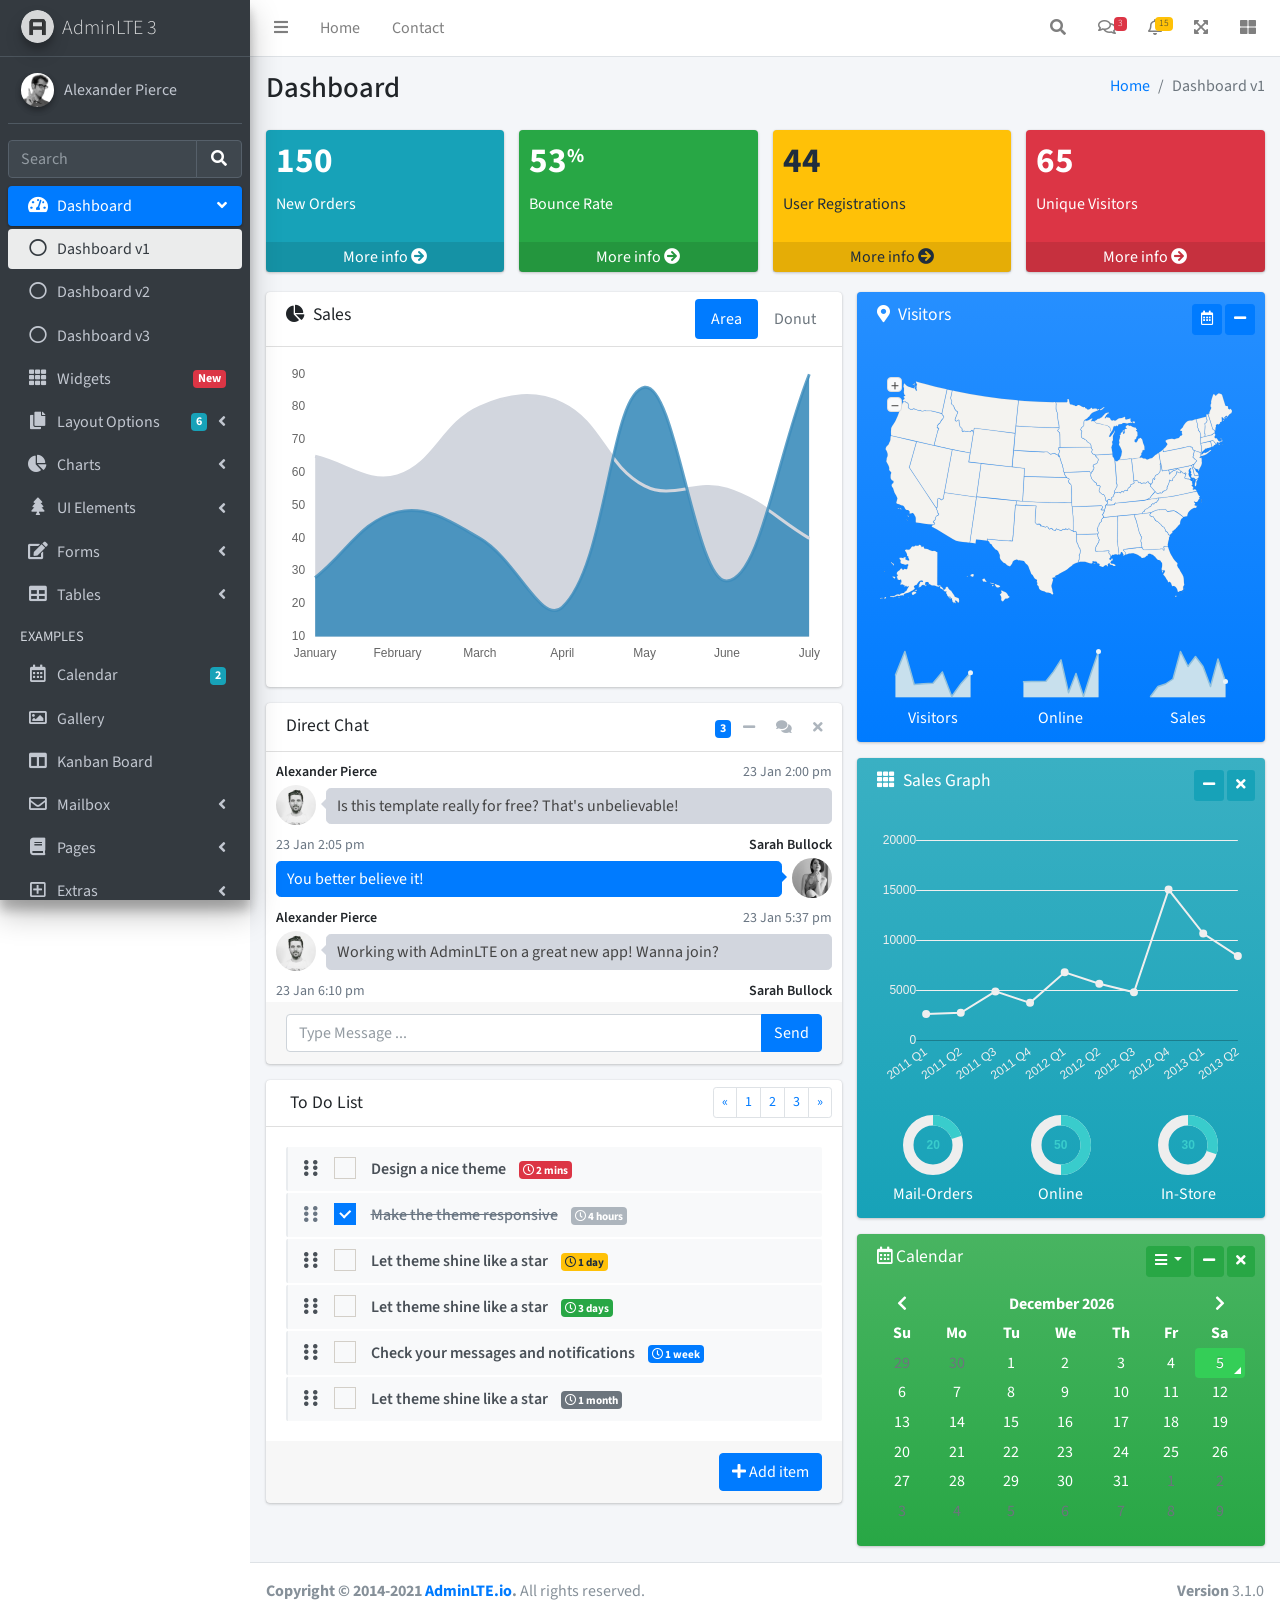
<file: frontend/Content/AdminLTE-3.1.0/index.html>
<!DOCTYPE html>
<html lang="en">
<head>
  <meta charset="utf-8">
  <meta name="viewport" content="width=device-width, initial-scale=1">
  <title>AdminLTE 3 | Dashboard</title>

  <!-- Google Font: Source Sans Pro -->
  <link rel="stylesheet" href="https://fonts.googleapis.com/css?family=Source+Sans+Pro:300,400,400i,700&display=fallback">
  <!-- Font Awesome -->
  <link rel="stylesheet" href="plugins/fontawesome-free/css/all.min.css">
  <!-- Ionicons -->
  <link rel="stylesheet" href="https://code.ionicframework.com/ionicons/2.0.1/css/ionicons.min.css">
  <!-- Tempusdominus Bootstrap 4 -->
  <link rel="stylesheet" href="plugins/tempusdominus-bootstrap-4/css/tempusdominus-bootstrap-4.min.css">
  <!-- iCheck -->
  <link rel="stylesheet" href="plugins/icheck-bootstrap/icheck-bootstrap.min.css">
  <!-- JQVMap -->
  <link rel="stylesheet" href="plugins/jqvmap/jqvmap.min.css">
  <!-- Theme style -->
  <link rel="stylesheet" href="dist/css/adminlte.min.css">
  <!-- overlayScrollbars -->
  <link rel="stylesheet" href="plugins/overlayScrollbars/css/OverlayScrollbars.min.css">
  <!-- Daterange picker -->
  <link rel="stylesheet" href="plugins/daterangepicker/daterangepicker.css">
  <!-- summernote -->
  <link rel="stylesheet" href="plugins/summernote/summernote-bs4.min.css">
</head>
<body class="hold-transition sidebar-mini layout-fixed">
<div class="wrapper">

  <!-- Preloader -->
  <div class="preloader flex-column justify-content-center align-items-center">
    <img class="animation__shake" src="dist/img/AdminLTELogo.png" alt="AdminLTELogo" height="60" width="60">
  </div>

  <!-- Navbar -->
  <nav class="main-header navbar navbar-expand navbar-white navbar-light">
    <!-- Left navbar links -->
    <ul class="navbar-nav">
      <li class="nav-item">
        <a class="nav-link" data-widget="pushmenu" href="#" role="button"><i class="fas fa-bars"></i></a>
      </li>
      <li class="nav-item d-none d-sm-inline-block">
        <a href="index3.html" class="nav-link">Home</a>
      </li>
      <li class="nav-item d-none d-sm-inline-block">
        <a href="#" class="nav-link">Contact</a>
      </li>
    </ul>

    <!-- Right navbar links -->
    <ul class="navbar-nav ml-auto">
      <!-- Navbar Search -->
      <li class="nav-item">
        <a class="nav-link" data-widget="navbar-search" href="#" role="button">
          <i class="fas fa-search"></i>
        </a>
        <div class="navbar-search-block">
          <form class="form-inline">
            <div class="input-group input-group-sm">
              <input class="form-control form-control-navbar" type="search" placeholder="Search" aria-label="Search">
              <div class="input-group-append">
                <button class="btn btn-navbar" type="submit">
                  <i class="fas fa-search"></i>
                </button>
                <button class="btn btn-navbar" type="button" data-widget="navbar-search">
                  <i class="fas fa-times"></i>
                </button>
              </div>
            </div>
          </form>
        </div>
      </li>

      <!-- Messages Dropdown Menu -->
      <li class="nav-item dropdown">
        <a class="nav-link" data-toggle="dropdown" href="#">
          <i class="far fa-comments"></i>
          <span class="badge badge-danger navbar-badge">3</span>
        </a>
        <div class="dropdown-menu dropdown-menu-lg dropdown-menu-right">
          <a href="#" class="dropdown-item">
            <!-- Message Start -->
            <div class="media">
              <img src="dist/img/user1-128x128.jpg" alt="User Avatar" class="img-size-50 mr-3 img-circle">
              <div class="media-body">
                <h3 class="dropdown-item-title">
                  Brad Diesel
                  <span class="float-right text-sm text-danger"><i class="fas fa-star"></i></span>
                </h3>
                <p class="text-sm">Call me whenever you can...</p>
                <p class="text-sm text-muted"><i class="far fa-clock mr-1"></i> 4 Hours Ago</p>
              </div>
            </div>
            <!-- Message End -->
          </a>
          <div class="dropdown-divider"></div>
          <a href="#" class="dropdown-item">
            <!-- Message Start -->
            <div class="media">
              <img src="dist/img/user8-128x128.jpg" alt="User Avatar" class="img-size-50 img-circle mr-3">
              <div class="media-body">
                <h3 class="dropdown-item-title">
                  John Pierce
                  <span class="float-right text-sm text-muted"><i class="fas fa-star"></i></span>
                </h3>
                <p class="text-sm">I got your message bro</p>
                <p class="text-sm text-muted"><i class="far fa-clock mr-1"></i> 4 Hours Ago</p>
              </div>
            </div>
            <!-- Message End -->
          </a>
          <div class="dropdown-divider"></div>
          <a href="#" class="dropdown-item">
            <!-- Message Start -->
            <div class="media">
              <img src="dist/img/user3-128x128.jpg" alt="User Avatar" class="img-size-50 img-circle mr-3">
              <div class="media-body">
                <h3 class="dropdown-item-title">
                  Nora Silvester
                  <span class="float-right text-sm text-warning"><i class="fas fa-star"></i></span>
                </h3>
                <p class="text-sm">The subject goes here</p>
                <p class="text-sm text-muted"><i class="far fa-clock mr-1"></i> 4 Hours Ago</p>
              </div>
            </div>
            <!-- Message End -->
          </a>
          <div class="dropdown-divider"></div>
          <a href="#" class="dropdown-item dropdown-footer">See All Messages</a>
        </div>
      </li>
      <!-- Notifications Dropdown Menu -->
      <li class="nav-item dropdown">
        <a class="nav-link" data-toggle="dropdown" href="#">
          <i class="far fa-bell"></i>
          <span class="badge badge-warning navbar-badge">15</span>
        </a>
        <div class="dropdown-menu dropdown-menu-lg dropdown-menu-right">
          <span class="dropdown-item dropdown-header">15 Notifications</span>
          <div class="dropdown-divider"></div>
          <a href="#" class="dropdown-item">
            <i class="fas fa-envelope mr-2"></i> 4 new messages
            <span class="float-right text-muted text-sm">3 mins</span>
          </a>
          <div class="dropdown-divider"></div>
          <a href="#" class="dropdown-item">
            <i class="fas fa-users mr-2"></i> 8 friend requests
            <span class="float-right text-muted text-sm">12 hours</span>
          </a>
          <div class="dropdown-divider"></div>
          <a href="#" class="dropdown-item">
            <i class="fas fa-file mr-2"></i> 3 new reports
            <span class="float-right text-muted text-sm">2 days</span>
          </a>
          <div class="dropdown-divider"></div>
          <a href="#" class="dropdown-item dropdown-footer">See All Notifications</a>
        </div>
      </li>
      <li class="nav-item">
        <a class="nav-link" data-widget="fullscreen" href="#" role="button">
          <i class="fas fa-expand-arrows-alt"></i>
        </a>
      </li>
      <li class="nav-item">
        <a class="nav-link" data-widget="control-sidebar" data-slide="true" href="#" role="button">
          <i class="fas fa-th-large"></i>
        </a>
      </li>
    </ul>
  </nav>
  <!-- /.navbar -->

  <!-- Main Sidebar Container -->
  <aside class="main-sidebar sidebar-dark-primary elevation-4">
    <!-- Brand Logo -->
    <a href="index3.html" class="brand-link">
      <img src="dist/img/AdminLTELogo.png" alt="AdminLTE Logo" class="brand-image img-circle elevation-3" style="opacity: .8">
      <span class="brand-text font-weight-light">AdminLTE 3</span>
    </a>

    <!-- Sidebar -->
    <div class="sidebar">
      <!-- Sidebar user panel (optional) -->
      <div class="user-panel mt-3 pb-3 mb-3 d-flex">
        <div class="image">
          <img src="dist/img/user2-160x160.jpg" class="img-circle elevation-2" alt="User Image">
        </div>
        <div class="info">
          <a href="#" class="d-block">Alexander Pierce</a>
        </div>
      </div>

      <!-- SidebarSearch Form -->
      <div class="form-inline">
        <div class="input-group" data-widget="sidebar-search">
          <input class="form-control form-control-sidebar" type="search" placeholder="Search" aria-label="Search">
          <div class="input-group-append">
            <button class="btn btn-sidebar">
              <i class="fas fa-search fa-fw"></i>
            </button>
          </div>
        </div>
      </div>

      <!-- Sidebar Menu -->
      <nav class="mt-2">
        <ul class="nav nav-pills nav-sidebar flex-column" data-widget="treeview" role="menu" data-accordion="false">
          <!-- Add icons to the links using the .nav-icon class
               with font-awesome or any other icon font library -->
          <li class="nav-item menu-open">
            <a href="#" class="nav-link active">
              <i class="nav-icon fas fa-tachometer-alt"></i>
              <p>
                Dashboard
                <i class="right fas fa-angle-left"></i>
              </p>
            </a>
            <ul class="nav nav-treeview">
              <li class="nav-item">
                <a href="./index.html" class="nav-link active">
                  <i class="far fa-circle nav-icon"></i>
                  <p>Dashboard v1</p>
                </a>
              </li>
              <li class="nav-item">
                <a href="./index2.html" class="nav-link">
                  <i class="far fa-circle nav-icon"></i>
                  <p>Dashboard v2</p>
                </a>
              </li>
              <li class="nav-item">
                <a href="./index3.html" class="nav-link">
                  <i class="far fa-circle nav-icon"></i>
                  <p>Dashboard v3</p>
                </a>
              </li>
            </ul>
          </li>
          <li class="nav-item">
            <a href="pages/widgets.html" class="nav-link">
              <i class="nav-icon fas fa-th"></i>
              <p>
                Widgets
                <span class="right badge badge-danger">New</span>
              </p>
            </a>
          </li>
          <li class="nav-item">
            <a href="#" class="nav-link">
              <i class="nav-icon fas fa-copy"></i>
              <p>
                Layout Options
                <i class="fas fa-angle-left right"></i>
                <span class="badge badge-info right">6</span>
              </p>
            </a>
            <ul class="nav nav-treeview">
              <li class="nav-item">
                <a href="pages/layout/top-nav.html" class="nav-link">
                  <i class="far fa-circle nav-icon"></i>
                  <p>Top Navigation</p>
                </a>
              </li>
              <li class="nav-item">
                <a href="pages/layout/top-nav-sidebar.html" class="nav-link">
                  <i class="far fa-circle nav-icon"></i>
                  <p>Top Navigation + Sidebar</p>
                </a>
              </li>
              <li class="nav-item">
                <a href="pages/layout/boxed.html" class="nav-link">
                  <i class="far fa-circle nav-icon"></i>
                  <p>Boxed</p>
                </a>
              </li>
              <li class="nav-item">
                <a href="pages/layout/fixed-sidebar.html" class="nav-link">
                  <i class="far fa-circle nav-icon"></i>
                  <p>Fixed Sidebar</p>
                </a>
              </li>
              <li class="nav-item">
                <a href="pages/layout/fixed-sidebar-custom.html" class="nav-link">
                  <i class="far fa-circle nav-icon"></i>
                  <p>Fixed Sidebar <small>+ Custom Area</small></p>
                </a>
              </li>
              <li class="nav-item">
                <a href="pages/layout/fixed-topnav.html" class="nav-link">
                  <i class="far fa-circle nav-icon"></i>
                  <p>Fixed Navbar</p>
                </a>
              </li>
              <li class="nav-item">
                <a href="pages/layout/fixed-footer.html" class="nav-link">
                  <i class="far fa-circle nav-icon"></i>
                  <p>Fixed Footer</p>
                </a>
              </li>
              <li class="nav-item">
                <a href="pages/layout/collapsed-sidebar.html" class="nav-link">
                  <i class="far fa-circle nav-icon"></i>
                  <p>Collapsed Sidebar</p>
                </a>
              </li>
            </ul>
          </li>
          <li class="nav-item">
            <a href="#" class="nav-link">
              <i class="nav-icon fas fa-chart-pie"></i>
              <p>
                Charts
                <i class="right fas fa-angle-left"></i>
              </p>
            </a>
            <ul class="nav nav-treeview">
              <li class="nav-item">
                <a href="pages/charts/chartjs.html" class="nav-link">
                  <i class="far fa-circle nav-icon"></i>
                  <p>ChartJS</p>
                </a>
              </li>
              <li class="nav-item">
                <a href="pages/charts/flot.html" class="nav-link">
                  <i class="far fa-circle nav-icon"></i>
                  <p>Flot</p>
                </a>
              </li>
              <li class="nav-item">
                <a href="pages/charts/inline.html" class="nav-link">
                  <i class="far fa-circle nav-icon"></i>
                  <p>Inline</p>
                </a>
              </li>
              <li class="nav-item">
                <a href="pages/charts/uplot.html" class="nav-link">
                  <i class="far fa-circle nav-icon"></i>
                  <p>uPlot</p>
                </a>
              </li>
            </ul>
          </li>
          <li class="nav-item">
            <a href="#" class="nav-link">
              <i class="nav-icon fas fa-tree"></i>
              <p>
                UI Elements
                <i class="fas fa-angle-left right"></i>
              </p>
            </a>
            <ul class="nav nav-treeview">
              <li class="nav-item">
                <a href="pages/UI/general.html" class="nav-link">
                  <i class="far fa-circle nav-icon"></i>
                  <p>General</p>
                </a>
              </li>
              <li class="nav-item">
                <a href="pages/UI/icons.html" class="nav-link">
                  <i class="far fa-circle nav-icon"></i>
                  <p>Icons</p>
                </a>
              </li>
              <li class="nav-item">
                <a href="pages/UI/buttons.html" class="nav-link">
                  <i class="far fa-circle nav-icon"></i>
                  <p>Buttons</p>
                </a>
              </li>
              <li class="nav-item">
                <a href="pages/UI/sliders.html" class="nav-link">
                  <i class="far fa-circle nav-icon"></i>
                  <p>Sliders</p>
                </a>
              </li>
              <li class="nav-item">
                <a href="pages/UI/modals.html" class="nav-link">
                  <i class="far fa-circle nav-icon"></i>
                  <p>Modals & Alerts</p>
                </a>
              </li>
              <li class="nav-item">
                <a href="pages/UI/navbar.html" class="nav-link">
                  <i class="far fa-circle nav-icon"></i>
                  <p>Navbar & Tabs</p>
                </a>
              </li>
              <li class="nav-item">
                <a href="pages/UI/timeline.html" class="nav-link">
                  <i class="far fa-circle nav-icon"></i>
                  <p>Timeline</p>
                </a>
              </li>
              <li class="nav-item">
                <a href="pages/UI/ribbons.html" class="nav-link">
                  <i class="far fa-circle nav-icon"></i>
                  <p>Ribbons</p>
                </a>
              </li>
            </ul>
          </li>
          <li class="nav-item">
            <a href="#" class="nav-link">
              <i class="nav-icon fas fa-edit"></i>
              <p>
                Forms
                <i class="fas fa-angle-left right"></i>
              </p>
            </a>
            <ul class="nav nav-treeview">
              <li class="nav-item">
                <a href="pages/forms/general.html" class="nav-link">
                  <i class="far fa-circle nav-icon"></i>
                  <p>General Elements</p>
                </a>
              </li>
              <li class="nav-item">
                <a href="pages/forms/advanced.html" class="nav-link">
                  <i class="far fa-circle nav-icon"></i>
                  <p>Advanced Elements</p>
                </a>
              </li>
              <li class="nav-item">
                <a href="pages/forms/editors.html" class="nav-link">
                  <i class="far fa-circle nav-icon"></i>
                  <p>Editors</p>
                </a>
              </li>
              <li class="nav-item">
                <a href="pages/forms/validation.html" class="nav-link">
                  <i class="far fa-circle nav-icon"></i>
                  <p>Validation</p>
                </a>
              </li>
            </ul>
          </li>
          <li class="nav-item">
            <a href="#" class="nav-link">
              <i class="nav-icon fas fa-table"></i>
              <p>
                Tables
                <i class="fas fa-angle-left right"></i>
              </p>
            </a>
            <ul class="nav nav-treeview">
              <li class="nav-item">
                <a href="pages/tables/simple.html" class="nav-link">
                  <i class="far fa-circle nav-icon"></i>
                  <p>Simple Tables</p>
                </a>
              </li>
              <li class="nav-item">
                <a href="pages/tables/data.html" class="nav-link">
                  <i class="far fa-circle nav-icon"></i>
                  <p>DataTables</p>
                </a>
              </li>
              <li class="nav-item">
                <a href="pages/tables/jsgrid.html" class="nav-link">
                  <i class="far fa-circle nav-icon"></i>
                  <p>jsGrid</p>
                </a>
              </li>
            </ul>
          </li>
          <li class="nav-header">EXAMPLES</li>
          <li class="nav-item">
            <a href="pages/calendar.html" class="nav-link">
              <i class="nav-icon far fa-calendar-alt"></i>
              <p>
                Calendar
                <span class="badge badge-info right">2</span>
              </p>
            </a>
          </li>
          <li class="nav-item">
            <a href="pages/gallery.html" class="nav-link">
              <i class="nav-icon far fa-image"></i>
              <p>
                Gallery
              </p>
            </a>
          </li>
          <li class="nav-item">
            <a href="pages/kanban.html" class="nav-link">
              <i class="nav-icon fas fa-columns"></i>
              <p>
                Kanban Board
              </p>
            </a>
          </li>
          <li class="nav-item">
            <a href="#" class="nav-link">
              <i class="nav-icon far fa-envelope"></i>
              <p>
                Mailbox
                <i class="fas fa-angle-left right"></i>
              </p>
            </a>
            <ul class="nav nav-treeview">
              <li class="nav-item">
                <a href="pages/mailbox/mailbox.html" class="nav-link">
                  <i class="far fa-circle nav-icon"></i>
                  <p>Inbox</p>
                </a>
              </li>
              <li class="nav-item">
                <a href="pages/mailbox/compose.html" class="nav-link">
                  <i class="far fa-circle nav-icon"></i>
                  <p>Compose</p>
                </a>
              </li>
              <li class="nav-item">
                <a href="pages/mailbox/read-mail.html" class="nav-link">
                  <i class="far fa-circle nav-icon"></i>
                  <p>Read</p>
                </a>
              </li>
            </ul>
          </li>
          <li class="nav-item">
            <a href="#" class="nav-link">
              <i class="nav-icon fas fa-book"></i>
              <p>
                Pages
                <i class="fas fa-angle-left right"></i>
              </p>
            </a>
            <ul class="nav nav-treeview">
              <li class="nav-item">
                <a href="pages/examples/invoice.html" class="nav-link">
                  <i class="far fa-circle nav-icon"></i>
                  <p>Invoice</p>
                </a>
              </li>
              <li class="nav-item">
                <a href="pages/examples/profile.html" class="nav-link">
                  <i class="far fa-circle nav-icon"></i>
                  <p>Profile</p>
                </a>
              </li>
              <li class="nav-item">
                <a href="pages/examples/e-commerce.html" class="nav-link">
                  <i class="far fa-circle nav-icon"></i>
                  <p>E-commerce</p>
                </a>
              </li>
              <li class="nav-item">
                <a href="pages/examples/projects.html" class="nav-link">
                  <i class="far fa-circle nav-icon"></i>
                  <p>Projects</p>
                </a>
              </li>
              <li class="nav-item">
                <a href="pages/examples/project-add.html" class="nav-link">
                  <i class="far fa-circle nav-icon"></i>
                  <p>Project Add</p>
                </a>
              </li>
              <li class="nav-item">
                <a href="pages/examples/project-edit.html" class="nav-link">
                  <i class="far fa-circle nav-icon"></i>
                  <p>Project Edit</p>
                </a>
              </li>
              <li class="nav-item">
                <a href="pages/examples/project-detail.html" class="nav-link">
                  <i class="far fa-circle nav-icon"></i>
                  <p>Project Detail</p>
                </a>
              </li>
              <li class="nav-item">
                <a href="pages/examples/contacts.html" class="nav-link">
                  <i class="far fa-circle nav-icon"></i>
                  <p>Contacts</p>
                </a>
              </li>
              <li class="nav-item">
                <a href="pages/examples/faq.html" class="nav-link">
                  <i class="far fa-circle nav-icon"></i>
                  <p>FAQ</p>
                </a>
              </li>
              <li class="nav-item">
                <a href="pages/examples/contact-us.html" class="nav-link">
                  <i class="far fa-circle nav-icon"></i>
                  <p>Contact us</p>
                </a>
              </li>
            </ul>
          </li>
          <li class="nav-item">
            <a href="#" class="nav-link">
              <i class="nav-icon far fa-plus-square"></i>
              <p>
                Extras
                <i class="fas fa-angle-left right"></i>
              </p>
            </a>
            <ul class="nav nav-treeview">
              <li class="nav-item">
                <a href="#" class="nav-link">
                  <i class="far fa-circle nav-icon"></i>
                  <p>
                    Login & Register v1
                    <i class="fas fa-angle-left right"></i>
                  </p>
                </a>
                <ul class="nav nav-treeview">
                  <li class="nav-item">
                    <a href="pages/examples/login.html" class="nav-link">
                      <i class="far fa-circle nav-icon"></i>
                      <p>Login v1</p>
                    </a>
                  </li>
                  <li class="nav-item">
                    <a href="pages/examples/register.html" class="nav-link">
                      <i class="far fa-circle nav-icon"></i>
                      <p>Register v1</p>
                    </a>
                  </li>
                  <li class="nav-item">
                    <a href="pages/examples/forgot-password.html" class="nav-link">
                      <i class="far fa-circle nav-icon"></i>
                      <p>Forgot Password v1</p>
                    </a>
                  </li>
                  <li class="nav-item">
                    <a href="pages/examples/recover-password.html" class="nav-link">
                      <i class="far fa-circle nav-icon"></i>
                      <p>Recover Password v1</p>
                    </a>
                  </li>
                </ul>
              </li>
              <li class="nav-item">
                <a href="#" class="nav-link">
                  <i class="far fa-circle nav-icon"></i>
                  <p>
                    Login & Register v2
                    <i class="fas fa-angle-left right"></i>
                  </p>
                </a>
                <ul class="nav nav-treeview">
                  <li class="nav-item">
                    <a href="pages/examples/login-v2.html" class="nav-link">
                      <i class="far fa-circle nav-icon"></i>
                      <p>Login v2</p>
                    </a>
                  </li>
                  <li class="nav-item">
                    <a href="pages/examples/register-v2.html" class="nav-link">
                      <i class="far fa-circle nav-icon"></i>
                      <p>Register v2</p>
                    </a>
                  </li>
                  <li class="nav-item">
                    <a href="pages/examples/forgot-password-v2.html" class="nav-link">
                      <i class="far fa-circle nav-icon"></i>
                      <p>Forgot Password v2</p>
                    </a>
                  </li>
                  <li class="nav-item">
                    <a href="pages/examples/recover-password-v2.html" class="nav-link">
                      <i class="far fa-circle nav-icon"></i>
                      <p>Recover Password v2</p>
                    </a>
                  </li>
                </ul>
              </li>
              <li class="nav-item">
                <a href="pages/examples/lockscreen.html" class="nav-link">
                  <i class="far fa-circle nav-icon"></i>
                  <p>Lockscreen</p>
                </a>
              </li>
              <li class="nav-item">
                <a href="pages/examples/legacy-user-menu.html" class="nav-link">
                  <i class="far fa-circle nav-icon"></i>
                  <p>Legacy User Menu</p>
                </a>
              </li>
              <li class="nav-item">
                <a href="pages/examples/language-menu.html" class="nav-link">
                  <i class="far fa-circle nav-icon"></i>
                  <p>Language Menu</p>
                </a>
              </li>
              <li class="nav-item">
                <a href="pages/examples/404.html" class="nav-link">
                  <i class="far fa-circle nav-icon"></i>
                  <p>Error 404</p>
                </a>
              </li>
              <li class="nav-item">
                <a href="pages/examples/500.html" class="nav-link">
                  <i class="far fa-circle nav-icon"></i>
                  <p>Error 500</p>
                </a>
              </li>
              <li class="nav-item">
                <a href="pages/examples/pace.html" class="nav-link">
                  <i class="far fa-circle nav-icon"></i>
                  <p>Pace</p>
                </a>
              </li>
              <li class="nav-item">
                <a href="pages/examples/blank.html" class="nav-link">
                  <i class="far fa-circle nav-icon"></i>
                  <p>Blank Page</p>
                </a>
              </li>
              <li class="nav-item">
                <a href="starter.html" class="nav-link">
                  <i class="far fa-circle nav-icon"></i>
                  <p>Starter Page</p>
                </a>
              </li>
            </ul>
          </li>
          <li class="nav-item">
            <a href="#" class="nav-link">
              <i class="nav-icon fas fa-search"></i>
              <p>
                Search
                <i class="fas fa-angle-left right"></i>
              </p>
            </a>
            <ul class="nav nav-treeview">
              <li class="nav-item">
                <a href="pages/search/simple.html" class="nav-link">
                  <i class="far fa-circle nav-icon"></i>
                  <p>Simple Search</p>
                </a>
              </li>
              <li class="nav-item">
                <a href="pages/search/enhanced.html" class="nav-link">
                  <i class="far fa-circle nav-icon"></i>
                  <p>Enhanced</p>
                </a>
              </li>
            </ul>
          </li>
          <li class="nav-header">MISCELLANEOUS</li>
          <li class="nav-item">
            <a href="iframe.html" class="nav-link">
              <i class="nav-icon fas fa-ellipsis-h"></i>
              <p>Tabbed IFrame Plugin</p>
            </a>
          </li>
          <li class="nav-item">
            <a href="https://adminlte.io/docs/3.1/" class="nav-link">
              <i class="nav-icon fas fa-file"></i>
              <p>Documentation</p>
            </a>
          </li>
          <li class="nav-header">MULTI LEVEL EXAMPLE</li>
          <li class="nav-item">
            <a href="#" class="nav-link">
              <i class="fas fa-circle nav-icon"></i>
              <p>Level 1</p>
            </a>
          </li>
          <li class="nav-item">
            <a href="#" class="nav-link">
              <i class="nav-icon fas fa-circle"></i>
              <p>
                Level 1
                <i class="right fas fa-angle-left"></i>
              </p>
            </a>
            <ul class="nav nav-treeview">
              <li class="nav-item">
                <a href="#" class="nav-link">
                  <i class="far fa-circle nav-icon"></i>
                  <p>Level 2</p>
                </a>
              </li>
              <li class="nav-item">
                <a href="#" class="nav-link">
                  <i class="far fa-circle nav-icon"></i>
                  <p>
                    Level 2
                    <i class="right fas fa-angle-left"></i>
                  </p>
                </a>
                <ul class="nav nav-treeview">
                  <li class="nav-item">
                    <a href="#" class="nav-link">
                      <i class="far fa-dot-circle nav-icon"></i>
                      <p>Level 3</p>
                    </a>
                  </li>
                  <li class="nav-item">
                    <a href="#" class="nav-link">
                      <i class="far fa-dot-circle nav-icon"></i>
                      <p>Level 3</p>
                    </a>
                  </li>
                  <li class="nav-item">
                    <a href="#" class="nav-link">
                      <i class="far fa-dot-circle nav-icon"></i>
                      <p>Level 3</p>
                    </a>
                  </li>
                </ul>
              </li>
              <li class="nav-item">
                <a href="#" class="nav-link">
                  <i class="far fa-circle nav-icon"></i>
                  <p>Level 2</p>
                </a>
              </li>
            </ul>
          </li>
          <li class="nav-item">
            <a href="#" class="nav-link">
              <i class="fas fa-circle nav-icon"></i>
              <p>Level 1</p>
            </a>
          </li>
          <li class="nav-header">LABELS</li>
          <li class="nav-item">
            <a href="#" class="nav-link">
              <i class="nav-icon far fa-circle text-danger"></i>
              <p class="text">Important</p>
            </a>
          </li>
          <li class="nav-item">
            <a href="#" class="nav-link">
              <i class="nav-icon far fa-circle text-warning"></i>
              <p>Warning</p>
            </a>
          </li>
          <li class="nav-item">
            <a href="#" class="nav-link">
              <i class="nav-icon far fa-circle text-info"></i>
              <p>Informational</p>
            </a>
          </li>
        </ul>
      </nav>
      <!-- /.sidebar-menu -->
    </div>
    <!-- /.sidebar -->
  </aside>

  <!-- Content Wrapper. Contains page content -->
  <div class="content-wrapper">
    <!-- Content Header (Page header) -->
    <div class="content-header">
      <div class="container-fluid">
        <div class="row mb-2">
          <div class="col-sm-6">
            <h1 class="m-0">Dashboard</h1>
          </div><!-- /.col -->
          <div class="col-sm-6">
            <ol class="breadcrumb float-sm-right">
              <li class="breadcrumb-item"><a href="#">Home</a></li>
              <li class="breadcrumb-item active">Dashboard v1</li>
            </ol>
          </div><!-- /.col -->
        </div><!-- /.row -->
      </div><!-- /.container-fluid -->
    </div>
    <!-- /.content-header -->

    <!-- Main content -->
    <section class="content">
      <div class="container-fluid">
        <!-- Small boxes (Stat box) -->
        <div class="row">
          <div class="col-lg-3 col-6">
            <!-- small box -->
            <div class="small-box bg-info">
              <div class="inner">
                <h3>150</h3>

                <p>New Orders</p>
              </div>
              <div class="icon">
                <i class="ion ion-bag"></i>
              </div>
              <a href="#" class="small-box-footer">More info <i class="fas fa-arrow-circle-right"></i></a>
            </div>
          </div>
          <!-- ./col -->
          <div class="col-lg-3 col-6">
            <!-- small box -->
            <div class="small-box bg-success">
              <div class="inner">
                <h3>53<sup style="font-size: 20px">%</sup></h3>

                <p>Bounce Rate</p>
              </div>
              <div class="icon">
                <i class="ion ion-stats-bars"></i>
              </div>
              <a href="#" class="small-box-footer">More info <i class="fas fa-arrow-circle-right"></i></a>
            </div>
          </div>
          <!-- ./col -->
          <div class="col-lg-3 col-6">
            <!-- small box -->
            <div class="small-box bg-warning">
              <div class="inner">
                <h3>44</h3>

                <p>User Registrations</p>
              </div>
              <div class="icon">
                <i class="ion ion-person-add"></i>
              </div>
              <a href="#" class="small-box-footer">More info <i class="fas fa-arrow-circle-right"></i></a>
            </div>
          </div>
          <!-- ./col -->
          <div class="col-lg-3 col-6">
            <!-- small box -->
            <div class="small-box bg-danger">
              <div class="inner">
                <h3>65</h3>

                <p>Unique Visitors</p>
              </div>
              <div class="icon">
                <i class="ion ion-pie-graph"></i>
              </div>
              <a href="#" class="small-box-footer">More info <i class="fas fa-arrow-circle-right"></i></a>
            </div>
          </div>
          <!-- ./col -->
        </div>
        <!-- /.row -->
        <!-- Main row -->
        <div class="row">
          <!-- Left col -->
          <section class="col-lg-7 connectedSortable">
            <!-- Custom tabs (Charts with tabs)-->
            <div class="card">
              <div class="card-header">
                <h3 class="card-title">
                  <i class="fas fa-chart-pie mr-1"></i>
                  Sales
                </h3>
                <div class="card-tools">
                  <ul class="nav nav-pills ml-auto">
                    <li class="nav-item">
                      <a class="nav-link active" href="#revenue-chart" data-toggle="tab">Area</a>
                    </li>
                    <li class="nav-item">
                      <a class="nav-link" href="#sales-chart" data-toggle="tab">Donut</a>
                    </li>
                  </ul>
                </div>
              </div><!-- /.card-header -->
              <div class="card-body">
                <div class="tab-content p-0">
                  <!-- Morris chart - Sales -->
                  <div class="chart tab-pane active" id="revenue-chart"
                       style="position: relative; height: 300px;">
                      <canvas id="revenue-chart-canvas" height="300" style="height: 300px;"></canvas>
                   </div>
                  <div class="chart tab-pane" id="sales-chart" style="position: relative; height: 300px;">
                    <canvas id="sales-chart-canvas" height="300" style="height: 300px;"></canvas>
                  </div>
                </div>
              </div><!-- /.card-body -->
            </div>
            <!-- /.card -->

            <!-- DIRECT CHAT -->
            <div class="card direct-chat direct-chat-primary">
              <div class="card-header">
                <h3 class="card-title">Direct Chat</h3>

                <div class="card-tools">
                  <span title="3 New Messages" class="badge badge-primary">3</span>
                  <button type="button" class="btn btn-tool" data-card-widget="collapse">
                    <i class="fas fa-minus"></i>
                  </button>
                  <button type="button" class="btn btn-tool" title="Contacts" data-widget="chat-pane-toggle">
                    <i class="fas fa-comments"></i>
                  </button>
                  <button type="button" class="btn btn-tool" data-card-widget="remove">
                    <i class="fas fa-times"></i>
                  </button>
                </div>
              </div>
              <!-- /.card-header -->
              <div class="card-body">
                <!-- Conversations are loaded here -->
                <div class="direct-chat-messages">
                  <!-- Message. Default to the left -->
                  <div class="direct-chat-msg">
                    <div class="direct-chat-infos clearfix">
                      <span class="direct-chat-name float-left">Alexander Pierce</span>
                      <span class="direct-chat-timestamp float-right">23 Jan 2:00 pm</span>
                    </div>
                    <!-- /.direct-chat-infos -->
                    <img class="direct-chat-img" src="dist/img/user1-128x128.jpg" alt="message user image">
                    <!-- /.direct-chat-img -->
                    <div class="direct-chat-text">
                      Is this template really for free? That's unbelievable!
                    </div>
                    <!-- /.direct-chat-text -->
                  </div>
                  <!-- /.direct-chat-msg -->

                  <!-- Message to the right -->
                  <div class="direct-chat-msg right">
                    <div class="direct-chat-infos clearfix">
                      <span class="direct-chat-name float-right">Sarah Bullock</span>
                      <span class="direct-chat-timestamp float-left">23 Jan 2:05 pm</span>
                    </div>
                    <!-- /.direct-chat-infos -->
                    <img class="direct-chat-img" src="dist/img/user3-128x128.jpg" alt="message user image">
                    <!-- /.direct-chat-img -->
                    <div class="direct-chat-text">
                      You better believe it!
                    </div>
                    <!-- /.direct-chat-text -->
                  </div>
                  <!-- /.direct-chat-msg -->

                  <!-- Message. Default to the left -->
                  <div class="direct-chat-msg">
                    <div class="direct-chat-infos clearfix">
                      <span class="direct-chat-name float-left">Alexander Pierce</span>
                      <span class="direct-chat-timestamp float-right">23 Jan 5:37 pm</span>
                    </div>
                    <!-- /.direct-chat-infos -->
                    <img class="direct-chat-img" src="dist/img/user1-128x128.jpg" alt="message user image">
                    <!-- /.direct-chat-img -->
                    <div class="direct-chat-text">
                      Working with AdminLTE on a great new app! Wanna join?
                    </div>
                    <!-- /.direct-chat-text -->
                  </div>
                  <!-- /.direct-chat-msg -->

                  <!-- Message to the right -->
                  <div class="direct-chat-msg right">
                    <div class="direct-chat-infos clearfix">
                      <span class="direct-chat-name float-right">Sarah Bullock</span>
                      <span class="direct-chat-timestamp float-left">23 Jan 6:10 pm</span>
                    </div>
                    <!-- /.direct-chat-infos -->
                    <img class="direct-chat-img" src="dist/img/user3-128x128.jpg" alt="message user image">
                    <!-- /.direct-chat-img -->
                    <div class="direct-chat-text">
                      I would love to.
                    </div>
                    <!-- /.direct-chat-text -->
                  </div>
                  <!-- /.direct-chat-msg -->

                </div>
                <!--/.direct-chat-messages-->

                <!-- Contacts are loaded here -->
                <div class="direct-chat-contacts">
                  <ul class="contacts-list">
                    <li>
                      <a href="#">
                        <img class="contacts-list-img" src="dist/img/user1-128x128.jpg" alt="User Avatar">

                        <div class="contacts-list-info">
                          <span class="contacts-list-name">
                            Count Dracula
                            <small class="contacts-list-date float-right">2/28/2015</small>
                          </span>
                          <span class="contacts-list-msg">How have you been? I was...</span>
                        </div>
                        <!-- /.contacts-list-info -->
                      </a>
                    </li>
                    <!-- End Contact Item -->
                    <li>
                      <a href="#">
                        <img class="contacts-list-img" src="dist/img/user7-128x128.jpg" alt="User Avatar">

                        <div class="contacts-list-info">
                          <span class="contacts-list-name">
                            Sarah Doe
                            <small class="contacts-list-date float-right">2/23/2015</small>
                          </span>
                          <span class="contacts-list-msg">I will be waiting for...</span>
                        </div>
                        <!-- /.contacts-list-info -->
                      </a>
                    </li>
                    <!-- End Contact Item -->
                    <li>
                      <a href="#">
                        <img class="contacts-list-img" src="dist/img/user3-128x128.jpg" alt="User Avatar">

                        <div class="contacts-list-info">
                          <span class="contacts-list-name">
                            Nadia Jolie
                            <small class="contacts-list-date float-right">2/20/2015</small>
                          </span>
                          <span class="contacts-list-msg">I'll call you back at...</span>
                        </div>
                        <!-- /.contacts-list-info -->
                      </a>
                    </li>
                    <!-- End Contact Item -->
                    <li>
                      <a href="#">
                        <img class="contacts-list-img" src="dist/img/user5-128x128.jpg" alt="User Avatar">

                        <div class="contacts-list-info">
                          <span class="contacts-list-name">
                            Nora S. Vans
                            <small class="contacts-list-date float-right">2/10/2015</small>
                          </span>
                          <span class="contacts-list-msg">Where is your new...</span>
                        </div>
                        <!-- /.contacts-list-info -->
                      </a>
                    </li>
                    <!-- End Contact Item -->
                    <li>
                      <a href="#">
                        <img class="contacts-list-img" src="dist/img/user6-128x128.jpg" alt="User Avatar">

                        <div class="contacts-list-info">
                          <span class="contacts-list-name">
                            John K.
                            <small class="contacts-list-date float-right">1/27/2015</small>
                          </span>
                          <span class="contacts-list-msg">Can I take a look at...</span>
                        </div>
                        <!-- /.contacts-list-info -->
                      </a>
                    </li>
                    <!-- End Contact Item -->
                    <li>
                      <a href="#">
                        <img class="contacts-list-img" src="dist/img/user8-128x128.jpg" alt="User Avatar">

                        <div class="contacts-list-info">
                          <span class="contacts-list-name">
                            Kenneth M.
                            <small class="contacts-list-date float-right">1/4/2015</small>
                          </span>
                          <span class="contacts-list-msg">Never mind I found...</span>
                        </div>
                        <!-- /.contacts-list-info -->
                      </a>
                    </li>
                    <!-- End Contact Item -->
                  </ul>
                  <!-- /.contacts-list -->
                </div>
                <!-- /.direct-chat-pane -->
              </div>
              <!-- /.card-body -->
              <div class="card-footer">
                <form action="#" method="post">
                  <div class="input-group">
                    <input type="text" name="message" placeholder="Type Message ..." class="form-control">
                    <span class="input-group-append">
                      <button type="button" class="btn btn-primary">Send</button>
                    </span>
                  </div>
                </form>
              </div>
              <!-- /.card-footer-->
            </div>
            <!--/.direct-chat -->

            <!-- TO DO List -->
            <div class="card">
              <div class="card-header">
                <h3 class="card-title">
                  <i class="ion ion-clipboard mr-1"></i>
                  To Do List
                </h3>

                <div class="card-tools">
                  <ul class="pagination pagination-sm">
                    <li class="page-item"><a href="#" class="page-link">&laquo;</a></li>
                    <li class="page-item"><a href="#" class="page-link">1</a></li>
                    <li class="page-item"><a href="#" class="page-link">2</a></li>
                    <li class="page-item"><a href="#" class="page-link">3</a></li>
                    <li class="page-item"><a href="#" class="page-link">&raquo;</a></li>
                  </ul>
                </div>
              </div>
              <!-- /.card-header -->
              <div class="card-body">
                <ul class="todo-list" data-widget="todo-list">
                  <li>
                    <!-- drag handle -->
                    <span class="handle">
                      <i class="fas fa-ellipsis-v"></i>
                      <i class="fas fa-ellipsis-v"></i>
                    </span>
                    <!-- checkbox -->
                    <div  class="icheck-primary d-inline ml-2">
                      <input type="checkbox" value="" name="todo1" id="todoCheck1">
                      <label for="todoCheck1"></label>
                    </div>
                    <!-- todo text -->
                    <span class="text">Design a nice theme</span>
                    <!-- Emphasis label -->
                    <small class="badge badge-danger"><i class="far fa-clock"></i> 2 mins</small>
                    <!-- General tools such as edit or delete-->
                    <div class="tools">
                      <i class="fas fa-edit"></i>
                      <i class="fas fa-trash-o"></i>
                    </div>
                  </li>
                  <li>
                    <span class="handle">
                      <i class="fas fa-ellipsis-v"></i>
                      <i class="fas fa-ellipsis-v"></i>
                    </span>
                    <div  class="icheck-primary d-inline ml-2">
                      <input type="checkbox" value="" name="todo2" id="todoCheck2" checked>
                      <label for="todoCheck2"></label>
                    </div>
                    <span class="text">Make the theme responsive</span>
                    <small class="badge badge-info"><i class="far fa-clock"></i> 4 hours</small>
                    <div class="tools">
                      <i class="fas fa-edit"></i>
                      <i class="fas fa-trash-o"></i>
                    </div>
                  </li>
                  <li>
                    <span class="handle">
                      <i class="fas fa-ellipsis-v"></i>
                      <i class="fas fa-ellipsis-v"></i>
                    </span>
                    <div  class="icheck-primary d-inline ml-2">
                      <input type="checkbox" value="" name="todo3" id="todoCheck3">
                      <label for="todoCheck3"></label>
                    </div>
                    <span class="text">Let theme shine like a star</span>
                    <small class="badge badge-warning"><i class="far fa-clock"></i> 1 day</small>
                    <div class="tools">
                      <i class="fas fa-edit"></i>
                      <i class="fas fa-trash-o"></i>
                    </div>
                  </li>
                  <li>
                    <span class="handle">
                      <i class="fas fa-ellipsis-v"></i>
                      <i class="fas fa-ellipsis-v"></i>
                    </span>
                    <div  class="icheck-primary d-inline ml-2">
                      <input type="checkbox" value="" name="todo4" id="todoCheck4">
                      <label for="todoCheck4"></label>
                    </div>
                    <span class="text">Let theme shine like a star</span>
                    <small class="badge badge-success"><i class="far fa-clock"></i> 3 days</small>
                    <div class="tools">
                      <i class="fas fa-edit"></i>
                      <i class="fas fa-trash-o"></i>
                    </div>
                  </li>
                  <li>
                    <span class="handle">
                      <i class="fas fa-ellipsis-v"></i>
                      <i class="fas fa-ellipsis-v"></i>
                    </span>
                    <div  class="icheck-primary d-inline ml-2">
                      <input type="checkbox" value="" name="todo5" id="todoCheck5">
                      <label for="todoCheck5"></label>
                    </div>
                    <span class="text">Check your messages and notifications</span>
                    <small class="badge badge-primary"><i class="far fa-clock"></i> 1 week</small>
                    <div class="tools">
                      <i class="fas fa-edit"></i>
                      <i class="fas fa-trash-o"></i>
                    </div>
                  </li>
                  <li>
                    <span class="handle">
                      <i class="fas fa-ellipsis-v"></i>
                      <i class="fas fa-ellipsis-v"></i>
                    </span>
                    <div  class="icheck-primary d-inline ml-2">
                      <input type="checkbox" value="" name="todo6" id="todoCheck6">
                      <label for="todoCheck6"></label>
                    </div>
                    <span class="text">Let theme shine like a star</span>
                    <small class="badge badge-secondary"><i class="far fa-clock"></i> 1 month</small>
                    <div class="tools">
                      <i class="fas fa-edit"></i>
                      <i class="fas fa-trash-o"></i>
                    </div>
                  </li>
                </ul>
              </div>
              <!-- /.card-body -->
              <div class="card-footer clearfix">
                <button type="button" class="btn btn-primary float-right"><i class="fas fa-plus"></i> Add item</button>
              </div>
            </div>
            <!-- /.card -->
          </section>
          <!-- /.Left col -->
          <!-- right col (We are only adding the ID to make the widgets sortable)-->
          <section class="col-lg-5 connectedSortable">

            <!-- Map card -->
            <div class="card bg-gradient-primary">
              <div class="card-header border-0">
                <h3 class="card-title">
                  <i class="fas fa-map-marker-alt mr-1"></i>
                  Visitors
                </h3>
                <!-- card tools -->
                <div class="card-tools">
                  <button type="button" class="btn btn-primary btn-sm daterange" title="Date range">
                    <i class="far fa-calendar-alt"></i>
                  </button>
                  <button type="button" class="btn btn-primary btn-sm" data-card-widget="collapse" title="Collapse">
                    <i class="fas fa-minus"></i>
                  </button>
                </div>
                <!-- /.card-tools -->
              </div>
              <div class="card-body">
                <div id="world-map" style="height: 250px; width: 100%;"></div>
              </div>
              <!-- /.card-body-->
              <div class="card-footer bg-transparent">
                <div class="row">
                  <div class="col-4 text-center">
                    <div id="sparkline-1"></div>
                    <div class="text-white">Visitors</div>
                  </div>
                  <!-- ./col -->
                  <div class="col-4 text-center">
                    <div id="sparkline-2"></div>
                    <div class="text-white">Online</div>
                  </div>
                  <!-- ./col -->
                  <div class="col-4 text-center">
                    <div id="sparkline-3"></div>
                    <div class="text-white">Sales</div>
                  </div>
                  <!-- ./col -->
                </div>
                <!-- /.row -->
              </div>
            </div>
            <!-- /.card -->

            <!-- solid sales graph -->
            <div class="card bg-gradient-info">
              <div class="card-header border-0">
                <h3 class="card-title">
                  <i class="fas fa-th mr-1"></i>
                  Sales Graph
                </h3>

                <div class="card-tools">
                  <button type="button" class="btn bg-info btn-sm" data-card-widget="collapse">
                    <i class="fas fa-minus"></i>
                  </button>
                  <button type="button" class="btn bg-info btn-sm" data-card-widget="remove">
                    <i class="fas fa-times"></i>
                  </button>
                </div>
              </div>
              <div class="card-body">
                <canvas class="chart" id="line-chart" style="min-height: 250px; height: 250px; max-height: 250px; max-width: 100%;"></canvas>
              </div>
              <!-- /.card-body -->
              <div class="card-footer bg-transparent">
                <div class="row">
                  <div class="col-4 text-center">
                    <input type="text" class="knob" data-readonly="true" value="20" data-width="60" data-height="60"
                           data-fgColor="#39CCCC">

                    <div class="text-white">Mail-Orders</div>
                  </div>
                  <!-- ./col -->
                  <div class="col-4 text-center">
                    <input type="text" class="knob" data-readonly="true" value="50" data-width="60" data-height="60"
                           data-fgColor="#39CCCC">

                    <div class="text-white">Online</div>
                  </div>
                  <!-- ./col -->
                  <div class="col-4 text-center">
                    <input type="text" class="knob" data-readonly="true" value="30" data-width="60" data-height="60"
                           data-fgColor="#39CCCC">

                    <div class="text-white">In-Store</div>
                  </div>
                  <!-- ./col -->
                </div>
                <!-- /.row -->
              </div>
              <!-- /.card-footer -->
            </div>
            <!-- /.card -->

            <!-- Calendar -->
            <div class="card bg-gradient-success">
              <div class="card-header border-0">

                <h3 class="card-title">
                  <i class="far fa-calendar-alt"></i>
                  Calendar
                </h3>
                <!-- tools card -->
                <div class="card-tools">
                  <!-- button with a dropdown -->
                  <div class="btn-group">
                    <button type="button" class="btn btn-success btn-sm dropdown-toggle" data-toggle="dropdown" data-offset="-52">
                      <i class="fas fa-bars"></i>
                    </button>
                    <div class="dropdown-menu" role="menu">
                      <a href="#" class="dropdown-item">Add new event</a>
                      <a href="#" class="dropdown-item">Clear events</a>
                      <div class="dropdown-divider"></div>
                      <a href="#" class="dropdown-item">View calendar</a>
                    </div>
                  </div>
                  <button type="button" class="btn btn-success btn-sm" data-card-widget="collapse">
                    <i class="fas fa-minus"></i>
                  </button>
                  <button type="button" class="btn btn-success btn-sm" data-card-widget="remove">
                    <i class="fas fa-times"></i>
                  </button>
                </div>
                <!-- /. tools -->
              </div>
              <!-- /.card-header -->
              <div class="card-body pt-0">
                <!--The calendar -->
                <div id="calendar" style="width: 100%"></div>
              </div>
              <!-- /.card-body -->
            </div>
            <!-- /.card -->
          </section>
          <!-- right col -->
        </div>
        <!-- /.row (main row) -->
      </div><!-- /.container-fluid -->
    </section>
    <!-- /.content -->
  </div>
  <!-- /.content-wrapper -->
  <footer class="main-footer">
    <strong>Copyright &copy; 2014-2021 <a href="https://adminlte.io">AdminLTE.io</a>.</strong>
    All rights reserved.
    <div class="float-right d-none d-sm-inline-block">
      <b>Version</b> 3.1.0
    </div>
  </footer>

  <!-- Control Sidebar -->
  <aside class="control-sidebar control-sidebar-dark">
    <!-- Control sidebar content goes here -->
  </aside>
  <!-- /.control-sidebar -->
</div>
<!-- ./wrapper -->

<!-- jQuery -->
<script src="plugins/jquery/jquery.min.js"></script>
<!-- jQuery UI 1.11.4 -->
<script src="plugins/jquery-ui/jquery-ui.min.js"></script>
<!-- Resolve conflict in jQuery UI tooltip with Bootstrap tooltip -->
<script>
  $.widget.bridge('uibutton', $.ui.button)
</script>
<!-- Bootstrap 4 -->
<script src="plugins/bootstrap/js/bootstrap.bundle.min.js"></script>
<!-- ChartJS -->
<script src="plugins/chart.js/Chart.min.js"></script>
<!-- Sparkline -->
<script src="plugins/sparklines/sparkline.js"></script>
<!-- JQVMap -->
<script src="plugins/jqvmap/jquery.vmap.min.js"></script>
<script src="plugins/jqvmap/maps/jquery.vmap.usa.js"></script>
<!-- jQuery Knob Chart -->
<script src="plugins/jquery-knob/jquery.knob.min.js"></script>
<!-- daterangepicker -->
<script src="plugins/moment/moment.min.js"></script>
<script src="plugins/daterangepicker/daterangepicker.js"></script>
<!-- Tempusdominus Bootstrap 4 -->
<script src="plugins/tempusdominus-bootstrap-4/js/tempusdominus-bootstrap-4.min.js"></script>
<!-- Summernote -->
<script src="plugins/summernote/summernote-bs4.min.js"></script>
<!-- overlayScrollbars -->
<script src="plugins/overlayScrollbars/js/jquery.overlayScrollbars.min.js"></script>
<!-- AdminLTE App -->
<script src="dist/js/adminlte.js"></script>
<!-- AdminLTE for demo purposes -->
<script src="dist/js/demo.js"></script>
<!-- AdminLTE dashboard demo (This is only for demo purposes) -->
<script src="dist/js/pages/dashboard.js"></script>
</body>
</html>
</file>
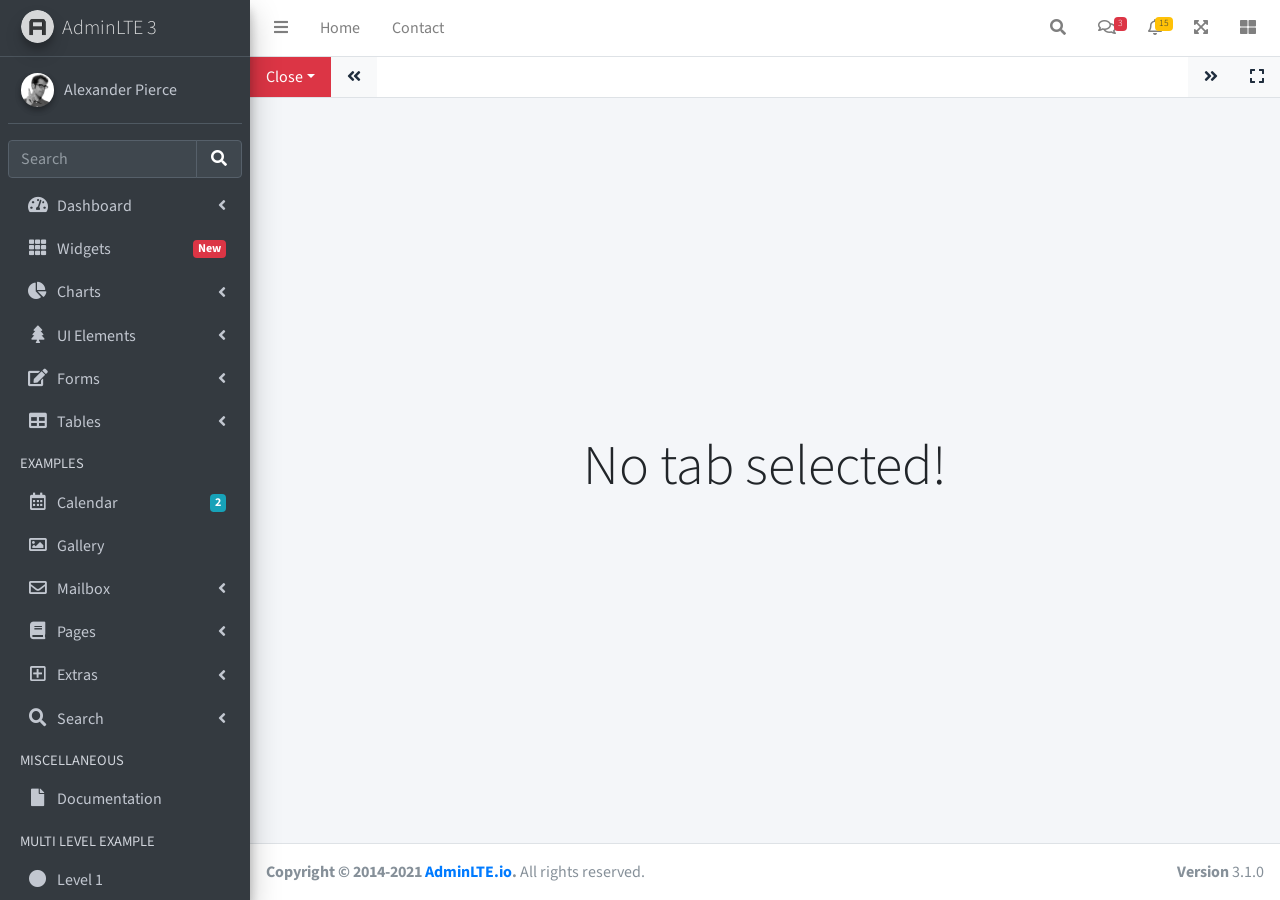
<file: frontend/Content/AdminLTE-3.1.0/iframe.html>
<!DOCTYPE html>
<html lang="en">
<head>
  <meta charset="utf-8">
  <meta name="viewport" content="width=device-width, initial-scale=1">
  <title>AdminLTE 3 | Tabbed IFrames</title>

  <!-- Google Font: Source Sans Pro -->
  <link rel="stylesheet" href="https://fonts.googleapis.com/css?family=Source+Sans+Pro:300,400,400i,700&display=fallback">
  <!-- Font Awesome -->
  <link rel="stylesheet" href="plugins/fontawesome-free/css/all.min.css">
  <!-- Theme style -->
  <link rel="stylesheet" href="dist/css/adminlte.min.css">
  <!-- overlayScrollbars -->
  <link rel="stylesheet" href="plugins/overlayScrollbars/css/OverlayScrollbars.min.css">
</head>
<body class="hold-transition sidebar-mini layout-fixed" data-panel-auto-height-mode="height">
<div class="wrapper">

  <!-- Navbar -->
  <nav class="main-header navbar navbar-expand navbar-white navbar-light">
    <!-- Left navbar links -->
    <ul class="navbar-nav">
      <li class="nav-item">
        <a class="nav-link" data-widget="pushmenu" href="#" role="button"><i class="fas fa-bars"></i></a>
      </li>
      <li class="nav-item d-none d-sm-inline-block">
        <a href="index3.html" class="nav-link">Home</a>
      </li>
      <li class="nav-item d-none d-sm-inline-block">
        <a href="#" class="nav-link">Contact</a>
      </li>
    </ul>

    <!-- Right navbar links -->
    <ul class="navbar-nav ml-auto">
      <!-- Navbar Search -->
      <li class="nav-item">
        <a class="nav-link" data-widget="navbar-search" href="#" role="button">
          <i class="fas fa-search"></i>
        </a>
        <div class="navbar-search-block">
          <form class="form-inline">
            <div class="input-group input-group-sm">
              <input class="form-control form-control-navbar" type="search" placeholder="Search" aria-label="Search">
              <div class="input-group-append">
                <button class="btn btn-navbar" type="submit">
                  <i class="fas fa-search"></i>
                </button>
                <button class="btn btn-navbar" type="button" data-widget="navbar-search">
                  <i class="fas fa-times"></i>
                </button>
              </div>
            </div>
          </form>
        </div>
      </li>

      <!-- Messages Dropdown Menu -->
      <li class="nav-item dropdown">
        <a class="nav-link" data-toggle="dropdown" href="#">
          <i class="far fa-comments"></i>
          <span class="badge badge-danger navbar-badge">3</span>
        </a>
        <div class="dropdown-menu dropdown-menu-lg dropdown-menu-right">
          <a href="#" class="dropdown-item">
            <!-- Message Start -->
            <div class="media">
              <img src="dist/img/user1-128x128.jpg" alt="User Avatar" class="img-size-50 mr-3 img-circle">
              <div class="media-body">
                <h3 class="dropdown-item-title">
                  Brad Diesel
                  <span class="float-right text-sm text-danger"><i class="fas fa-star"></i></span>
                </h3>
                <p class="text-sm">Call me whenever you can...</p>
                <p class="text-sm text-muted"><i class="far fa-clock mr-1"></i> 4 Hours Ago</p>
              </div>
            </div>
            <!-- Message End -->
          </a>
          <div class="dropdown-divider"></div>
          <a href="#" class="dropdown-item">
            <!-- Message Start -->
            <div class="media">
              <img src="dist/img/user8-128x128.jpg" alt="User Avatar" class="img-size-50 img-circle mr-3">
              <div class="media-body">
                <h3 class="dropdown-item-title">
                  John Pierce
                  <span class="float-right text-sm text-muted"><i class="fas fa-star"></i></span>
                </h3>
                <p class="text-sm">I got your message bro</p>
                <p class="text-sm text-muted"><i class="far fa-clock mr-1"></i> 4 Hours Ago</p>
              </div>
            </div>
            <!-- Message End -->
          </a>
          <div class="dropdown-divider"></div>
          <a href="#" class="dropdown-item">
            <!-- Message Start -->
            <div class="media">
              <img src="dist/img/user3-128x128.jpg" alt="User Avatar" class="img-size-50 img-circle mr-3">
              <div class="media-body">
                <h3 class="dropdown-item-title">
                  Nora Silvester
                  <span class="float-right text-sm text-warning"><i class="fas fa-star"></i></span>
                </h3>
                <p class="text-sm">The subject goes here</p>
                <p class="text-sm text-muted"><i class="far fa-clock mr-1"></i> 4 Hours Ago</p>
              </div>
            </div>
            <!-- Message End -->
          </a>
          <div class="dropdown-divider"></div>
          <a href="#" class="dropdown-item dropdown-footer">See All Messages</a>
        </div>
      </li>
      <!-- Notifications Dropdown Menu -->
      <li class="nav-item dropdown">
        <a class="nav-link" data-toggle="dropdown" href="#">
          <i class="far fa-bell"></i>
          <span class="badge badge-warning navbar-badge">15</span>
        </a>
        <div class="dropdown-menu dropdown-menu-lg dropdown-menu-right">
          <span class="dropdown-item dropdown-header">15 Notifications</span>
          <div class="dropdown-divider"></div>
          <a href="#" class="dropdown-item">
            <i class="fas fa-envelope mr-2"></i> 4 new messages
            <span class="float-right text-muted text-sm">3 mins</span>
          </a>
          <div class="dropdown-divider"></div>
          <a href="#" class="dropdown-item">
            <i class="fas fa-users mr-2"></i> 8 friend requests
            <span class="float-right text-muted text-sm">12 hours</span>
          </a>
          <div class="dropdown-divider"></div>
          <a href="#" class="dropdown-item">
            <i class="fas fa-file mr-2"></i> 3 new reports
            <span class="float-right text-muted text-sm">2 days</span>
          </a>
          <div class="dropdown-divider"></div>
          <a href="#" class="dropdown-item dropdown-footer">See All Notifications</a>
        </div>
      </li>
      <li class="nav-item">
        <a class="nav-link" data-widget="fullscreen" href="#" role="button">
          <i class="fas fa-expand-arrows-alt"></i>
        </a>
      </li>
      <li class="nav-item">
        <a class="nav-link" data-widget="control-sidebar" data-slide="true" href="#" role="button">
          <i class="fas fa-th-large"></i>
        </a>
      </li>
    </ul>
  </nav>
  <!-- /.navbar -->

  <!-- Main Sidebar Container -->
  <aside class="main-sidebar sidebar-dark-primary elevation-4">
    <!-- Brand Logo -->
    <a href="index3.html" class="brand-link">
      <img src="dist/img/AdminLTELogo.png" alt="AdminLTE Logo" class="brand-image img-circle elevation-3" style="opacity: .8">
      <span class="brand-text font-weight-light">AdminLTE 3</span>
    </a>

    <!-- Sidebar -->
    <div class="sidebar">
      <!-- Sidebar user panel (optional) -->
      <div class="user-panel mt-3 pb-3 mb-3 d-flex">
        <div class="image">
          <img src="dist/img/user2-160x160.jpg" class="img-circle elevation-2" alt="User Image">
        </div>
        <div class="info">
          <a href="#" class="d-block">Alexander Pierce</a>
        </div>
      </div>

      <!-- SidebarSearch Form -->
      <div class="form-inline">
        <div class="input-group" data-widget="sidebar-search">
          <input class="form-control form-control-sidebar" type="search" placeholder="Search" aria-label="Search">
          <div class="input-group-append">
            <button class="btn btn-sidebar">
              <i class="fas fa-search fa-fw"></i>
            </button>
          </div>
        </div>
      </div>

      <!-- Sidebar Menu -->
      <nav class="mt-2">
        <ul class="nav nav-pills nav-sidebar flex-column" data-widget="treeview" role="menu" data-accordion="false">
          <!-- Add icons to the links using the .nav-icon class
               with font-awesome or any other icon font library -->
          <li class="nav-item">
            <a href="#" class="nav-link">
              <i class="nav-icon fas fa-tachometer-alt"></i>
              <p>
                Dashboard
                <i class="right fas fa-angle-left"></i>
              </p>
            </a>
            <ul class="nav nav-treeview">
              <li class="nav-item">
                <a href="./index.html" class="nav-link">
                  <i class="far fa-circle nav-icon"></i>
                  <p>Dashboard v1</p>
                </a>
              </li>
              <li class="nav-item">
                <a href="./index2.html" class="nav-link">
                  <i class="far fa-circle nav-icon"></i>
                  <p>Dashboard v2</p>
                </a>
              </li>
              <li class="nav-item">
                <a href="./index3.html" class="nav-link">
                  <i class="far fa-circle nav-icon"></i>
                  <p>Dashboard v3</p>
                </a>
              </li>
            </ul>
          </li>
          <li class="nav-item">
            <a href="pages/widgets.html" class="nav-link">
              <i class="nav-icon fas fa-th"></i>
              <p>
                Widgets
                <span class="right badge badge-danger">New</span>
              </p>
            </a>
          </li>
          <li class="nav-item">
            <a href="#" class="nav-link">
              <i class="nav-icon fas fa-chart-pie"></i>
              <p>
                Charts
                <i class="right fas fa-angle-left"></i>
              </p>
            </a>
            <ul class="nav nav-treeview">
              <li class="nav-item">
                <a href="pages/charts/chartjs.html" class="nav-link">
                  <i class="far fa-circle nav-icon"></i>
                  <p>ChartJS</p>
                </a>
              </li>
              <li class="nav-item">
                <a href="pages/charts/flot.html" class="nav-link">
                  <i class="far fa-circle nav-icon"></i>
                  <p>Flot</p>
                </a>
              </li>
              <li class="nav-item">
                <a href="pages/charts/inline.html" class="nav-link">
                  <i class="far fa-circle nav-icon"></i>
                  <p>Inline</p>
                </a>
              </li>
            </ul>
          </li>
          <li class="nav-item">
            <a href="#" class="nav-link">
              <i class="nav-icon fas fa-tree"></i>
              <p>
                UI Elements
                <i class="fas fa-angle-left right"></i>
              </p>
            </a>
            <ul class="nav nav-treeview">
              <li class="nav-item">
                <a href="pages/UI/general.html" class="nav-link">
                  <i class="far fa-circle nav-icon"></i>
                  <p>General</p>
                </a>
              </li>
              <li class="nav-item">
                <a href="pages/UI/icons.html" class="nav-link">
                  <i class="far fa-circle nav-icon"></i>
                  <p>Icons</p>
                </a>
              </li>
              <li class="nav-item">
                <a href="pages/UI/buttons.html" class="nav-link">
                  <i class="far fa-circle nav-icon"></i>
                  <p>Buttons</p>
                </a>
              </li>
              <li class="nav-item">
                <a href="pages/UI/sliders.html" class="nav-link">
                  <i class="far fa-circle nav-icon"></i>
                  <p>Sliders</p>
                </a>
              </li>
              <li class="nav-item">
                <a href="pages/UI/modals.html" class="nav-link">
                  <i class="far fa-circle nav-icon"></i>
                  <p>Modals & Alerts</p>
                </a>
              </li>
              <li class="nav-item">
                <a href="pages/UI/navbar.html" class="nav-link">
                  <i class="far fa-circle nav-icon"></i>
                  <p>Navbar & Tabs</p>
                </a>
              </li>
              <li class="nav-item">
                <a href="pages/UI/timeline.html" class="nav-link">
                  <i class="far fa-circle nav-icon"></i>
                  <p>Timeline</p>
                </a>
              </li>
              <li class="nav-item">
                <a href="pages/UI/ribbons.html" class="nav-link">
                  <i class="far fa-circle nav-icon"></i>
                  <p>Ribbons</p>
                </a>
              </li>
            </ul>
          </li>
          <li class="nav-item">
            <a href="#" class="nav-link">
              <i class="nav-icon fas fa-edit"></i>
              <p>
                Forms
                <i class="fas fa-angle-left right"></i>
              </p>
            </a>
            <ul class="nav nav-treeview">
              <li class="nav-item">
                <a href="pages/forms/general.html" class="nav-link">
                  <i class="far fa-circle nav-icon"></i>
                  <p>General Elements</p>
                </a>
              </li>
              <li class="nav-item">
                <a href="pages/forms/advanced.html" class="nav-link">
                  <i class="far fa-circle nav-icon"></i>
                  <p>Advanced Elements</p>
                </a>
              </li>
              <li class="nav-item">
                <a href="pages/forms/editors.html" class="nav-link">
                  <i class="far fa-circle nav-icon"></i>
                  <p>Editors</p>
                </a>
              </li>
              <li class="nav-item">
                <a href="pages/forms/validation.html" class="nav-link">
                  <i class="far fa-circle nav-icon"></i>
                  <p>Validation</p>
                </a>
              </li>
            </ul>
          </li>
          <li class="nav-item">
            <a href="#" class="nav-link">
              <i class="nav-icon fas fa-table"></i>
              <p>
                Tables
                <i class="fas fa-angle-left right"></i>
              </p>
            </a>
            <ul class="nav nav-treeview">
              <li class="nav-item">
                <a href="pages/tables/simple.html" class="nav-link">
                  <i class="far fa-circle nav-icon"></i>
                  <p>Simple Tables</p>
                </a>
              </li>
              <li class="nav-item">
                <a href="pages/tables/data.html" class="nav-link">
                  <i class="far fa-circle nav-icon"></i>
                  <p>DataTables</p>
                </a>
              </li>
              <li class="nav-item">
                <a href="pages/tables/jsgrid.html" class="nav-link">
                  <i class="far fa-circle nav-icon"></i>
                  <p>jsGrid</p>
                </a>
              </li>
            </ul>
          </li>
          <li class="nav-header">EXAMPLES</li>
          <li class="nav-item">
            <a href="pages/calendar.html" class="nav-link">
              <i class="nav-icon far fa-calendar-alt"></i>
              <p>
                Calendar
                <span class="badge badge-info right">2</span>
              </p>
            </a>
          </li>
          <li class="nav-item">
            <a href="pages/gallery.html" class="nav-link">
              <i class="nav-icon far fa-image"></i>
              <p>
                Gallery
              </p>
            </a>
          </li>
          <li class="nav-item">
            <a href="#" class="nav-link">
              <i class="nav-icon far fa-envelope"></i>
              <p>
                Mailbox
                <i class="fas fa-angle-left right"></i>
              </p>
            </a>
            <ul class="nav nav-treeview">
              <li class="nav-item">
                <a href="pages/mailbox/mailbox.html" class="nav-link">
                  <i class="far fa-circle nav-icon"></i>
                  <p>Inbox</p>
                </a>
              </li>
              <li class="nav-item">
                <a href="pages/mailbox/compose.html" class="nav-link">
                  <i class="far fa-circle nav-icon"></i>
                  <p>Compose</p>
                </a>
              </li>
              <li class="nav-item">
                <a href="pages/mailbox/read-mail.html" class="nav-link">
                  <i class="far fa-circle nav-icon"></i>
                  <p>Read</p>
                </a>
              </li>
            </ul>
          </li>
          <li class="nav-item">
            <a href="#" class="nav-link">
              <i class="nav-icon fas fa-book"></i>
              <p>
                Pages
                <i class="fas fa-angle-left right"></i>
              </p>
            </a>
            <ul class="nav nav-treeview">
              <li class="nav-item">
                <a href="pages/examples/invoice.html" class="nav-link">
                  <i class="far fa-circle nav-icon"></i>
                  <p>Invoice</p>
                </a>
              </li>
              <li class="nav-item">
                <a href="pages/examples/profile.html" class="nav-link">
                  <i class="far fa-circle nav-icon"></i>
                  <p>Profile</p>
                </a>
              </li>
              <li class="nav-item">
                <a href="pages/examples/e-commerce.html" class="nav-link">
                  <i class="far fa-circle nav-icon"></i>
                  <p>E-commerce</p>
                </a>
              </li>
              <li class="nav-item">
                <a href="pages/examples/projects.html" class="nav-link">
                  <i class="far fa-circle nav-icon"></i>
                  <p>Projects</p>
                </a>
              </li>
              <li class="nav-item">
                <a href="pages/examples/project-add.html" class="nav-link">
                  <i class="far fa-circle nav-icon"></i>
                  <p>Project Add</p>
                </a>
              </li>
              <li class="nav-item">
                <a href="pages/examples/project-edit.html" class="nav-link">
                  <i class="far fa-circle nav-icon"></i>
                  <p>Project Edit</p>
                </a>
              </li>
              <li class="nav-item">
                <a href="pages/examples/project-detail.html" class="nav-link">
                  <i class="far fa-circle nav-icon"></i>
                  <p>Project Detail</p>
                </a>
              </li>
              <li class="nav-item">
                <a href="pages/examples/contacts.html" class="nav-link">
                  <i class="far fa-circle nav-icon"></i>
                  <p>Contacts</p>
                </a>
              </li>
              <li class="nav-item">
                <a href="pages/examples/faq.html" class="nav-link">
                  <i class="far fa-circle nav-icon"></i>
                  <p>FAQ</p>
                </a>
              </li>
              <li class="nav-item">
                <a href="pages/examples/contact-us.html" class="nav-link">
                  <i class="far fa-circle nav-icon"></i>
                  <p>Contact us</p>
                </a>
              </li>
            </ul>
          </li>
          <li class="nav-item">
            <a href="#" class="nav-link">
              <i class="nav-icon far fa-plus-square"></i>
              <p>
                Extras
                <i class="fas fa-angle-left right"></i>
              </p>
            </a>
            <ul class="nav nav-treeview">
              <li class="nav-item">
                <a href="#" class="nav-link">
                  <i class="far fa-circle nav-icon"></i>
                  <p>
                    Login & Register v1
                    <i class="fas fa-angle-left right"></i>
                  </p>
                </a>
                <ul class="nav nav-treeview">
                  <li class="nav-item">
                    <a href="pages/examples/login.html" class="nav-link">
                      <i class="far fa-circle nav-icon"></i>
                      <p>Login v1</p>
                    </a>
                  </li>
                  <li class="nav-item">
                    <a href="pages/examples/register.html" class="nav-link">
                      <i class="far fa-circle nav-icon"></i>
                      <p>Register v1</p>
                    </a>
                  </li>
                  <li class="nav-item">
                    <a href="pages/examples/forgot-password.html" class="nav-link">
                      <i class="far fa-circle nav-icon"></i>
                      <p>Forgot Password v1</p>
                    </a>
                  </li>
                  <li class="nav-item">
                    <a href="pages/examples/recover-password.html" class="nav-link">
                      <i class="far fa-circle nav-icon"></i>
                      <p>Recover Password v1</p>
                    </a>
                  </li>
                </ul>
              </li>
              <li class="nav-item">
                <a href="#" class="nav-link">
                  <i class="far fa-circle nav-icon"></i>
                  <p>
                    Login & Register v2
                    <i class="fas fa-angle-left right"></i>
                  </p>
                </a>
                <ul class="nav nav-treeview">
                  <li class="nav-item">
                    <a href="pages/examples/login-v2.html" class="nav-link">
                      <i class="far fa-circle nav-icon"></i>
                      <p>Login v2</p>
                    </a>
                  </li>
                  <li class="nav-item">
                    <a href="pages/examples/register-v2.html" class="nav-link">
                      <i class="far fa-circle nav-icon"></i>
                      <p>Register v2</p>
                    </a>
                  </li>
                  <li class="nav-item">
                    <a href="pages/examples/forgot-password-v2.html" class="nav-link">
                      <i class="far fa-circle nav-icon"></i>
                      <p>Forgot Password v2</p>
                    </a>
                  </li>
                  <li class="nav-item">
                    <a href="pages/examples/recover-password-v2.html" class="nav-link">
                      <i class="far fa-circle nav-icon"></i>
                      <p>Recover Password v2</p>
                    </a>
                  </li>
                </ul>
              </li>
              <li class="nav-item">
                <a href="pages/examples/lockscreen.html" class="nav-link">
                  <i class="far fa-circle nav-icon"></i>
                  <p>Lockscreen</p>
                </a>
              </li>
              <li class="nav-item">
                <a href="pages/examples/legacy-user-menu.html" class="nav-link">
                  <i class="far fa-circle nav-icon"></i>
                  <p>Legacy User Menu</p>
                </a>
              </li>
              <li class="nav-item">
                <a href="pages/examples/language-menu.html" class="nav-link">
                  <i class="far fa-circle nav-icon"></i>
                  <p>Language Menu</p>
                </a>
              </li>
              <li class="nav-item">
                <a href="pages/examples/404.html" class="nav-link">
                  <i class="far fa-circle nav-icon"></i>
                  <p>Error 404</p>
                </a>
              </li>
              <li class="nav-item">
                <a href="pages/examples/500.html" class="nav-link">
                  <i class="far fa-circle nav-icon"></i>
                  <p>Error 500</p>
                </a>
              </li>
              <li class="nav-item">
                <a href="pages/examples/pace.html" class="nav-link">
                  <i class="far fa-circle nav-icon"></i>
                  <p>Pace</p>
                </a>
              </li>
              <li class="nav-item">
                <a href="pages/examples/blank.html" class="nav-link">
                  <i class="far fa-circle nav-icon"></i>
                  <p>Blank Page</p>
                </a>
              </li>
              <li class="nav-item">
                <a href="starter.html" class="nav-link">
                  <i class="far fa-circle nav-icon"></i>
                  <p>Starter Page</p>
                </a>
              </li>
            </ul>
          </li>
          <li class="nav-item">
            <a href="#" class="nav-link">
              <i class="nav-icon fas fa-search"></i>
              <p>
                Search
                <i class="fas fa-angle-left right"></i>
              </p>
            </a>
            <ul class="nav nav-treeview">
              <li class="nav-item">
                <a href="pages/search/simple.html" class="nav-link">
                  <i class="far fa-circle nav-icon"></i>
                  <p>Simple Search</p>
                </a>
              </li>
              <li class="nav-item">
                <a href="pages/search/enhanced.html" class="nav-link">
                  <i class="far fa-circle nav-icon"></i>
                  <p>Enhanced</p>
                </a>
              </li>
            </ul>
          </li>
          <li class="nav-header">MISCELLANEOUS</li>
          <li class="nav-item">
            <a href="https://adminlte.io/docs/3.1/" class="nav-link">
              <i class="nav-icon fas fa-file"></i>
              <p>Documentation</p>
            </a>
          </li>
          <li class="nav-header">MULTI LEVEL EXAMPLE</li>
          <li class="nav-item">
            <a href="#" class="nav-link">
              <i class="fas fa-circle nav-icon"></i>
              <p>Level 1</p>
            </a>
          </li>
          <li class="nav-item">
            <a href="#" class="nav-link">
              <i class="nav-icon fas fa-circle"></i>
              <p>
                Level 1
                <i class="right fas fa-angle-left"></i>
              </p>
            </a>
            <ul class="nav nav-treeview">
              <li class="nav-item">
                <a href="#" class="nav-link">
                  <i class="far fa-circle nav-icon"></i>
                  <p>Level 2</p>
                </a>
              </li>
              <li class="nav-item">
                <a href="#" class="nav-link">
                  <i class="far fa-circle nav-icon"></i>
                  <p>
                    Level 2
                    <i class="right fas fa-angle-left"></i>
                  </p>
                </a>
                <ul class="nav nav-treeview">
                  <li class="nav-item">
                    <a href="#" class="nav-link">
                      <i class="far fa-dot-circle nav-icon"></i>
                      <p>Level 3</p>
                    </a>
                  </li>
                  <li class="nav-item">
                    <a href="#" class="nav-link">
                      <i class="far fa-dot-circle nav-icon"></i>
                      <p>Level 3</p>
                    </a>
                  </li>
                  <li class="nav-item">
                    <a href="#" class="nav-link">
                      <i class="far fa-dot-circle nav-icon"></i>
                      <p>Level 3</p>
                    </a>
                  </li>
                </ul>
              </li>
              <li class="nav-item">
                <a href="#" class="nav-link">
                  <i class="far fa-circle nav-icon"></i>
                  <p>Level 2</p>
                </a>
              </li>
            </ul>
          </li>
          <li class="nav-item">
            <a href="#" class="nav-link">
              <i class="fas fa-circle nav-icon"></i>
              <p>Level 1</p>
            </a>
          </li>
          <li class="nav-header">LABELS</li>
          <li class="nav-item">
            <a href="#" class="nav-link">
              <i class="nav-icon far fa-circle text-danger"></i>
              <p class="text">Important</p>
            </a>
          </li>
          <li class="nav-item">
            <a href="#" class="nav-link">
              <i class="nav-icon far fa-circle text-warning"></i>
              <p>Warning</p>
            </a>
          </li>
          <li class="nav-item">
            <a href="#" class="nav-link">
              <i class="nav-icon far fa-circle text-info"></i>
              <p>Informational</p>
            </a>
          </li>
        </ul>
      </nav>
      <!-- /.sidebar-menu -->
    </div>
    <!-- /.sidebar -->
  </aside>

  <!-- Content Wrapper. Contains page content -->
  <div class="content-wrapper iframe-mode" data-widget="iframe" data-loading-screen="750">
    <div class="nav navbar navbar-expand navbar-white navbar-light border-bottom p-0">
      <div class="nav-item dropdown">
        <a class="nav-link bg-danger dropdown-toggle" data-toggle="dropdown" href="#" role="button" aria-haspopup="true" aria-expanded="false">Close</a>
        <div class="dropdown-menu mt-0">
          <a class="dropdown-item" href="#" data-widget="iframe-close" data-type="all">Close All</a>
          <a class="dropdown-item" href="#" data-widget="iframe-close" data-type="all-other">Close All Other</a>
        </div>
      </div>
      <a class="nav-link bg-light" href="#" data-widget="iframe-scrollleft"><i class="fas fa-angle-double-left"></i></a>
      <ul class="navbar-nav overflow-hidden" role="tablist"></ul>
      <a class="nav-link bg-light" href="#" data-widget="iframe-scrollright"><i class="fas fa-angle-double-right"></i></a>
      <a class="nav-link bg-light" href="#" data-widget="iframe-fullscreen"><i class="fas fa-expand"></i></a>
    </div>
    <div class="tab-content">
      <div class="tab-empty">
        <h2 class="display-4">No tab selected!</h2>
      </div>
      <div class="tab-loading">
        <div>
          <h2 class="display-4">Tab is loading <i class="fa fa-sync fa-spin"></i></h2>
        </div>
      </div>
    </div>
  </div>
  <!-- /.content-wrapper -->
  <footer class="main-footer">
    <strong>Copyright &copy; 2014-2021 <a href="https://adminlte.io">AdminLTE.io</a>.</strong>
    All rights reserved.
    <div class="float-right d-none d-sm-inline-block">
      <b>Version</b> 3.1.0
    </div>
  </footer>

  <!-- Control Sidebar -->
  <aside class="control-sidebar control-sidebar-dark">
    <!-- Control sidebar content goes here -->
  </aside>
  <!-- /.control-sidebar -->
</div>
<!-- ./wrapper -->

<!-- jQuery -->
<script src="plugins/jquery/jquery.min.js"></script>
<!-- jQuery UI 1.11.4 -->
<script src="plugins/jquery-ui/jquery-ui.min.js"></script>
<!-- Resolve conflict in jQuery UI tooltip with Bootstrap tooltip -->
<script>
  $.widget.bridge('uibutton', $.ui.button)
</script>
<!-- Bootstrap 4 -->
<script src="plugins/bootstrap/js/bootstrap.bundle.min.js"></script>
<!-- overlayScrollbars -->
<script src="plugins/overlayScrollbars/js/jquery.overlayScrollbars.min.js"></script>
<!-- AdminLTE App -->
<script src="dist/js/adminlte.js"></script>
<!-- AdminLTE for demo purposes -->
<script src="dist/js/demo.js"></script>
</body>
</html>
</file>
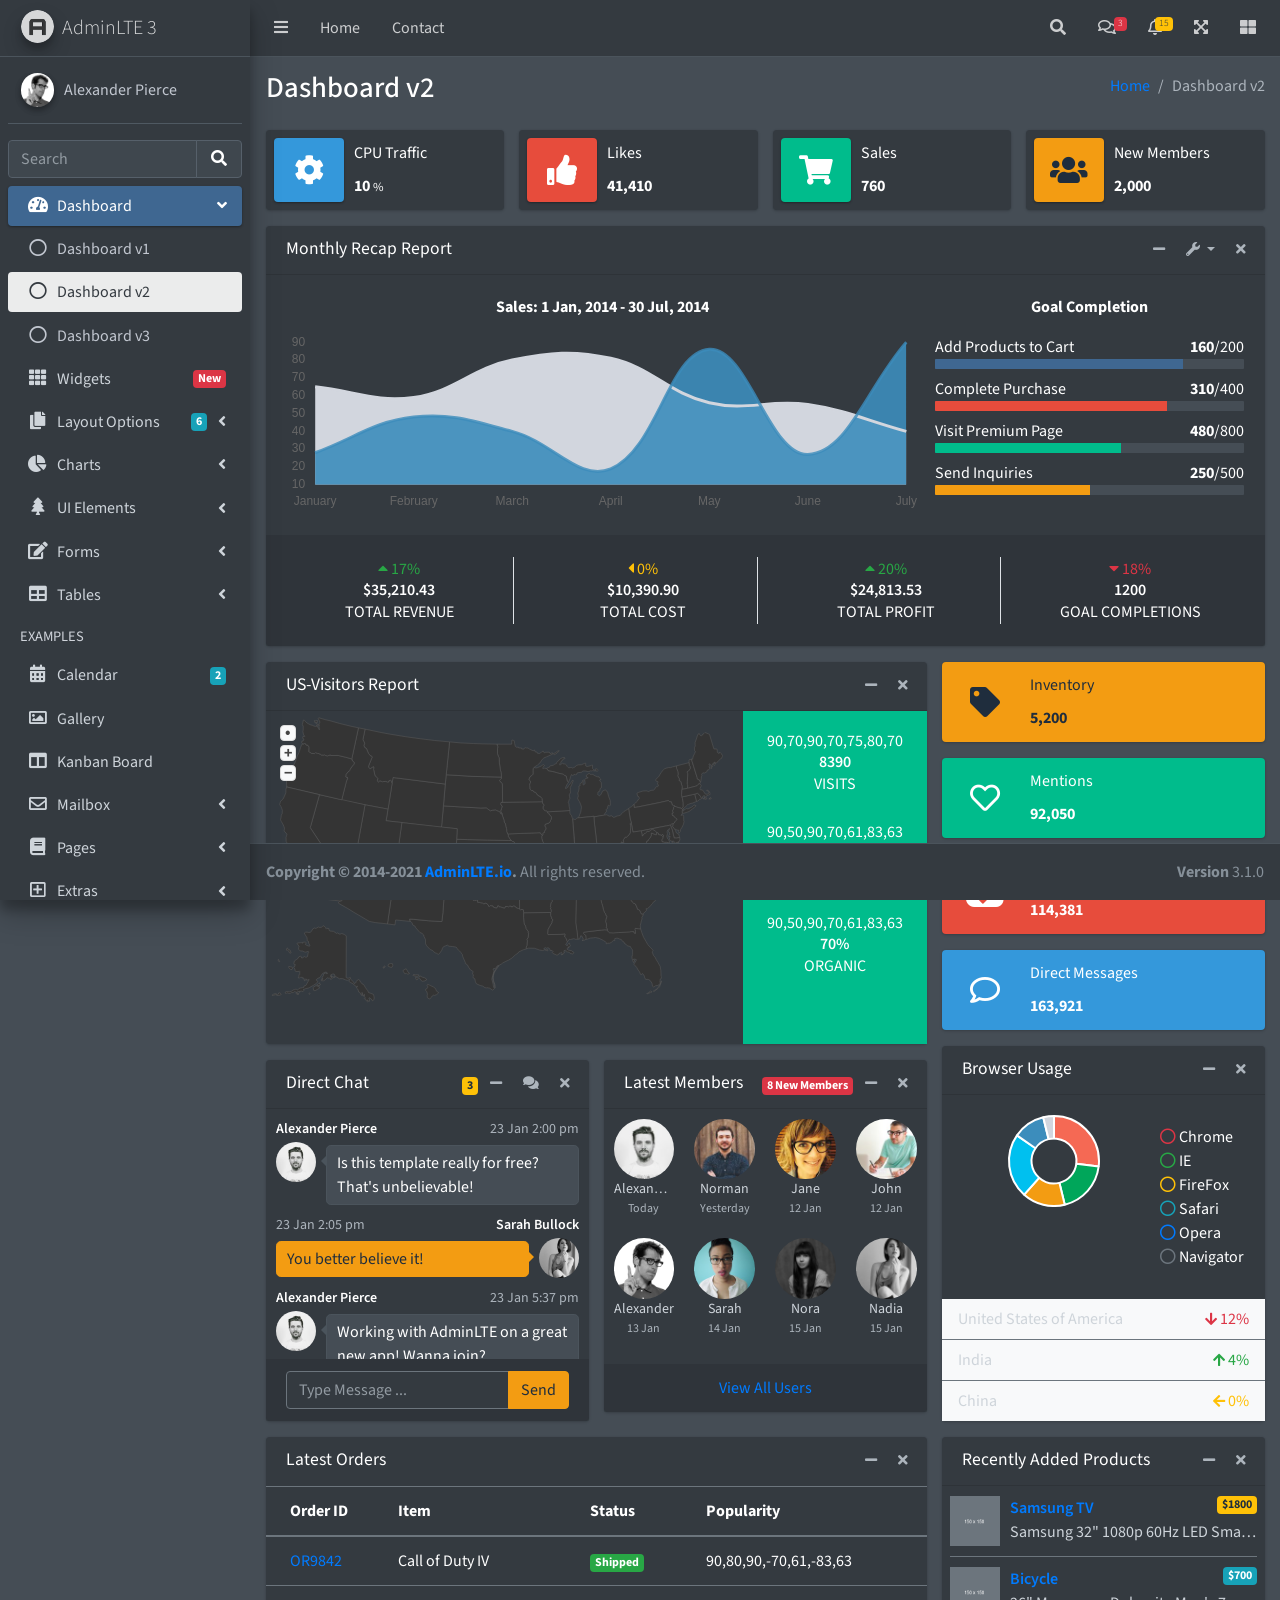
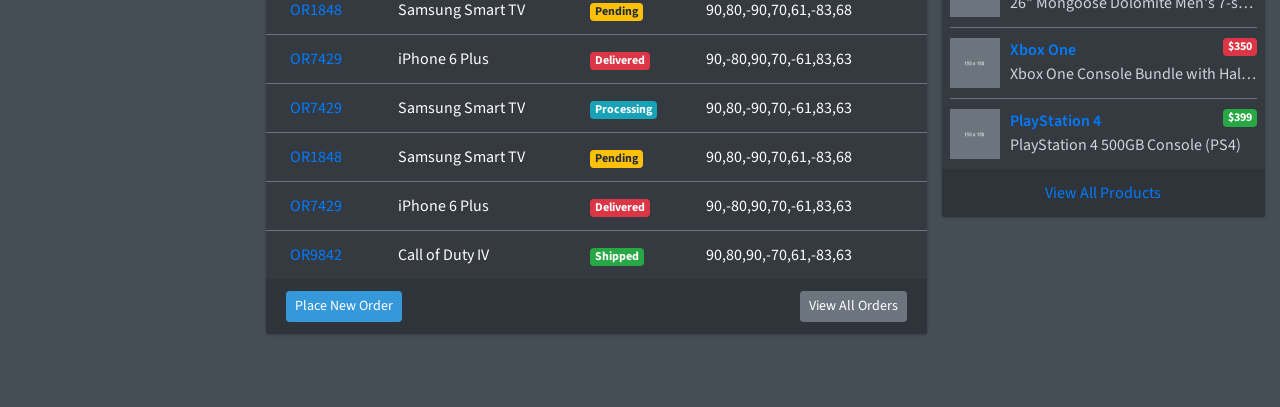
<file: frontend/Content/AdminLTE-3.1.0/index2.html>
<!DOCTYPE html>
<html lang="en">
<head>
  <meta charset="utf-8">
  <meta name="viewport" content="width=device-width, initial-scale=1">
  <title>AdminLTE 3 | Dashboard 2</title>

  <!-- Google Font: Source Sans Pro -->
  <link rel="stylesheet" href="https://fonts.googleapis.com/css?family=Source+Sans+Pro:300,400,400i,700&display=fallback">
  <!-- Font Awesome Icons -->
  <link rel="stylesheet" href="plugins/fontawesome-free/css/all.min.css">
  <!-- overlayScrollbars -->
  <link rel="stylesheet" href="plugins/overlayScrollbars/css/OverlayScrollbars.min.css">
  <!-- Theme style -->
  <link rel="stylesheet" href="dist/css/adminlte.min.css">
</head>
<body class="hold-transition dark-mode sidebar-mini layout-fixed layout-navbar-fixed layout-footer-fixed">
<div class="wrapper">

  <!-- Preloader -->
  <div class="preloader flex-column justify-content-center align-items-center">
    <img class="animation__wobble" src="dist/img/AdminLTELogo.png" alt="AdminLTELogo" height="60" width="60">
  </div>

  <!-- Navbar -->
  <nav class="main-header navbar navbar-expand navbar-dark">
    <!-- Left navbar links -->
    <ul class="navbar-nav">
      <li class="nav-item">
        <a class="nav-link" data-widget="pushmenu" href="#" role="button"><i class="fas fa-bars"></i></a>
      </li>
      <li class="nav-item d-none d-sm-inline-block">
        <a href="index3.html" class="nav-link">Home</a>
      </li>
      <li class="nav-item d-none d-sm-inline-block">
        <a href="#" class="nav-link">Contact</a>
      </li>
    </ul>

    <!-- Right navbar links -->
    <ul class="navbar-nav ml-auto">
      <!-- Navbar Search -->
      <li class="nav-item">
        <a class="nav-link" data-widget="navbar-search" href="#" role="button">
          <i class="fas fa-search"></i>
        </a>
        <div class="navbar-search-block">
          <form class="form-inline">
            <div class="input-group input-group-sm">
              <input class="form-control form-control-navbar" type="search" placeholder="Search" aria-label="Search">
              <div class="input-group-append">
                <button class="btn btn-navbar" type="submit">
                  <i class="fas fa-search"></i>
                </button>
                <button class="btn btn-navbar" type="button" data-widget="navbar-search">
                  <i class="fas fa-times"></i>
                </button>
              </div>
            </div>
          </form>
        </div>
      </li>

      <!-- Messages Dropdown Menu -->
      <li class="nav-item dropdown">
        <a class="nav-link" data-toggle="dropdown" href="#">
          <i class="far fa-comments"></i>
          <span class="badge badge-danger navbar-badge">3</span>
        </a>
        <div class="dropdown-menu dropdown-menu-lg dropdown-menu-right">
          <a href="#" class="dropdown-item">
            <!-- Message Start -->
            <div class="media">
              <img src="dist/img/user1-128x128.jpg" alt="User Avatar" class="img-size-50 mr-3 img-circle">
              <div class="media-body">
                <h3 class="dropdown-item-title">
                  Brad Diesel
                  <span class="float-right text-sm text-danger"><i class="fas fa-star"></i></span>
                </h3>
                <p class="text-sm">Call me whenever you can...</p>
                <p class="text-sm text-muted"><i class="far fa-clock mr-1"></i> 4 Hours Ago</p>
              </div>
            </div>
            <!-- Message End -->
          </a>
          <div class="dropdown-divider"></div>
          <a href="#" class="dropdown-item">
            <!-- Message Start -->
            <div class="media">
              <img src="dist/img/user8-128x128.jpg" alt="User Avatar" class="img-size-50 img-circle mr-3">
              <div class="media-body">
                <h3 class="dropdown-item-title">
                  John Pierce
                  <span class="float-right text-sm text-muted"><i class="fas fa-star"></i></span>
                </h3>
                <p class="text-sm">I got your message bro</p>
                <p class="text-sm text-muted"><i class="far fa-clock mr-1"></i> 4 Hours Ago</p>
              </div>
            </div>
            <!-- Message End -->
          </a>
          <div class="dropdown-divider"></div>
          <a href="#" class="dropdown-item">
            <!-- Message Start -->
            <div class="media">
              <img src="dist/img/user3-128x128.jpg" alt="User Avatar" class="img-size-50 img-circle mr-3">
              <div class="media-body">
                <h3 class="dropdown-item-title">
                  Nora Silvester
                  <span class="float-right text-sm text-warning"><i class="fas fa-star"></i></span>
                </h3>
                <p class="text-sm">The subject goes here</p>
                <p class="text-sm text-muted"><i class="far fa-clock mr-1"></i> 4 Hours Ago</p>
              </div>
            </div>
            <!-- Message End -->
          </a>
          <div class="dropdown-divider"></div>
          <a href="#" class="dropdown-item dropdown-footer">See All Messages</a>
        </div>
      </li>
      <!-- Notifications Dropdown Menu -->
      <li class="nav-item dropdown">
        <a class="nav-link" data-toggle="dropdown" href="#">
          <i class="far fa-bell"></i>
          <span class="badge badge-warning navbar-badge">15</span>
        </a>
        <div class="dropdown-menu dropdown-menu-lg dropdown-menu-right">
          <span class="dropdown-item dropdown-header">15 Notifications</span>
          <div class="dropdown-divider"></div>
          <a href="#" class="dropdown-item">
            <i class="fas fa-envelope mr-2"></i> 4 new messages
            <span class="float-right text-muted text-sm">3 mins</span>
          </a>
          <div class="dropdown-divider"></div>
          <a href="#" class="dropdown-item">
            <i class="fas fa-users mr-2"></i> 8 friend requests
            <span class="float-right text-muted text-sm">12 hours</span>
          </a>
          <div class="dropdown-divider"></div>
          <a href="#" class="dropdown-item">
            <i class="fas fa-file mr-2"></i> 3 new reports
            <span class="float-right text-muted text-sm">2 days</span>
          </a>
          <div class="dropdown-divider"></div>
          <a href="#" class="dropdown-item dropdown-footer">See All Notifications</a>
        </div>
      </li>
      <li class="nav-item">
        <a class="nav-link" data-widget="fullscreen" href="#" role="button">
          <i class="fas fa-expand-arrows-alt"></i>
        </a>
      </li>
      <li class="nav-item">
        <a class="nav-link" data-widget="control-sidebar" data-slide="true" href="#" role="button">
          <i class="fas fa-th-large"></i>
        </a>
      </li>
    </ul>
  </nav>
  <!-- /.navbar -->

  <!-- Main Sidebar Container -->
  <aside class="main-sidebar sidebar-dark-primary elevation-4">
    <!-- Brand Logo -->
    <a href="index3.html" class="brand-link">
      <img src="dist/img/AdminLTELogo.png" alt="AdminLTE Logo" class="brand-image img-circle elevation-3" style="opacity: .8">
      <span class="brand-text font-weight-light">AdminLTE 3</span>
    </a>

    <!-- Sidebar -->
    <div class="sidebar">
      <!-- Sidebar user panel (optional) -->
      <div class="user-panel mt-3 pb-3 mb-3 d-flex">
        <div class="image">
          <img src="dist/img/user2-160x160.jpg" class="img-circle elevation-2" alt="User Image">
        </div>
        <div class="info">
          <a href="#" class="d-block">Alexander Pierce</a>
        </div>
      </div>

      <!-- SidebarSearch Form -->
      <div class="form-inline">
        <div class="input-group" data-widget="sidebar-search">
          <input class="form-control form-control-sidebar" type="search" placeholder="Search" aria-label="Search">
          <div class="input-group-append">
            <button class="btn btn-sidebar">
              <i class="fas fa-search fa-fw"></i>
            </button>
          </div>
        </div>
      </div>

      <!-- Sidebar Menu -->
      <nav class="mt-2">
        <ul class="nav nav-pills nav-sidebar flex-column" data-widget="treeview" role="menu" data-accordion="false">
          <!-- Add icons to the links using the .nav-icon class
               with font-awesome or any other icon font library -->
          <li class="nav-item menu-open">
            <a href="#" class="nav-link active">
              <i class="nav-icon fas fa-tachometer-alt"></i>
              <p>
                Dashboard
                <i class="right fas fa-angle-left"></i>
              </p>
            </a>
            <ul class="nav nav-treeview">
              <li class="nav-item">
                <a href="./index.html" class="nav-link">
                  <i class="far fa-circle nav-icon"></i>
                  <p>Dashboard v1</p>
                </a>
              </li>
              <li class="nav-item">
                <a href="./index2.html" class="nav-link active">
                  <i class="far fa-circle nav-icon"></i>
                  <p>Dashboard v2</p>
                </a>
              </li>
              <li class="nav-item">
                <a href="./index3.html" class="nav-link">
                  <i class="far fa-circle nav-icon"></i>
                  <p>Dashboard v3</p>
                </a>
              </li>
            </ul>
          </li>
          <li class="nav-item">
            <a href="pages/widgets.html" class="nav-link">
              <i class="nav-icon fas fa-th"></i>
              <p>
                Widgets
                <span class="right badge badge-danger">New</span>
              </p>
            </a>
          </li>
          <li class="nav-item">
            <a href="#" class="nav-link">
              <i class="nav-icon fas fa-copy"></i>
              <p>
                Layout Options
                <i class="fas fa-angle-left right"></i>
                <span class="badge badge-info right">6</span>
              </p>
            </a>
            <ul class="nav nav-treeview">
              <li class="nav-item">
                <a href="pages/layout/top-nav.html" class="nav-link">
                  <i class="far fa-circle nav-icon"></i>
                  <p>Top Navigation</p>
                </a>
              </li>
              <li class="nav-item">
                <a href="pages/layout/top-nav-sidebar.html" class="nav-link">
                  <i class="far fa-circle nav-icon"></i>
                  <p>Top Navigation + Sidebar</p>
                </a>
              </li>
              <li class="nav-item">
                <a href="pages/layout/boxed.html" class="nav-link">
                  <i class="far fa-circle nav-icon"></i>
                  <p>Boxed</p>
                </a>
              </li>
              <li class="nav-item">
                <a href="pages/layout/fixed-sidebar.html" class="nav-link">
                  <i class="far fa-circle nav-icon"></i>
                  <p>Fixed Sidebar</p>
                </a>
              </li>
              <li class="nav-item">
                <a href="pages/layout/fixed-sidebar-custom.html" class="nav-link">
                  <i class="far fa-circle nav-icon"></i>
                  <p>Fixed Sidebar <small>+ Custom Area</small></p>
                </a>
              </li>
              <li class="nav-item">
                <a href="pages/layout/fixed-topnav.html" class="nav-link">
                  <i class="far fa-circle nav-icon"></i>
                  <p>Fixed Navbar</p>
                </a>
              </li>
              <li class="nav-item">
                <a href="pages/layout/fixed-footer.html" class="nav-link">
                  <i class="far fa-circle nav-icon"></i>
                  <p>Fixed Footer</p>
                </a>
              </li>
              <li class="nav-item">
                <a href="pages/layout/collapsed-sidebar.html" class="nav-link">
                  <i class="far fa-circle nav-icon"></i>
                  <p>Collapsed Sidebar</p>
                </a>
              </li>
            </ul>
          </li>
          <li class="nav-item">
            <a href="#" class="nav-link">
              <i class="nav-icon fas fa-chart-pie"></i>
              <p>
                Charts
                <i class="right fas fa-angle-left"></i>
              </p>
            </a>
            <ul class="nav nav-treeview">
              <li class="nav-item">
                <a href="pages/charts/chartjs.html" class="nav-link">
                  <i class="far fa-circle nav-icon"></i>
                  <p>ChartJS</p>
                </a>
              </li>
              <li class="nav-item">
                <a href="pages/charts/flot.html" class="nav-link">
                  <i class="far fa-circle nav-icon"></i>
                  <p>Flot</p>
                </a>
              </li>
              <li class="nav-item">
                <a href="pages/charts/inline.html" class="nav-link">
                  <i class="far fa-circle nav-icon"></i>
                  <p>Inline</p>
                </a>
              </li>
              <li class="nav-item">
                <a href="pages/charts/uplot.html" class="nav-link">
                  <i class="far fa-circle nav-icon"></i>
                  <p>uPlot</p>
                </a>
              </li>
            </ul>
          </li>
          <li class="nav-item">
            <a href="#" class="nav-link">
              <i class="nav-icon fas fa-tree"></i>
              <p>
                UI Elements
                <i class="fas fa-angle-left right"></i>
              </p>
            </a>
            <ul class="nav nav-treeview">
              <li class="nav-item">
                <a href="pages/UI/general.html" class="nav-link">
                  <i class="far fa-circle nav-icon"></i>
                  <p>General</p>
                </a>
              </li>
              <li class="nav-item">
                <a href="pages/UI/icons.html" class="nav-link">
                  <i class="far fa-circle nav-icon"></i>
                  <p>Icons</p>
                </a>
              </li>
              <li class="nav-item">
                <a href="pages/UI/buttons.html" class="nav-link">
                  <i class="far fa-circle nav-icon"></i>
                  <p>Buttons</p>
                </a>
              </li>
              <li class="nav-item">
                <a href="pages/UI/sliders.html" class="nav-link">
                  <i class="far fa-circle nav-icon"></i>
                  <p>Sliders</p>
                </a>
              </li>
              <li class="nav-item">
                <a href="pages/UI/modals.html" class="nav-link">
                  <i class="far fa-circle nav-icon"></i>
                  <p>Modals & Alerts</p>
                </a>
              </li>
              <li class="nav-item">
                <a href="pages/UI/navbar.html" class="nav-link">
                  <i class="far fa-circle nav-icon"></i>
                  <p>Navbar & Tabs</p>
                </a>
              </li>
              <li class="nav-item">
                <a href="pages/UI/timeline.html" class="nav-link">
                  <i class="far fa-circle nav-icon"></i>
                  <p>Timeline</p>
                </a>
              </li>
              <li class="nav-item">
                <a href="pages/UI/ribbons.html" class="nav-link">
                  <i class="far fa-circle nav-icon"></i>
                  <p>Ribbons</p>
                </a>
              </li>
            </ul>
          </li>
          <li class="nav-item">
            <a href="#" class="nav-link">
              <i class="nav-icon fas fa-edit"></i>
              <p>
                Forms
                <i class="fas fa-angle-left right"></i>
              </p>
            </a>
            <ul class="nav nav-treeview">
              <li class="nav-item">
                <a href="pages/forms/general.html" class="nav-link">
                  <i class="far fa-circle nav-icon"></i>
                  <p>General Elements</p>
                </a>
              </li>
              <li class="nav-item">
                <a href="pages/forms/advanced.html" class="nav-link">
                  <i class="far fa-circle nav-icon"></i>
                  <p>Advanced Elements</p>
                </a>
              </li>
              <li class="nav-item">
                <a href="pages/forms/editors.html" class="nav-link">
                  <i class="far fa-circle nav-icon"></i>
                  <p>Editors</p>
                </a>
              </li>
              <li class="nav-item">
                <a href="pages/forms/validation.html" class="nav-link">
                  <i class="far fa-circle nav-icon"></i>
                  <p>Validation</p>
                </a>
              </li>
            </ul>
          </li>
          <li class="nav-item">
            <a href="#" class="nav-link">
              <i class="nav-icon fas fa-table"></i>
              <p>
                Tables
                <i class="fas fa-angle-left right"></i>
              </p>
            </a>
            <ul class="nav nav-treeview">
              <li class="nav-item">
                <a href="pages/tables/simple.html" class="nav-link">
                  <i class="far fa-circle nav-icon"></i>
                  <p>Simple Tables</p>
                </a>
              </li>
              <li class="nav-item">
                <a href="pages/tables/data.html" class="nav-link">
                  <i class="far fa-circle nav-icon"></i>
                  <p>DataTables</p>
                </a>
              </li>
              <li class="nav-item">
                <a href="pages/tables/jsgrid.html" class="nav-link">
                  <i class="far fa-circle nav-icon"></i>
                  <p>jsGrid</p>
                </a>
              </li>
            </ul>
          </li>
          <li class="nav-header">EXAMPLES</li>
          <li class="nav-item">
            <a href="pages/calendar.html" class="nav-link">
              <i class="nav-icon fas fa-calendar-alt"></i>
              <p>
                Calendar
                <span class="badge badge-info right">2</span>
              </p>
            </a>
          </li>
          <li class="nav-item">
            <a href="pages/gallery.html" class="nav-link">
              <i class="nav-icon far fa-image"></i>
              <p>
                Gallery
              </p>
            </a>
          </li>
          <li class="nav-item">
            <a href="pages/kanban.html" class="nav-link">
              <i class="nav-icon fas fa-columns"></i>
              <p>
                Kanban Board
              </p>
            </a>
          </li>
          <li class="nav-item">
            <a href="#" class="nav-link">
              <i class="nav-icon far fa-envelope"></i>
              <p>
                Mailbox
                <i class="fas fa-angle-left right"></i>
              </p>
            </a>
            <ul class="nav nav-treeview">
              <li class="nav-item">
                <a href="pages/mailbox/mailbox.html" class="nav-link">
                  <i class="far fa-circle nav-icon"></i>
                  <p>Inbox</p>
                </a>
              </li>
              <li class="nav-item">
                <a href="pages/mailbox/compose.html" class="nav-link">
                  <i class="far fa-circle nav-icon"></i>
                  <p>Compose</p>
                </a>
              </li>
              <li class="nav-item">
                <a href="pages/mailbox/read-mail.html" class="nav-link">
                  <i class="far fa-circle nav-icon"></i>
                  <p>Read</p>
                </a>
              </li>
            </ul>
          </li>
          <li class="nav-item">
            <a href="#" class="nav-link">
              <i class="nav-icon fas fa-book"></i>
              <p>
                Pages
                <i class="fas fa-angle-left right"></i>
              </p>
            </a>
            <ul class="nav nav-treeview">
              <li class="nav-item">
                <a href="pages/examples/invoice.html" class="nav-link">
                  <i class="far fa-circle nav-icon"></i>
                  <p>Invoice</p>
                </a>
              </li>
              <li class="nav-item">
                <a href="pages/examples/profile.html" class="nav-link">
                  <i class="far fa-circle nav-icon"></i>
                  <p>Profile</p>
                </a>
              </li>
              <li class="nav-item">
                <a href="pages/examples/e-commerce.html" class="nav-link">
                  <i class="far fa-circle nav-icon"></i>
                  <p>E-commerce</p>
                </a>
              </li>
              <li class="nav-item">
                <a href="pages/examples/projects.html" class="nav-link">
                  <i class="far fa-circle nav-icon"></i>
                  <p>Projects</p>
                </a>
              </li>
              <li class="nav-item">
                <a href="pages/examples/project-add.html" class="nav-link">
                  <i class="far fa-circle nav-icon"></i>
                  <p>Project Add</p>
                </a>
              </li>
              <li class="nav-item">
                <a href="pages/examples/project-edit.html" class="nav-link">
                  <i class="far fa-circle nav-icon"></i>
                  <p>Project Edit</p>
                </a>
              </li>
              <li class="nav-item">
                <a href="pages/examples/project-detail.html" class="nav-link">
                  <i class="far fa-circle nav-icon"></i>
                  <p>Project Detail</p>
                </a>
              </li>
              <li class="nav-item">
                <a href="pages/examples/contacts.html" class="nav-link">
                  <i class="far fa-circle nav-icon"></i>
                  <p>Contacts</p>
                </a>
              </li>
              <li class="nav-item">
                <a href="pages/examples/faq.html" class="nav-link">
                  <i class="far fa-circle nav-icon"></i>
                  <p>FAQ</p>
                </a>
              </li>
              <li class="nav-item">
                <a href="pages/examples/contact-us.html" class="nav-link">
                  <i class="far fa-circle nav-icon"></i>
                  <p>Contact us</p>
                </a>
              </li>
            </ul>
          </li>
          <li class="nav-item">
            <a href="#" class="nav-link">
              <i class="nav-icon far fa-plus-square"></i>
              <p>
                Extras
                <i class="fas fa-angle-left right"></i>
              </p>
            </a>
            <ul class="nav nav-treeview">
              <li class="nav-item">
                <a href="#" class="nav-link">
                  <i class="far fa-circle nav-icon"></i>
                  <p>
                    Login & Register v1
                    <i class="fas fa-angle-left right"></i>
                  </p>
                </a>
                <ul class="nav nav-treeview">
                  <li class="nav-item">
                    <a href="pages/examples/login.html" class="nav-link">
                      <i class="far fa-circle nav-icon"></i>
                      <p>Login v1</p>
                    </a>
                  </li>
                  <li class="nav-item">
                    <a href="pages/examples/register.html" class="nav-link">
                      <i class="far fa-circle nav-icon"></i>
                      <p>Register v1</p>
                    </a>
                  </li>
                  <li class="nav-item">
                    <a href="pages/examples/forgot-password.html" class="nav-link">
                      <i class="far fa-circle nav-icon"></i>
                      <p>Forgot Password v1</p>
                    </a>
                  </li>
                  <li class="nav-item">
                    <a href="pages/examples/recover-password.html" class="nav-link">
                      <i class="far fa-circle nav-icon"></i>
                      <p>Recover Password v1</p>
                    </a>
                  </li>
                </ul>
              </li>
              <li class="nav-item">
                <a href="#" class="nav-link">
                  <i class="far fa-circle nav-icon"></i>
                  <p>
                    Login & Register v2
                    <i class="fas fa-angle-left right"></i>
                  </p>
                </a>
                <ul class="nav nav-treeview">
                  <li class="nav-item">
                    <a href="pages/examples/login-v2.html" class="nav-link">
                      <i class="far fa-circle nav-icon"></i>
                      <p>Login v2</p>
                    </a>
                  </li>
                  <li class="nav-item">
                    <a href="pages/examples/register-v2.html" class="nav-link">
                      <i class="far fa-circle nav-icon"></i>
                      <p>Register v2</p>
                    </a>
                  </li>
                  <li class="nav-item">
                    <a href="pages/examples/forgot-password-v2.html" class="nav-link">
                      <i class="far fa-circle nav-icon"></i>
                      <p>Forgot Password v2</p>
                    </a>
                  </li>
                  <li class="nav-item">
                    <a href="pages/examples/recover-password-v2.html" class="nav-link">
                      <i class="far fa-circle nav-icon"></i>
                      <p>Recover Password v2</p>
                    </a>
                  </li>
                </ul>
              </li>
              <li class="nav-item">
                <a href="pages/examples/lockscreen.html" class="nav-link">
                  <i class="far fa-circle nav-icon"></i>
                  <p>Lockscreen</p>
                </a>
              </li>
              <li class="nav-item">
                <a href="pages/examples/legacy-user-menu.html" class="nav-link">
                  <i class="far fa-circle nav-icon"></i>
                  <p>Legacy User Menu</p>
                </a>
              </li>
              <li class="nav-item">
                <a href="pages/examples/language-menu.html" class="nav-link">
                  <i class="far fa-circle nav-icon"></i>
                  <p>Language Menu</p>
                </a>
              </li>
              <li class="nav-item">
                <a href="pages/examples/404.html" class="nav-link">
                  <i class="far fa-circle nav-icon"></i>
                  <p>Error 404</p>
                </a>
              </li>
              <li class="nav-item">
                <a href="pages/examples/500.html" class="nav-link">
                  <i class="far fa-circle nav-icon"></i>
                  <p>Error 500</p>
                </a>
              </li>
              <li class="nav-item">
                <a href="pages/examples/pace.html" class="nav-link">
                  <i class="far fa-circle nav-icon"></i>
                  <p>Pace</p>
                </a>
              </li>
              <li class="nav-item">
                <a href="pages/examples/blank.html" class="nav-link">
                  <i class="far fa-circle nav-icon"></i>
                  <p>Blank Page</p>
                </a>
              </li>
              <li class="nav-item">
                <a href="starter.html" class="nav-link">
                  <i class="far fa-circle nav-icon"></i>
                  <p>Starter Page</p>
                </a>
              </li>
            </ul>
          </li>
          <li class="nav-item">
            <a href="#" class="nav-link">
              <i class="nav-icon fas fa-search"></i>
              <p>
                Search
                <i class="fas fa-angle-left right"></i>
              </p>
            </a>
            <ul class="nav nav-treeview">
              <li class="nav-item">
                <a href="pages/search/simple.html" class="nav-link">
                  <i class="far fa-circle nav-icon"></i>
                  <p>Simple Search</p>
                </a>
              </li>
              <li class="nav-item">
                <a href="pages/search/enhanced.html" class="nav-link">
                  <i class="far fa-circle nav-icon"></i>
                  <p>Enhanced</p>
                </a>
              </li>
            </ul>
          </li>
          <li class="nav-header">MISCELLANEOUS</li>
          <li class="nav-item">
            <a href="iframe.html" class="nav-link">
              <i class="nav-icon fas fa-ellipsis-h"></i>
              <p>Tabbed IFrame Plugin</p>
            </a>
          </li>
          <li class="nav-item">
            <a href="https://adminlte.io/docs/3.1/" class="nav-link">
              <i class="nav-icon fas fa-file"></i>
              <p>Documentation</p>
            </a>
          </li>
          <li class="nav-header">MULTI LEVEL EXAMPLE</li>
          <li class="nav-item">
            <a href="#" class="nav-link">
              <i class="fas fa-circle nav-icon"></i>
              <p>Level 1</p>
            </a>
          </li>
          <li class="nav-item">
            <a href="#" class="nav-link">
              <i class="nav-icon fas fa-circle"></i>
              <p>
                Level 1
                <i class="right fas fa-angle-left"></i>
              </p>
            </a>
            <ul class="nav nav-treeview">
              <li class="nav-item">
                <a href="#" class="nav-link">
                  <i class="far fa-circle nav-icon"></i>
                  <p>Level 2</p>
                </a>
              </li>
              <li class="nav-item">
                <a href="#" class="nav-link">
                  <i class="far fa-circle nav-icon"></i>
                  <p>
                    Level 2
                    <i class="right fas fa-angle-left"></i>
                  </p>
                </a>
                <ul class="nav nav-treeview">
                  <li class="nav-item">
                    <a href="#" class="nav-link">
                      <i class="far fa-dot-circle nav-icon"></i>
                      <p>Level 3</p>
                    </a>
                  </li>
                  <li class="nav-item">
                    <a href="#" class="nav-link">
                      <i class="far fa-dot-circle nav-icon"></i>
                      <p>Level 3</p>
                    </a>
                  </li>
                  <li class="nav-item">
                    <a href="#" class="nav-link">
                      <i class="far fa-dot-circle nav-icon"></i>
                      <p>Level 3</p>
                    </a>
                  </li>
                </ul>
              </li>
              <li class="nav-item">
                <a href="#" class="nav-link">
                  <i class="far fa-circle nav-icon"></i>
                  <p>Level 2</p>
                </a>
              </li>
            </ul>
          </li>
          <li class="nav-item">
            <a href="#" class="nav-link">
              <i class="fas fa-circle nav-icon"></i>
              <p>Level 1</p>
            </a>
          </li>
          <li class="nav-header">LABELS</li>
          <li class="nav-item">
            <a href="#" class="nav-link">
              <i class="nav-icon far fa-circle text-danger"></i>
              <p class="text">Important</p>
            </a>
          </li>
          <li class="nav-item">
            <a href="#" class="nav-link">
              <i class="nav-icon far fa-circle text-warning"></i>
              <p>Warning</p>
            </a>
          </li>
          <li class="nav-item">
            <a href="#" class="nav-link">
              <i class="nav-icon far fa-circle text-info"></i>
              <p>Informational</p>
            </a>
          </li>
        </ul>
      </nav>
      <!-- /.sidebar-menu -->
    </div>
    <!-- /.sidebar -->
  </aside>

  <!-- Content Wrapper. Contains page content -->
  <div class="content-wrapper">
    <!-- Content Header (Page header) -->
    <div class="content-header">
      <div class="container-fluid">
        <div class="row mb-2">
          <div class="col-sm-6">
            <h1 class="m-0">Dashboard v2</h1>
          </div><!-- /.col -->
          <div class="col-sm-6">
            <ol class="breadcrumb float-sm-right">
              <li class="breadcrumb-item"><a href="#">Home</a></li>
              <li class="breadcrumb-item active">Dashboard v2</li>
            </ol>
          </div><!-- /.col -->
        </div><!-- /.row -->
      </div><!-- /.container-fluid -->
    </div>
    <!-- /.content-header -->

    <!-- Main content -->
    <section class="content">
      <div class="container-fluid">
        <!-- Info boxes -->
        <div class="row">
          <div class="col-12 col-sm-6 col-md-3">
            <div class="info-box">
              <span class="info-box-icon bg-info elevation-1"><i class="fas fa-cog"></i></span>

              <div class="info-box-content">
                <span class="info-box-text">CPU Traffic</span>
                <span class="info-box-number">
                  10
                  <small>%</small>
                </span>
              </div>
              <!-- /.info-box-content -->
            </div>
            <!-- /.info-box -->
          </div>
          <!-- /.col -->
          <div class="col-12 col-sm-6 col-md-3">
            <div class="info-box mb-3">
              <span class="info-box-icon bg-danger elevation-1"><i class="fas fa-thumbs-up"></i></span>

              <div class="info-box-content">
                <span class="info-box-text">Likes</span>
                <span class="info-box-number">41,410</span>
              </div>
              <!-- /.info-box-content -->
            </div>
            <!-- /.info-box -->
          </div>
          <!-- /.col -->

          <!-- fix for small devices only -->
          <div class="clearfix hidden-md-up"></div>

          <div class="col-12 col-sm-6 col-md-3">
            <div class="info-box mb-3">
              <span class="info-box-icon bg-success elevation-1"><i class="fas fa-shopping-cart"></i></span>

              <div class="info-box-content">
                <span class="info-box-text">Sales</span>
                <span class="info-box-number">760</span>
              </div>
              <!-- /.info-box-content -->
            </div>
            <!-- /.info-box -->
          </div>
          <!-- /.col -->
          <div class="col-12 col-sm-6 col-md-3">
            <div class="info-box mb-3">
              <span class="info-box-icon bg-warning elevation-1"><i class="fas fa-users"></i></span>

              <div class="info-box-content">
                <span class="info-box-text">New Members</span>
                <span class="info-box-number">2,000</span>
              </div>
              <!-- /.info-box-content -->
            </div>
            <!-- /.info-box -->
          </div>
          <!-- /.col -->
        </div>
        <!-- /.row -->

        <div class="row">
          <div class="col-md-12">
            <div class="card">
              <div class="card-header">
                <h5 class="card-title">Monthly Recap Report</h5>

                <div class="card-tools">
                  <button type="button" class="btn btn-tool" data-card-widget="collapse">
                    <i class="fas fa-minus"></i>
                  </button>
                  <div class="btn-group">
                    <button type="button" class="btn btn-tool dropdown-toggle" data-toggle="dropdown">
                      <i class="fas fa-wrench"></i>
                    </button>
                    <div class="dropdown-menu dropdown-menu-right" role="menu">
                      <a href="#" class="dropdown-item">Action</a>
                      <a href="#" class="dropdown-item">Another action</a>
                      <a href="#" class="dropdown-item">Something else here</a>
                      <a class="dropdown-divider"></a>
                      <a href="#" class="dropdown-item">Separated link</a>
                    </div>
                  </div>
                  <button type="button" class="btn btn-tool" data-card-widget="remove">
                    <i class="fas fa-times"></i>
                  </button>
                </div>
              </div>
              <!-- /.card-header -->
              <div class="card-body">
                <div class="row">
                  <div class="col-md-8">
                    <p class="text-center">
                      <strong>Sales: 1 Jan, 2014 - 30 Jul, 2014</strong>
                    </p>

                    <div class="chart">
                      <!-- Sales Chart Canvas -->
                      <canvas id="salesChart" height="180" style="height: 180px;"></canvas>
                    </div>
                    <!-- /.chart-responsive -->
                  </div>
                  <!-- /.col -->
                  <div class="col-md-4">
                    <p class="text-center">
                      <strong>Goal Completion</strong>
                    </p>

                    <div class="progress-group">
                      Add Products to Cart
                      <span class="float-right"><b>160</b>/200</span>
                      <div class="progress progress-sm">
                        <div class="progress-bar bg-primary" style="width: 80%"></div>
                      </div>
                    </div>
                    <!-- /.progress-group -->

                    <div class="progress-group">
                      Complete Purchase
                      <span class="float-right"><b>310</b>/400</span>
                      <div class="progress progress-sm">
                        <div class="progress-bar bg-danger" style="width: 75%"></div>
                      </div>
                    </div>

                    <!-- /.progress-group -->
                    <div class="progress-group">
                      <span class="progress-text">Visit Premium Page</span>
                      <span class="float-right"><b>480</b>/800</span>
                      <div class="progress progress-sm">
                        <div class="progress-bar bg-success" style="width: 60%"></div>
                      </div>
                    </div>

                    <!-- /.progress-group -->
                    <div class="progress-group">
                      Send Inquiries
                      <span class="float-right"><b>250</b>/500</span>
                      <div class="progress progress-sm">
                        <div class="progress-bar bg-warning" style="width: 50%"></div>
                      </div>
                    </div>
                    <!-- /.progress-group -->
                  </div>
                  <!-- /.col -->
                </div>
                <!-- /.row -->
              </div>
              <!-- ./card-body -->
              <div class="card-footer">
                <div class="row">
                  <div class="col-sm-3 col-6">
                    <div class="description-block border-right">
                      <span class="description-percentage text-success"><i class="fas fa-caret-up"></i> 17%</span>
                      <h5 class="description-header">$35,210.43</h5>
                      <span class="description-text">TOTAL REVENUE</span>
                    </div>
                    <!-- /.description-block -->
                  </div>
                  <!-- /.col -->
                  <div class="col-sm-3 col-6">
                    <div class="description-block border-right">
                      <span class="description-percentage text-warning"><i class="fas fa-caret-left"></i> 0%</span>
                      <h5 class="description-header">$10,390.90</h5>
                      <span class="description-text">TOTAL COST</span>
                    </div>
                    <!-- /.description-block -->
                  </div>
                  <!-- /.col -->
                  <div class="col-sm-3 col-6">
                    <div class="description-block border-right">
                      <span class="description-percentage text-success"><i class="fas fa-caret-up"></i> 20%</span>
                      <h5 class="description-header">$24,813.53</h5>
                      <span class="description-text">TOTAL PROFIT</span>
                    </div>
                    <!-- /.description-block -->
                  </div>
                  <!-- /.col -->
                  <div class="col-sm-3 col-6">
                    <div class="description-block">
                      <span class="description-percentage text-danger"><i class="fas fa-caret-down"></i> 18%</span>
                      <h5 class="description-header">1200</h5>
                      <span class="description-text">GOAL COMPLETIONS</span>
                    </div>
                    <!-- /.description-block -->
                  </div>
                </div>
                <!-- /.row -->
              </div>
              <!-- /.card-footer -->
            </div>
            <!-- /.card -->
          </div>
          <!-- /.col -->
        </div>
        <!-- /.row -->

        <!-- Main row -->
        <div class="row">
          <!-- Left col -->
          <div class="col-md-8">
            <!-- MAP & BOX PANE -->
            <div class="card">
              <div class="card-header">
                <h3 class="card-title">US-Visitors Report</h3>

                <div class="card-tools">
                  <button type="button" class="btn btn-tool" data-card-widget="collapse">
                    <i class="fas fa-minus"></i>
                  </button>
                  <button type="button" class="btn btn-tool" data-card-widget="remove">
                    <i class="fas fa-times"></i>
                  </button>
                </div>
              </div>
              <!-- /.card-header -->
              <div class="card-body p-0">
                <div class="d-md-flex">
                  <div class="p-1 flex-fill" style="overflow: hidden">
                    <!-- Map will be created here -->
                    <div id="world-map-markers" style="height: 325px; overflow: hidden">
                      <div class="map"></div>
                    </div>
                  </div>
                  <div class="card-pane-right bg-success pt-2 pb-2 pl-4 pr-4">
                    <div class="description-block mb-4">
                      <div class="sparkbar pad" data-color="#fff">90,70,90,70,75,80,70</div>
                      <h5 class="description-header">8390</h5>
                      <span class="description-text">Visits</span>
                    </div>
                    <!-- /.description-block -->
                    <div class="description-block mb-4">
                      <div class="sparkbar pad" data-color="#fff">90,50,90,70,61,83,63</div>
                      <h5 class="description-header">30%</h5>
                      <span class="description-text">Referrals</span>
                    </div>
                    <!-- /.description-block -->
                    <div class="description-block">
                      <div class="sparkbar pad" data-color="#fff">90,50,90,70,61,83,63</div>
                      <h5 class="description-header">70%</h5>
                      <span class="description-text">Organic</span>
                    </div>
                    <!-- /.description-block -->
                  </div><!-- /.card-pane-right -->
                </div><!-- /.d-md-flex -->
              </div>
              <!-- /.card-body -->
            </div>
            <!-- /.card -->
            <div class="row">
              <div class="col-md-6">
                <!-- DIRECT CHAT -->
                <div class="card direct-chat direct-chat-warning">
                  <div class="card-header">
                    <h3 class="card-title">Direct Chat</h3>

                    <div class="card-tools">
                      <span title="3 New Messages" class="badge badge-warning">3</span>
                      <button type="button" class="btn btn-tool" data-card-widget="collapse">
                        <i class="fas fa-minus"></i>
                      </button>
                      <button type="button" class="btn btn-tool" title="Contacts" data-widget="chat-pane-toggle">
                        <i class="fas fa-comments"></i>
                      </button>
                      <button type="button" class="btn btn-tool" data-card-widget="remove">
                        <i class="fas fa-times"></i>
                      </button>
                    </div>
                  </div>
                  <!-- /.card-header -->
                  <div class="card-body">
                    <!-- Conversations are loaded here -->
                    <div class="direct-chat-messages">
                      <!-- Message. Default to the left -->
                      <div class="direct-chat-msg">
                        <div class="direct-chat-infos clearfix">
                          <span class="direct-chat-name float-left">Alexander Pierce</span>
                          <span class="direct-chat-timestamp float-right">23 Jan 2:00 pm</span>
                        </div>
                        <!-- /.direct-chat-infos -->
                        <img class="direct-chat-img" src="dist/img/user1-128x128.jpg" alt="message user image">
                        <!-- /.direct-chat-img -->
                        <div class="direct-chat-text">
                          Is this template really for free? That's unbelievable!
                        </div>
                        <!-- /.direct-chat-text -->
                      </div>
                      <!-- /.direct-chat-msg -->

                      <!-- Message to the right -->
                      <div class="direct-chat-msg right">
                        <div class="direct-chat-infos clearfix">
                          <span class="direct-chat-name float-right">Sarah Bullock</span>
                          <span class="direct-chat-timestamp float-left">23 Jan 2:05 pm</span>
                        </div>
                        <!-- /.direct-chat-infos -->
                        <img class="direct-chat-img" src="dist/img/user3-128x128.jpg" alt="message user image">
                        <!-- /.direct-chat-img -->
                        <div class="direct-chat-text">
                          You better believe it!
                        </div>
                        <!-- /.direct-chat-text -->
                      </div>
                      <!-- /.direct-chat-msg -->

                      <!-- Message. Default to the left -->
                      <div class="direct-chat-msg">
                        <div class="direct-chat-infos clearfix">
                          <span class="direct-chat-name float-left">Alexander Pierce</span>
                          <span class="direct-chat-timestamp float-right">23 Jan 5:37 pm</span>
                        </div>
                        <!-- /.direct-chat-infos -->
                        <img class="direct-chat-img" src="dist/img/user1-128x128.jpg" alt="message user image">
                        <!-- /.direct-chat-img -->
                        <div class="direct-chat-text">
                          Working with AdminLTE on a great new app! Wanna join?
                        </div>
                        <!-- /.direct-chat-text -->
                      </div>
                      <!-- /.direct-chat-msg -->

                      <!-- Message to the right -->
                      <div class="direct-chat-msg right">
                        <div class="direct-chat-infos clearfix">
                          <span class="direct-chat-name float-right">Sarah Bullock</span>
                          <span class="direct-chat-timestamp float-left">23 Jan 6:10 pm</span>
                        </div>
                        <!-- /.direct-chat-infos -->
                        <img class="direct-chat-img" src="dist/img/user3-128x128.jpg" alt="message user image">
                        <!-- /.direct-chat-img -->
                        <div class="direct-chat-text">
                          I would love to.
                        </div>
                        <!-- /.direct-chat-text -->
                      </div>
                      <!-- /.direct-chat-msg -->

                    </div>
                    <!--/.direct-chat-messages-->

                    <!-- Contacts are loaded here -->
                    <div class="direct-chat-contacts">
                      <ul class="contacts-list">
                        <li>
                          <a href="#">
                            <img class="contacts-list-img" src="dist/img/user1-128x128.jpg" alt="User Avatar">

                            <div class="contacts-list-info">
                              <span class="contacts-list-name">
                                Count Dracula
                                <small class="contacts-list-date float-right">2/28/2015</small>
                              </span>
                              <span class="contacts-list-msg">How have you been? I was...</span>
                            </div>
                            <!-- /.contacts-list-info -->
                          </a>
                        </li>
                        <!-- End Contact Item -->
                        <li>
                          <a href="#">
                            <img class="contacts-list-img" src="dist/img/user7-128x128.jpg" alt="User Avatar">

                            <div class="contacts-list-info">
                              <span class="contacts-list-name">
                                Sarah Doe
                                <small class="contacts-list-date float-right">2/23/2015</small>
                              </span>
                              <span class="contacts-list-msg">I will be waiting for...</span>
                            </div>
                            <!-- /.contacts-list-info -->
                          </a>
                        </li>
                        <!-- End Contact Item -->
                        <li>
                          <a href="#">
                            <img class="contacts-list-img" src="dist/img/user3-128x128.jpg" alt="User Avatar">

                            <div class="contacts-list-info">
                              <span class="contacts-list-name">
                                Nadia Jolie
                                <small class="contacts-list-date float-right">2/20/2015</small>
                              </span>
                              <span class="contacts-list-msg">I'll call you back at...</span>
                            </div>
                            <!-- /.contacts-list-info -->
                          </a>
                        </li>
                        <!-- End Contact Item -->
                        <li>
                          <a href="#">
                            <img class="contacts-list-img" src="dist/img/user5-128x128.jpg" alt="User Avatar">

                            <div class="contacts-list-info">
                              <span class="contacts-list-name">
                                Nora S. Vans
                                <small class="contacts-list-date float-right">2/10/2015</small>
                              </span>
                              <span class="contacts-list-msg">Where is your new...</span>
                            </div>
                            <!-- /.contacts-list-info -->
                          </a>
                        </li>
                        <!-- End Contact Item -->
                        <li>
                          <a href="#">
                            <img class="contacts-list-img" src="dist/img/user6-128x128.jpg" alt="User Avatar">

                            <div class="contacts-list-info">
                              <span class="contacts-list-name">
                                John K.
                                <small class="contacts-list-date float-right">1/27/2015</small>
                              </span>
                              <span class="contacts-list-msg">Can I take a look at...</span>
                            </div>
                            <!-- /.contacts-list-info -->
                          </a>
                        </li>
                        <!-- End Contact Item -->
                        <li>
                          <a href="#">
                            <img class="contacts-list-img" src="dist/img/user8-128x128.jpg" alt="User Avatar">

                            <div class="contacts-list-info">
                              <span class="contacts-list-name">
                                Kenneth M.
                                <small class="contacts-list-date float-right">1/4/2015</small>
                              </span>
                              <span class="contacts-list-msg">Never mind I found...</span>
                            </div>
                            <!-- /.contacts-list-info -->
                          </a>
                        </li>
                        <!-- End Contact Item -->
                      </ul>
                      <!-- /.contacts-list -->
                    </div>
                    <!-- /.direct-chat-pane -->
                  </div>
                  <!-- /.card-body -->
                  <div class="card-footer">
                    <form action="#" method="post">
                      <div class="input-group">
                        <input type="text" name="message" placeholder="Type Message ..." class="form-control">
                        <span class="input-group-append">
                          <button type="button" class="btn btn-warning">Send</button>
                        </span>
                      </div>
                    </form>
                  </div>
                  <!-- /.card-footer-->
                </div>
                <!--/.direct-chat -->
              </div>
              <!-- /.col -->

              <div class="col-md-6">
                <!-- USERS LIST -->
                <div class="card">
                  <div class="card-header">
                    <h3 class="card-title">Latest Members</h3>

                    <div class="card-tools">
                      <span class="badge badge-danger">8 New Members</span>
                      <button type="button" class="btn btn-tool" data-card-widget="collapse">
                        <i class="fas fa-minus"></i>
                      </button>
                      <button type="button" class="btn btn-tool" data-card-widget="remove">
                        <i class="fas fa-times"></i>
                      </button>
                    </div>
                  </div>
                  <!-- /.card-header -->
                  <div class="card-body p-0">
                    <ul class="users-list clearfix">
                      <li>
                        <img src="dist/img/user1-128x128.jpg" alt="User Image">
                        <a class="users-list-name" href="#">Alexander Pierce</a>
                        <span class="users-list-date">Today</span>
                      </li>
                      <li>
                        <img src="dist/img/user8-128x128.jpg" alt="User Image">
                        <a class="users-list-name" href="#">Norman</a>
                        <span class="users-list-date">Yesterday</span>
                      </li>
                      <li>
                        <img src="dist/img/user7-128x128.jpg" alt="User Image">
                        <a class="users-list-name" href="#">Jane</a>
                        <span class="users-list-date">12 Jan</span>
                      </li>
                      <li>
                        <img src="dist/img/user6-128x128.jpg" alt="User Image">
                        <a class="users-list-name" href="#">John</a>
                        <span class="users-list-date">12 Jan</span>
                      </li>
                      <li>
                        <img src="dist/img/user2-160x160.jpg" alt="User Image">
                        <a class="users-list-name" href="#">Alexander</a>
                        <span class="users-list-date">13 Jan</span>
                      </li>
                      <li>
                        <img src="dist/img/user5-128x128.jpg" alt="User Image">
                        <a class="users-list-name" href="#">Sarah</a>
                        <span class="users-list-date">14 Jan</span>
                      </li>
                      <li>
                        <img src="dist/img/user4-128x128.jpg" alt="User Image">
                        <a class="users-list-name" href="#">Nora</a>
                        <span class="users-list-date">15 Jan</span>
                      </li>
                      <li>
                        <img src="dist/img/user3-128x128.jpg" alt="User Image">
                        <a class="users-list-name" href="#">Nadia</a>
                        <span class="users-list-date">15 Jan</span>
                      </li>
                    </ul>
                    <!-- /.users-list -->
                  </div>
                  <!-- /.card-body -->
                  <div class="card-footer text-center">
                    <a href="javascript:">View All Users</a>
                  </div>
                  <!-- /.card-footer -->
                </div>
                <!--/.card -->
              </div>
              <!-- /.col -->
            </div>
            <!-- /.row -->

            <!-- TABLE: LATEST ORDERS -->
            <div class="card">
              <div class="card-header border-transparent">
                <h3 class="card-title">Latest Orders</h3>

                <div class="card-tools">
                  <button type="button" class="btn btn-tool" data-card-widget="collapse">
                    <i class="fas fa-minus"></i>
                  </button>
                  <button type="button" class="btn btn-tool" data-card-widget="remove">
                    <i class="fas fa-times"></i>
                  </button>
                </div>
              </div>
              <!-- /.card-header -->
              <div class="card-body p-0">
                <div class="table-responsive">
                  <table class="table m-0">
                    <thead>
                    <tr>
                      <th>Order ID</th>
                      <th>Item</th>
                      <th>Status</th>
                      <th>Popularity</th>
                    </tr>
                    </thead>
                    <tbody>
                    <tr>
                      <td><a href="pages/examples/invoice.html">OR9842</a></td>
                      <td>Call of Duty IV</td>
                      <td><span class="badge badge-success">Shipped</span></td>
                      <td>
                        <div class="sparkbar" data-color="#00a65a" data-height="20">90,80,90,-70,61,-83,63</div>
                      </td>
                    </tr>
                    <tr>
                      <td><a href="pages/examples/invoice.html">OR1848</a></td>
                      <td>Samsung Smart TV</td>
                      <td><span class="badge badge-warning">Pending</span></td>
                      <td>
                        <div class="sparkbar" data-color="#f39c12" data-height="20">90,80,-90,70,61,-83,68</div>
                      </td>
                    </tr>
                    <tr>
                      <td><a href="pages/examples/invoice.html">OR7429</a></td>
                      <td>iPhone 6 Plus</td>
                      <td><span class="badge badge-danger">Delivered</span></td>
                      <td>
                        <div class="sparkbar" data-color="#f56954" data-height="20">90,-80,90,70,-61,83,63</div>
                      </td>
                    </tr>
                    <tr>
                      <td><a href="pages/examples/invoice.html">OR7429</a></td>
                      <td>Samsung Smart TV</td>
                      <td><span class="badge badge-info">Processing</span></td>
                      <td>
                        <div class="sparkbar" data-color="#00c0ef" data-height="20">90,80,-90,70,-61,83,63</div>
                      </td>
                    </tr>
                    <tr>
                      <td><a href="pages/examples/invoice.html">OR1848</a></td>
                      <td>Samsung Smart TV</td>
                      <td><span class="badge badge-warning">Pending</span></td>
                      <td>
                        <div class="sparkbar" data-color="#f39c12" data-height="20">90,80,-90,70,61,-83,68</div>
                      </td>
                    </tr>
                    <tr>
                      <td><a href="pages/examples/invoice.html">OR7429</a></td>
                      <td>iPhone 6 Plus</td>
                      <td><span class="badge badge-danger">Delivered</span></td>
                      <td>
                        <div class="sparkbar" data-color="#f56954" data-height="20">90,-80,90,70,-61,83,63</div>
                      </td>
                    </tr>
                    <tr>
                      <td><a href="pages/examples/invoice.html">OR9842</a></td>
                      <td>Call of Duty IV</td>
                      <td><span class="badge badge-success">Shipped</span></td>
                      <td>
                        <div class="sparkbar" data-color="#00a65a" data-height="20">90,80,90,-70,61,-83,63</div>
                      </td>
                    </tr>
                    </tbody>
                  </table>
                </div>
                <!-- /.table-responsive -->
              </div>
              <!-- /.card-body -->
              <div class="card-footer clearfix">
                <a href="javascript:void(0)" class="btn btn-sm btn-info float-left">Place New Order</a>
                <a href="javascript:void(0)" class="btn btn-sm btn-secondary float-right">View All Orders</a>
              </div>
              <!-- /.card-footer -->
            </div>
            <!-- /.card -->
          </div>
          <!-- /.col -->

          <div class="col-md-4">
            <!-- Info Boxes Style 2 -->
            <div class="info-box mb-3 bg-warning">
              <span class="info-box-icon"><i class="fas fa-tag"></i></span>

              <div class="info-box-content">
                <span class="info-box-text">Inventory</span>
                <span class="info-box-number">5,200</span>
              </div>
              <!-- /.info-box-content -->
            </div>
            <!-- /.info-box -->
            <div class="info-box mb-3 bg-success">
              <span class="info-box-icon"><i class="far fa-heart"></i></span>

              <div class="info-box-content">
                <span class="info-box-text">Mentions</span>
                <span class="info-box-number">92,050</span>
              </div>
              <!-- /.info-box-content -->
            </div>
            <!-- /.info-box -->
            <div class="info-box mb-3 bg-danger">
              <span class="info-box-icon"><i class="fas fa-cloud-download-alt"></i></span>

              <div class="info-box-content">
                <span class="info-box-text">Downloads</span>
                <span class="info-box-number">114,381</span>
              </div>
              <!-- /.info-box-content -->
            </div>
            <!-- /.info-box -->
            <div class="info-box mb-3 bg-info">
              <span class="info-box-icon"><i class="far fa-comment"></i></span>

              <div class="info-box-content">
                <span class="info-box-text">Direct Messages</span>
                <span class="info-box-number">163,921</span>
              </div>
              <!-- /.info-box-content -->
            </div>
            <!-- /.info-box -->

            <div class="card">
              <div class="card-header">
                <h3 class="card-title">Browser Usage</h3>

                <div class="card-tools">
                  <button type="button" class="btn btn-tool" data-card-widget="collapse">
                    <i class="fas fa-minus"></i>
                  </button>
                  <button type="button" class="btn btn-tool" data-card-widget="remove">
                    <i class="fas fa-times"></i>
                  </button>
                </div>
              </div>
              <!-- /.card-header -->
              <div class="card-body">
                <div class="row">
                  <div class="col-md-8">
                    <div class="chart-responsive">
                      <canvas id="pieChart" height="150"></canvas>
                    </div>
                    <!-- ./chart-responsive -->
                  </div>
                  <!-- /.col -->
                  <div class="col-md-4">
                    <ul class="chart-legend clearfix">
                      <li><i class="far fa-circle text-danger"></i> Chrome</li>
                      <li><i class="far fa-circle text-success"></i> IE</li>
                      <li><i class="far fa-circle text-warning"></i> FireFox</li>
                      <li><i class="far fa-circle text-info"></i> Safari</li>
                      <li><i class="far fa-circle text-primary"></i> Opera</li>
                      <li><i class="far fa-circle text-secondary"></i> Navigator</li>
                    </ul>
                  </div>
                  <!-- /.col -->
                </div>
                <!-- /.row -->
              </div>
              <!-- /.card-body -->
              <div class="card-footer bg-light p-0">
                <ul class="nav nav-pills flex-column">
                  <li class="nav-item">
                    <a href="#" class="nav-link">
                      United States of America
                      <span class="float-right text-danger">
                        <i class="fas fa-arrow-down text-sm"></i>
                        12%</span>
                    </a>
                  </li>
                  <li class="nav-item">
                    <a href="#" class="nav-link">
                      India
                      <span class="float-right text-success">
                        <i class="fas fa-arrow-up text-sm"></i> 4%
                      </span>
                    </a>
                  </li>
                  <li class="nav-item">
                    <a href="#" class="nav-link">
                      China
                      <span class="float-right text-warning">
                        <i class="fas fa-arrow-left text-sm"></i> 0%
                      </span>
                    </a>
                  </li>
                </ul>
              </div>
              <!-- /.footer -->
            </div>
            <!-- /.card -->

            <!-- PRODUCT LIST -->
            <div class="card">
              <div class="card-header">
                <h3 class="card-title">Recently Added Products</h3>

                <div class="card-tools">
                  <button type="button" class="btn btn-tool" data-card-widget="collapse">
                    <i class="fas fa-minus"></i>
                  </button>
                  <button type="button" class="btn btn-tool" data-card-widget="remove">
                    <i class="fas fa-times"></i>
                  </button>
                </div>
              </div>
              <!-- /.card-header -->
              <div class="card-body p-0">
                <ul class="products-list product-list-in-card pl-2 pr-2">
                  <li class="item">
                    <div class="product-img">
                      <img src="dist/img/default-150x150.png" alt="Product Image" class="img-size-50">
                    </div>
                    <div class="product-info">
                      <a href="javascript:void(0)" class="product-title">Samsung TV
                        <span class="badge badge-warning float-right">$1800</span></a>
                      <span class="product-description">
                        Samsung 32" 1080p 60Hz LED Smart HDTV.
                      </span>
                    </div>
                  </li>
                  <!-- /.item -->
                  <li class="item">
                    <div class="product-img">
                      <img src="dist/img/default-150x150.png" alt="Product Image" class="img-size-50">
                    </div>
                    <div class="product-info">
                      <a href="javascript:void(0)" class="product-title">Bicycle
                        <span class="badge badge-info float-right">$700</span></a>
                      <span class="product-description">
                        26" Mongoose Dolomite Men's 7-speed, Navy Blue.
                      </span>
                    </div>
                  </li>
                  <!-- /.item -->
                  <li class="item">
                    <div class="product-img">
                      <img src="dist/img/default-150x150.png" alt="Product Image" class="img-size-50">
                    </div>
                    <div class="product-info">
                      <a href="javascript:void(0)" class="product-title">
                        Xbox One <span class="badge badge-danger float-right">
                        $350
                      </span>
                      </a>
                      <span class="product-description">
                        Xbox One Console Bundle with Halo Master Chief Collection.
                      </span>
                    </div>
                  </li>
                  <!-- /.item -->
                  <li class="item">
                    <div class="product-img">
                      <img src="dist/img/default-150x150.png" alt="Product Image" class="img-size-50">
                    </div>
                    <div class="product-info">
                      <a href="javascript:void(0)" class="product-title">PlayStation 4
                        <span class="badge badge-success float-right">$399</span></a>
                      <span class="product-description">
                        PlayStation 4 500GB Console (PS4)
                      </span>
                    </div>
                  </li>
                  <!-- /.item -->
                </ul>
              </div>
              <!-- /.card-body -->
              <div class="card-footer text-center">
                <a href="javascript:void(0)" class="uppercase">View All Products</a>
              </div>
              <!-- /.card-footer -->
            </div>
            <!-- /.card -->
          </div>
          <!-- /.col -->
        </div>
        <!-- /.row -->
      </div><!--/. container-fluid -->
    </section>
    <!-- /.content -->
  </div>
  <!-- /.content-wrapper -->

  <!-- Control Sidebar -->
  <aside class="control-sidebar control-sidebar-dark">
    <!-- Control sidebar content goes here -->
  </aside>
  <!-- /.control-sidebar -->

  <!-- Main Footer -->
  <footer class="main-footer">
    <strong>Copyright &copy; 2014-2021 <a href="https://adminlte.io">AdminLTE.io</a>.</strong>
    All rights reserved.
    <div class="float-right d-none d-sm-inline-block">
      <b>Version</b> 3.1.0
    </div>
  </footer>
</div>
<!-- ./wrapper -->

<!-- REQUIRED SCRIPTS -->
<!-- jQuery -->
<script src="plugins/jquery/jquery.min.js"></script>
<!-- Bootstrap -->
<script src="plugins/bootstrap/js/bootstrap.bundle.min.js"></script>
<!-- overlayScrollbars -->
<script src="plugins/overlayScrollbars/js/jquery.overlayScrollbars.min.js"></script>
<!-- AdminLTE App -->
<script src="dist/js/adminlte.js"></script>

<!-- PAGE PLUGINS -->
<!-- jQuery Mapael -->
<script src="plugins/jquery-mousewheel/jquery.mousewheel.js"></script>
<script src="plugins/raphael/raphael.min.js"></script>
<script src="plugins/jquery-mapael/jquery.mapael.min.js"></script>
<script src="plugins/jquery-mapael/maps/usa_states.min.js"></script>
<!-- ChartJS -->
<script src="plugins/chart.js/Chart.min.js"></script>

<!-- AdminLTE for demo purposes -->
<script src="dist/js/demo.js"></script>
<!-- AdminLTE dashboard demo (This is only for demo purposes) -->
<script src="dist/js/pages/dashboard2.js"></script>
</body>
</html>
</file>
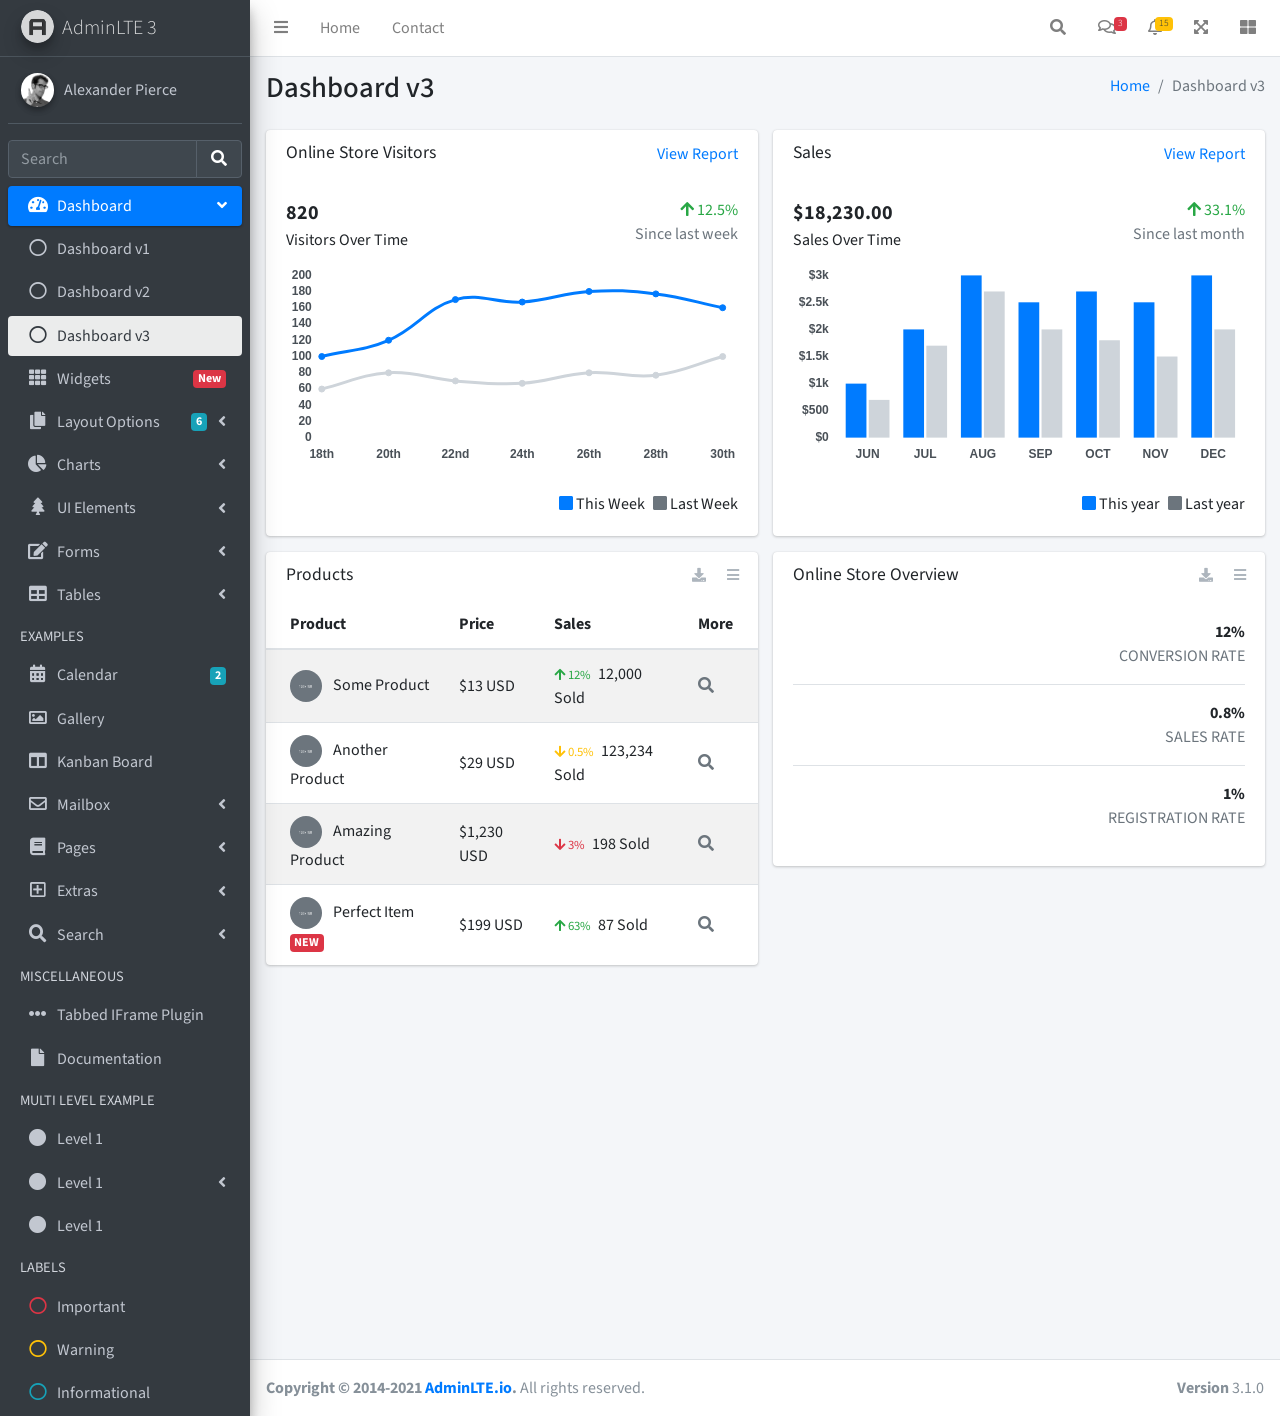
<file: frontend/Content/AdminLTE-3.1.0/index3.html>
<!DOCTYPE html>
<html lang="en">
<head>
  <meta charset="utf-8">
  <meta name="viewport" content="width=device-width, initial-scale=1">
  <title>AdminLTE 3 | Dashboard 3</title>

  <!-- Google Font: Source Sans Pro -->
  <link rel="stylesheet" href="https://fonts.googleapis.com/css?family=Source+Sans+Pro:300,400,400i,700&display=fallback">
  <!-- Font Awesome Icons -->
  <link rel="stylesheet" href="plugins/fontawesome-free/css/all.min.css">
  <!-- IonIcons -->
  <link rel="stylesheet" href="https://code.ionicframework.com/ionicons/2.0.1/css/ionicons.min.css">
  <!-- Theme style -->
  <link rel="stylesheet" href="dist/css/adminlte.min.css">
</head>
<!--
`body` tag options:

  Apply one or more of the following classes to to the body tag
  to get the desired effect

  * sidebar-collapse
  * sidebar-mini
-->
<body class="hold-transition sidebar-mini">
<div class="wrapper">
  <!-- Navbar -->
  <nav class="main-header navbar navbar-expand navbar-white navbar-light">
    <!-- Left navbar links -->
    <ul class="navbar-nav">
      <li class="nav-item">
        <a class="nav-link" data-widget="pushmenu" href="#" role="button"><i class="fas fa-bars"></i></a>
      </li>
      <li class="nav-item d-none d-sm-inline-block">
        <a href="index3.html" class="nav-link">Home</a>
      </li>
      <li class="nav-item d-none d-sm-inline-block">
        <a href="#" class="nav-link">Contact</a>
      </li>
    </ul>

    <!-- Right navbar links -->
    <ul class="navbar-nav ml-auto">
      <!-- Navbar Search -->
      <li class="nav-item">
        <a class="nav-link" data-widget="navbar-search" href="#" role="button">
          <i class="fas fa-search"></i>
        </a>
        <div class="navbar-search-block">
          <form class="form-inline">
            <div class="input-group input-group-sm">
              <input class="form-control form-control-navbar" type="search" placeholder="Search" aria-label="Search">
              <div class="input-group-append">
                <button class="btn btn-navbar" type="submit">
                  <i class="fas fa-search"></i>
                </button>
                <button class="btn btn-navbar" type="button" data-widget="navbar-search">
                  <i class="fas fa-times"></i>
                </button>
              </div>
            </div>
          </form>
        </div>
      </li>

      <!-- Messages Dropdown Menu -->
      <li class="nav-item dropdown">
        <a class="nav-link" data-toggle="dropdown" href="#">
          <i class="far fa-comments"></i>
          <span class="badge badge-danger navbar-badge">3</span>
        </a>
        <div class="dropdown-menu dropdown-menu-lg dropdown-menu-right">
          <a href="#" class="dropdown-item">
            <!-- Message Start -->
            <div class="media">
              <img src="dist/img/user1-128x128.jpg" alt="User Avatar" class="img-size-50 mr-3 img-circle">
              <div class="media-body">
                <h3 class="dropdown-item-title">
                  Brad Diesel
                  <span class="float-right text-sm text-danger"><i class="fas fa-star"></i></span>
                </h3>
                <p class="text-sm">Call me whenever you can...</p>
                <p class="text-sm text-muted"><i class="far fa-clock mr-1"></i> 4 Hours Ago</p>
              </div>
            </div>
            <!-- Message End -->
          </a>
          <div class="dropdown-divider"></div>
          <a href="#" class="dropdown-item">
            <!-- Message Start -->
            <div class="media">
              <img src="dist/img/user8-128x128.jpg" alt="User Avatar" class="img-size-50 img-circle mr-3">
              <div class="media-body">
                <h3 class="dropdown-item-title">
                  John Pierce
                  <span class="float-right text-sm text-muted"><i class="fas fa-star"></i></span>
                </h3>
                <p class="text-sm">I got your message bro</p>
                <p class="text-sm text-muted"><i class="far fa-clock mr-1"></i> 4 Hours Ago</p>
              </div>
            </div>
            <!-- Message End -->
          </a>
          <div class="dropdown-divider"></div>
          <a href="#" class="dropdown-item">
            <!-- Message Start -->
            <div class="media">
              <img src="dist/img/user3-128x128.jpg" alt="User Avatar" class="img-size-50 img-circle mr-3">
              <div class="media-body">
                <h3 class="dropdown-item-title">
                  Nora Silvester
                  <span class="float-right text-sm text-warning"><i class="fas fa-star"></i></span>
                </h3>
                <p class="text-sm">The subject goes here</p>
                <p class="text-sm text-muted"><i class="far fa-clock mr-1"></i> 4 Hours Ago</p>
              </div>
            </div>
            <!-- Message End -->
          </a>
          <div class="dropdown-divider"></div>
          <a href="#" class="dropdown-item dropdown-footer">See All Messages</a>
        </div>
      </li>
      <!-- Notifications Dropdown Menu -->
      <li class="nav-item dropdown">
        <a class="nav-link" data-toggle="dropdown" href="#">
          <i class="far fa-bell"></i>
          <span class="badge badge-warning navbar-badge">15</span>
        </a>
        <div class="dropdown-menu dropdown-menu-lg dropdown-menu-right">
          <span class="dropdown-item dropdown-header">15 Notifications</span>
          <div class="dropdown-divider"></div>
          <a href="#" class="dropdown-item">
            <i class="fas fa-envelope mr-2"></i> 4 new messages
            <span class="float-right text-muted text-sm">3 mins</span>
          </a>
          <div class="dropdown-divider"></div>
          <a href="#" class="dropdown-item">
            <i class="fas fa-users mr-2"></i> 8 friend requests
            <span class="float-right text-muted text-sm">12 hours</span>
          </a>
          <div class="dropdown-divider"></div>
          <a href="#" class="dropdown-item">
            <i class="fas fa-file mr-2"></i> 3 new reports
            <span class="float-right text-muted text-sm">2 days</span>
          </a>
          <div class="dropdown-divider"></div>
          <a href="#" class="dropdown-item dropdown-footer">See All Notifications</a>
        </div>
      </li>
      <li class="nav-item">
        <a class="nav-link" data-widget="fullscreen" href="#" role="button">
          <i class="fas fa-expand-arrows-alt"></i>
        </a>
      </li>
      <li class="nav-item">
        <a class="nav-link" data-widget="control-sidebar" data-slide="true" href="#" role="button">
          <i class="fas fa-th-large"></i>
        </a>
      </li>
    </ul>
  </nav>
  <!-- /.navbar -->

  <!-- Main Sidebar Container -->
  <aside class="main-sidebar sidebar-dark-primary elevation-4">
    <!-- Brand Logo -->
    <a href="index3.html" class="brand-link">
      <img src="dist/img/AdminLTELogo.png" alt="AdminLTE Logo" class="brand-image img-circle elevation-3" style="opacity: .8">
      <span class="brand-text font-weight-light">AdminLTE 3</span>
    </a>

    <!-- Sidebar -->
    <div class="sidebar">
      <!-- Sidebar user panel (optional) -->
      <div class="user-panel mt-3 pb-3 mb-3 d-flex">
        <div class="image">
          <img src="dist/img/user2-160x160.jpg" class="img-circle elevation-2" alt="User Image">
        </div>
        <div class="info">
          <a href="#" class="d-block">Alexander Pierce</a>
        </div>
      </div>

      <!-- SidebarSearch Form -->
      <div class="form-inline">
        <div class="input-group" data-widget="sidebar-search">
          <input class="form-control form-control-sidebar" type="search" placeholder="Search" aria-label="Search">
          <div class="input-group-append">
            <button class="btn btn-sidebar">
              <i class="fas fa-search fa-fw"></i>
            </button>
          </div>
        </div>
      </div>

      <!-- Sidebar Menu -->
      <nav class="mt-2">
        <ul class="nav nav-pills nav-sidebar flex-column" data-widget="treeview" role="menu" data-accordion="false">
          <!-- Add icons to the links using the .nav-icon class
               with font-awesome or any other icon font library -->
          <li class="nav-item menu-open">
            <a href="#" class="nav-link active">
              <i class="nav-icon fas fa-tachometer-alt"></i>
              <p>
                Dashboard
                <i class="right fas fa-angle-left"></i>
              </p>
            </a>
            <ul class="nav nav-treeview">
              <li class="nav-item">
                <a href="./index.html" class="nav-link">
                  <i class="far fa-circle nav-icon"></i>
                  <p>Dashboard v1</p>
                </a>
              </li>
              <li class="nav-item">
                <a href="./index2.html" class="nav-link">
                  <i class="far fa-circle nav-icon"></i>
                  <p>Dashboard v2</p>
                </a>
              </li>
              <li class="nav-item">
                <a href="./index3.html" class="nav-link active">
                  <i class="far fa-circle nav-icon"></i>
                  <p>Dashboard v3</p>
                </a>
              </li>
            </ul>
          </li>
          <li class="nav-item">
            <a href="pages/widgets.html" class="nav-link">
              <i class="nav-icon fas fa-th"></i>
              <p>
                Widgets
                <span class="right badge badge-danger">New</span>
              </p>
            </a>
          </li>
          <li class="nav-item">
            <a href="#" class="nav-link">
              <i class="nav-icon fas fa-copy"></i>
              <p>
                Layout Options
                <i class="fas fa-angle-left right"></i>
                <span class="badge badge-info right">6</span>
              </p>
            </a>
            <ul class="nav nav-treeview">
              <li class="nav-item">
                <a href="pages/layout/top-nav.html" class="nav-link">
                  <i class="far fa-circle nav-icon"></i>
                  <p>Top Navigation</p>
                </a>
              </li>
              <li class="nav-item">
                <a href="pages/layout/top-nav-sidebar.html" class="nav-link">
                  <i class="far fa-circle nav-icon"></i>
                  <p>Top Navigation + Sidebar</p>
                </a>
              </li>
              <li class="nav-item">
                <a href="pages/layout/boxed.html" class="nav-link">
                  <i class="far fa-circle nav-icon"></i>
                  <p>Boxed</p>
                </a>
              </li>
              <li class="nav-item">
                <a href="pages/layout/fixed-sidebar.html" class="nav-link">
                  <i class="far fa-circle nav-icon"></i>
                  <p>Fixed Sidebar</p>
                </a>
              </li>
              <li class="nav-item">
                <a href="pages/layout/fixed-sidebar-custom.html" class="nav-link">
                  <i class="far fa-circle nav-icon"></i>
                  <p>Fixed Sidebar <small>+ Custom Area</small></p>
                </a>
              </li>
              <li class="nav-item">
                <a href="pages/layout/fixed-topnav.html" class="nav-link">
                  <i class="far fa-circle nav-icon"></i>
                  <p>Fixed Navbar</p>
                </a>
              </li>
              <li class="nav-item">
                <a href="pages/layout/fixed-footer.html" class="nav-link">
                  <i class="far fa-circle nav-icon"></i>
                  <p>Fixed Footer</p>
                </a>
              </li>
              <li class="nav-item">
                <a href="pages/layout/collapsed-sidebar.html" class="nav-link">
                  <i class="far fa-circle nav-icon"></i>
                  <p>Collapsed Sidebar</p>
                </a>
              </li>
            </ul>
          </li>
          <li class="nav-item">
            <a href="#" class="nav-link">
              <i class="nav-icon fas fa-chart-pie"></i>
              <p>
                Charts
                <i class="right fas fa-angle-left"></i>
              </p>
            </a>
            <ul class="nav nav-treeview">
              <li class="nav-item">
                <a href="pages/charts/chartjs.html" class="nav-link">
                  <i class="far fa-circle nav-icon"></i>
                  <p>ChartJS</p>
                </a>
              </li>
              <li class="nav-item">
                <a href="pages/charts/flot.html" class="nav-link">
                  <i class="far fa-circle nav-icon"></i>
                  <p>Flot</p>
                </a>
              </li>
              <li class="nav-item">
                <a href="pages/charts/inline.html" class="nav-link">
                  <i class="far fa-circle nav-icon"></i>
                  <p>Inline</p>
                </a>
              </li>
              <li class="nav-item">
                <a href="pages/charts/uplot.html" class="nav-link">
                  <i class="far fa-circle nav-icon"></i>
                  <p>uPlot</p>
                </a>
              </li>
            </ul>
          </li>
          <li class="nav-item">
            <a href="#" class="nav-link">
              <i class="nav-icon fas fa-tree"></i>
              <p>
                UI Elements
                <i class="fas fa-angle-left right"></i>
              </p>
            </a>
            <ul class="nav nav-treeview">
              <li class="nav-item">
                <a href="pages/UI/general.html" class="nav-link">
                  <i class="far fa-circle nav-icon"></i>
                  <p>General</p>
                </a>
              </li>
              <li class="nav-item">
                <a href="pages/UI/icons.html" class="nav-link">
                  <i class="far fa-circle nav-icon"></i>
                  <p>Icons</p>
                </a>
              </li>
              <li class="nav-item">
                <a href="pages/UI/buttons.html" class="nav-link">
                  <i class="far fa-circle nav-icon"></i>
                  <p>Buttons</p>
                </a>
              </li>
              <li class="nav-item">
                <a href="pages/UI/sliders.html" class="nav-link">
                  <i class="far fa-circle nav-icon"></i>
                  <p>Sliders</p>
                </a>
              </li>
              <li class="nav-item">
                <a href="pages/UI/modals.html" class="nav-link">
                  <i class="far fa-circle nav-icon"></i>
                  <p>Modals & Alerts</p>
                </a>
              </li>
              <li class="nav-item">
                <a href="pages/UI/navbar.html" class="nav-link">
                  <i class="far fa-circle nav-icon"></i>
                  <p>Navbar & Tabs</p>
                </a>
              </li>
              <li class="nav-item">
                <a href="pages/UI/timeline.html" class="nav-link">
                  <i class="far fa-circle nav-icon"></i>
                  <p>Timeline</p>
                </a>
              </li>
              <li class="nav-item">
                <a href="pages/UI/ribbons.html" class="nav-link">
                  <i class="far fa-circle nav-icon"></i>
                  <p>Ribbons</p>
                </a>
              </li>
            </ul>
          </li>
          <li class="nav-item">
            <a href="#" class="nav-link">
              <i class="nav-icon fas fa-edit"></i>
              <p>
                Forms
                <i class="fas fa-angle-left right"></i>
              </p>
            </a>
            <ul class="nav nav-treeview">
              <li class="nav-item">
                <a href="pages/forms/general.html" class="nav-link">
                  <i class="far fa-circle nav-icon"></i>
                  <p>General Elements</p>
                </a>
              </li>
              <li class="nav-item">
                <a href="pages/forms/advanced.html" class="nav-link">
                  <i class="far fa-circle nav-icon"></i>
                  <p>Advanced Elements</p>
                </a>
              </li>
              <li class="nav-item">
                <a href="pages/forms/editors.html" class="nav-link">
                  <i class="far fa-circle nav-icon"></i>
                  <p>Editors</p>
                </a>
              </li>
              <li class="nav-item">
                <a href="pages/forms/validation.html" class="nav-link">
                  <i class="far fa-circle nav-icon"></i>
                  <p>Validation</p>
                </a>
              </li>
            </ul>
          </li>
          <li class="nav-item">
            <a href="#" class="nav-link">
              <i class="nav-icon fas fa-table"></i>
              <p>
                Tables
                <i class="fas fa-angle-left right"></i>
              </p>
            </a>
            <ul class="nav nav-treeview">
              <li class="nav-item">
                <a href="pages/tables/simple.html" class="nav-link">
                  <i class="far fa-circle nav-icon"></i>
                  <p>Simple Tables</p>
                </a>
              </li>
              <li class="nav-item">
                <a href="pages/tables/data.html" class="nav-link">
                  <i class="far fa-circle nav-icon"></i>
                  <p>DataTables</p>
                </a>
              </li>
              <li class="nav-item">
                <a href="pages/tables/jsgrid.html" class="nav-link">
                  <i class="far fa-circle nav-icon"></i>
                  <p>jsGrid</p>
                </a>
              </li>
            </ul>
          </li>
          <li class="nav-header">EXAMPLES</li>
          <li class="nav-item">
            <a href="pages/calendar.html" class="nav-link">
              <i class="nav-icon fas fa-calendar-alt"></i>
              <p>
                Calendar
                <span class="badge badge-info right">2</span>
              </p>
            </a>
          </li>
          <li class="nav-item">
            <a href="pages/gallery.html" class="nav-link">
              <i class="nav-icon far fa-image"></i>
              <p>
                Gallery
              </p>
            </a>
          </li>
          <li class="nav-item">
            <a href="pages/kanban.html" class="nav-link">
              <i class="nav-icon fas fa-columns"></i>
              <p>
                Kanban Board
              </p>
            </a>
          </li>
          <li class="nav-item">
            <a href="#" class="nav-link">
              <i class="nav-icon far fa-envelope"></i>
              <p>
                Mailbox
                <i class="fas fa-angle-left right"></i>
              </p>
            </a>
            <ul class="nav nav-treeview">
              <li class="nav-item">
                <a href="pages/mailbox/mailbox.html" class="nav-link">
                  <i class="far fa-circle nav-icon"></i>
                  <p>Inbox</p>
                </a>
              </li>
              <li class="nav-item">
                <a href="pages/mailbox/compose.html" class="nav-link">
                  <i class="far fa-circle nav-icon"></i>
                  <p>Compose</p>
                </a>
              </li>
              <li class="nav-item">
                <a href="pages/mailbox/read-mail.html" class="nav-link">
                  <i class="far fa-circle nav-icon"></i>
                  <p>Read</p>
                </a>
              </li>
            </ul>
          </li>
          <li class="nav-item">
            <a href="#" class="nav-link">
              <i class="nav-icon fas fa-book"></i>
              <p>
                Pages
                <i class="fas fa-angle-left right"></i>
              </p>
            </a>
            <ul class="nav nav-treeview">
              <li class="nav-item">
                <a href="pages/examples/invoice.html" class="nav-link">
                  <i class="far fa-circle nav-icon"></i>
                  <p>Invoice</p>
                </a>
              </li>
              <li class="nav-item">
                <a href="pages/examples/profile.html" class="nav-link">
                  <i class="far fa-circle nav-icon"></i>
                  <p>Profile</p>
                </a>
              </li>
              <li class="nav-item">
                <a href="pages/examples/e-commerce.html" class="nav-link">
                  <i class="far fa-circle nav-icon"></i>
                  <p>E-commerce</p>
                </a>
              </li>
              <li class="nav-item">
                <a href="pages/examples/projects.html" class="nav-link">
                  <i class="far fa-circle nav-icon"></i>
                  <p>Projects</p>
                </a>
              </li>
              <li class="nav-item">
                <a href="pages/examples/project-add.html" class="nav-link">
                  <i class="far fa-circle nav-icon"></i>
                  <p>Project Add</p>
                </a>
              </li>
              <li class="nav-item">
                <a href="pages/examples/project-edit.html" class="nav-link">
                  <i class="far fa-circle nav-icon"></i>
                  <p>Project Edit</p>
                </a>
              </li>
              <li class="nav-item">
                <a href="pages/examples/project-detail.html" class="nav-link">
                  <i class="far fa-circle nav-icon"></i>
                  <p>Project Detail</p>
                </a>
              </li>
              <li class="nav-item">
                <a href="pages/examples/contacts.html" class="nav-link">
                  <i class="far fa-circle nav-icon"></i>
                  <p>Contacts</p>
                </a>
              </li>
              <li class="nav-item">
                <a href="pages/examples/faq.html" class="nav-link">
                  <i class="far fa-circle nav-icon"></i>
                  <p>FAQ</p>
                </a>
              </li>
              <li class="nav-item">
                <a href="pages/examples/contact-us.html" class="nav-link">
                  <i class="far fa-circle nav-icon"></i>
                  <p>Contact us</p>
                </a>
              </li>
            </ul>
          </li>
          <li class="nav-item">
            <a href="#" class="nav-link">
              <i class="nav-icon far fa-plus-square"></i>
              <p>
                Extras
                <i class="fas fa-angle-left right"></i>
              </p>
            </a>
            <ul class="nav nav-treeview">
              <li class="nav-item">
                <a href="#" class="nav-link">
                  <i class="far fa-circle nav-icon"></i>
                  <p>
                    Login & Register v1
                    <i class="fas fa-angle-left right"></i>
                  </p>
                </a>
                <ul class="nav nav-treeview">
                  <li class="nav-item">
                    <a href="pages/examples/login.html" class="nav-link">
                      <i class="far fa-circle nav-icon"></i>
                      <p>Login v1</p>
                    </a>
                  </li>
                  <li class="nav-item">
                    <a href="pages/examples/register.html" class="nav-link">
                      <i class="far fa-circle nav-icon"></i>
                      <p>Register v1</p>
                    </a>
                  </li>
                  <li class="nav-item">
                    <a href="pages/examples/forgot-password.html" class="nav-link">
                      <i class="far fa-circle nav-icon"></i>
                      <p>Forgot Password v1</p>
                    </a>
                  </li>
                  <li class="nav-item">
                    <a href="pages/examples/recover-password.html" class="nav-link">
                      <i class="far fa-circle nav-icon"></i>
                      <p>Recover Password v1</p>
                    </a>
                  </li>
                </ul>
              </li>
              <li class="nav-item">
                <a href="#" class="nav-link">
                  <i class="far fa-circle nav-icon"></i>
                  <p>
                    Login & Register v2
                    <i class="fas fa-angle-left right"></i>
                  </p>
                </a>
                <ul class="nav nav-treeview">
                  <li class="nav-item">
                    <a href="pages/examples/login-v2.html" class="nav-link">
                      <i class="far fa-circle nav-icon"></i>
                      <p>Login v2</p>
                    </a>
                  </li>
                  <li class="nav-item">
                    <a href="pages/examples/register-v2.html" class="nav-link">
                      <i class="far fa-circle nav-icon"></i>
                      <p>Register v2</p>
                    </a>
                  </li>
                  <li class="nav-item">
                    <a href="pages/examples/forgot-password-v2.html" class="nav-link">
                      <i class="far fa-circle nav-icon"></i>
                      <p>Forgot Password v2</p>
                    </a>
                  </li>
                  <li class="nav-item">
                    <a href="pages/examples/recover-password-v2.html" class="nav-link">
                      <i class="far fa-circle nav-icon"></i>
                      <p>Recover Password v2</p>
                    </a>
                  </li>
                </ul>
              </li>
              <li class="nav-item">
                <a href="pages/examples/lockscreen.html" class="nav-link">
                  <i class="far fa-circle nav-icon"></i>
                  <p>Lockscreen</p>
                </a>
              </li>
              <li class="nav-item">
                <a href="pages/examples/legacy-user-menu.html" class="nav-link">
                  <i class="far fa-circle nav-icon"></i>
                  <p>Legacy User Menu</p>
                </a>
              </li>
              <li class="nav-item">
                <a href="pages/examples/language-menu.html" class="nav-link">
                  <i class="far fa-circle nav-icon"></i>
                  <p>Language Menu</p>
                </a>
              </li>
              <li class="nav-item">
                <a href="pages/examples/404.html" class="nav-link">
                  <i class="far fa-circle nav-icon"></i>
                  <p>Error 404</p>
                </a>
              </li>
              <li class="nav-item">
                <a href="pages/examples/500.html" class="nav-link">
                  <i class="far fa-circle nav-icon"></i>
                  <p>Error 500</p>
                </a>
              </li>
              <li class="nav-item">
                <a href="pages/examples/pace.html" class="nav-link">
                  <i class="far fa-circle nav-icon"></i>
                  <p>Pace</p>
                </a>
              </li>
              <li class="nav-item">
                <a href="pages/examples/blank.html" class="nav-link">
                  <i class="far fa-circle nav-icon"></i>
                  <p>Blank Page</p>
                </a>
              </li>
              <li class="nav-item">
                <a href="starter.html" class="nav-link">
                  <i class="far fa-circle nav-icon"></i>
                  <p>Starter Page</p>
                </a>
              </li>
            </ul>
          </li>
          <li class="nav-item">
            <a href="#" class="nav-link">
              <i class="nav-icon fas fa-search"></i>
              <p>
                Search
                <i class="fas fa-angle-left right"></i>
              </p>
            </a>
            <ul class="nav nav-treeview">
              <li class="nav-item">
                <a href="pages/search/simple.html" class="nav-link">
                  <i class="far fa-circle nav-icon"></i>
                  <p>Simple Search</p>
                </a>
              </li>
              <li class="nav-item">
                <a href="pages/search/enhanced.html" class="nav-link">
                  <i class="far fa-circle nav-icon"></i>
                  <p>Enhanced</p>
                </a>
              </li>
            </ul>
          </li>
          <li class="nav-header">MISCELLANEOUS</li>
          <li class="nav-item">
            <a href="iframe.html" class="nav-link">
              <i class="nav-icon fas fa-ellipsis-h"></i>
              <p>Tabbed IFrame Plugin</p>
            </a>
          </li>
          <li class="nav-item">
            <a href="https://adminlte.io/docs/3.1/" class="nav-link">
              <i class="nav-icon fas fa-file"></i>
              <p>Documentation</p>
            </a>
          </li>
          <li class="nav-header">MULTI LEVEL EXAMPLE</li>
          <li class="nav-item">
            <a href="#" class="nav-link">
              <i class="fas fa-circle nav-icon"></i>
              <p>Level 1</p>
            </a>
          </li>
          <li class="nav-item">
            <a href="#" class="nav-link">
              <i class="nav-icon fas fa-circle"></i>
              <p>
                Level 1
                <i class="right fas fa-angle-left"></i>
              </p>
            </a>
            <ul class="nav nav-treeview">
              <li class="nav-item">
                <a href="#" class="nav-link">
                  <i class="far fa-circle nav-icon"></i>
                  <p>Level 2</p>
                </a>
              </li>
              <li class="nav-item">
                <a href="#" class="nav-link">
                  <i class="far fa-circle nav-icon"></i>
                  <p>
                    Level 2
                    <i class="right fas fa-angle-left"></i>
                  </p>
                </a>
                <ul class="nav nav-treeview">
                  <li class="nav-item">
                    <a href="#" class="nav-link">
                      <i class="far fa-dot-circle nav-icon"></i>
                      <p>Level 3</p>
                    </a>
                  </li>
                  <li class="nav-item">
                    <a href="#" class="nav-link">
                      <i class="far fa-dot-circle nav-icon"></i>
                      <p>Level 3</p>
                    </a>
                  </li>
                  <li class="nav-item">
                    <a href="#" class="nav-link">
                      <i class="far fa-dot-circle nav-icon"></i>
                      <p>Level 3</p>
                    </a>
                  </li>
                </ul>
              </li>
              <li class="nav-item">
                <a href="#" class="nav-link">
                  <i class="far fa-circle nav-icon"></i>
                  <p>Level 2</p>
                </a>
              </li>
            </ul>
          </li>
          <li class="nav-item">
            <a href="#" class="nav-link">
              <i class="fas fa-circle nav-icon"></i>
              <p>Level 1</p>
            </a>
          </li>
          <li class="nav-header">LABELS</li>
          <li class="nav-item">
            <a href="#" class="nav-link">
              <i class="nav-icon far fa-circle text-danger"></i>
              <p class="text">Important</p>
            </a>
          </li>
          <li class="nav-item">
            <a href="#" class="nav-link">
              <i class="nav-icon far fa-circle text-warning"></i>
              <p>Warning</p>
            </a>
          </li>
          <li class="nav-item">
            <a href="#" class="nav-link">
              <i class="nav-icon far fa-circle text-info"></i>
              <p>Informational</p>
            </a>
          </li>
        </ul>
      </nav>
      <!-- /.sidebar-menu -->
    </div>
    <!-- /.sidebar -->
  </aside>

  <!-- Content Wrapper. Contains page content -->
  <div class="content-wrapper">
    <!-- Content Header (Page header) -->
    <div class="content-header">
      <div class="container-fluid">
        <div class="row mb-2">
          <div class="col-sm-6">
            <h1 class="m-0">Dashboard v3</h1>
          </div><!-- /.col -->
          <div class="col-sm-6">
            <ol class="breadcrumb float-sm-right">
              <li class="breadcrumb-item"><a href="#">Home</a></li>
              <li class="breadcrumb-item active">Dashboard v3</li>
            </ol>
          </div><!-- /.col -->
        </div><!-- /.row -->
      </div><!-- /.container-fluid -->
    </div>
    <!-- /.content-header -->

    <!-- Main content -->
    <div class="content">
      <div class="container-fluid">
        <div class="row">
          <div class="col-lg-6">
            <div class="card">
              <div class="card-header border-0">
                <div class="d-flex justify-content-between">
                  <h3 class="card-title">Online Store Visitors</h3>
                  <a href="javascript:void(0);">View Report</a>
                </div>
              </div>
              <div class="card-body">
                <div class="d-flex">
                  <p class="d-flex flex-column">
                    <span class="text-bold text-lg">820</span>
                    <span>Visitors Over Time</span>
                  </p>
                  <p class="ml-auto d-flex flex-column text-right">
                    <span class="text-success">
                      <i class="fas fa-arrow-up"></i> 12.5%
                    </span>
                    <span class="text-muted">Since last week</span>
                  </p>
                </div>
                <!-- /.d-flex -->

                <div class="position-relative mb-4">
                  <canvas id="visitors-chart" height="200"></canvas>
                </div>

                <div class="d-flex flex-row justify-content-end">
                  <span class="mr-2">
                    <i class="fas fa-square text-primary"></i> This Week
                  </span>

                  <span>
                    <i class="fas fa-square text-gray"></i> Last Week
                  </span>
                </div>
              </div>
            </div>
            <!-- /.card -->

            <div class="card">
              <div class="card-header border-0">
                <h3 class="card-title">Products</h3>
                <div class="card-tools">
                  <a href="#" class="btn btn-tool btn-sm">
                    <i class="fas fa-download"></i>
                  </a>
                  <a href="#" class="btn btn-tool btn-sm">
                    <i class="fas fa-bars"></i>
                  </a>
                </div>
              </div>
              <div class="card-body table-responsive p-0">
                <table class="table table-striped table-valign-middle">
                  <thead>
                  <tr>
                    <th>Product</th>
                    <th>Price</th>
                    <th>Sales</th>
                    <th>More</th>
                  </tr>
                  </thead>
                  <tbody>
                  <tr>
                    <td>
                      <img src="dist/img/default-150x150.png" alt="Product 1" class="img-circle img-size-32 mr-2">
                      Some Product
                    </td>
                    <td>$13 USD</td>
                    <td>
                      <small class="text-success mr-1">
                        <i class="fas fa-arrow-up"></i>
                        12%
                      </small>
                      12,000 Sold
                    </td>
                    <td>
                      <a href="#" class="text-muted">
                        <i class="fas fa-search"></i>
                      </a>
                    </td>
                  </tr>
                  <tr>
                    <td>
                      <img src="dist/img/default-150x150.png" alt="Product 1" class="img-circle img-size-32 mr-2">
                      Another Product
                    </td>
                    <td>$29 USD</td>
                    <td>
                      <small class="text-warning mr-1">
                        <i class="fas fa-arrow-down"></i>
                        0.5%
                      </small>
                      123,234 Sold
                    </td>
                    <td>
                      <a href="#" class="text-muted">
                        <i class="fas fa-search"></i>
                      </a>
                    </td>
                  </tr>
                  <tr>
                    <td>
                      <img src="dist/img/default-150x150.png" alt="Product 1" class="img-circle img-size-32 mr-2">
                      Amazing Product
                    </td>
                    <td>$1,230 USD</td>
                    <td>
                      <small class="text-danger mr-1">
                        <i class="fas fa-arrow-down"></i>
                        3%
                      </small>
                      198 Sold
                    </td>
                    <td>
                      <a href="#" class="text-muted">
                        <i class="fas fa-search"></i>
                      </a>
                    </td>
                  </tr>
                  <tr>
                    <td>
                      <img src="dist/img/default-150x150.png" alt="Product 1" class="img-circle img-size-32 mr-2">
                      Perfect Item
                      <span class="badge bg-danger">NEW</span>
                    </td>
                    <td>$199 USD</td>
                    <td>
                      <small class="text-success mr-1">
                        <i class="fas fa-arrow-up"></i>
                        63%
                      </small>
                      87 Sold
                    </td>
                    <td>
                      <a href="#" class="text-muted">
                        <i class="fas fa-search"></i>
                      </a>
                    </td>
                  </tr>
                  </tbody>
                </table>
              </div>
            </div>
            <!-- /.card -->
          </div>
          <!-- /.col-md-6 -->
          <div class="col-lg-6">
            <div class="card">
              <div class="card-header border-0">
                <div class="d-flex justify-content-between">
                  <h3 class="card-title">Sales</h3>
                  <a href="javascript:void(0);">View Report</a>
                </div>
              </div>
              <div class="card-body">
                <div class="d-flex">
                  <p class="d-flex flex-column">
                    <span class="text-bold text-lg">$18,230.00</span>
                    <span>Sales Over Time</span>
                  </p>
                  <p class="ml-auto d-flex flex-column text-right">
                    <span class="text-success">
                      <i class="fas fa-arrow-up"></i> 33.1%
                    </span>
                    <span class="text-muted">Since last month</span>
                  </p>
                </div>
                <!-- /.d-flex -->

                <div class="position-relative mb-4">
                  <canvas id="sales-chart" height="200"></canvas>
                </div>

                <div class="d-flex flex-row justify-content-end">
                  <span class="mr-2">
                    <i class="fas fa-square text-primary"></i> This year
                  </span>

                  <span>
                    <i class="fas fa-square text-gray"></i> Last year
                  </span>
                </div>
              </div>
            </div>
            <!-- /.card -->

            <div class="card">
              <div class="card-header border-0">
                <h3 class="card-title">Online Store Overview</h3>
                <div class="card-tools">
                  <a href="#" class="btn btn-sm btn-tool">
                    <i class="fas fa-download"></i>
                  </a>
                  <a href="#" class="btn btn-sm btn-tool">
                    <i class="fas fa-bars"></i>
                  </a>
                </div>
              </div>
              <div class="card-body">
                <div class="d-flex justify-content-between align-items-center border-bottom mb-3">
                  <p class="text-success text-xl">
                    <i class="ion ion-ios-refresh-empty"></i>
                  </p>
                  <p class="d-flex flex-column text-right">
                    <span class="font-weight-bold">
                      <i class="ion ion-android-arrow-up text-success"></i> 12%
                    </span>
                    <span class="text-muted">CONVERSION RATE</span>
                  </p>
                </div>
                <!-- /.d-flex -->
                <div class="d-flex justify-content-between align-items-center border-bottom mb-3">
                  <p class="text-warning text-xl">
                    <i class="ion ion-ios-cart-outline"></i>
                  </p>
                  <p class="d-flex flex-column text-right">
                    <span class="font-weight-bold">
                      <i class="ion ion-android-arrow-up text-warning"></i> 0.8%
                    </span>
                    <span class="text-muted">SALES RATE</span>
                  </p>
                </div>
                <!-- /.d-flex -->
                <div class="d-flex justify-content-between align-items-center mb-0">
                  <p class="text-danger text-xl">
                    <i class="ion ion-ios-people-outline"></i>
                  </p>
                  <p class="d-flex flex-column text-right">
                    <span class="font-weight-bold">
                      <i class="ion ion-android-arrow-down text-danger"></i> 1%
                    </span>
                    <span class="text-muted">REGISTRATION RATE</span>
                  </p>
                </div>
                <!-- /.d-flex -->
              </div>
            </div>
          </div>
          <!-- /.col-md-6 -->
        </div>
        <!-- /.row -->
      </div>
      <!-- /.container-fluid -->
    </div>
    <!-- /.content -->
  </div>
  <!-- /.content-wrapper -->

  <!-- Control Sidebar -->
  <aside class="control-sidebar control-sidebar-dark">
    <!-- Control sidebar content goes here -->
  </aside>
  <!-- /.control-sidebar -->

  <!-- Main Footer -->
  <footer class="main-footer">
    <strong>Copyright &copy; 2014-2021 <a href="https://adminlte.io">AdminLTE.io</a>.</strong>
    All rights reserved.
    <div class="float-right d-none d-sm-inline-block">
      <b>Version</b> 3.1.0
    </div>
  </footer>
</div>
<!-- ./wrapper -->

<!-- REQUIRED SCRIPTS -->

<!-- jQuery -->
<script src="plugins/jquery/jquery.min.js"></script>
<!-- Bootstrap -->
<script src="plugins/bootstrap/js/bootstrap.bundle.min.js"></script>
<!-- AdminLTE -->
<script src="dist/js/adminlte.js"></script>

<!-- OPTIONAL SCRIPTS -->
<script src="plugins/chart.js/Chart.min.js"></script>
<!-- AdminLTE for demo purposes -->
<script src="dist/js/demo.js"></script>
<!-- AdminLTE dashboard demo (This is only for demo purposes) -->
<script src="dist/js/pages/dashboard3.js"></script>
</body>
</html>
</file>
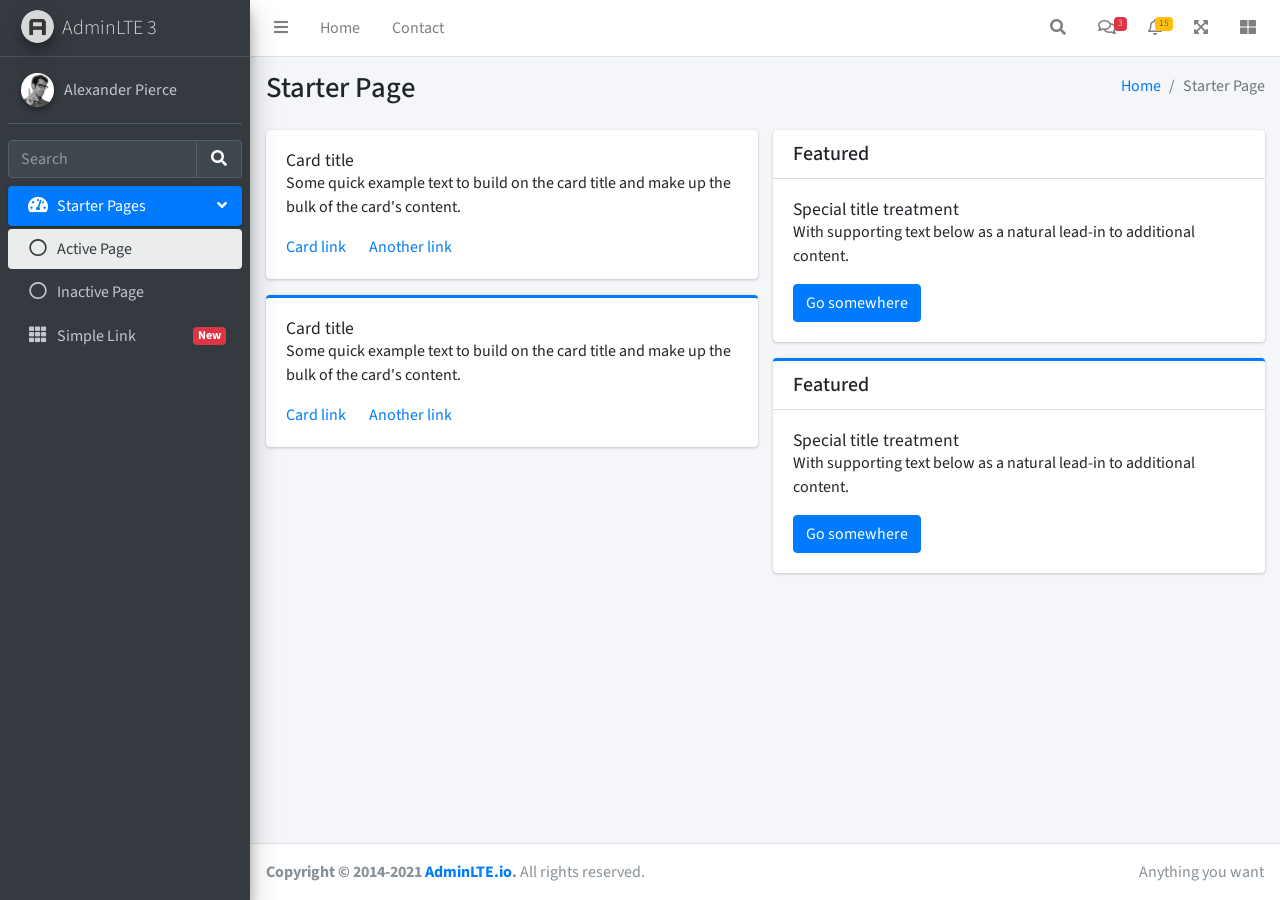
<file: frontend/Content/AdminLTE-3.1.0/starter.html>
<!DOCTYPE html>
<!--
This is a starter template page. Use this page to start your new project from
scratch. This page gets rid of all links and provides the needed markup only.
-->
<html lang="en">
<head>
  <meta charset="utf-8">
  <meta name="viewport" content="width=device-width, initial-scale=1">
  <title>AdminLTE 3 | Starter</title>

  <!-- Google Font: Source Sans Pro -->
  <link rel="stylesheet" href="https://fonts.googleapis.com/css?family=Source+Sans+Pro:300,400,400i,700&display=fallback">
  <!-- Font Awesome Icons -->
  <link rel="stylesheet" href="plugins/fontawesome-free/css/all.min.css">
  <!-- Theme style -->
  <link rel="stylesheet" href="dist/css/adminlte.min.css">
</head>
<body class="hold-transition sidebar-mini">
<div class="wrapper">

  <!-- Navbar -->
  <nav class="main-header navbar navbar-expand navbar-white navbar-light">
    <!-- Left navbar links -->
    <ul class="navbar-nav">
      <li class="nav-item">
        <a class="nav-link" data-widget="pushmenu" href="#" role="button"><i class="fas fa-bars"></i></a>
      </li>
      <li class="nav-item d-none d-sm-inline-block">
        <a href="index3.html" class="nav-link">Home</a>
      </li>
      <li class="nav-item d-none d-sm-inline-block">
        <a href="#" class="nav-link">Contact</a>
      </li>
    </ul>

    <!-- Right navbar links -->
    <ul class="navbar-nav ml-auto">
      <!-- Navbar Search -->
      <li class="nav-item">
        <a class="nav-link" data-widget="navbar-search" href="#" role="button">
          <i class="fas fa-search"></i>
        </a>
        <div class="navbar-search-block">
          <form class="form-inline">
            <div class="input-group input-group-sm">
              <input class="form-control form-control-navbar" type="search" placeholder="Search" aria-label="Search">
              <div class="input-group-append">
                <button class="btn btn-navbar" type="submit">
                  <i class="fas fa-search"></i>
                </button>
                <button class="btn btn-navbar" type="button" data-widget="navbar-search">
                  <i class="fas fa-times"></i>
                </button>
              </div>
            </div>
          </form>
        </div>
      </li>

      <!-- Messages Dropdown Menu -->
      <li class="nav-item dropdown">
        <a class="nav-link" data-toggle="dropdown" href="#">
          <i class="far fa-comments"></i>
          <span class="badge badge-danger navbar-badge">3</span>
        </a>
        <div class="dropdown-menu dropdown-menu-lg dropdown-menu-right">
          <a href="#" class="dropdown-item">
            <!-- Message Start -->
            <div class="media">
              <img src="dist/img/user1-128x128.jpg" alt="User Avatar" class="img-size-50 mr-3 img-circle">
              <div class="media-body">
                <h3 class="dropdown-item-title">
                  Brad Diesel
                  <span class="float-right text-sm text-danger"><i class="fas fa-star"></i></span>
                </h3>
                <p class="text-sm">Call me whenever you can...</p>
                <p class="text-sm text-muted"><i class="far fa-clock mr-1"></i> 4 Hours Ago</p>
              </div>
            </div>
            <!-- Message End -->
          </a>
          <div class="dropdown-divider"></div>
          <a href="#" class="dropdown-item">
            <!-- Message Start -->
            <div class="media">
              <img src="dist/img/user8-128x128.jpg" alt="User Avatar" class="img-size-50 img-circle mr-3">
              <div class="media-body">
                <h3 class="dropdown-item-title">
                  John Pierce
                  <span class="float-right text-sm text-muted"><i class="fas fa-star"></i></span>
                </h3>
                <p class="text-sm">I got your message bro</p>
                <p class="text-sm text-muted"><i class="far fa-clock mr-1"></i> 4 Hours Ago</p>
              </div>
            </div>
            <!-- Message End -->
          </a>
          <div class="dropdown-divider"></div>
          <a href="#" class="dropdown-item">
            <!-- Message Start -->
            <div class="media">
              <img src="dist/img/user3-128x128.jpg" alt="User Avatar" class="img-size-50 img-circle mr-3">
              <div class="media-body">
                <h3 class="dropdown-item-title">
                  Nora Silvester
                  <span class="float-right text-sm text-warning"><i class="fas fa-star"></i></span>
                </h3>
                <p class="text-sm">The subject goes here</p>
                <p class="text-sm text-muted"><i class="far fa-clock mr-1"></i> 4 Hours Ago</p>
              </div>
            </div>
            <!-- Message End -->
          </a>
          <div class="dropdown-divider"></div>
          <a href="#" class="dropdown-item dropdown-footer">See All Messages</a>
        </div>
      </li>
      <!-- Notifications Dropdown Menu -->
      <li class="nav-item dropdown">
        <a class="nav-link" data-toggle="dropdown" href="#">
          <i class="far fa-bell"></i>
          <span class="badge badge-warning navbar-badge">15</span>
        </a>
        <div class="dropdown-menu dropdown-menu-lg dropdown-menu-right">
          <span class="dropdown-header">15 Notifications</span>
          <div class="dropdown-divider"></div>
          <a href="#" class="dropdown-item">
            <i class="fas fa-envelope mr-2"></i> 4 new messages
            <span class="float-right text-muted text-sm">3 mins</span>
          </a>
          <div class="dropdown-divider"></div>
          <a href="#" class="dropdown-item">
            <i class="fas fa-users mr-2"></i> 8 friend requests
            <span class="float-right text-muted text-sm">12 hours</span>
          </a>
          <div class="dropdown-divider"></div>
          <a href="#" class="dropdown-item">
            <i class="fas fa-file mr-2"></i> 3 new reports
            <span class="float-right text-muted text-sm">2 days</span>
          </a>
          <div class="dropdown-divider"></div>
          <a href="#" class="dropdown-item dropdown-footer">See All Notifications</a>
        </div>
      </li>
      <li class="nav-item">
        <a class="nav-link" data-widget="fullscreen" href="#" role="button">
          <i class="fas fa-expand-arrows-alt"></i>
        </a>
      </li>
      <li class="nav-item">
        <a class="nav-link" data-widget="control-sidebar" data-slide="true" href="#" role="button">
          <i class="fas fa-th-large"></i>
        </a>
      </li>
    </ul>
  </nav>
  <!-- /.navbar -->

  <!-- Main Sidebar Container -->
  <aside class="main-sidebar sidebar-dark-primary elevation-4">
    <!-- Brand Logo -->
    <a href="index3.html" class="brand-link">
      <img src="dist/img/AdminLTELogo.png" alt="AdminLTE Logo" class="brand-image img-circle elevation-3" style="opacity: .8">
      <span class="brand-text font-weight-light">AdminLTE 3</span>
    </a>

    <!-- Sidebar -->
    <div class="sidebar">
      <!-- Sidebar user panel (optional) -->
      <div class="user-panel mt-3 pb-3 mb-3 d-flex">
        <div class="image">
          <img src="dist/img/user2-160x160.jpg" class="img-circle elevation-2" alt="User Image">
        </div>
        <div class="info">
          <a href="#" class="d-block">Alexander Pierce</a>
        </div>
      </div>

      <!-- SidebarSearch Form -->
      <div class="form-inline">
        <div class="input-group" data-widget="sidebar-search">
          <input class="form-control form-control-sidebar" type="search" placeholder="Search" aria-label="Search">
          <div class="input-group-append">
            <button class="btn btn-sidebar">
              <i class="fas fa-search fa-fw"></i>
            </button>
          </div>
        </div>
      </div>

      <!-- Sidebar Menu -->
      <nav class="mt-2">
        <ul class="nav nav-pills nav-sidebar flex-column" data-widget="treeview" role="menu" data-accordion="false">
          <!-- Add icons to the links using the .nav-icon class
               with font-awesome or any other icon font library -->
          <li class="nav-item menu-open">
            <a href="#" class="nav-link active">
              <i class="nav-icon fas fa-tachometer-alt"></i>
              <p>
                Starter Pages
                <i class="right fas fa-angle-left"></i>
              </p>
            </a>
            <ul class="nav nav-treeview">
              <li class="nav-item">
                <a href="#" class="nav-link active">
                  <i class="far fa-circle nav-icon"></i>
                  <p>Active Page</p>
                </a>
              </li>
              <li class="nav-item">
                <a href="#" class="nav-link">
                  <i class="far fa-circle nav-icon"></i>
                  <p>Inactive Page</p>
                </a>
              </li>
            </ul>
          </li>
          <li class="nav-item">
            <a href="#" class="nav-link">
              <i class="nav-icon fas fa-th"></i>
              <p>
                Simple Link
                <span class="right badge badge-danger">New</span>
              </p>
            </a>
          </li>
        </ul>
      </nav>
      <!-- /.sidebar-menu -->
    </div>
    <!-- /.sidebar -->
  </aside>

  <!-- Content Wrapper. Contains page content -->
  <div class="content-wrapper">
    <!-- Content Header (Page header) -->
    <div class="content-header">
      <div class="container-fluid">
        <div class="row mb-2">
          <div class="col-sm-6">
            <h1 class="m-0">Starter Page</h1>
          </div><!-- /.col -->
          <div class="col-sm-6">
            <ol class="breadcrumb float-sm-right">
              <li class="breadcrumb-item"><a href="#">Home</a></li>
              <li class="breadcrumb-item active">Starter Page</li>
            </ol>
          </div><!-- /.col -->
        </div><!-- /.row -->
      </div><!-- /.container-fluid -->
    </div>
    <!-- /.content-header -->

    <!-- Main content -->
    <div class="content">
      <div class="container-fluid">
        <div class="row">
          <div class="col-lg-6">
            <div class="card">
              <div class="card-body">
                <h5 class="card-title">Card title</h5>

                <p class="card-text">
                  Some quick example text to build on the card title and make up the bulk of the card's
                  content.
                </p>

                <a href="#" class="card-link">Card link</a>
                <a href="#" class="card-link">Another link</a>
              </div>
            </div>

            <div class="card card-primary card-outline">
              <div class="card-body">
                <h5 class="card-title">Card title</h5>

                <p class="card-text">
                  Some quick example text to build on the card title and make up the bulk of the card's
                  content.
                </p>
                <a href="#" class="card-link">Card link</a>
                <a href="#" class="card-link">Another link</a>
              </div>
            </div><!-- /.card -->
          </div>
          <!-- /.col-md-6 -->
          <div class="col-lg-6">
            <div class="card">
              <div class="card-header">
                <h5 class="m-0">Featured</h5>
              </div>
              <div class="card-body">
                <h6 class="card-title">Special title treatment</h6>

                <p class="card-text">With supporting text below as a natural lead-in to additional content.</p>
                <a href="#" class="btn btn-primary">Go somewhere</a>
              </div>
            </div>

            <div class="card card-primary card-outline">
              <div class="card-header">
                <h5 class="m-0">Featured</h5>
              </div>
              <div class="card-body">
                <h6 class="card-title">Special title treatment</h6>

                <p class="card-text">With supporting text below as a natural lead-in to additional content.</p>
                <a href="#" class="btn btn-primary">Go somewhere</a>
              </div>
            </div>
          </div>
          <!-- /.col-md-6 -->
        </div>
        <!-- /.row -->
      </div><!-- /.container-fluid -->
    </div>
    <!-- /.content -->
  </div>
  <!-- /.content-wrapper -->

  <!-- Control Sidebar -->
  <aside class="control-sidebar control-sidebar-dark">
    <!-- Control sidebar content goes here -->
    <div class="p-3">
      <h5>Title</h5>
      <p>Sidebar content</p>
    </div>
  </aside>
  <!-- /.control-sidebar -->

  <!-- Main Footer -->
  <footer class="main-footer">
    <!-- To the right -->
    <div class="float-right d-none d-sm-inline">
      Anything you want
    </div>
    <!-- Default to the left -->
    <strong>Copyright &copy; 2014-2021 <a href="https://adminlte.io">AdminLTE.io</a>.</strong> All rights reserved.
  </footer>
</div>
<!-- ./wrapper -->

<!-- REQUIRED SCRIPTS -->

<!-- jQuery -->
<script src="plugins/jquery/jquery.min.js"></script>
<!-- Bootstrap 4 -->
<script src="plugins/bootstrap/js/bootstrap.bundle.min.js"></script>
<!-- AdminLTE App -->
<script src="dist/js/adminlte.min.js"></script>
</body>
</html>
</file>
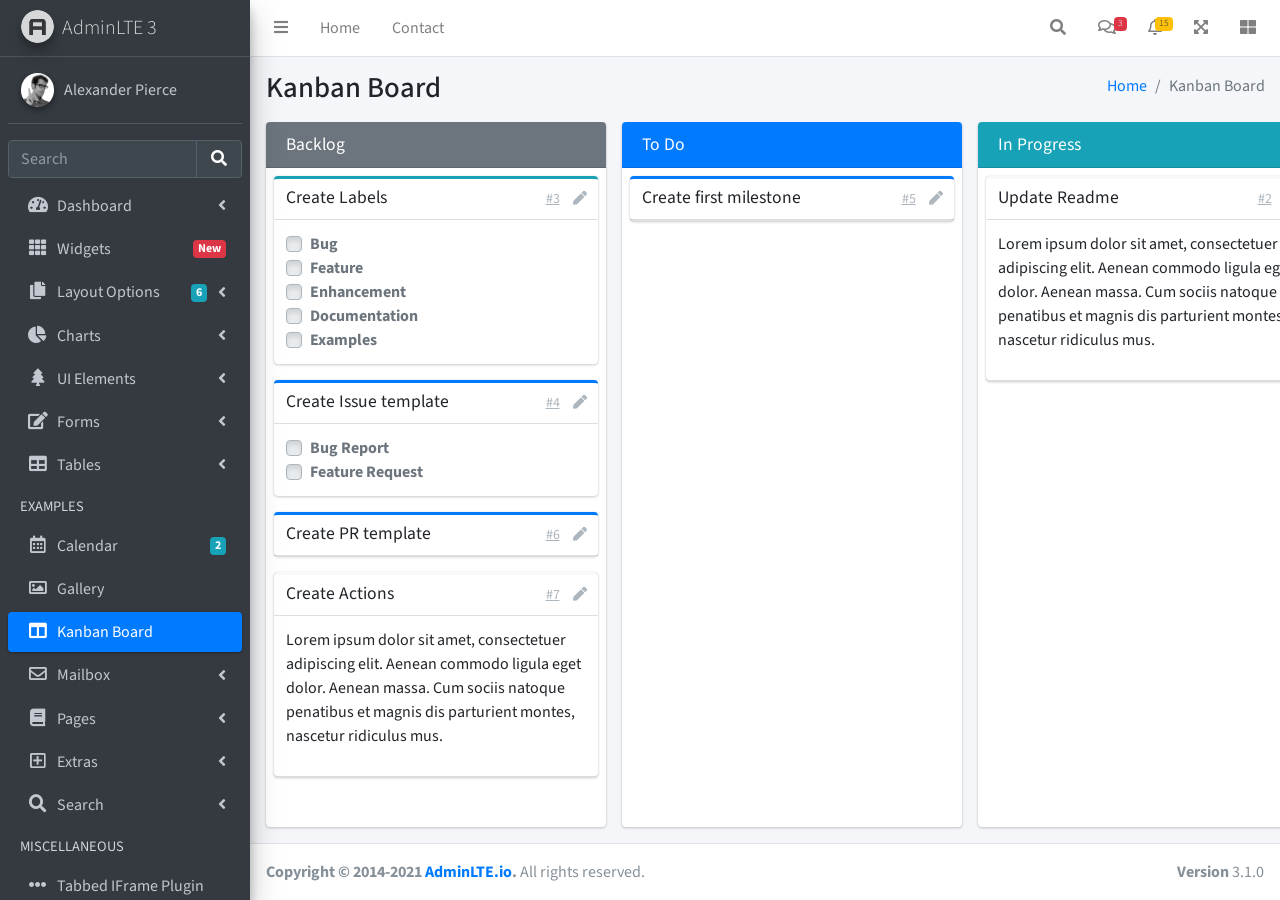
<file: frontend/Content/AdminLTE-3.1.0/pages/kanban.html>
<!DOCTYPE html>
<html lang="en">
<head>
  <meta charset="utf-8">
  <meta name="viewport" content="width=device-width, initial-scale=1">
  <title>AdminLTE 3 | Kanban Board</title>

  <!-- Google Font: Source Sans Pro -->
  <link rel="stylesheet" href="https://fonts.googleapis.com/css?family=Source+Sans+Pro:300,400,400i,700&display=fallback">
  <!-- Font Awesome -->
  <link rel="stylesheet" href="../plugins/fontawesome-free/css/all.min.css">
  <!-- Ekko Lightbox -->
  <link rel="stylesheet" href="../plugins/ekko-lightbox/ekko-lightbox.css">
  <!-- Theme style -->
  <link rel="stylesheet" href="../dist/css/adminlte.min.css">
  <!-- overlayScrollbars -->
  <link rel="stylesheet" href="../plugins/overlayScrollbars/css/OverlayScrollbars.min.css">
</head>
<body class="hold-transition sidebar-mini layout-fixed">
<div class="wrapper">
  <!-- Navbar -->
  <nav class="main-header navbar navbar-expand navbar-white navbar-light">
    <!-- Left navbar links -->
    <ul class="navbar-nav">
      <li class="nav-item">
        <a class="nav-link" data-widget="pushmenu" href="#" role="button"><i class="fas fa-bars"></i></a>
      </li>
      <li class="nav-item d-none d-sm-inline-block">
        <a href="../index3.html" class="nav-link">Home</a>
      </li>
      <li class="nav-item d-none d-sm-inline-block">
        <a href="#" class="nav-link">Contact</a>
      </li>
    </ul>

    <!-- Right navbar links -->
    <ul class="navbar-nav ml-auto">
      <!-- Navbar Search -->
      <li class="nav-item">
        <a class="nav-link" data-widget="navbar-search" href="#" role="button">
          <i class="fas fa-search"></i>
        </a>
        <div class="navbar-search-block">
          <form class="form-inline">
            <div class="input-group input-group-sm">
              <input class="form-control form-control-navbar" type="search" placeholder="Search" aria-label="Search">
              <div class="input-group-append">
                <button class="btn btn-navbar" type="submit">
                  <i class="fas fa-search"></i>
                </button>
                <button class="btn btn-navbar" type="button" data-widget="navbar-search">
                  <i class="fas fa-times"></i>
                </button>
              </div>
            </div>
          </form>
        </div>
      </li>

      <!-- Messages Dropdown Menu -->
      <li class="nav-item dropdown">
        <a class="nav-link" data-toggle="dropdown" href="#">
          <i class="far fa-comments"></i>
          <span class="badge badge-danger navbar-badge">3</span>
        </a>
        <div class="dropdown-menu dropdown-menu-lg dropdown-menu-right">
          <a href="#" class="dropdown-item">
            <!-- Message Start -->
            <div class="media">
              <img src="../dist/img/user1-128x128.jpg" alt="User Avatar" class="img-size-50 mr-3 img-circle">
              <div class="media-body">
                <h3 class="dropdown-item-title">
                  Brad Diesel
                  <span class="float-right text-sm text-danger"><i class="fas fa-star"></i></span>
                </h3>
                <p class="text-sm">Call me whenever you can...</p>
                <p class="text-sm text-muted"><i class="far fa-clock mr-1"></i> 4 Hours Ago</p>
              </div>
            </div>
            <!-- Message End -->
          </a>
          <div class="dropdown-divider"></div>
          <a href="#" class="dropdown-item">
            <!-- Message Start -->
            <div class="media">
              <img src="../dist/img/user8-128x128.jpg" alt="User Avatar" class="img-size-50 img-circle mr-3">
              <div class="media-body">
                <h3 class="dropdown-item-title">
                  John Pierce
                  <span class="float-right text-sm text-muted"><i class="fas fa-star"></i></span>
                </h3>
                <p class="text-sm">I got your message bro</p>
                <p class="text-sm text-muted"><i class="far fa-clock mr-1"></i> 4 Hours Ago</p>
              </div>
            </div>
            <!-- Message End -->
          </a>
          <div class="dropdown-divider"></div>
          <a href="#" class="dropdown-item">
            <!-- Message Start -->
            <div class="media">
              <img src="../dist/img/user3-128x128.jpg" alt="User Avatar" class="img-size-50 img-circle mr-3">
              <div class="media-body">
                <h3 class="dropdown-item-title">
                  Nora Silvester
                  <span class="float-right text-sm text-warning"><i class="fas fa-star"></i></span>
                </h3>
                <p class="text-sm">The subject goes here</p>
                <p class="text-sm text-muted"><i class="far fa-clock mr-1"></i> 4 Hours Ago</p>
              </div>
            </div>
            <!-- Message End -->
          </a>
          <div class="dropdown-divider"></div>
          <a href="#" class="dropdown-item dropdown-footer">See All Messages</a>
        </div>
      </li>
      <!-- Notifications Dropdown Menu -->
      <li class="nav-item dropdown">
        <a class="nav-link" data-toggle="dropdown" href="#">
          <i class="far fa-bell"></i>
          <span class="badge badge-warning navbar-badge">15</span>
        </a>
        <div class="dropdown-menu dropdown-menu-lg dropdown-menu-right">
          <span class="dropdown-item dropdown-header">15 Notifications</span>
          <div class="dropdown-divider"></div>
          <a href="#" class="dropdown-item">
            <i class="fas fa-envelope mr-2"></i> 4 new messages
            <span class="float-right text-muted text-sm">3 mins</span>
          </a>
          <div class="dropdown-divider"></div>
          <a href="#" class="dropdown-item">
            <i class="fas fa-users mr-2"></i> 8 friend requests
            <span class="float-right text-muted text-sm">12 hours</span>
          </a>
          <div class="dropdown-divider"></div>
          <a href="#" class="dropdown-item">
            <i class="fas fa-file mr-2"></i> 3 new reports
            <span class="float-right text-muted text-sm">2 days</span>
          </a>
          <div class="dropdown-divider"></div>
          <a href="#" class="dropdown-item dropdown-footer">See All Notifications</a>
        </div>
      </li>
      <li class="nav-item">
        <a class="nav-link" data-widget="fullscreen" href="#" role="button">
          <i class="fas fa-expand-arrows-alt"></i>
        </a>
      </li>
      <li class="nav-item">
        <a class="nav-link" data-widget="control-sidebar" data-slide="true" href="#" role="button">
          <i class="fas fa-th-large"></i>
        </a>
      </li>
    </ul>
  </nav>
  <!-- /.navbar -->

  <!-- Main Sidebar Container -->
  <aside class="main-sidebar sidebar-dark-primary elevation-4">
    <!-- Brand Logo -->
    <a href="../index3.html" class="brand-link">
      <img src="../dist/img/AdminLTELogo.png" alt="AdminLTE Logo" class="brand-image img-circle elevation-3" style="opacity: .8">
      <span class="brand-text font-weight-light">AdminLTE 3</span>
    </a>

    <!-- Sidebar -->
    <div class="sidebar">
      <!-- Sidebar user panel (optional) -->
      <div class="user-panel mt-3 pb-3 mb-3 d-flex">
        <div class="image">
          <img src="../dist/img/user2-160x160.jpg" class="img-circle elevation-2" alt="User Image">
        </div>
        <div class="info">
          <a href="#" class="d-block">Alexander Pierce</a>
        </div>
      </div>

      <!-- SidebarSearch Form -->
      <div class="form-inline">
        <div class="input-group" data-widget="sidebar-search">
          <input class="form-control form-control-sidebar" type="search" placeholder="Search" aria-label="Search">
          <div class="input-group-append">
            <button class="btn btn-sidebar">
              <i class="fas fa-search fa-fw"></i>
            </button>
          </div>
        </div>
      </div>

      <!-- Sidebar Menu -->
      <nav class="mt-2">
        <ul class="nav nav-pills nav-sidebar flex-column" data-widget="treeview" role="menu" data-accordion="false">
          <!-- Add icons to the links using the .nav-icon class
               with font-awesome or any other icon font library -->
          <li class="nav-item">
            <a href="#" class="nav-link">
              <i class="nav-icon fas fa-tachometer-alt"></i>
              <p>
                Dashboard
                <i class="right fas fa-angle-left"></i>
              </p>
            </a>
            <ul class="nav nav-treeview">
              <li class="nav-item">
                <a href="../index.html" class="nav-link">
                  <i class="far fa-circle nav-icon"></i>
                  <p>Dashboard v1</p>
                </a>
              </li>
              <li class="nav-item">
                <a href="../index2.html" class="nav-link">
                  <i class="far fa-circle nav-icon"></i>
                  <p>Dashboard v2</p>
                </a>
              </li>
              <li class="nav-item">
                <a href="../index3.html" class="nav-link">
                  <i class="far fa-circle nav-icon"></i>
                  <p>Dashboard v3</p>
                </a>
              </li>
            </ul>
          </li>
          <li class="nav-item">
            <a href="widgets.html" class="nav-link">
              <i class="nav-icon fas fa-th"></i>
              <p>
                Widgets
                <span class="right badge badge-danger">New</span>
              </p>
            </a>
          </li>
          <li class="nav-item">
            <a href="#" class="nav-link">
              <i class="nav-icon fas fa-copy"></i>
              <p>
                Layout Options
                <i class="fas fa-angle-left right"></i>
                <span class="badge badge-info right">6</span>
              </p>
            </a>
            <ul class="nav nav-treeview">
              <li class="nav-item">
                <a href="layout/top-nav.html" class="nav-link">
                  <i class="far fa-circle nav-icon"></i>
                  <p>Top Navigation</p>
                </a>
              </li>
              <li class="nav-item">
                <a href="layout/top-nav-sidebar.html" class="nav-link">
                  <i class="far fa-circle nav-icon"></i>
                  <p>Top Navigation + Sidebar</p>
                </a>
              </li>
              <li class="nav-item">
                <a href="layout/boxed.html" class="nav-link">
                  <i class="far fa-circle nav-icon"></i>
                  <p>Boxed</p>
                </a>
              </li>
              <li class="nav-item">
                <a href="layout/fixed-sidebar.html" class="nav-link">
                  <i class="far fa-circle nav-icon"></i>
                  <p>Fixed Sidebar</p>
                </a>
              </li>
              <li class="nav-item">
                <a href="layout/fixed-sidebar-custom.html" class="nav-link">
                  <i class="far fa-circle nav-icon"></i>
                  <p>Fixed Sidebar <small>+ Custom Area</small></p>
                </a>
              </li>
              <li class="nav-item">
                <a href="layout/fixed-topnav.html" class="nav-link">
                  <i class="far fa-circle nav-icon"></i>
                  <p>Fixed Navbar</p>
                </a>
              </li>
              <li class="nav-item">
                <a href="layout/fixed-footer.html" class="nav-link">
                  <i class="far fa-circle nav-icon"></i>
                  <p>Fixed Footer</p>
                </a>
              </li>
              <li class="nav-item">
                <a href="layout/collapsed-sidebar.html" class="nav-link">
                  <i class="far fa-circle nav-icon"></i>
                  <p>Collapsed Sidebar</p>
                </a>
              </li>
            </ul>
          </li>
          <li class="nav-item">
            <a href="#" class="nav-link">
              <i class="nav-icon fas fa-chart-pie"></i>
              <p>
                Charts
                <i class="right fas fa-angle-left"></i>
              </p>
            </a>
            <ul class="nav nav-treeview">
              <li class="nav-item">
                <a href="charts/chartjs.html" class="nav-link">
                  <i class="far fa-circle nav-icon"></i>
                  <p>ChartJS</p>
                </a>
              </li>
              <li class="nav-item">
                <a href="charts/flot.html" class="nav-link">
                  <i class="far fa-circle nav-icon"></i>
                  <p>Flot</p>
                </a>
              </li>
              <li class="nav-item">
                <a href="charts/inline.html" class="nav-link">
                  <i class="far fa-circle nav-icon"></i>
                  <p>Inline</p>
                </a>
              </li>
              <li class="nav-item">
                <a href="charts/uplot.html" class="nav-link">
                  <i class="far fa-circle nav-icon"></i>
                  <p>uPlot</p>
                </a>
              </li>
            </ul>
          </li>
          <li class="nav-item">
            <a href="#" class="nav-link">
              <i class="nav-icon fas fa-tree"></i>
              <p>
                UI Elements
                <i class="fas fa-angle-left right"></i>
              </p>
            </a>
            <ul class="nav nav-treeview">
              <li class="nav-item">
                <a href="UI/general.html" class="nav-link">
                  <i class="far fa-circle nav-icon"></i>
                  <p>General</p>
                </a>
              </li>
              <li class="nav-item">
                <a href="UI/icons.html" class="nav-link">
                  <i class="far fa-circle nav-icon"></i>
                  <p>Icons</p>
                </a>
              </li>
              <li class="nav-item">
                <a href="UI/buttons.html" class="nav-link">
                  <i class="far fa-circle nav-icon"></i>
                  <p>Buttons</p>
                </a>
              </li>
              <li class="nav-item">
                <a href="UI/sliders.html" class="nav-link">
                  <i class="far fa-circle nav-icon"></i>
                  <p>Sliders</p>
                </a>
              </li>
              <li class="nav-item">
                <a href="UI/modals.html" class="nav-link">
                  <i class="far fa-circle nav-icon"></i>
                  <p>Modals & Alerts</p>
                </a>
              </li>
              <li class="nav-item">
                <a href="UI/navbar.html" class="nav-link">
                  <i class="far fa-circle nav-icon"></i>
                  <p>Navbar & Tabs</p>
                </a>
              </li>
              <li class="nav-item">
                <a href="UI/timeline.html" class="nav-link">
                  <i class="far fa-circle nav-icon"></i>
                  <p>Timeline</p>
                </a>
              </li>
              <li class="nav-item">
                <a href="UI/ribbons.html" class="nav-link">
                  <i class="far fa-circle nav-icon"></i>
                  <p>Ribbons</p>
                </a>
              </li>
            </ul>
          </li>
          <li class="nav-item">
            <a href="#" class="nav-link">
              <i class="nav-icon fas fa-edit"></i>
              <p>
                Forms
                <i class="fas fa-angle-left right"></i>
              </p>
            </a>
            <ul class="nav nav-treeview">
              <li class="nav-item">
                <a href="forms/general.html" class="nav-link">
                  <i class="far fa-circle nav-icon"></i>
                  <p>General Elements</p>
                </a>
              </li>
              <li class="nav-item">
                <a href="forms/advanced.html" class="nav-link">
                  <i class="far fa-circle nav-icon"></i>
                  <p>Advanced Elements</p>
                </a>
              </li>
              <li class="nav-item">
                <a href="forms/editors.html" class="nav-link">
                  <i class="far fa-circle nav-icon"></i>
                  <p>Editors</p>
                </a>
              </li>
              <li class="nav-item">
                <a href="forms/validation.html" class="nav-link">
                  <i class="far fa-circle nav-icon"></i>
                  <p>Validation</p>
                </a>
              </li>
            </ul>
          </li>
          <li class="nav-item">
            <a href="#" class="nav-link">
              <i class="nav-icon fas fa-table"></i>
              <p>
                Tables
                <i class="fas fa-angle-left right"></i>
              </p>
            </a>
            <ul class="nav nav-treeview">
              <li class="nav-item">
                <a href="tables/simple.html" class="nav-link">
                  <i class="far fa-circle nav-icon"></i>
                  <p>Simple Tables</p>
                </a>
              </li>
              <li class="nav-item">
                <a href="tables/data.html" class="nav-link">
                  <i class="far fa-circle nav-icon"></i>
                  <p>DataTables</p>
                </a>
              </li>
              <li class="nav-item">
                <a href="tables/jsgrid.html" class="nav-link">
                  <i class="far fa-circle nav-icon"></i>
                  <p>jsGrid</p>
                </a>
              </li>
            </ul>
          </li>
          <li class="nav-header">EXAMPLES</li>
          <li class="nav-item">
            <a href="calendar.html" class="nav-link">
              <i class="nav-icon far fa-calendar-alt"></i>
              <p>
                Calendar
                <span class="badge badge-info right">2</span>
              </p>
            </a>
          </li>
          <li class="nav-item">
            <a href="gallery.html" class="nav-link">
              <i class="nav-icon far fa-image"></i>
              <p>
                Gallery
              </p>
            </a>
          </li>
          <li class="nav-item">
            <a href="kanban.html" class="nav-link active">
              <i class="nav-icon fas fa-columns"></i>
              <p>
                Kanban Board
              </p>
            </a>
          </li>
          <li class="nav-item">
            <a href="#" class="nav-link">
              <i class="nav-icon far fa-envelope"></i>
              <p>
                Mailbox
                <i class="fas fa-angle-left right"></i>
              </p>
            </a>
            <ul class="nav nav-treeview">
              <li class="nav-item">
                <a href="mailbox/mailbox.html" class="nav-link">
                  <i class="far fa-circle nav-icon"></i>
                  <p>Inbox</p>
                </a>
              </li>
              <li class="nav-item">
                <a href="mailbox/compose.html" class="nav-link">
                  <i class="far fa-circle nav-icon"></i>
                  <p>Compose</p>
                </a>
              </li>
              <li class="nav-item">
                <a href="mailbox/read-mail.html" class="nav-link">
                  <i class="far fa-circle nav-icon"></i>
                  <p>Read</p>
                </a>
              </li>
            </ul>
          </li>
          <li class="nav-item">
            <a href="#" class="nav-link">
              <i class="nav-icon fas fa-book"></i>
              <p>
                Pages
                <i class="fas fa-angle-left right"></i>
              </p>
            </a>
            <ul class="nav nav-treeview">
              <li class="nav-item">
                <a href="examples/invoice.html" class="nav-link">
                  <i class="far fa-circle nav-icon"></i>
                  <p>Invoice</p>
                </a>
              </li>
              <li class="nav-item">
                <a href="examples/profile.html" class="nav-link">
                  <i class="far fa-circle nav-icon"></i>
                  <p>Profile</p>
                </a>
              </li>
              <li class="nav-item">
                <a href="examples/e-commerce.html" class="nav-link">
                  <i class="far fa-circle nav-icon"></i>
                  <p>E-commerce</p>
                </a>
              </li>
              <li class="nav-item">
                <a href="examples/projects.html" class="nav-link">
                  <i class="far fa-circle nav-icon"></i>
                  <p>Projects</p>
                </a>
              </li>
              <li class="nav-item">
                <a href="examples/project-add.html" class="nav-link">
                  <i class="far fa-circle nav-icon"></i>
                  <p>Project Add</p>
                </a>
              </li>
              <li class="nav-item">
                <a href="examples/project-edit.html" class="nav-link">
                  <i class="far fa-circle nav-icon"></i>
                  <p>Project Edit</p>
                </a>
              </li>
              <li class="nav-item">
                <a href="examples/project-detail.html" class="nav-link">
                  <i class="far fa-circle nav-icon"></i>
                  <p>Project Detail</p>
                </a>
              </li>
              <li class="nav-item">
                <a href="examples/contacts.html" class="nav-link">
                  <i class="far fa-circle nav-icon"></i>
                  <p>Contacts</p>
                </a>
              </li>
              <li class="nav-item">
                <a href="examples/faq.html" class="nav-link">
                  <i class="far fa-circle nav-icon"></i>
                  <p>FAQ</p>
                </a>
              </li>
              <li class="nav-item">
                <a href="examples/contact-us.html" class="nav-link">
                  <i class="far fa-circle nav-icon"></i>
                  <p>Contact us</p>
                </a>
              </li>
            </ul>
          </li>
          <li class="nav-item">
            <a href="#" class="nav-link">
              <i class="nav-icon far fa-plus-square"></i>
              <p>
                Extras
                <i class="fas fa-angle-left right"></i>
              </p>
            </a>
            <ul class="nav nav-treeview">
              <li class="nav-item">
                <a href="#" class="nav-link">
                  <i class="far fa-circle nav-icon"></i>
                  <p>
                    Login & Register v1
                    <i class="fas fa-angle-left right"></i>
                  </p>
                </a>
                <ul class="nav nav-treeview">
                  <li class="nav-item">
                    <a href="examples/login.html" class="nav-link">
                      <i class="far fa-circle nav-icon"></i>
                      <p>Login v1</p>
                    </a>
                  </li>
                  <li class="nav-item">
                    <a href="examples/register.html" class="nav-link">
                      <i class="far fa-circle nav-icon"></i>
                      <p>Register v1</p>
                    </a>
                  </li>
                  <li class="nav-item">
                    <a href="examples/forgot-password.html" class="nav-link">
                      <i class="far fa-circle nav-icon"></i>
                      <p>Forgot Password v1</p>
                    </a>
                  </li>
                  <li class="nav-item">
                    <a href="examples/recover-password.html" class="nav-link">
                      <i class="far fa-circle nav-icon"></i>
                      <p>Recover Password v1</p>
                    </a>
                  </li>
                </ul>
              </li>
              <li class="nav-item">
                <a href="#" class="nav-link">
                  <i class="far fa-circle nav-icon"></i>
                  <p>
                    Login & Register v2
                    <i class="fas fa-angle-left right"></i>
                  </p>
                </a>
                <ul class="nav nav-treeview">
                  <li class="nav-item">
                    <a href="examples/login-v2.html" class="nav-link">
                      <i class="far fa-circle nav-icon"></i>
                      <p>Login v2</p>
                    </a>
                  </li>
                  <li class="nav-item">
                    <a href="examples/register-v2.html" class="nav-link">
                      <i class="far fa-circle nav-icon"></i>
                      <p>Register v2</p>
                    </a>
                  </li>
                  <li class="nav-item">
                    <a href="examples/forgot-password-v2.html" class="nav-link">
                      <i class="far fa-circle nav-icon"></i>
                      <p>Forgot Password v2</p>
                    </a>
                  </li>
                  <li class="nav-item">
                    <a href="examples/recover-password-v2.html" class="nav-link">
                      <i class="far fa-circle nav-icon"></i>
                      <p>Recover Password v2</p>
                    </a>
                  </li>
                </ul>
              </li>
              <li class="nav-item">
                <a href="examples/lockscreen.html" class="nav-link">
                  <i class="far fa-circle nav-icon"></i>
                  <p>Lockscreen</p>
                </a>
              </li>
              <li class="nav-item">
                <a href="examples/legacy-user-menu.html" class="nav-link">
                  <i class="far fa-circle nav-icon"></i>
                  <p>Legacy User Menu</p>
                </a>
              </li>
              <li class="nav-item">
                <a href="examples/language-menu.html" class="nav-link">
                  <i class="far fa-circle nav-icon"></i>
                  <p>Language Menu</p>
                </a>
              </li>
              <li class="nav-item">
                <a href="examples/404.html" class="nav-link">
                  <i class="far fa-circle nav-icon"></i>
                  <p>Error 404</p>
                </a>
              </li>
              <li class="nav-item">
                <a href="examples/500.html" class="nav-link">
                  <i class="far fa-circle nav-icon"></i>
                  <p>Error 500</p>
                </a>
              </li>
              <li class="nav-item">
                <a href="examples/pace.html" class="nav-link">
                  <i class="far fa-circle nav-icon"></i>
                  <p>Pace</p>
                </a>
              </li>
              <li class="nav-item">
                <a href="examples/blank.html" class="nav-link">
                  <i class="far fa-circle nav-icon"></i>
                  <p>Blank Page</p>
                </a>
              </li>
              <li class="nav-item">
                <a href="../starter.html" class="nav-link">
                  <i class="far fa-circle nav-icon"></i>
                  <p>Starter Page</p>
                </a>
              </li>
            </ul>
          </li>
          <li class="nav-item">
            <a href="#" class="nav-link">
              <i class="nav-icon fas fa-search"></i>
              <p>
                Search
                <i class="fas fa-angle-left right"></i>
              </p>
            </a>
            <ul class="nav nav-treeview">
              <li class="nav-item">
                <a href="search/simple.html" class="nav-link">
                  <i class="far fa-circle nav-icon"></i>
                  <p>Simple Search</p>
                </a>
              </li>
              <li class="nav-item">
                <a href="search/enhanced.html" class="nav-link">
                  <i class="far fa-circle nav-icon"></i>
                  <p>Enhanced</p>
                </a>
              </li>
            </ul>
          </li>
          <li class="nav-header">MISCELLANEOUS</li>
          <li class="nav-item">
            <a href="../iframe.html" class="nav-link">
              <i class="nav-icon fas fa-ellipsis-h"></i>
              <p>Tabbed IFrame Plugin</p>
            </a>
          </li>
          <li class="nav-item">
            <a href="https://adminlte.io/docs/3.1/" class="nav-link">
              <i class="nav-icon fas fa-file"></i>
              <p>Documentation</p>
            </a>
          </li>
          <li class="nav-header">MULTI LEVEL EXAMPLE</li>
          <li class="nav-item">
            <a href="#" class="nav-link">
              <i class="fas fa-circle nav-icon"></i>
              <p>Level 1</p>
            </a>
          </li>
          <li class="nav-item">
            <a href="#" class="nav-link">
              <i class="nav-icon fas fa-circle"></i>
              <p>
                Level 1
                <i class="right fas fa-angle-left"></i>
              </p>
            </a>
            <ul class="nav nav-treeview">
              <li class="nav-item">
                <a href="#" class="nav-link">
                  <i class="far fa-circle nav-icon"></i>
                  <p>Level 2</p>
                </a>
              </li>
              <li class="nav-item">
                <a href="#" class="nav-link">
                  <i class="far fa-circle nav-icon"></i>
                  <p>
                    Level 2
                    <i class="right fas fa-angle-left"></i>
                  </p>
                </a>
                <ul class="nav nav-treeview">
                  <li class="nav-item">
                    <a href="#" class="nav-link">
                      <i class="far fa-dot-circle nav-icon"></i>
                      <p>Level 3</p>
                    </a>
                  </li>
                  <li class="nav-item">
                    <a href="#" class="nav-link">
                      <i class="far fa-dot-circle nav-icon"></i>
                      <p>Level 3</p>
                    </a>
                  </li>
                  <li class="nav-item">
                    <a href="#" class="nav-link">
                      <i class="far fa-dot-circle nav-icon"></i>
                      <p>Level 3</p>
                    </a>
                  </li>
                </ul>
              </li>
              <li class="nav-item">
                <a href="#" class="nav-link">
                  <i class="far fa-circle nav-icon"></i>
                  <p>Level 2</p>
                </a>
              </li>
            </ul>
          </li>
          <li class="nav-item">
            <a href="#" class="nav-link">
              <i class="fas fa-circle nav-icon"></i>
              <p>Level 1</p>
            </a>
          </li>
          <li class="nav-header">LABELS</li>
          <li class="nav-item">
            <a href="#" class="nav-link">
              <i class="nav-icon far fa-circle text-danger"></i>
              <p class="text">Important</p>
            </a>
          </li>
          <li class="nav-item">
            <a href="#" class="nav-link">
              <i class="nav-icon far fa-circle text-warning"></i>
              <p>Warning</p>
            </a>
          </li>
          <li class="nav-item">
            <a href="#" class="nav-link">
              <i class="nav-icon far fa-circle text-info"></i>
              <p>Informational</p>
            </a>
          </li>
        </ul>
      </nav>
      <!-- /.sidebar-menu -->
    </div>
    <!-- /.sidebar -->
  </aside>

  <!-- Content Wrapper. Contains page content -->
  <div class="content-wrapper kanban">
    <section class="content-header">
      <div class="container-fluid">
        <div class="row">
          <div class="col-sm-6">
            <h1>Kanban Board</h1>
          </div>
          <div class="col-sm-6 d-none d-sm-block">
            <ol class="breadcrumb float-sm-right">
              <li class="breadcrumb-item"><a href="#">Home</a></li>
              <li class="breadcrumb-item active">Kanban Board</li>
            </ol>
          </div>
        </div>
      </div>
    </section>

    <section class="content pb-3">
      <div class="container-fluid h-100">
        <div class="card card-row card-secondary">
          <div class="card-header">
            <h3 class="card-title">
              Backlog
            </h3>
          </div>
          <div class="card-body">
            <div class="card card-info card-outline">
              <div class="card-header">
                <h5 class="card-title">Create Labels</h5>
                <div class="card-tools">
                  <a href="#" class="btn btn-tool btn-link">#3</a>
                  <a href="#" class="btn btn-tool">
                    <i class="fas fa-pen"></i>
                  </a>
                </div>
              </div>
              <div class="card-body">
                <div class="custom-control custom-checkbox">
                  <input class="custom-control-input" type="checkbox" id="customCheckbox1" disabled>
                  <label for="customCheckbox1" class="custom-control-label">Bug</label>
                </div>
                <div class="custom-control custom-checkbox">
                  <input class="custom-control-input" type="checkbox" id="customCheckbox2" disabled>
                  <label for="customCheckbox2" class="custom-control-label">Feature</label>
                </div>
                <div class="custom-control custom-checkbox">
                  <input class="custom-control-input" type="checkbox" id="customCheckbox3" disabled>
                  <label for="customCheckbox3" class="custom-control-label">Enhancement</label>
                </div>
                <div class="custom-control custom-checkbox">
                  <input class="custom-control-input" type="checkbox" id="customCheckbox4" disabled>
                  <label for="customCheckbox4" class="custom-control-label">Documentation</label>
                </div>
                <div class="custom-control custom-checkbox">
                  <input class="custom-control-input" type="checkbox" id="customCheckbox5" disabled>
                  <label for="customCheckbox5" class="custom-control-label">Examples</label>
                </div>
              </div>
            </div>
            <div class="card card-primary card-outline">
              <div class="card-header">
                <h5 class="card-title">Create Issue template</h5>
                <div class="card-tools">
                  <a href="#" class="btn btn-tool btn-link">#4</a>
                  <a href="#" class="btn btn-tool">
                    <i class="fas fa-pen"></i>
                  </a>
                </div>
              </div>
              <div class="card-body">
                <div class="custom-control custom-checkbox">
                  <input class="custom-control-input" type="checkbox" id="customCheckbox1_1" disabled>
                  <label for="customCheckbox1_1" class="custom-control-label">Bug Report</label>
                </div>
                <div class="custom-control custom-checkbox">
                  <input class="custom-control-input" type="checkbox" id="customCheckbox1_2" disabled>
                  <label for="customCheckbox1_2" class="custom-control-label">Feature Request</label>
                </div>
              </div>
            </div>
            <div class="card card-primary card-outline">
              <div class="card-header">
                <h5 class="card-title">Create PR template</h5>
                <div class="card-tools">
                  <a href="#" class="btn btn-tool btn-link">#6</a>
                  <a href="#" class="btn btn-tool">
                    <i class="fas fa-pen"></i>
                  </a>
                </div>
              </div>
            </div>
            <div class="card card-light card-outline">
              <div class="card-header">
                <h5 class="card-title">Create Actions</h5>
                <div class="card-tools">
                  <a href="#" class="btn btn-tool btn-link">#7</a>
                  <a href="#" class="btn btn-tool">
                    <i class="fas fa-pen"></i>
                  </a>
                </div>

              </div>
              <div class="card-body">
                <p>
                  Lorem ipsum dolor sit amet, consectetuer adipiscing elit.
                  Aenean commodo ligula eget dolor. Aenean massa.
                  Cum sociis natoque penatibus et magnis dis parturient montes,
                  nascetur ridiculus mus.
                </p>
              </div>
            </div>
          </div>
        </div>
        <div class="card card-row card-primary">
          <div class="card-header">
            <h3 class="card-title">
              To Do
            </h3>
          </div>
          <div class="card-body">
            <div class="card card-primary card-outline">
              <div class="card-header">
                <h5 class="card-title">Create first milestone</h5>
                <div class="card-tools">
                  <a href="#" class="btn btn-tool btn-link">#5</a>
                  <a href="#" class="btn btn-tool">
                    <i class="fas fa-pen"></i>
                  </a>
                </div>
              </div>
            </div>
          </div>
        </div>
        <div class="card card-row card-default">
          <div class="card-header bg-info">
            <h3 class="card-title">
              In Progress
            </h3>
          </div>
          <div class="card-body">
            <div class="card card-light card-outline">
              <div class="card-header">
                <h5 class="card-title">Update Readme</h5>
                <div class="card-tools">
                  <a href="#" class="btn btn-tool btn-link">#2</a>
                  <a href="#" class="btn btn-tool">
                    <i class="fas fa-pen"></i>
                  </a>
                </div>
              </div>
              <div class="card-body">
                <p>
                  Lorem ipsum dolor sit amet, consectetuer adipiscing elit.
                  Aenean commodo ligula eget dolor. Aenean massa.
                  Cum sociis natoque penatibus et magnis dis parturient montes,
                  nascetur ridiculus mus.
                </p>
              </div>
            </div>
          </div>
        </div>
        <div class="card card-row card-success">
          <div class="card-header">
            <h3 class="card-title">
              Done
            </h3>
          </div>
          <div class="card-body">
            <div class="card card-primary card-outline">
              <div class="card-header">
                <h5 class="card-title">Create repo</h5>
                <div class="card-tools">
                  <a href="#" class="btn btn-tool btn-link">#1</a>
                  <a href="#" class="btn btn-tool">
                    <i class="fas fa-pen"></i>
                  </a>
                </div>
              </div>
            </div>
          </div>
        </div>
      </div>
    </section>
  </div>

  <footer class="main-footer">
    <div class="float-right d-none d-sm-block">
      <b>Version</b> 3.1.0
    </div>
    <strong>Copyright &copy; 2014-2021 <a href="https://adminlte.io">AdminLTE.io</a>.</strong> All rights reserved.
  </footer>

  <!-- Control Sidebar -->
  <aside class="control-sidebar control-sidebar-dark">
    <!-- Control sidebar content goes here -->
  </aside>
  <!-- /.control-sidebar -->
</div>
<!-- ./wrapper -->

<!-- jQuery -->
<script src="../plugins/jquery/jquery.min.js"></script>
<!-- Bootstrap -->
<script src="../plugins/bootstrap/js/bootstrap.bundle.min.js"></script>
<!-- Ekko Lightbox -->
<script src="../plugins/ekko-lightbox/ekko-lightbox.min.js"></script>
<!-- overlayScrollbars -->
<script src="../plugins/overlayScrollbars/js/jquery.overlayScrollbars.min.js"></script>
<!-- AdminLTE App -->
<script src="../dist/js/adminlte.min.js"></script>
<!-- Filterizr-->
<script src="../plugins/filterizr/jquery.filterizr.min.js"></script>
<!-- AdminLTE for demo purposes -->
<script src="../dist/js/demo.js"></script>
<!-- Page specific script -->
<script>
  $(function () {

  })
</script>
</body>
</html>
</file>
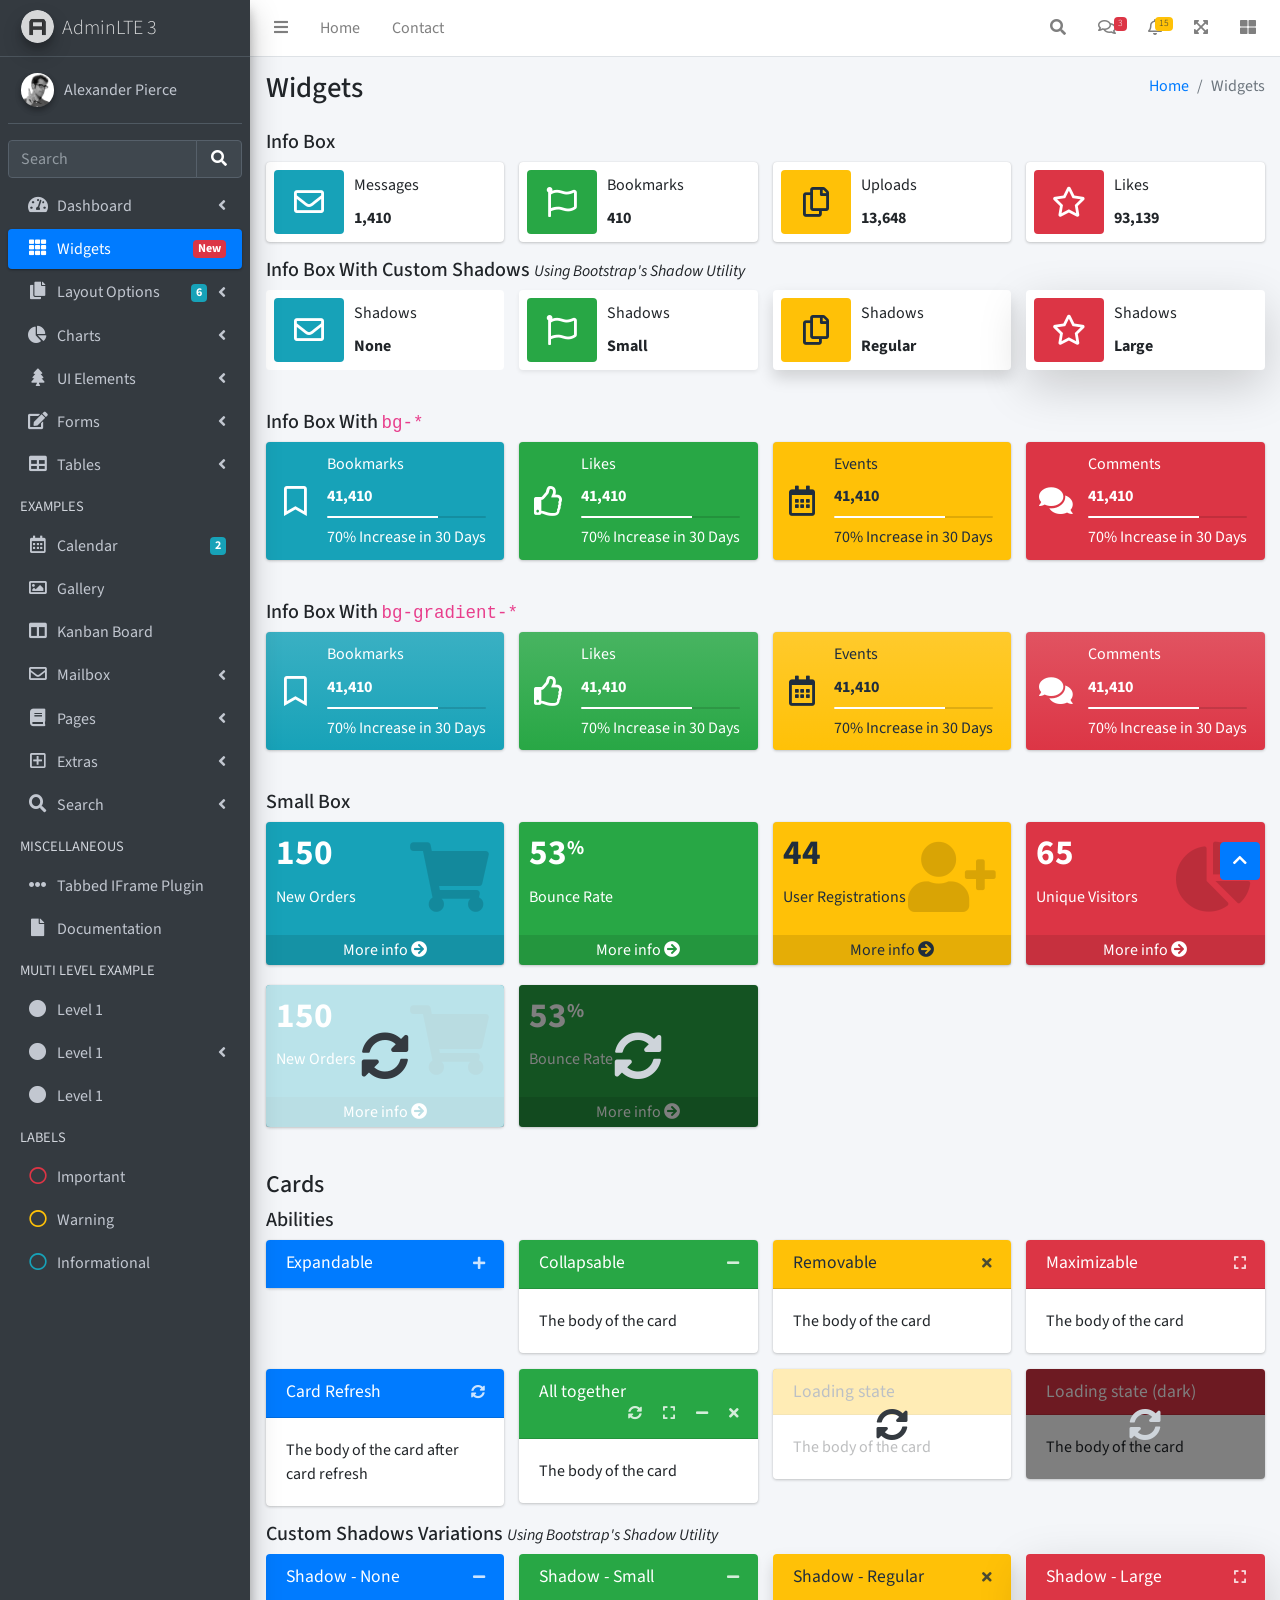
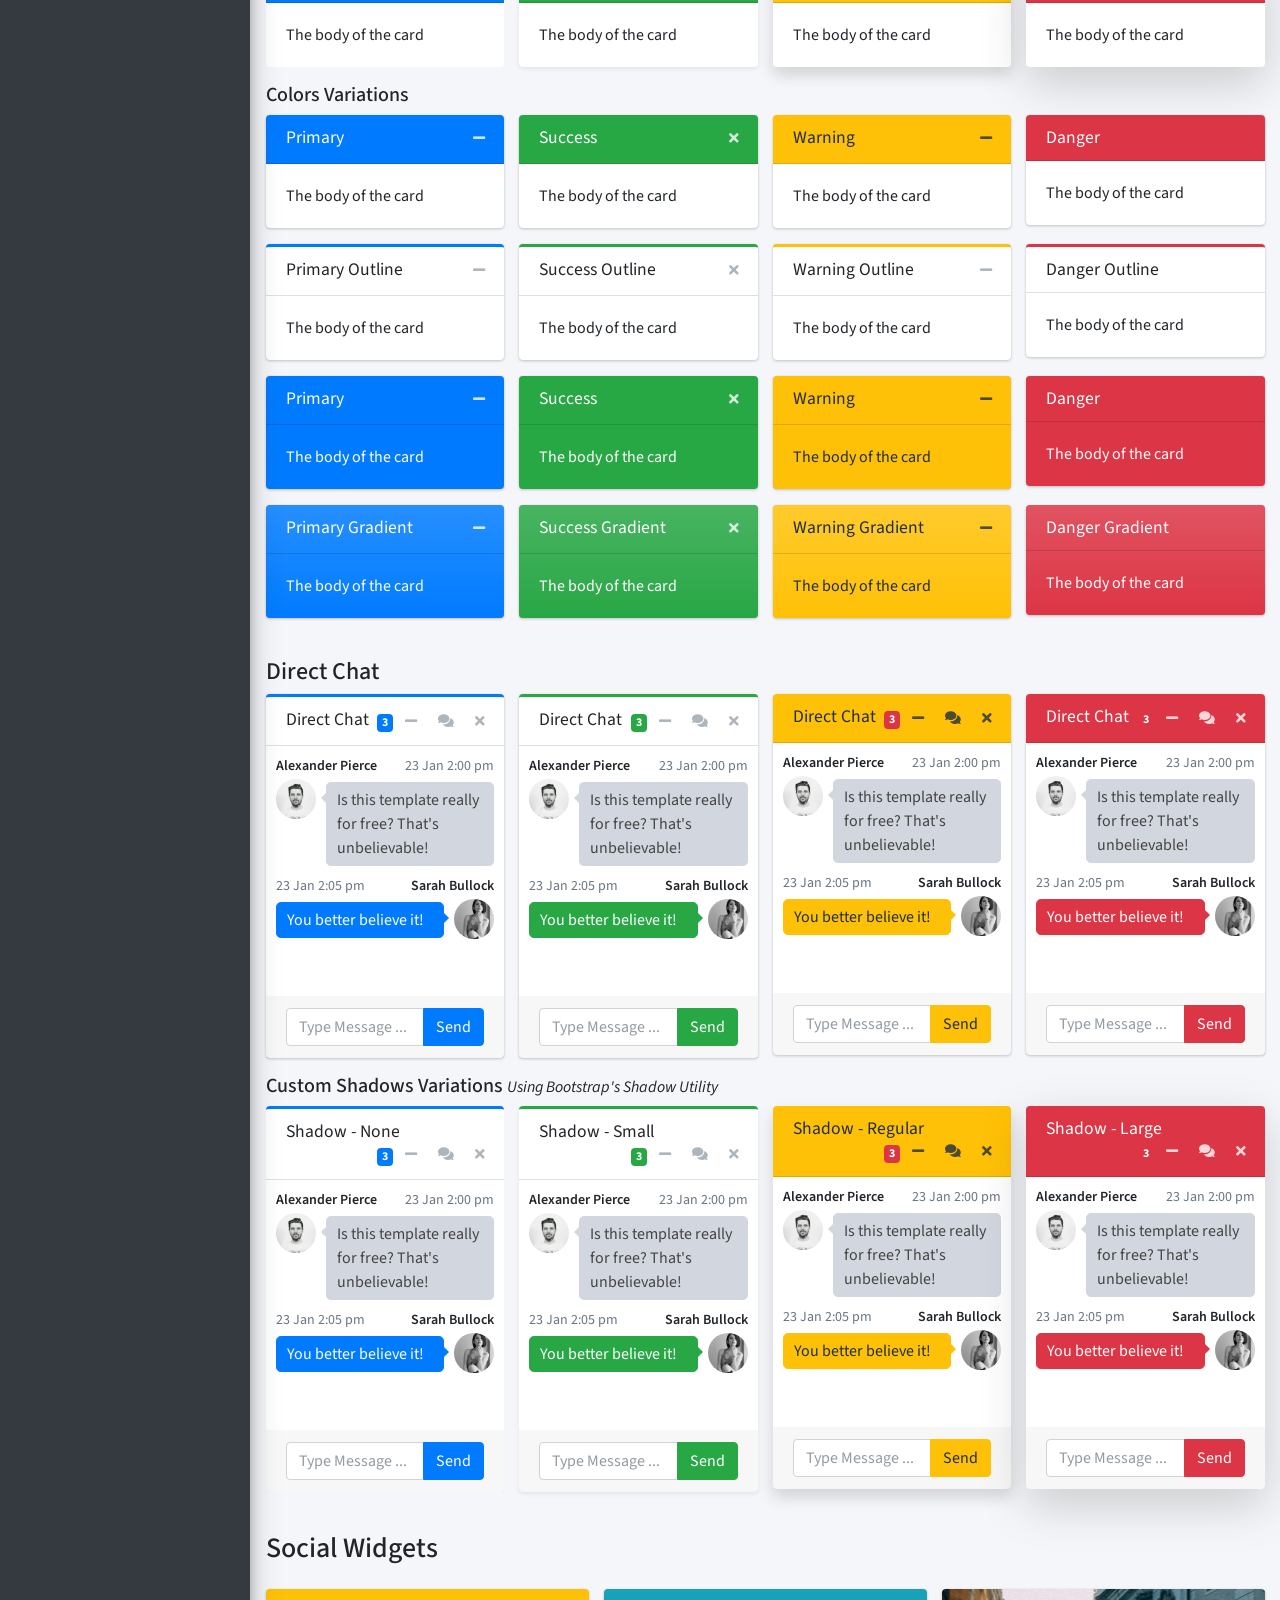
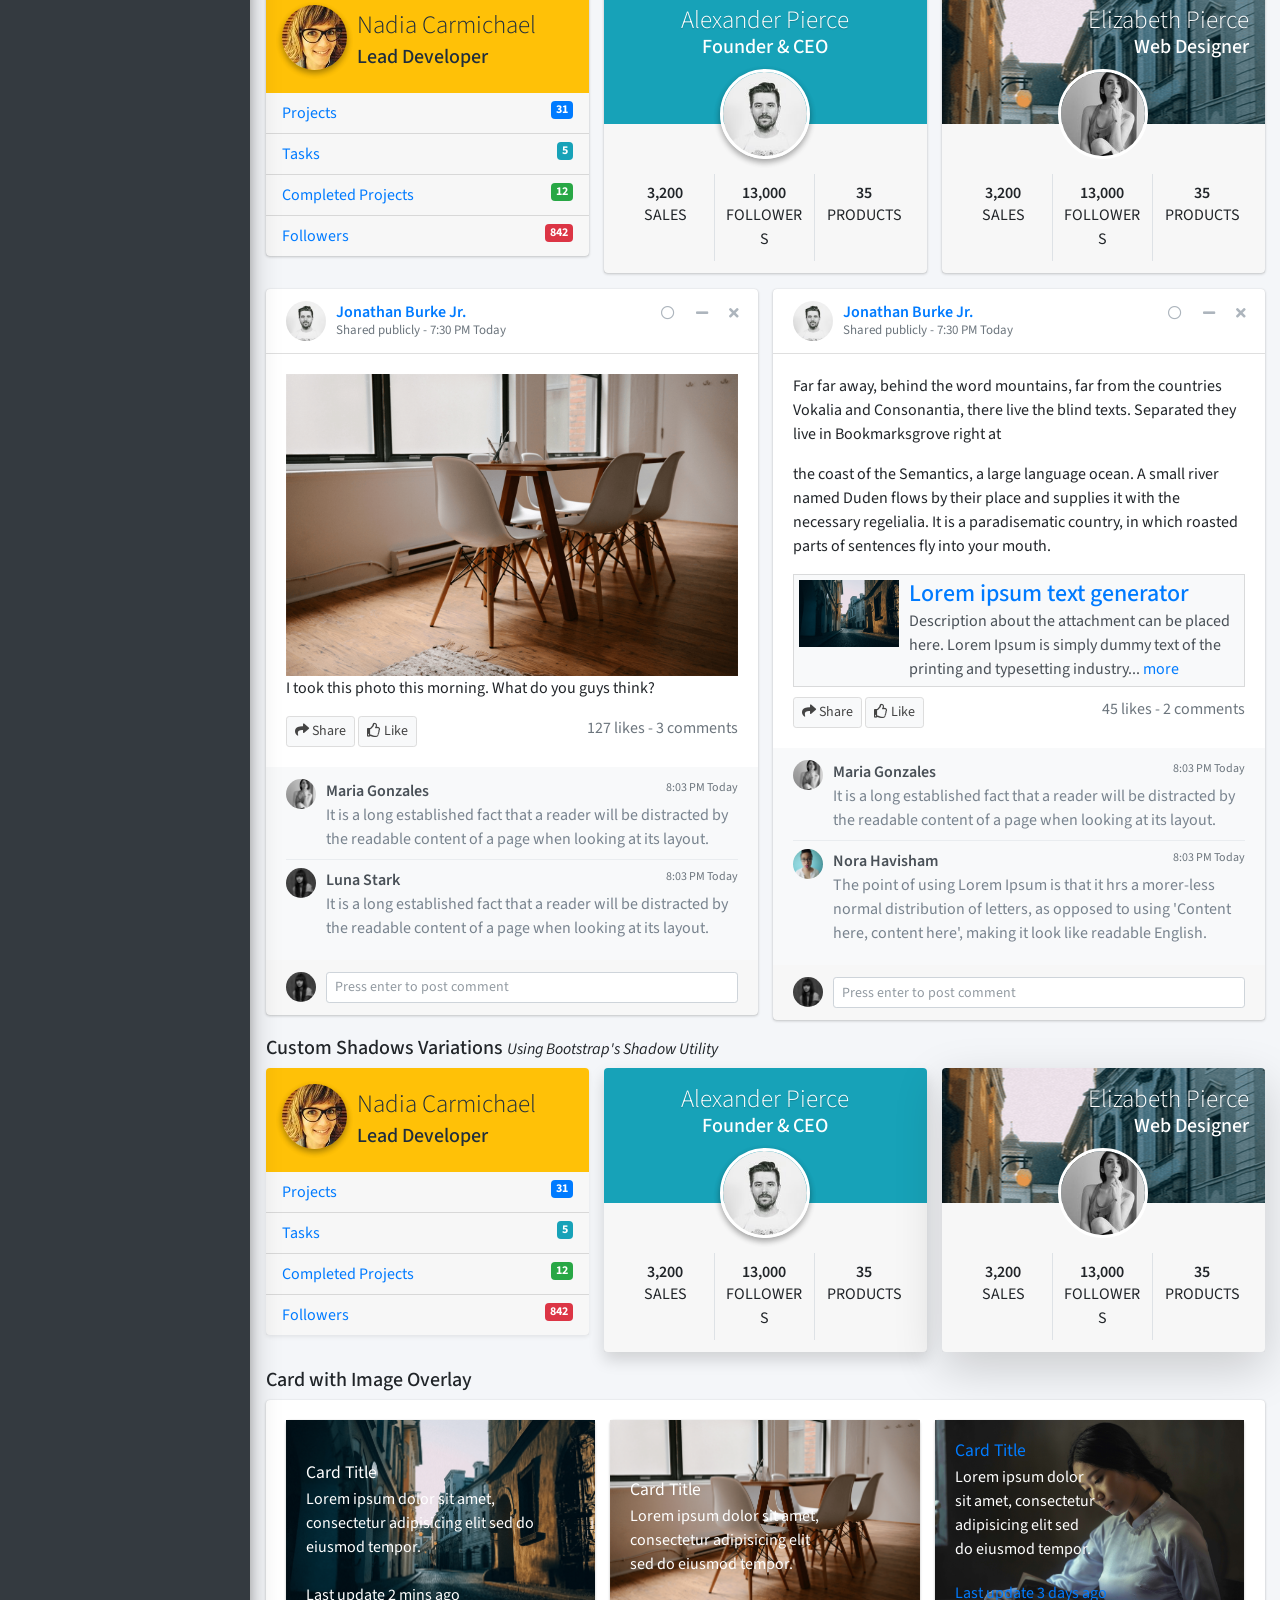
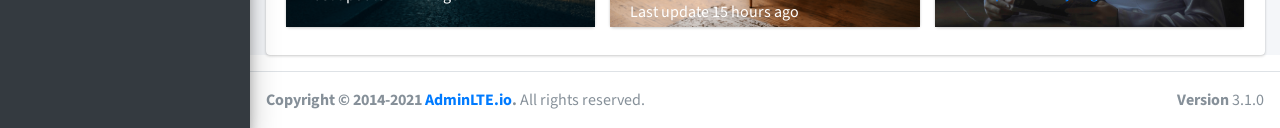
<file: frontend/Content/AdminLTE-3.1.0/pages/widgets.html>
<!DOCTYPE html>
<html lang="en">
<head>
  <meta charset="utf-8">
  <meta name="viewport" content="width=device-width, initial-scale=1">
  <title>AdminLTE 3 | Widgets</title>

  <!-- Google Font: Source Sans Pro -->
  <link rel="stylesheet" href="https://fonts.googleapis.com/css?family=Source+Sans+Pro:300,400,400i,700&display=fallback">
  <!-- Font Awesome -->
  <link rel="stylesheet" href="../plugins/fontawesome-free/css/all.min.css">
  <!-- Ionicons -->
  <link rel="stylesheet" href="https://code.ionicframework.com/ionicons/2.0.1/css/ionicons.min.css">
  <!-- Theme style -->
  <link rel="stylesheet" href="../dist/css/adminlte.min.css">
</head>
<body class="hold-transition sidebar-mini">
<div class="wrapper">
  <!-- Navbar -->
  <nav class="main-header navbar navbar-expand navbar-white navbar-light">
    <!-- Left navbar links -->
    <ul class="navbar-nav">
      <li class="nav-item">
        <a class="nav-link" data-widget="pushmenu" href="#" role="button"><i class="fas fa-bars"></i></a>
      </li>
      <li class="nav-item d-none d-sm-inline-block">
        <a href="../index3.html" class="nav-link">Home</a>
      </li>
      <li class="nav-item d-none d-sm-inline-block">
        <a href="#" class="nav-link">Contact</a>
      </li>
    </ul>

    <!-- Right navbar links -->
    <ul class="navbar-nav ml-auto">
      <!-- Navbar Search -->
      <li class="nav-item">
        <a class="nav-link" data-widget="navbar-search" href="#" role="button">
          <i class="fas fa-search"></i>
        </a>
        <div class="navbar-search-block">
          <form class="form-inline">
            <div class="input-group input-group-sm">
              <input class="form-control form-control-navbar" type="search" placeholder="Search" aria-label="Search">
              <div class="input-group-append">
                <button class="btn btn-navbar" type="submit">
                  <i class="fas fa-search"></i>
                </button>
                <button class="btn btn-navbar" type="button" data-widget="navbar-search">
                  <i class="fas fa-times"></i>
                </button>
              </div>
            </div>
          </form>
        </div>
      </li>

      <!-- Messages Dropdown Menu -->
      <li class="nav-item dropdown">
        <a class="nav-link" data-toggle="dropdown" href="#">
          <i class="far fa-comments"></i>
          <span class="badge badge-danger navbar-badge">3</span>
        </a>
        <div class="dropdown-menu dropdown-menu-lg dropdown-menu-right">
          <a href="#" class="dropdown-item">
            <!-- Message Start -->
            <div class="media">
              <img src="../dist/img/user1-128x128.jpg" alt="User Avatar" class="img-size-50 mr-3 img-circle">
              <div class="media-body">
                <h3 class="dropdown-item-title">
                  Brad Diesel
                  <span class="float-right text-sm text-danger"><i class="fas fa-star"></i></span>
                </h3>
                <p class="text-sm">Call me whenever you can...</p>
                <p class="text-sm text-muted"><i class="far fa-clock mr-1"></i> 4 Hours Ago</p>
              </div>
            </div>
            <!-- Message End -->
          </a>
          <div class="dropdown-divider"></div>
          <a href="#" class="dropdown-item">
            <!-- Message Start -->
            <div class="media">
              <img src="../dist/img/user8-128x128.jpg" alt="User Avatar" class="img-size-50 img-circle mr-3">
              <div class="media-body">
                <h3 class="dropdown-item-title">
                  John Pierce
                  <span class="float-right text-sm text-muted"><i class="fas fa-star"></i></span>
                </h3>
                <p class="text-sm">I got your message bro</p>
                <p class="text-sm text-muted"><i class="far fa-clock mr-1"></i> 4 Hours Ago</p>
              </div>
            </div>
            <!-- Message End -->
          </a>
          <div class="dropdown-divider"></div>
          <a href="#" class="dropdown-item">
            <!-- Message Start -->
            <div class="media">
              <img src="../dist/img/user3-128x128.jpg" alt="User Avatar" class="img-size-50 img-circle mr-3">
              <div class="media-body">
                <h3 class="dropdown-item-title">
                  Nora Silvester
                  <span class="float-right text-sm text-warning"><i class="fas fa-star"></i></span>
                </h3>
                <p class="text-sm">The subject goes here</p>
                <p class="text-sm text-muted"><i class="far fa-clock mr-1"></i> 4 Hours Ago</p>
              </div>
            </div>
            <!-- Message End -->
          </a>
          <div class="dropdown-divider"></div>
          <a href="#" class="dropdown-item dropdown-footer">See All Messages</a>
        </div>
      </li>
      <!-- Notifications Dropdown Menu -->
      <li class="nav-item dropdown">
        <a class="nav-link" data-toggle="dropdown" href="#">
          <i class="far fa-bell"></i>
          <span class="badge badge-warning navbar-badge">15</span>
        </a>
        <div class="dropdown-menu dropdown-menu-lg dropdown-menu-right">
          <span class="dropdown-item dropdown-header">15 Notifications</span>
          <div class="dropdown-divider"></div>
          <a href="#" class="dropdown-item">
            <i class="fas fa-envelope mr-2"></i> 4 new messages
            <span class="float-right text-muted text-sm">3 mins</span>
          </a>
          <div class="dropdown-divider"></div>
          <a href="#" class="dropdown-item">
            <i class="fas fa-users mr-2"></i> 8 friend requests
            <span class="float-right text-muted text-sm">12 hours</span>
          </a>
          <div class="dropdown-divider"></div>
          <a href="#" class="dropdown-item">
            <i class="fas fa-file mr-2"></i> 3 new reports
            <span class="float-right text-muted text-sm">2 days</span>
          </a>
          <div class="dropdown-divider"></div>
          <a href="#" class="dropdown-item dropdown-footer">See All Notifications</a>
        </div>
      </li>
      <li class="nav-item">
        <a class="nav-link" data-widget="fullscreen" href="#" role="button">
          <i class="fas fa-expand-arrows-alt"></i>
        </a>
      </li>
      <li class="nav-item">
        <a class="nav-link" data-widget="control-sidebar" data-slide="true" href="#" role="button">
          <i class="fas fa-th-large"></i>
        </a>
      </li>
    </ul>
  </nav>
  <!-- /.navbar -->

  <!-- Main Sidebar Container -->
  <aside class="main-sidebar sidebar-dark-primary elevation-4">
    <!-- Brand Logo -->
    <a href="../index3.html" class="brand-link">
      <img src="../dist/img/AdminLTELogo.png" alt="AdminLTE Logo" class="brand-image img-circle elevation-3" style="opacity: .8">
      <span class="brand-text font-weight-light">AdminLTE 3</span>
    </a>

    <!-- Sidebar -->
    <div class="sidebar">
      <!-- Sidebar user panel (optional) -->
      <div class="user-panel mt-3 pb-3 mb-3 d-flex">
        <div class="image">
          <img src="../dist/img/user2-160x160.jpg" class="img-circle elevation-2" alt="User Image">
        </div>
        <div class="info">
          <a href="#" class="d-block">Alexander Pierce</a>
        </div>
      </div>

      <!-- SidebarSearch Form -->
      <div class="form-inline">
        <div class="input-group" data-widget="sidebar-search">
          <input class="form-control form-control-sidebar" type="search" placeholder="Search" aria-label="Search">
          <div class="input-group-append">
            <button class="btn btn-sidebar">
              <i class="fas fa-search fa-fw"></i>
            </button>
          </div>
        </div>
      </div>

      <!-- Sidebar Menu -->
      <nav class="mt-2">
        <ul class="nav nav-pills nav-sidebar flex-column" data-widget="treeview" role="menu" data-accordion="false">
          <!-- Add icons to the links using the .nav-icon class
               with font-awesome or any other icon font library -->
          <li class="nav-item">
            <a href="#" class="nav-link">
              <i class="nav-icon fas fa-tachometer-alt"></i>
              <p>
                Dashboard
                <i class="right fas fa-angle-left"></i>
              </p>
            </a>
            <ul class="nav nav-treeview">
              <li class="nav-item">
                <a href="../index.html" class="nav-link">
                  <i class="far fa-circle nav-icon"></i>
                  <p>Dashboard v1</p>
                </a>
              </li>
              <li class="nav-item">
                <a href="../index2.html" class="nav-link">
                  <i class="far fa-circle nav-icon"></i>
                  <p>Dashboard v2</p>
                </a>
              </li>
              <li class="nav-item">
                <a href="../index3.html" class="nav-link">
                  <i class="far fa-circle nav-icon"></i>
                  <p>Dashboard v3</p>
                </a>
              </li>
            </ul>
          </li>
          <li class="nav-item">
            <a href="widgets.html" class="nav-link active">
              <i class="nav-icon fas fa-th"></i>
              <p>
                Widgets
                <span class="right badge badge-danger">New</span>
              </p>
            </a>
          </li>
          <li class="nav-item">
            <a href="#" class="nav-link">
              <i class="nav-icon fas fa-copy"></i>
              <p>
                Layout Options
                <i class="fas fa-angle-left right"></i>
                <span class="badge badge-info right">6</span>
              </p>
            </a>
            <ul class="nav nav-treeview">
              <li class="nav-item">
                <a href="layout/top-nav.html" class="nav-link">
                  <i class="far fa-circle nav-icon"></i>
                  <p>Top Navigation</p>
                </a>
              </li>
              <li class="nav-item">
                <a href="layout/top-nav-sidebar.html" class="nav-link">
                  <i class="far fa-circle nav-icon"></i>
                  <p>Top Navigation + Sidebar</p>
                </a>
              </li>
              <li class="nav-item">
                <a href="layout/boxed.html" class="nav-link">
                  <i class="far fa-circle nav-icon"></i>
                  <p>Boxed</p>
                </a>
              </li>
              <li class="nav-item">
                <a href="layout/fixed-sidebar.html" class="nav-link">
                  <i class="far fa-circle nav-icon"></i>
                  <p>Fixed Sidebar</p>
                </a>
              </li>
              <li class="nav-item">
                <a href="layout/fixed-sidebar-custom.html" class="nav-link">
                  <i class="far fa-circle nav-icon"></i>
                  <p>Fixed Sidebar <small>+ Custom Area</small></p>
                </a>
              </li>
              <li class="nav-item">
                <a href="layout/fixed-topnav.html" class="nav-link">
                  <i class="far fa-circle nav-icon"></i>
                  <p>Fixed Navbar</p>
                </a>
              </li>
              <li class="nav-item">
                <a href="layout/fixed-footer.html" class="nav-link">
                  <i class="far fa-circle nav-icon"></i>
                  <p>Fixed Footer</p>
                </a>
              </li>
              <li class="nav-item">
                <a href="layout/collapsed-sidebar.html" class="nav-link">
                  <i class="far fa-circle nav-icon"></i>
                  <p>Collapsed Sidebar</p>
                </a>
              </li>
            </ul>
          </li>
          <li class="nav-item">
            <a href="#" class="nav-link">
              <i class="nav-icon fas fa-chart-pie"></i>
              <p>
                Charts
                <i class="right fas fa-angle-left"></i>
              </p>
            </a>
            <ul class="nav nav-treeview">
              <li class="nav-item">
                <a href="charts/chartjs.html" class="nav-link">
                  <i class="far fa-circle nav-icon"></i>
                  <p>ChartJS</p>
                </a>
              </li>
              <li class="nav-item">
                <a href="charts/flot.html" class="nav-link">
                  <i class="far fa-circle nav-icon"></i>
                  <p>Flot</p>
                </a>
              </li>
              <li class="nav-item">
                <a href="charts/inline.html" class="nav-link">
                  <i class="far fa-circle nav-icon"></i>
                  <p>Inline</p>
                </a>
              </li>
              <li class="nav-item">
                <a href="charts/uplot.html" class="nav-link">
                  <i class="far fa-circle nav-icon"></i>
                  <p>uPlot</p>
                </a>
              </li>
            </ul>
          </li>
          <li class="nav-item">
            <a href="#" class="nav-link">
              <i class="nav-icon fas fa-tree"></i>
              <p>
                UI Elements
                <i class="fas fa-angle-left right"></i>
              </p>
            </a>
            <ul class="nav nav-treeview">
              <li class="nav-item">
                <a href="UI/general.html" class="nav-link">
                  <i class="far fa-circle nav-icon"></i>
                  <p>General</p>
                </a>
              </li>
              <li class="nav-item">
                <a href="UI/icons.html" class="nav-link">
                  <i class="far fa-circle nav-icon"></i>
                  <p>Icons</p>
                </a>
              </li>
              <li class="nav-item">
                <a href="UI/buttons.html" class="nav-link">
                  <i class="far fa-circle nav-icon"></i>
                  <p>Buttons</p>
                </a>
              </li>
              <li class="nav-item">
                <a href="UI/sliders.html" class="nav-link">
                  <i class="far fa-circle nav-icon"></i>
                  <p>Sliders</p>
                </a>
              </li>
              <li class="nav-item">
                <a href="UI/modals.html" class="nav-link">
                  <i class="far fa-circle nav-icon"></i>
                  <p>Modals & Alerts</p>
                </a>
              </li>
              <li class="nav-item">
                <a href="UI/navbar.html" class="nav-link">
                  <i class="far fa-circle nav-icon"></i>
                  <p>Navbar & Tabs</p>
                </a>
              </li>
              <li class="nav-item">
                <a href="UI/timeline.html" class="nav-link">
                  <i class="far fa-circle nav-icon"></i>
                  <p>Timeline</p>
                </a>
              </li>
              <li class="nav-item">
                <a href="UI/ribbons.html" class="nav-link">
                  <i class="far fa-circle nav-icon"></i>
                  <p>Ribbons</p>
                </a>
              </li>
            </ul>
          </li>
          <li class="nav-item">
            <a href="#" class="nav-link">
              <i class="nav-icon fas fa-edit"></i>
              <p>
                Forms
                <i class="fas fa-angle-left right"></i>
              </p>
            </a>
            <ul class="nav nav-treeview">
              <li class="nav-item">
                <a href="forms/general.html" class="nav-link">
                  <i class="far fa-circle nav-icon"></i>
                  <p>General Elements</p>
                </a>
              </li>
              <li class="nav-item">
                <a href="forms/advanced.html" class="nav-link">
                  <i class="far fa-circle nav-icon"></i>
                  <p>Advanced Elements</p>
                </a>
              </li>
              <li class="nav-item">
                <a href="forms/editors.html" class="nav-link">
                  <i class="far fa-circle nav-icon"></i>
                  <p>Editors</p>
                </a>
              </li>
              <li class="nav-item">
                <a href="forms/validation.html" class="nav-link">
                  <i class="far fa-circle nav-icon"></i>
                  <p>Validation</p>
                </a>
              </li>
            </ul>
          </li>
          <li class="nav-item">
            <a href="#" class="nav-link">
              <i class="nav-icon fas fa-table"></i>
              <p>
                Tables
                <i class="fas fa-angle-left right"></i>
              </p>
            </a>
            <ul class="nav nav-treeview">
              <li class="nav-item">
                <a href="tables/simple.html" class="nav-link">
                  <i class="far fa-circle nav-icon"></i>
                  <p>Simple Tables</p>
                </a>
              </li>
              <li class="nav-item">
                <a href="tables/data.html" class="nav-link">
                  <i class="far fa-circle nav-icon"></i>
                  <p>DataTables</p>
                </a>
              </li>
              <li class="nav-item">
                <a href="tables/jsgrid.html" class="nav-link">
                  <i class="far fa-circle nav-icon"></i>
                  <p>jsGrid</p>
                </a>
              </li>
            </ul>
          </li>
          <li class="nav-header">EXAMPLES</li>
          <li class="nav-item">
            <a href="calendar.html" class="nav-link">
              <i class="nav-icon far fa-calendar-alt"></i>
              <p>
                Calendar
                <span class="badge badge-info right">2</span>
              </p>
            </a>
          </li>
          <li class="nav-item">
            <a href="gallery.html" class="nav-link">
              <i class="nav-icon far fa-image"></i>
              <p>
                Gallery
              </p>
            </a>
          </li>
          <li class="nav-item">
            <a href="kanban.html" class="nav-link">
              <i class="nav-icon fas fa-columns"></i>
              <p>
                Kanban Board
              </p>
            </a>
          </li>
          <li class="nav-item">
            <a href="#" class="nav-link">
              <i class="nav-icon far fa-envelope"></i>
              <p>
                Mailbox
                <i class="fas fa-angle-left right"></i>
              </p>
            </a>
            <ul class="nav nav-treeview">
              <li class="nav-item">
                <a href="mailbox/mailbox.html" class="nav-link">
                  <i class="far fa-circle nav-icon"></i>
                  <p>Inbox</p>
                </a>
              </li>
              <li class="nav-item">
                <a href="mailbox/compose.html" class="nav-link">
                  <i class="far fa-circle nav-icon"></i>
                  <p>Compose</p>
                </a>
              </li>
              <li class="nav-item">
                <a href="mailbox/read-mail.html" class="nav-link">
                  <i class="far fa-circle nav-icon"></i>
                  <p>Read</p>
                </a>
              </li>
            </ul>
          </li>
          <li class="nav-item">
            <a href="#" class="nav-link">
              <i class="nav-icon fas fa-book"></i>
              <p>
                Pages
                <i class="fas fa-angle-left right"></i>
              </p>
            </a>
            <ul class="nav nav-treeview">
              <li class="nav-item">
                <a href="examples/invoice.html" class="nav-link">
                  <i class="far fa-circle nav-icon"></i>
                  <p>Invoice</p>
                </a>
              </li>
              <li class="nav-item">
                <a href="examples/profile.html" class="nav-link">
                  <i class="far fa-circle nav-icon"></i>
                  <p>Profile</p>
                </a>
              </li>
              <li class="nav-item">
                <a href="examples/e-commerce.html" class="nav-link">
                  <i class="far fa-circle nav-icon"></i>
                  <p>E-commerce</p>
                </a>
              </li>
              <li class="nav-item">
                <a href="examples/projects.html" class="nav-link">
                  <i class="far fa-circle nav-icon"></i>
                  <p>Projects</p>
                </a>
              </li>
              <li class="nav-item">
                <a href="examples/project-add.html" class="nav-link">
                  <i class="far fa-circle nav-icon"></i>
                  <p>Project Add</p>
                </a>
              </li>
              <li class="nav-item">
                <a href="examples/project-edit.html" class="nav-link">
                  <i class="far fa-circle nav-icon"></i>
                  <p>Project Edit</p>
                </a>
              </li>
              <li class="nav-item">
                <a href="examples/project-detail.html" class="nav-link">
                  <i class="far fa-circle nav-icon"></i>
                  <p>Project Detail</p>
                </a>
              </li>
              <li class="nav-item">
                <a href="examples/contacts.html" class="nav-link">
                  <i class="far fa-circle nav-icon"></i>
                  <p>Contacts</p>
                </a>
              </li>
              <li class="nav-item">
                <a href="examples/faq.html" class="nav-link">
                  <i class="far fa-circle nav-icon"></i>
                  <p>FAQ</p>
                </a>
              </li>
              <li class="nav-item">
                <a href="examples/contact-us.html" class="nav-link">
                  <i class="far fa-circle nav-icon"></i>
                  <p>Contact us</p>
                </a>
              </li>
            </ul>
          </li>
          <li class="nav-item">
            <a href="#" class="nav-link">
              <i class="nav-icon far fa-plus-square"></i>
              <p>
                Extras
                <i class="fas fa-angle-left right"></i>
              </p>
            </a>
            <ul class="nav nav-treeview">
              <li class="nav-item">
                <a href="#" class="nav-link">
                  <i class="far fa-circle nav-icon"></i>
                  <p>
                    Login & Register v1
                    <i class="fas fa-angle-left right"></i>
                  </p>
                </a>
                <ul class="nav nav-treeview">
                  <li class="nav-item">
                    <a href="examples/login.html" class="nav-link">
                      <i class="far fa-circle nav-icon"></i>
                      <p>Login v1</p>
                    </a>
                  </li>
                  <li class="nav-item">
                    <a href="examples/register.html" class="nav-link">
                      <i class="far fa-circle nav-icon"></i>
                      <p>Register v1</p>
                    </a>
                  </li>
                  <li class="nav-item">
                    <a href="examples/forgot-password.html" class="nav-link">
                      <i class="far fa-circle nav-icon"></i>
                      <p>Forgot Password v1</p>
                    </a>
                  </li>
                  <li class="nav-item">
                    <a href="examples/recover-password.html" class="nav-link">
                      <i class="far fa-circle nav-icon"></i>
                      <p>Recover Password v1</p>
                    </a>
                  </li>
                </ul>
              </li>
              <li class="nav-item">
                <a href="#" class="nav-link">
                  <i class="far fa-circle nav-icon"></i>
                  <p>
                    Login & Register v2
                    <i class="fas fa-angle-left right"></i>
                  </p>
                </a>
                <ul class="nav nav-treeview">
                  <li class="nav-item">
                    <a href="examples/login-v2.html" class="nav-link">
                      <i class="far fa-circle nav-icon"></i>
                      <p>Login v2</p>
                    </a>
                  </li>
                  <li class="nav-item">
                    <a href="examples/register-v2.html" class="nav-link">
                      <i class="far fa-circle nav-icon"></i>
                      <p>Register v2</p>
                    </a>
                  </li>
                  <li class="nav-item">
                    <a href="examples/forgot-password-v2.html" class="nav-link">
                      <i class="far fa-circle nav-icon"></i>
                      <p>Forgot Password v2</p>
                    </a>
                  </li>
                  <li class="nav-item">
                    <a href="examples/recover-password-v2.html" class="nav-link">
                      <i class="far fa-circle nav-icon"></i>
                      <p>Recover Password v2</p>
                    </a>
                  </li>
                </ul>
              </li>
              <li class="nav-item">
                <a href="examples/lockscreen.html" class="nav-link">
                  <i class="far fa-circle nav-icon"></i>
                  <p>Lockscreen</p>
                </a>
              </li>
              <li class="nav-item">
                <a href="examples/legacy-user-menu.html" class="nav-link">
                  <i class="far fa-circle nav-icon"></i>
                  <p>Legacy User Menu</p>
                </a>
              </li>
              <li class="nav-item">
                <a href="examples/language-menu.html" class="nav-link">
                  <i class="far fa-circle nav-icon"></i>
                  <p>Language Menu</p>
                </a>
              </li>
              <li class="nav-item">
                <a href="examples/404.html" class="nav-link">
                  <i class="far fa-circle nav-icon"></i>
                  <p>Error 404</p>
                </a>
              </li>
              <li class="nav-item">
                <a href="examples/500.html" class="nav-link">
                  <i class="far fa-circle nav-icon"></i>
                  <p>Error 500</p>
                </a>
              </li>
              <li class="nav-item">
                <a href="examples/pace.html" class="nav-link">
                  <i class="far fa-circle nav-icon"></i>
                  <p>Pace</p>
                </a>
              </li>
              <li class="nav-item">
                <a href="examples/blank.html" class="nav-link">
                  <i class="far fa-circle nav-icon"></i>
                  <p>Blank Page</p>
                </a>
              </li>
              <li class="nav-item">
                <a href="../starter.html" class="nav-link">
                  <i class="far fa-circle nav-icon"></i>
                  <p>Starter Page</p>
                </a>
              </li>
            </ul>
          </li>
          <li class="nav-item">
            <a href="#" class="nav-link">
              <i class="nav-icon fas fa-search"></i>
              <p>
                Search
                <i class="fas fa-angle-left right"></i>
              </p>
            </a>
            <ul class="nav nav-treeview">
              <li class="nav-item">
                <a href="search/simple.html" class="nav-link">
                  <i class="far fa-circle nav-icon"></i>
                  <p>Simple Search</p>
                </a>
              </li>
              <li class="nav-item">
                <a href="search/enhanced.html" class="nav-link">
                  <i class="far fa-circle nav-icon"></i>
                  <p>Enhanced</p>
                </a>
              </li>
            </ul>
          </li>
          <li class="nav-header">MISCELLANEOUS</li>
          <li class="nav-item">
            <a href="../iframe.html" class="nav-link">
              <i class="nav-icon fas fa-ellipsis-h"></i>
              <p>Tabbed IFrame Plugin</p>
            </a>
          </li>
          <li class="nav-item">
            <a href="https://adminlte.io/docs/3.1/" class="nav-link">
              <i class="nav-icon fas fa-file"></i>
              <p>Documentation</p>
            </a>
          </li>
          <li class="nav-header">MULTI LEVEL EXAMPLE</li>
          <li class="nav-item">
            <a href="#" class="nav-link">
              <i class="fas fa-circle nav-icon"></i>
              <p>Level 1</p>
            </a>
          </li>
          <li class="nav-item">
            <a href="#" class="nav-link">
              <i class="nav-icon fas fa-circle"></i>
              <p>
                Level 1
                <i class="right fas fa-angle-left"></i>
              </p>
            </a>
            <ul class="nav nav-treeview">
              <li class="nav-item">
                <a href="#" class="nav-link">
                  <i class="far fa-circle nav-icon"></i>
                  <p>Level 2</p>
                </a>
              </li>
              <li class="nav-item">
                <a href="#" class="nav-link">
                  <i class="far fa-circle nav-icon"></i>
                  <p>
                    Level 2
                    <i class="right fas fa-angle-left"></i>
                  </p>
                </a>
                <ul class="nav nav-treeview">
                  <li class="nav-item">
                    <a href="#" class="nav-link">
                      <i class="far fa-dot-circle nav-icon"></i>
                      <p>Level 3</p>
                    </a>
                  </li>
                  <li class="nav-item">
                    <a href="#" class="nav-link">
                      <i class="far fa-dot-circle nav-icon"></i>
                      <p>Level 3</p>
                    </a>
                  </li>
                  <li class="nav-item">
                    <a href="#" class="nav-link">
                      <i class="far fa-dot-circle nav-icon"></i>
                      <p>Level 3</p>
                    </a>
                  </li>
                </ul>
              </li>
              <li class="nav-item">
                <a href="#" class="nav-link">
                  <i class="far fa-circle nav-icon"></i>
                  <p>Level 2</p>
                </a>
              </li>
            </ul>
          </li>
          <li class="nav-item">
            <a href="#" class="nav-link">
              <i class="fas fa-circle nav-icon"></i>
              <p>Level 1</p>
            </a>
          </li>
          <li class="nav-header">LABELS</li>
          <li class="nav-item">
            <a href="#" class="nav-link">
              <i class="nav-icon far fa-circle text-danger"></i>
              <p class="text">Important</p>
            </a>
          </li>
          <li class="nav-item">
            <a href="#" class="nav-link">
              <i class="nav-icon far fa-circle text-warning"></i>
              <p>Warning</p>
            </a>
          </li>
          <li class="nav-item">
            <a href="#" class="nav-link">
              <i class="nav-icon far fa-circle text-info"></i>
              <p>Informational</p>
            </a>
          </li>
        </ul>
      </nav>
      <!-- /.sidebar-menu -->
    </div>
    <!-- /.sidebar -->
  </aside>

  <!-- Content Wrapper. Contains page content -->
  <div class="content-wrapper">
    <!-- Content Header (Page header) -->
    <section class="content-header">
      <div class="container-fluid">
        <div class="row mb-2">
          <div class="col-sm-6">
            <h1>Widgets</h1>
          </div>
          <div class="col-sm-6">
            <ol class="breadcrumb float-sm-right">
              <li class="breadcrumb-item"><a href="#">Home</a></li>
              <li class="breadcrumb-item active">Widgets</li>
            </ol>
          </div>
        </div>
      </div><!-- /.container-fluid -->
    </section>

    <!-- Main content -->
    <section class="content">
      <div class="container-fluid">
        <h5 class="mb-2">Info Box</h5>
        <div class="row">
          <div class="col-md-3 col-sm-6 col-12">
            <div class="info-box">
              <span class="info-box-icon bg-info"><i class="far fa-envelope"></i></span>

              <div class="info-box-content">
                <span class="info-box-text">Messages</span>
                <span class="info-box-number">1,410</span>
              </div>
              <!-- /.info-box-content -->
            </div>
            <!-- /.info-box -->
          </div>
          <!-- /.col -->
          <div class="col-md-3 col-sm-6 col-12">
            <div class="info-box">
              <span class="info-box-icon bg-success"><i class="far fa-flag"></i></span>

              <div class="info-box-content">
                <span class="info-box-text">Bookmarks</span>
                <span class="info-box-number">410</span>
              </div>
              <!-- /.info-box-content -->
            </div>
            <!-- /.info-box -->
          </div>
          <!-- /.col -->
          <div class="col-md-3 col-sm-6 col-12">
            <div class="info-box">
              <span class="info-box-icon bg-warning"><i class="far fa-copy"></i></span>

              <div class="info-box-content">
                <span class="info-box-text">Uploads</span>
                <span class="info-box-number">13,648</span>
              </div>
              <!-- /.info-box-content -->
            </div>
            <!-- /.info-box -->
          </div>
          <!-- /.col -->
          <div class="col-md-3 col-sm-6 col-12">
            <div class="info-box">
              <span class="info-box-icon bg-danger"><i class="far fa-star"></i></span>

              <div class="info-box-content">
                <span class="info-box-text">Likes</span>
                <span class="info-box-number">93,139</span>
              </div>
              <!-- /.info-box-content -->
            </div>
            <!-- /.info-box -->
          </div>
          <!-- /.col -->
        </div>
        <!-- /.row -->

        <!-- =========================================================== -->
        <h5 class="mb-2">Info Box With Custom Shadows <small><i>Using Bootstrap's Shadow Utility</i></small></h5>
        <div class="row">
          <div class="col-md-3 col-sm-6 col-12">
            <div class="info-box shadow-none">
              <span class="info-box-icon bg-info"><i class="far fa-envelope"></i></span>

              <div class="info-box-content">
                <span class="info-box-text">Shadows</span>
                <span class="info-box-number">None</span>
              </div>
              <!-- /.info-box-content -->
            </div>
            <!-- /.info-box -->
          </div>
          <!-- /.col -->
          <div class="col-md-3 col-sm-6 col-12">
            <div class="info-box shadow-sm">
              <span class="info-box-icon bg-success"><i class="far fa-flag"></i></span>

              <div class="info-box-content">
                <span class="info-box-text">Shadows</span>
                <span class="info-box-number">Small</span>
              </div>
              <!-- /.info-box-content -->
            </div>
            <!-- /.info-box -->
          </div>
          <!-- /.col -->
          <div class="col-md-3 col-sm-6 col-12">
            <div class="info-box shadow">
              <span class="info-box-icon bg-warning"><i class="far fa-copy"></i></span>

              <div class="info-box-content">
                <span class="info-box-text">Shadows</span>
                <span class="info-box-number">Regular</span>
              </div>
              <!-- /.info-box-content -->
            </div>
            <!-- /.info-box -->
          </div>
          <!-- /.col -->
          <div class="col-md-3 col-sm-6 col-12">
            <div class="info-box shadow-lg">
              <span class="info-box-icon bg-danger"><i class="far fa-star"></i></span>

              <div class="info-box-content">
                <span class="info-box-text">Shadows</span>
                <span class="info-box-number">Large</span>
              </div>
              <!-- /.info-box-content -->
            </div>
            <!-- /.info-box -->
          </div>
          <!-- /.col -->
        </div>
        <!-- /.row -->

        <!-- =========================================================== -->
        <h5 class="mt-4 mb-2">Info Box With <code>bg-*</code></h5>
        <div class="row">
          <div class="col-md-3 col-sm-6 col-12">
            <div class="info-box bg-info">
              <span class="info-box-icon"><i class="far fa-bookmark"></i></span>

              <div class="info-box-content">
                <span class="info-box-text">Bookmarks</span>
                <span class="info-box-number">41,410</span>

                <div class="progress">
                  <div class="progress-bar" style="width: 70%"></div>
                </div>
                <span class="progress-description">
                  70% Increase in 30 Days
                </span>
              </div>
              <!-- /.info-box-content -->
            </div>
            <!-- /.info-box -->
          </div>
          <!-- /.col -->
          <div class="col-md-3 col-sm-6 col-12">
            <div class="info-box bg-success">
              <span class="info-box-icon"><i class="far fa-thumbs-up"></i></span>

              <div class="info-box-content">
                <span class="info-box-text">Likes</span>
                <span class="info-box-number">41,410</span>

                <div class="progress">
                  <div class="progress-bar" style="width: 70%"></div>
                </div>
                <span class="progress-description">
                  70% Increase in 30 Days
                </span>
              </div>
              <!-- /.info-box-content -->
            </div>
            <!-- /.info-box -->
          </div>
          <!-- /.col -->
          <div class="col-md-3 col-sm-6 col-12">
            <div class="info-box bg-warning">
              <span class="info-box-icon"><i class="far fa-calendar-alt"></i></span>

              <div class="info-box-content">
                <span class="info-box-text">Events</span>
                <span class="info-box-number">41,410</span>

                <div class="progress">
                  <div class="progress-bar" style="width: 70%"></div>
                </div>
                <span class="progress-description">
                  70% Increase in 30 Days
                </span>
              </div>
              <!-- /.info-box-content -->
            </div>
            <!-- /.info-box -->
          </div>
          <!-- /.col -->
          <div class="col-md-3 col-sm-6 col-12">
            <div class="info-box bg-danger">
              <span class="info-box-icon"><i class="fas fa-comments"></i></span>

              <div class="info-box-content">
                <span class="info-box-text">Comments</span>
                <span class="info-box-number">41,410</span>

                <div class="progress">
                  <div class="progress-bar" style="width: 70%"></div>
                </div>
                <span class="progress-description">
                  70% Increase in 30 Days
                </span>
              </div>
              <!-- /.info-box-content -->
            </div>
            <!-- /.info-box -->
          </div>
          <!-- /.col -->
        </div>
        <!-- /.row -->

        <!-- =========================================================== -->
        <h5 class="mt-4 mb-2">Info Box With <code>bg-gradient-*</code></h5>
        <div class="row">
          <div class="col-md-3 col-sm-6 col-12">
            <div class="info-box bg-gradient-info">
              <span class="info-box-icon"><i class="far fa-bookmark"></i></span>

              <div class="info-box-content">
                <span class="info-box-text">Bookmarks</span>
                <span class="info-box-number">41,410</span>

                <div class="progress">
                  <div class="progress-bar" style="width: 70%"></div>
                </div>
                <span class="progress-description">
                  70% Increase in 30 Days
                </span>
              </div>
              <!-- /.info-box-content -->
            </div>
            <!-- /.info-box -->
          </div>
          <!-- /.col -->
          <div class="col-md-3 col-sm-6 col-12">
            <div class="info-box bg-gradient-success">
              <span class="info-box-icon"><i class="far fa-thumbs-up"></i></span>

              <div class="info-box-content">
                <span class="info-box-text">Likes</span>
                <span class="info-box-number">41,410</span>

                <div class="progress">
                  <div class="progress-bar" style="width: 70%"></div>
                </div>
                <span class="progress-description">
                  70% Increase in 30 Days
                </span>
              </div>
              <!-- /.info-box-content -->
            </div>
            <!-- /.info-box -->
          </div>
          <!-- /.col -->
          <div class="col-md-3 col-sm-6 col-12">
            <div class="info-box bg-gradient-warning">
              <span class="info-box-icon"><i class="far fa-calendar-alt"></i></span>

              <div class="info-box-content">
                <span class="info-box-text">Events</span>
                <span class="info-box-number">41,410</span>

                <div class="progress">
                  <div class="progress-bar" style="width: 70%"></div>
                </div>
                <span class="progress-description">
                  70% Increase in 30 Days
                </span>
              </div>
              <!-- /.info-box-content -->
            </div>
            <!-- /.info-box -->
          </div>
          <!-- /.col -->
          <div class="col-md-3 col-sm-6 col-12">
            <div class="info-box bg-gradient-danger">
              <span class="info-box-icon"><i class="fas fa-comments"></i></span>

              <div class="info-box-content">
                <span class="info-box-text">Comments</span>
                <span class="info-box-number">41,410</span>

                <div class="progress">
                  <div class="progress-bar" style="width: 70%"></div>
                </div>
                <span class="progress-description">
                  70% Increase in 30 Days
                </span>
              </div>
              <!-- /.info-box-content -->
            </div>
            <!-- /.info-box -->
          </div>
          <!-- /.col -->
        </div>
        <!-- /.row -->

        <!-- =========================================================== -->

        <!-- Small Box (Stat card) -->
        <h5 class="mb-2 mt-4">Small Box</h5>
        <div class="row">
          <div class="col-lg-3 col-6">
            <!-- small card -->
            <div class="small-box bg-info">
              <div class="inner">
                <h3>150</h3>

                <p>New Orders</p>
              </div>
              <div class="icon">
                <i class="fas fa-shopping-cart"></i>
              </div>
              <a href="#" class="small-box-footer">
                More info <i class="fas fa-arrow-circle-right"></i>
              </a>
            </div>
          </div>
          <!-- ./col -->
          <div class="col-lg-3 col-6">
            <!-- small card -->
            <div class="small-box bg-success">
              <div class="inner">
                <h3>53<sup style="font-size: 20px">%</sup></h3>

                <p>Bounce Rate</p>
              </div>
              <div class="icon">
                <i class="ion ion-stats-bars"></i>
              </div>
              <a href="#" class="small-box-footer">
                More info <i class="fas fa-arrow-circle-right"></i>
              </a>
            </div>
          </div>
          <!-- ./col -->
          <div class="col-lg-3 col-6">
            <!-- small card -->
            <div class="small-box bg-warning">
              <div class="inner">
                <h3>44</h3>

                <p>User Registrations</p>
              </div>
              <div class="icon">
                <i class="fas fa-user-plus"></i>
              </div>
              <a href="#" class="small-box-footer">
                More info <i class="fas fa-arrow-circle-right"></i>
              </a>
            </div>
          </div>
          <!-- ./col -->
          <div class="col-lg-3 col-6">
            <!-- small card -->
            <div class="small-box bg-danger">
              <div class="inner">
                <h3>65</h3>

                <p>Unique Visitors</p>
              </div>
              <div class="icon">
                <i class="fas fa-chart-pie"></i>
              </div>
              <a href="#" class="small-box-footer">
                More info <i class="fas fa-arrow-circle-right"></i>
              </a>
            </div>
          </div>
          <!-- ./col -->
        </div>
        <!-- /.row -->

        <!-- Small Box (Stat card) -->
        <div class="row">
          <div class="col-lg-3 col-6">
            <!-- small card -->
            <div class="small-box bg-info">
              <!-- Loading (remove the following to stop the loading)-->
              <div class="overlay">
                <i class="fas fa-3x fa-sync-alt"></i>
              </div>
              <!-- end loading -->
              <div class="inner">
                <h3>150</h3>

                <p>New Orders</p>
              </div>
              <div class="icon">
                <i class="fas fa-shopping-cart"></i>
              </div>
              <a href="#" class="small-box-footer">
                More info <i class="fas fa-arrow-circle-right"></i>
              </a>
            </div>
          </div>
          <!-- ./col -->
          <div class="col-lg-3 col-6">
            <!-- small card -->
            <div class="small-box bg-success">
              <!-- Loading (remove the following to stop the loading)-->
              <div class="overlay dark">
                <i class="fas fa-3x fa-sync-alt"></i>
              </div>
              <!-- end loading -->
              <div class="inner">
                <h3>53<sup style="font-size: 20px">%</sup></h3>

                <p>Bounce Rate</p>
              </div>
              <div class="icon">
                <i class="ion ion-stats-bars"></i>
              </div>
              <a href="#" class="small-box-footer">
                More info <i class="fas fa-arrow-circle-right"></i>
              </a>
            </div>
          </div>
          <!-- ./col -->
        </div>
        <!-- /.row -->

        <!-- =========================================================== -->
        <h4 class="mb-2 mt-4">Cards</h4>
        <h5 class="mb-2">Abilities</h5>
        <div class="row">
          <div class="col-md-3">
            <div class="card card-primary collapsed-card">
              <div class="card-header">
                <h3 class="card-title">Expandable</h3>

                <div class="card-tools">
                  <button type="button" class="btn btn-tool" data-card-widget="collapse"><i class="fas fa-plus"></i>
                  </button>
                </div>
                <!-- /.card-tools -->
              </div>
              <!-- /.card-header -->
              <div class="card-body">
                The body of the card
              </div>
              <!-- /.card-body -->
            </div>
            <!-- /.card -->
          </div>
          <!-- /.col -->
          <div class="col-md-3">
            <div class="card card-success">
              <div class="card-header">
                <h3 class="card-title">Collapsable</h3>

                <div class="card-tools">
                  <button type="button" class="btn btn-tool" data-card-widget="collapse"><i class="fas fa-minus"></i>
                  </button>
                </div>
                <!-- /.card-tools -->
              </div>
              <!-- /.card-header -->
              <div class="card-body">
                The body of the card
              </div>
              <!-- /.card-body -->
            </div>
            <!-- /.card -->
          </div>
          <!-- /.col -->
          <div class="col-md-3">
            <div class="card card-warning">
              <div class="card-header">
                <h3 class="card-title">Removable</h3>

                <div class="card-tools">
                  <button type="button" class="btn btn-tool" data-card-widget="remove"><i class="fas fa-times"></i>
                  </button>
                </div>
                <!-- /.card-tools -->
              </div>
              <!-- /.card-header -->
              <div class="card-body">
                The body of the card
              </div>
              <!-- /.card-body -->
            </div>
            <!-- /.card -->
          </div>
          <!-- /.col -->
          <div class="col-md-3">
            <div class="card card-danger">
              <div class="card-header">
                <h3 class="card-title">Maximizable</h3>

                <div class="card-tools">
                  <button type="button" class="btn btn-tool" data-card-widget="maximize"><i class="fas fa-expand"></i>
                  </button>
                </div>
                <!-- /.card-tools -->
              </div>
              <!-- /.card-header -->
              <div class="card-body">
                The body of the card
              </div>
              <!-- /.card-body -->
            </div>
            <!-- /.card -->
          </div>
          <!-- /.col -->
        </div>
        <!-- /.row -->

        <div class="row">
          <div class="col-md-3">
            <div class="card card-primary">
              <div class="card-header">
                <h3 class="card-title">Card Refresh</h3>

                <div class="card-tools">
                  <button type="button" class="btn btn-tool" data-card-widget="card-refresh" data-source="widgets.html" data-source-selector="#card-refresh-content">
                    <i class="fas fa-sync-alt"></i>
                  </button>
                </div>
                <!-- /.card-tools -->
              </div>
              <!-- /.card-header -->
              <div class="card-body">
                The body of the card
              </div>
              <!-- /.card-body -->
            </div>
            <!-- /.card -->
            <div class="d-none" id="card-refresh-content">
                The body of the card after card refresh
            </div>
          </div>
          <!-- /.col -->
          <div class="col-md-3">
            <div class="card card-success">
              <div class="card-header">
                <h3 class="card-title">All together</h3>

                <div class="card-tools">
                  <button type="button" class="btn btn-tool" data-card-widget="card-refresh" data-source="widgets.html" data-source-selector="#card-refresh-content" data-load-on-init="false">
                    <i class="fas fa-sync-alt"></i>
                  </button>
                  <button type="button" class="btn btn-tool" data-card-widget="maximize">
                    <i class="fas fa-expand"></i>
                  </button>
                  <button type="button" class="btn btn-tool" data-card-widget="collapse">
                    <i class="fas fa-minus"></i>
                  </button>
                  <button type="button" class="btn btn-tool" data-card-widget="remove">
                    <i class="fas fa-times"></i>
                  </button>
                </div>
                <!-- /.card-tools -->
              </div>
              <!-- /.card-header -->
              <div class="card-body">
                The body of the card
              </div>
              <!-- /.card-body -->
            </div>
            <!-- /.card -->
          </div>
          <!-- /.col -->
          <div class="col-md-3">
            <div class="card card-warning">
              <div class="card-header">
                <h3 class="card-title">Loading state</h3>
              </div>
              <div class="card-body">
                The body of the card
              </div>
              <!-- /.card-body -->
              <!-- Loading (remove the following to stop the loading)-->
              <div class="overlay">
                <i class="fas fa-2x fa-sync-alt"></i>
              </div>
              <!-- end loading -->
            </div>
            <!-- /.card -->
          </div>
          <!-- /.col -->
          <div class="col-md-3">
            <div class="card card-danger">
              <div class="card-header">
                <h3 class="card-title">Loading state (dark)</h3>
              </div>
              <div class="card-body">
                The body of the card
              </div>
              <!-- /.card-body -->
              <!-- Loading (remove the following to stop the loading)-->
              <div class="overlay dark">
                <i class="fas fa-2x fa-sync-alt"></i>
              </div>
              <!-- end loading -->
            </div>
            <!-- /.card -->
          </div>
          <!-- /.col -->
        </div>
        <!-- /.row -->

        <!-- =========================================================== -->
        <h5 class="mb-2">Custom Shadows Variations <small><i>Using Bootstrap's Shadow Utility</i></small></h5>
        <div class="row">
          <div class="col-md-3">
            <div class="card card-primary shadow-none">
              <div class="card-header">
                <h3 class="card-title">Shadow - None</h3>

                <div class="card-tools">
                  <button type="button" class="btn btn-tool" data-card-widget="collapse">
                    <i class="fas fa-minus"></i>
                  </button>
                </div>
                <!-- /.card-tools -->
              </div>
              <!-- /.card-header -->
              <div class="card-body">
                The body of the card
              </div>
              <!-- /.card-body -->
            </div>
            <!-- /.card -->
          </div>
          <!-- /.col -->
          <div class="col-md-3">
            <div class="card card-success shadow-sm">
              <div class="card-header">
                <h3 class="card-title">Shadow - Small</h3>

                <div class="card-tools">
                  <button type="button" class="btn btn-tool" data-card-widget="collapse">
                    <i class="fas fa-minus"></i>
                  </button>
                </div>
                <!-- /.card-tools -->
              </div>
              <!-- /.card-header -->
              <div class="card-body">
                The body of the card
              </div>
              <!-- /.card-body -->
            </div>
            <!-- /.card -->
          </div>
          <!-- /.col -->
          <div class="col-md-3">
            <div class="card card-warning shadow">
              <div class="card-header">
                <h3 class="card-title">Shadow - Regular</h3>

                <div class="card-tools">
                  <button type="button" class="btn btn-tool" data-card-widget="remove"><i class="fas fa-times"></i>
                  </button>
                </div>
                <!-- /.card-tools -->
              </div>
              <!-- /.card-header -->
              <div class="card-body">
                The body of the card
              </div>
              <!-- /.card-body -->
            </div>
            <!-- /.card -->
          </div>
          <!-- /.col -->
          <div class="col-md-3">
            <div class="card card-danger shadow-lg">
              <div class="card-header">
                <h3 class="card-title">Shadow - Large</h3>

                <div class="card-tools">
                  <button type="button" class="btn btn-tool" data-card-widget="maximize"><i class="fas fa-expand"></i>
                  </button>
                </div>
                <!-- /.card-tools -->
              </div>
              <!-- /.card-header -->
              <div class="card-body">
                The body of the card
              </div>
              <!-- /.card-body -->
            </div>
            <!-- /.card -->
          </div>
          <!-- /.col -->
        </div>
        <!-- /.row -->

        <!-- =========================================================== -->

        <h5 class="mb-2">Colors Variations</h5>

        <div class="row">
          <div class="col-md-3">
            <div class="card card-primary">
              <div class="card-header">
                <h3 class="card-title">Primary</h3>

                <div class="card-tools">
                  <button type="button" class="btn btn-tool" data-card-widget="collapse">
                    <i class="fas fa-minus"></i>
                  </button>
                </div>
                <!-- /.card-tools -->
              </div>
              <!-- /.card-header -->
              <div class="card-body">
                The body of the card
              </div>
              <!-- /.card-body -->
            </div>
            <!-- /.card -->
          </div>
          <!-- /.col -->
          <div class="col-md-3">
            <div class="card card-success">
              <div class="card-header">
                <h3 class="card-title">Success</h3>

                <div class="card-tools">
                  <button type="button" class="btn btn-tool" data-card-widget="remove"><i class="fas fa-times"></i>
                  </button>
                </div>
                <!-- /.card-tools -->
              </div>
              <!-- /.card-header -->
              <div class="card-body">
                The body of the card
              </div>
              <!-- /.card-body -->
            </div>
            <!-- /.card -->
          </div>
          <!-- /.col -->
          <div class="col-md-3">
            <div class="card card-warning">
              <div class="card-header">
                <h3 class="card-title">Warning</h3>

                <div class="card-tools">
                  <button type="button" class="btn btn-tool" data-card-widget="collapse">
                    <i class="fas fa-minus"></i>
                  </button>
                </div>
                <!-- /.card-tools -->
              </div>
              <!-- /.card-header -->
              <div class="card-body">
                The body of the card
              </div>
              <!-- /.card-body -->
            </div>
            <!-- /.card -->
          </div>
          <!-- /.col -->
          <div class="col-md-3">
            <div class="card card-danger">
              <div class="card-header">
                <h3 class="card-title">Danger</h3>
              </div>
              <div class="card-body">
                The body of the card
              </div>
              <!-- /.card-body -->
            </div>
            <!-- /.card -->
          </div>
          <!-- /.col -->
        </div>
        <!-- /.row -->

        <div class="row">
          <div class="col-md-3">
            <div class="card card-outline card-primary">
              <div class="card-header">
                <h3 class="card-title">Primary Outline</h3>

                <div class="card-tools">
                  <button type="button" class="btn btn-tool" data-card-widget="collapse">
                    <i class="fas fa-minus"></i>
                  </button>
                </div>
                <!-- /.card-tools -->
              </div>
              <!-- /.card-header -->
              <div class="card-body">
                The body of the card
              </div>
              <!-- /.card-body -->
            </div>
            <!-- /.card -->
          </div>
          <!-- /.col -->
          <div class="col-md-3">
            <div class="card card-outline card-success">
              <div class="card-header">
                <h3 class="card-title">Success Outline</h3>

                <div class="card-tools">
                  <button type="button" class="btn btn-tool" data-card-widget="remove"><i class="fas fa-times"></i>
                  </button>
                </div>
                <!-- /.card-tools -->
              </div>
              <!-- /.card-header -->
              <div class="card-body">
                The body of the card
              </div>
              <!-- /.card-body -->
            </div>
            <!-- /.card -->
          </div>
          <!-- /.col -->
          <div class="col-md-3">
            <div class="card card-outline card-warning">
              <div class="card-header">
                <h3 class="card-title">Warning Outline</h3>

                <div class="card-tools">
                  <button type="button" class="btn btn-tool" data-card-widget="collapse">
                    <i class="fas fa-minus"></i>
                  </button>
                </div>
                <!-- /.card-tools -->
              </div>
              <!-- /.card-header -->
              <div class="card-body">
                The body of the card
              </div>
              <!-- /.card-body -->
            </div>
            <!-- /.card -->
          </div>
          <!-- /.col -->
          <div class="col-md-3">
            <div class="card card-outline card-danger">
              <div class="card-header">
                <h3 class="card-title">Danger Outline</h3>
              </div>
              <div class="card-body">
                The body of the card
              </div>
              <!-- /.card-body -->
            </div>
            <!-- /.card -->
          </div>
          <!-- /.col -->
        </div>
        <!-- /.row -->

        <div class="row">
          <div class="col-md-3">
            <div class="card bg-primary">
              <div class="card-header">
                <h3 class="card-title">Primary</h3>

                <div class="card-tools">
                  <button type="button" class="btn btn-tool" data-card-widget="collapse">
                    <i class="fas fa-minus"></i>
                  </button>
                </div>
                <!-- /.card-tools -->
              </div>
              <!-- /.card-header -->
              <div class="card-body">
                The body of the card
              </div>
              <!-- /.card-body -->
            </div>
            <!-- /.card -->
          </div>
          <!-- /.col -->
          <div class="col-md-3">
            <div class="card bg-success">
              <div class="card-header">
                <h3 class="card-title">Success</h3>

                <div class="card-tools">
                  <button type="button" class="btn btn-tool" data-card-widget="remove"><i class="fas fa-times"></i>
                  </button>
                </div>
                <!-- /.card-tools -->
              </div>
              <!-- /.card-header -->
              <div class="card-body">
                The body of the card
              </div>
              <!-- /.card-body -->
            </div>
            <!-- /.card -->
          </div>
          <!-- /.col -->
          <div class="col-md-3">
            <div class="card bg-warning">
              <div class="card-header">
                <h3 class="card-title">Warning</h3>

                <div class="card-tools">
                  <button type="button" class="btn btn-tool" data-card-widget="collapse">
                    <i class="fas fa-minus"></i>
                  </button>
                </div>
                <!-- /.card-tools -->
              </div>
              <!-- /.card-header -->
              <div class="card-body">
                The body of the card
              </div>
              <!-- /.card-body -->
            </div>
            <!-- /.card -->
          </div>
          <!-- /.col -->
          <div class="col-md-3">
            <div class="card bg-danger">
              <div class="card-header">
                <h3 class="card-title">Danger</h3>
              </div>
              <div class="card-body">
                The body of the card
              </div>
              <!-- /.card-body -->
            </div>
            <!-- /.card -->
          </div>
          <!-- /.col -->
        </div>
        <!-- /.row -->

        <div class="row">
          <div class="col-md-3">
            <div class="card bg-gradient-primary">
              <div class="card-header">
                <h3 class="card-title">Primary Gradient</h3>

                <div class="card-tools">
                  <button type="button" class="btn btn-tool" data-card-widget="collapse">
                    <i class="fas fa-minus"></i>
                  </button>
                </div>
                <!-- /.card-tools -->
              </div>
              <!-- /.card-header -->
              <div class="card-body">
                The body of the card
              </div>
              <!-- /.card-body -->
            </div>
            <!-- /.card -->
          </div>
          <!-- /.col -->
          <div class="col-md-3">
            <div class="card bg-gradient-success">
              <div class="card-header">
                <h3 class="card-title">Success Gradient</h3>

                <div class="card-tools">
                  <button type="button" class="btn btn-tool" data-card-widget="remove"><i class="fas fa-times"></i>
                  </button>
                </div>
                <!-- /.card-tools -->
              </div>
              <!-- /.card-header -->
              <div class="card-body">
                The body of the card
              </div>
              <!-- /.card-body -->
            </div>
            <!-- /.card -->
          </div>
          <!-- /.col -->
          <div class="col-md-3">
            <div class="card bg-gradient-warning">
              <div class="card-header">
                <h3 class="card-title">Warning Gradient</h3>

                <div class="card-tools">
                  <button type="button" class="btn btn-tool" data-card-widget="collapse">
                    <i class="fas fa-minus"></i>
                  </button>
                </div>
                <!-- /.card-tools -->
              </div>
              <!-- /.card-header -->
              <div class="card-body">
                The body of the card
              </div>
              <!-- /.card-body -->
            </div>
            <!-- /.card -->
          </div>
          <!-- /.col -->
          <div class="col-md-3">
            <div class="card bg-gradient-danger">
              <div class="card-header">
                <h3 class="card-title">Danger Gradient</h3>
              </div>
              <div class="card-body">
                The body of the card
              </div>
              <!-- /.card-body -->
            </div>
            <!-- /.card -->
          </div>
          <!-- /.col -->
        </div>
        <!-- /.row -->

        <!-- =========================================================== -->

        <!-- Direct Chat -->
        <h4 class="mt-4 mb-2">Direct Chat</h4>
        <div class="row">
          <div class="col-md-3">
            <!-- DIRECT CHAT PRIMARY -->
            <div class="card card-primary card-outline direct-chat direct-chat-primary">
              <div class="card-header">
                <h3 class="card-title">Direct Chat</h3>

                <div class="card-tools">
                  <span title="3 New Messages" class="badge bg-primary">3</span>
                  <button type="button" class="btn btn-tool" data-card-widget="collapse">
                      <i class="fas fa-minus"></i>
                  </button>
                  <button type="button" class="btn btn-tool" title="Contacts" data-widget="chat-pane-toggle">
                    <i class="fas fa-comments"></i>
                  </button>
                  <button type="button" class="btn btn-tool" data-card-widget="remove">
                    <i class="fas fa-times"></i>
                  </button>
                </div>
              </div>
              <!-- /.card-header -->
              <div class="card-body">
                <!-- Conversations are loaded here -->
                <div class="direct-chat-messages">
                  <!-- Message. Default to the left -->
                  <div class="direct-chat-msg">
                    <div class="direct-chat-infos clearfix">
                      <span class="direct-chat-name float-left">Alexander Pierce</span>
                      <span class="direct-chat-timestamp float-right">23 Jan 2:00 pm</span>
                    </div>
                    <!-- /.direct-chat-infos -->
                    <img class="direct-chat-img" src="../dist/img/user1-128x128.jpg" alt="Message User Image">
                    <!-- /.direct-chat-img -->
                    <div class="direct-chat-text">
                      Is this template really for free? That's unbelievable!
                    </div>
                    <!-- /.direct-chat-text -->
                  </div>
                  <!-- /.direct-chat-msg -->

                  <!-- Message to the right -->
                  <div class="direct-chat-msg right">
                    <div class="direct-chat-infos clearfix">
                      <span class="direct-chat-name float-right">Sarah Bullock</span>
                      <span class="direct-chat-timestamp float-left">23 Jan 2:05 pm</span>
                    </div>
                    <!-- /.direct-chat-infos -->
                    <img class="direct-chat-img" src="../dist/img/user3-128x128.jpg" alt="Message User Image">
                    <!-- /.direct-chat-img -->
                    <div class="direct-chat-text">
                      You better believe it!
                    </div>
                    <!-- /.direct-chat-text -->
                  </div>
                  <!-- /.direct-chat-msg -->
                </div>
                <!--/.direct-chat-messages-->

                <!-- Contacts are loaded here -->
                <div class="direct-chat-contacts">
                  <ul class="contacts-list">
                    <li>
                      <a href="#">
                        <img class="contacts-list-img" src="../dist/img/user1-128x128.jpg" alt="User Avatar">

                        <div class="contacts-list-info">
                          <span class="contacts-list-name">
                            Count Dracula
                            <small class="contacts-list-date float-right">2/28/2015</small>
                          </span>
                          <span class="contacts-list-msg">How have you been? I was...</span>
                        </div>
                        <!-- /.contacts-list-info -->
                      </a>
                    </li>
                    <!-- End Contact Item -->
                  </ul>
                  <!-- /.contatcts-list -->
                </div>
                <!-- /.direct-chat-pane -->
              </div>
              <!-- /.card-body -->
              <div class="card-footer">
                <form action="#" method="post">
                  <div class="input-group">
                    <input type="text" name="message" placeholder="Type Message ..." class="form-control">
                    <span class="input-group-append">
                      <button type="submit" class="btn btn-primary">Send</button>
                    </span>
                  </div>
                </form>
              </div>
              <!-- /.card-footer-->
            </div>
            <!--/.direct-chat -->
          </div>
          <!-- /.col -->

          <div class="col-md-3">
            <!-- DIRECT CHAT SUCCESS -->
            <div class="card card-success card-outline direct-chat direct-chat-success">
              <div class="card-header">
                <h3 class="card-title">Direct Chat</h3>

                <div class="card-tools">
                  <span title="3 New Messages" class="badge bg-success">3</span>
                  <button type="button" class="btn btn-tool" data-card-widget="collapse">
                    <i class="fas fa-minus"></i>
                  </button>
                  <button type="button" class="btn btn-tool" title="Contacts" data-widget="chat-pane-toggle">
                    <i class="fas fa-comments"></i>
                  </button>
                  <button type="button" class="btn btn-tool" data-card-widget="remove">
                    <i class="fas fa-times"></i>
                  </button>
                </div>
              </div>
              <!-- /.card-header -->
              <div class="card-body">
                <!-- Conversations are loaded here -->
                <div class="direct-chat-messages">
                  <!-- Message. Default to the left -->
                  <div class="direct-chat-msg">
                    <div class="direct-chat-infos clearfix">
                      <span class="direct-chat-name float-left">Alexander Pierce</span>
                      <span class="direct-chat-timestamp float-right">23 Jan 2:00 pm</span>
                    </div>
                    <!-- /.direct-chat-infos -->
                    <img class="direct-chat-img" src="../dist/img/user1-128x128.jpg" alt="Message User Image">
                    <!-- /.direct-chat-img -->
                    <div class="direct-chat-text">
                      Is this template really for free? That's unbelievable!
                    </div>
                    <!-- /.direct-chat-text -->
                  </div>
                  <!-- /.direct-chat-msg -->

                  <!-- Message to the right -->
                  <div class="direct-chat-msg right">
                    <div class="direct-chat-infos clearfix">
                      <span class="direct-chat-name float-right">Sarah Bullock</span>
                      <span class="direct-chat-timestamp float-left">23 Jan 2:05 pm</span>
                    </div>
                    <!-- /.direct-chat-infos -->
                    <img class="direct-chat-img" src="../dist/img/user3-128x128.jpg" alt="Message User Image">
                    <!-- /.direct-chat-img -->
                    <div class="direct-chat-text">
                      You better believe it!
                    </div>
                    <!-- /.direct-chat-text -->
                  </div>
                  <!-- /.direct-chat-msg -->
                </div>
                <!--/.direct-chat-messages-->

                <!-- Contacts are loaded here -->
                <div class="direct-chat-contacts">
                  <ul class="contacts-list">
                    <li>
                      <a href="#">
                        <img class="contacts-list-img" src="../dist/img/user1-128x128.jpg" alt="User Avatar">

                        <div class="contacts-list-info">
                          <span class="contacts-list-name">
                            Count Dracula
                            <small class="contacts-list-date float-right">2/28/2015</small>
                          </span>
                          <span class="contacts-list-msg">How have you been? I was...</span>
                        </div>
                        <!-- /.contacts-list-info -->
                      </a>
                    </li>
                    <!-- End Contact Item -->
                  </ul>
                  <!-- /.contatcts-list -->
                </div>
                <!-- /.direct-chat-pane -->
              </div>
              <!-- /.card-body -->
              <div class="card-footer">
                <form action="#" method="post">
                  <div class="input-group">
                    <input type="text" name="message" placeholder="Type Message ..." class="form-control">
                    <span class="input-group-append">
                      <button type="submit" class="btn btn-success">Send</button>
                    </span>
                  </div>
                </form>
              </div>
              <!-- /.card-footer-->
            </div>
            <!--/.direct-chat -->
          </div>
          <!-- /.col -->

          <div class="col-md-3">
            <!-- DIRECT CHAT WARNING -->
            <div class="card card-warning direct-chat direct-chat-warning">
              <div class="card-header">
                <h3 class="card-title">Direct Chat</h3>

                <div class="card-tools">
                  <span title="3 New Messages" class="badge bg-danger">3</span>
                  <button type="button" class="btn btn-tool" data-card-widget="collapse">
                    <i class="fas fa-minus"></i>
                  </button>
                  <button type="button" class="btn btn-tool" title="Contacts" data-widget="chat-pane-toggle">
                    <i class="fas fa-comments"></i>
                  </button>
                  <button type="button" class="btn btn-tool" data-card-widget="remove">
                    <i class="fas fa-times"></i>
                  </button>
                </div>
              </div>
              <!-- /.card-header -->
              <div class="card-body">
                <!-- Conversations are loaded here -->
                <div class="direct-chat-messages">
                  <!-- Message. Default to the left -->
                  <div class="direct-chat-msg">
                    <div class="direct-chat-infos clearfix">
                      <span class="direct-chat-name float-left">Alexander Pierce</span>
                      <span class="direct-chat-timestamp float-right">23 Jan 2:00 pm</span>
                    </div>
                    <!-- /.direct-chat-infos -->
                    <img class="direct-chat-img" src="../dist/img/user1-128x128.jpg" alt="Message User Image">
                    <!-- /.direct-chat-img -->
                    <div class="direct-chat-text">
                      Is this template really for free? That's unbelievable!
                    </div>
                    <!-- /.direct-chat-text -->
                  </div>
                  <!-- /.direct-chat-msg -->

                  <!-- Message to the right -->
                  <div class="direct-chat-msg right">
                    <div class="direct-chat-infos clearfix">
                      <span class="direct-chat-name float-right">Sarah Bullock</span>
                      <span class="direct-chat-timestamp float-left">23 Jan 2:05 pm</span>
                    </div>
                    <!-- /.direct-chat-infos -->
                    <img class="direct-chat-img" src="../dist/img/user3-128x128.jpg" alt="Message User Image">
                    <!-- /.direct-chat-img -->
                    <div class="direct-chat-text">
                      You better believe it!
                    </div>
                    <!-- /.direct-chat-text -->
                  </div>
                  <!-- /.direct-chat-msg -->
                </div>
                <!--/.direct-chat-messages-->

                <!-- Contacts are loaded here -->
                <div class="direct-chat-contacts">
                  <ul class="contacts-list">
                    <li>
                      <a href="#">
                        <img class="contacts-list-img" src="../dist/img/user1-128x128.jpg" alt="User Avatar">

                        <div class="contacts-list-info">
                          <span class="contacts-list-name">
                            Count Dracula
                            <small class="contacts-list-date float-right">2/28/2015</small>
                          </span>
                          <span class="contacts-list-msg">How have you been? I was...</span>
                        </div>
                        <!-- /.contacts-list-info -->
                      </a>
                    </li>
                    <!-- End Contact Item -->
                  </ul>
                  <!-- /.contatcts-list -->
                </div>
                <!-- /.direct-chat-pane -->
              </div>
              <!-- /.card-body -->
              <div class="card-footer">
                <form action="#" method="post">
                  <div class="input-group">
                    <input type="text" name="message" placeholder="Type Message ..." class="form-control">
                    <span class="input-group-append">
                      <button type="submit" class="btn btn-warning">Send</button>
                    </span>
                  </div>
                </form>
              </div>
              <!-- /.card-footer-->
            </div>
            <!--/.direct-chat -->
          </div>
          <!-- /.col -->

          <div class="col-md-3">
            <!-- DIRECT CHAT DANGER -->
            <div class="card card-danger direct-chat direct-chat-danger">
              <div class="card-header">
                <h3 class="card-title">Direct Chat</h3>

                <div class="card-tools">
                  <span title="3 New Messages" class="badge">3</span>
                  <button type="button" class="btn btn-tool" data-card-widget="collapse">
                    <i class="fas fa-minus"></i>
                  </button>
                  <button type="button" class="btn btn-tool" title="Contacts" data-widget="chat-pane-toggle">
                    <i class="fas fa-comments"></i>
                  </button>
                  <button type="button" class="btn btn-tool" data-card-widget="remove">
                    <i class="fas fa-times"></i>
                  </button>
                </div>
              </div>
              <!-- /.card-header -->
              <div class="card-body">
                <!-- Conversations are loaded here -->
                <div class="direct-chat-messages">
                  <!-- Message. Default to the left -->
                  <div class="direct-chat-msg">
                    <div class="direct-chat-infos clearfix">
                      <span class="direct-chat-name float-left">Alexander Pierce</span>
                      <span class="direct-chat-timestamp float-right">23 Jan 2:00 pm</span>
                    </div>
                    <!-- /.direct-chat-infos -->
                    <img class="direct-chat-img" src="../dist/img/user1-128x128.jpg" alt="Message User Image">
                    <!-- /.direct-chat-img -->
                    <div class="direct-chat-text">
                      Is this template really for free? That's unbelievable!
                    </div>
                    <!-- /.direct-chat-text -->
                  </div>
                  <!-- /.direct-chat-msg -->

                  <!-- Message to the right -->
                  <div class="direct-chat-msg right">
                    <div class="direct-chat-infos clearfix">
                      <span class="direct-chat-name float-right">Sarah Bullock</span>
                      <span class="direct-chat-timestamp float-left">23 Jan 2:05 pm</span>
                    </div>
                    <!-- /.direct-chat-infos -->
                    <img class="direct-chat-img" src="../dist/img/user3-128x128.jpg" alt="Message User Image">
                    <!-- /.direct-chat-img -->
                    <div class="direct-chat-text">
                      You better believe it!
                    </div>
                    <!-- /.direct-chat-text -->
                  </div>
                  <!-- /.direct-chat-msg -->
                </div>
                <!--/.direct-chat-messages-->

                <!-- Contacts are loaded here -->
                <div class="direct-chat-contacts">
                  <ul class="contacts-list">
                    <li>
                      <a href="#">
                        <img class="contacts-list-img" src="../dist/img/user1-128x128.jpg" alt="User Avatar">

                        <div class="contacts-list-info">
                          <span class="contacts-list-name">
                            Count Dracula
                            <small class="contacts-list-date float-right">2/28/2015</small>
                          </span>
                          <span class="contacts-list-msg">How have you been? I was...</span>
                        </div>
                        <!-- /.contacts-list-info -->
                      </a>
                    </li>
                    <!-- End Contact Item -->
                  </ul>
                  <!-- /.contatcts-list -->
                </div>
                <!-- /.direct-chat-pane -->
              </div>
              <!-- /.card-body -->
              <div class="card-footer">
                <form action="#" method="post">
                  <div class="input-group">
                    <input type="text" name="message" placeholder="Type Message ..." class="form-control">
                    <span class="input-group-append">
                      <button type="submit" class="btn btn-danger">Send</button>
                    </span>
                  </div>
                </form>
              </div>
              <!-- /.card-footer-->
            </div>
            <!--/.direct-chat -->
          </div>
          <!-- /.col -->
        </div>
        <!-- /.row -->

        <!-- =========================================================== -->
        <h5 class="mb-2">Custom Shadows Variations <small><i>Using Bootstrap's Shadow Utility</i></small></h5>
        <div class="row">
          <div class="col-md-3">
            <!-- DIRECT CHAT PRIMARY -->
            <div class="card card-primary card-outline direct-chat direct-chat-primary shadow-none">
              <div class="card-header">
                <h3 class="card-title">Shadow - None</h3>

                <div class="card-tools">
                  <span title="3 New Messages" class="badge bg-primary">3</span>
                  <button type="button" class="btn btn-tool" data-card-widget="collapse">
                    <i class="fas fa-minus"></i>
                  </button>
                  <button type="button" class="btn btn-tool" title="Contacts" data-widget="chat-pane-toggle">
                    <i class="fas fa-comments"></i>
                  </button>
                  <button type="button" class="btn btn-tool" data-card-widget="remove">
                    <i class="fas fa-times"></i>
                  </button>
                </div>
              </div>
              <!-- /.card-header -->
              <div class="card-body">
                <!-- Conversations are loaded here -->
                <div class="direct-chat-messages">
                  <!-- Message. Default to the left -->
                  <div class="direct-chat-msg">
                    <div class="direct-chat-infos clearfix">
                      <span class="direct-chat-name float-left">Alexander Pierce</span>
                      <span class="direct-chat-timestamp float-right">23 Jan 2:00 pm</span>
                    </div>
                    <!-- /.direct-chat-infos -->
                    <img class="direct-chat-img" src="../dist/img/user1-128x128.jpg" alt="Message User Image">
                    <!-- /.direct-chat-img -->
                    <div class="direct-chat-text">
                      Is this template really for free? That's unbelievable!
                    </div>
                    <!-- /.direct-chat-text -->
                  </div>
                  <!-- /.direct-chat-msg -->

                  <!-- Message to the right -->
                  <div class="direct-chat-msg right">
                    <div class="direct-chat-infos clearfix">
                      <span class="direct-chat-name float-right">Sarah Bullock</span>
                      <span class="direct-chat-timestamp float-left">23 Jan 2:05 pm</span>
                    </div>
                    <!-- /.direct-chat-infos -->
                    <img class="direct-chat-img" src="../dist/img/user3-128x128.jpg" alt="Message User Image">
                    <!-- /.direct-chat-img -->
                    <div class="direct-chat-text">
                      You better believe it!
                    </div>
                    <!-- /.direct-chat-text -->
                  </div>
                  <!-- /.direct-chat-msg -->
                </div>
                <!--/.direct-chat-messages-->

                <!-- Contacts are loaded here -->
                <div class="direct-chat-contacts">
                  <ul class="contacts-list">
                    <li>
                      <a href="#">
                        <img class="contacts-list-img" src="../dist/img/user1-128x128.jpg" alt="User Avatar">

                        <div class="contacts-list-info">
                          <span class="contacts-list-name">
                            Count Dracula
                            <small class="contacts-list-date float-right">2/28/2015</small>
                          </span>
                          <span class="contacts-list-msg">How have you been? I was...</span>
                        </div>
                        <!-- /.contacts-list-info -->
                      </a>
                    </li>
                    <!-- End Contact Item -->
                  </ul>
                  <!-- /.contatcts-list -->
                </div>
                <!-- /.direct-chat-pane -->
              </div>
              <!-- /.card-body -->
              <div class="card-footer">
                <form action="#" method="post">
                  <div class="input-group">
                    <input type="text" name="message" placeholder="Type Message ..." class="form-control">
                    <span class="input-group-append">
                      <button type="submit" class="btn btn-primary">Send</button>
                    </span>
                  </div>
                </form>
              </div>
              <!-- /.card-footer-->
            </div>
            <!--/.direct-chat -->
          </div>
          <!-- /.col -->

          <div class="col-md-3">
            <!-- DIRECT CHAT SUCCESS -->
            <div class="card card-success card-outline direct-chat direct-chat-success shadow-sm">
              <div class="card-header">
                <h3 class="card-title">Shadow - Small</h3>

                <div class="card-tools">
                  <span title="3 New Messages" class="badge bg-success">3</span>
                  <button type="button" class="btn btn-tool" data-card-widget="collapse">
                    <i class="fas fa-minus"></i>
                  </button>
                  <button type="button" class="btn btn-tool" title="Contacts" data-widget="chat-pane-toggle">
                    <i class="fas fa-comments"></i>
                  </button>
                  <button type="button" class="btn btn-tool" data-card-widget="remove">
                    <i class="fas fa-times"></i>
                  </button>
                </div>
              </div>
              <!-- /.card-header -->
              <div class="card-body">
                <!-- Conversations are loaded here -->
                <div class="direct-chat-messages">
                  <!-- Message. Default to the left -->
                  <div class="direct-chat-msg">
                    <div class="direct-chat-infos clearfix">
                      <span class="direct-chat-name float-left">Alexander Pierce</span>
                      <span class="direct-chat-timestamp float-right">23 Jan 2:00 pm</span>
                    </div>
                    <!-- /.direct-chat-infos -->
                    <img class="direct-chat-img" src="../dist/img/user1-128x128.jpg" alt="Message User Image">
                    <!-- /.direct-chat-img -->
                    <div class="direct-chat-text">
                      Is this template really for free? That's unbelievable!
                    </div>
                    <!-- /.direct-chat-text -->
                  </div>
                  <!-- /.direct-chat-msg -->

                  <!-- Message to the right -->
                  <div class="direct-chat-msg right">
                    <div class="direct-chat-infos clearfix">
                      <span class="direct-chat-name float-right">Sarah Bullock</span>
                      <span class="direct-chat-timestamp float-left">23 Jan 2:05 pm</span>
                    </div>
                    <!-- /.direct-chat-infos -->
                    <img class="direct-chat-img" src="../dist/img/user3-128x128.jpg" alt="Message User Image">
                    <!-- /.direct-chat-img -->
                    <div class="direct-chat-text">
                      You better believe it!
                    </div>
                    <!-- /.direct-chat-text -->
                  </div>
                  <!-- /.direct-chat-msg -->
                </div>
                <!--/.direct-chat-messages-->

                <!-- Contacts are loaded here -->
                <div class="direct-chat-contacts">
                  <ul class="contacts-list">
                    <li>
                      <a href="#">
                        <img class="contacts-list-img" src="../dist/img/user1-128x128.jpg" alt="User Avatar">

                        <div class="contacts-list-info">
                          <span class="contacts-list-name">
                            Count Dracula
                            <small class="contacts-list-date float-right">2/28/2015</small>
                          </span>
                          <span class="contacts-list-msg">How have you been? I was...</span>
                        </div>
                        <!-- /.contacts-list-info -->
                      </a>
                    </li>
                    <!-- End Contact Item -->
                  </ul>
                  <!-- /.contatcts-list -->
                </div>
                <!-- /.direct-chat-pane -->
              </div>
              <!-- /.card-body -->
              <div class="card-footer">
                <form action="#" method="post">
                  <div class="input-group">
                    <input type="text" name="message" placeholder="Type Message ..." class="form-control">
                    <span class="input-group-append">
                      <button type="submit" class="btn btn-success">Send</button>
                    </span>
                  </div>
                </form>
              </div>
              <!-- /.card-footer-->
            </div>
            <!--/.direct-chat -->
          </div>
          <!-- /.col -->

          <div class="col-md-3">
            <!-- DIRECT CHAT WARNING -->
            <div class="card card-warning direct-chat direct-chat-warning shadow">
              <div class="card-header">
                <h3 class="card-title">Shadow - Regular</h3>

                <div class="card-tools">
                  <span title="3 New Messages" class="badge bg-danger">3</span>
                  <button type="button" class="btn btn-tool" data-card-widget="collapse">
                    <i class="fas fa-minus"></i>
                  </button>
                  <button type="button" class="btn btn-tool" title="Contacts" data-widget="chat-pane-toggle">
                    <i class="fas fa-comments"></i>
                  </button>
                  <button type="button" class="btn btn-tool" data-card-widget="remove">
                    <i class="fas fa-times"></i>
                  </button>
                </div>
              </div>
              <!-- /.card-header -->
              <div class="card-body">
                <!-- Conversations are loaded here -->
                <div class="direct-chat-messages">
                  <!-- Message. Default to the left -->
                  <div class="direct-chat-msg">
                    <div class="direct-chat-infos clearfix">
                      <span class="direct-chat-name float-left">Alexander Pierce</span>
                      <span class="direct-chat-timestamp float-right">23 Jan 2:00 pm</span>
                    </div>
                    <!-- /.direct-chat-infos -->
                    <img class="direct-chat-img" src="../dist/img/user1-128x128.jpg" alt="Message User Image">
                    <!-- /.direct-chat-img -->
                    <div class="direct-chat-text">
                      Is this template really for free? That's unbelievable!
                    </div>
                    <!-- /.direct-chat-text -->
                  </div>
                  <!-- /.direct-chat-msg -->

                  <!-- Message to the right -->
                  <div class="direct-chat-msg right">
                    <div class="direct-chat-infos clearfix">
                      <span class="direct-chat-name float-right">Sarah Bullock</span>
                      <span class="direct-chat-timestamp float-left">23 Jan 2:05 pm</span>
                    </div>
                    <!-- /.direct-chat-infos -->
                    <img class="direct-chat-img" src="../dist/img/user3-128x128.jpg" alt="Message User Image">
                    <!-- /.direct-chat-img -->
                    <div class="direct-chat-text">
                      You better believe it!
                    </div>
                    <!-- /.direct-chat-text -->
                  </div>
                  <!-- /.direct-chat-msg -->
                </div>
                <!--/.direct-chat-messages-->

                <!-- Contacts are loaded here -->
                <div class="direct-chat-contacts">
                  <ul class="contacts-list">
                    <li>
                      <a href="#">
                        <img class="contacts-list-img" src="../dist/img/user1-128x128.jpg" alt="User Avatar">

                        <div class="contacts-list-info">
                          <span class="contacts-list-name">
                            Count Dracula
                            <small class="contacts-list-date float-right">2/28/2015</small>
                          </span>
                          <span class="contacts-list-msg">How have you been? I was...</span>
                        </div>
                        <!-- /.contacts-list-info -->
                      </a>
                    </li>
                    <!-- End Contact Item -->
                  </ul>
                  <!-- /.contatcts-list -->
                </div>
                <!-- /.direct-chat-pane -->
              </div>
              <!-- /.card-body -->
              <div class="card-footer">
                <form action="#" method="post">
                  <div class="input-group">
                    <input type="text" name="message" placeholder="Type Message ..." class="form-control">
                    <span class="input-group-append">
                      <button type="submit" class="btn btn-warning">Send</button>
                    </span>
                  </div>
                </form>
              </div>
              <!-- /.card-footer-->
            </div>
            <!--/.direct-chat -->
          </div>
          <!-- /.col -->

          <div class="col-md-3">
            <!-- DIRECT CHAT DANGER -->
            <div class="card card-danger direct-chat direct-chat-danger shadow-lg">
              <div class="card-header">
                <h3 class="card-title">Shadow - Large</h3>

                <div class="card-tools">
                  <span title="3 New Messages" class="badge">3</span>
                  <button type="button" class="btn btn-tool" data-card-widget="collapse">
                    <i class="fas fa-minus"></i>
                  </button>
                  <button type="button" class="btn btn-tool" title="Contacts" data-widget="chat-pane-toggle">
                    <i class="fas fa-comments"></i>
                  </button>
                  <button type="button" class="btn btn-tool" data-card-widget="remove">
                    <i class="fas fa-times"></i>
                  </button>
                </div>
              </div>
              <!-- /.card-header -->
              <div class="card-body">
                <!-- Conversations are loaded here -->
                <div class="direct-chat-messages">
                  <!-- Message. Default to the left -->
                  <div class="direct-chat-msg">
                    <div class="direct-chat-infos clearfix">
                      <span class="direct-chat-name float-left">Alexander Pierce</span>
                      <span class="direct-chat-timestamp float-right">23 Jan 2:00 pm</span>
                    </div>
                    <!-- /.direct-chat-infos -->
                    <img class="direct-chat-img" src="../dist/img/user1-128x128.jpg" alt="Message User Image">
                    <!-- /.direct-chat-img -->
                    <div class="direct-chat-text">
                      Is this template really for free? That's unbelievable!
                    </div>
                    <!-- /.direct-chat-text -->
                  </div>
                  <!-- /.direct-chat-msg -->

                  <!-- Message to the right -->
                  <div class="direct-chat-msg right">
                    <div class="direct-chat-infos clearfix">
                      <span class="direct-chat-name float-right">Sarah Bullock</span>
                      <span class="direct-chat-timestamp float-left">23 Jan 2:05 pm</span>
                    </div>
                    <!-- /.direct-chat-infos -->
                    <img class="direct-chat-img" src="../dist/img/user3-128x128.jpg" alt="Message User Image">
                    <!-- /.direct-chat-img -->
                    <div class="direct-chat-text">
                      You better believe it!
                    </div>
                    <!-- /.direct-chat-text -->
                  </div>
                  <!-- /.direct-chat-msg -->
                </div>
                <!--/.direct-chat-messages-->

                <!-- Contacts are loaded here -->
                <div class="direct-chat-contacts">
                  <ul class="contacts-list">
                    <li>
                      <a href="#">
                        <img class="contacts-list-img" src="../dist/img/user1-128x128.jpg" alt="User Avatar">

                        <div class="contacts-list-info">
                          <span class="contacts-list-name">
                            Count Dracula
                            <small class="contacts-list-date float-right">2/28/2015</small>
                          </span>
                          <span class="contacts-list-msg">How have you been? I was...</span>
                        </div>
                        <!-- /.contacts-list-info -->
                      </a>
                    </li>
                    <!-- End Contact Item -->
                  </ul>
                  <!-- /.contatcts-list -->
                </div>
                <!-- /.direct-chat-pane -->
              </div>
              <!-- /.card-body -->
              <div class="card-footer">
                <form action="#" method="post">
                  <div class="input-group">
                    <input type="text" name="message" placeholder="Type Message ..." class="form-control">
                    <span class="input-group-append">
                      <button type="submit" class="btn btn-danger">Send</button>
                    </span>
                  </div>
                </form>
              </div>
              <!-- /.card-footer-->
            </div>
            <!--/.direct-chat -->
          </div>
          <!-- /.col -->
        </div>
        <!-- /.row -->

        <h3 class="mt-4 mb-4">Social Widgets</h3>

        <div class="row">
          <div class="col-md-4">
            <!-- Widget: user widget style 2 -->
            <div class="card card-widget widget-user-2">
              <!-- Add the bg color to the header using any of the bg-* classes -->
              <div class="widget-user-header bg-warning">
                <div class="widget-user-image">
                  <img class="img-circle elevation-2" src="../dist/img/user7-128x128.jpg" alt="User Avatar">
                </div>
                <!-- /.widget-user-image -->
                <h3 class="widget-user-username">Nadia Carmichael</h3>
                <h5 class="widget-user-desc">Lead Developer</h5>
              </div>
              <div class="card-footer p-0">
                <ul class="nav flex-column">
                  <li class="nav-item">
                    <a href="#" class="nav-link">
                      Projects <span class="float-right badge bg-primary">31</span>
                    </a>
                  </li>
                  <li class="nav-item">
                    <a href="#" class="nav-link">
                      Tasks <span class="float-right badge bg-info">5</span>
                    </a>
                  </li>
                  <li class="nav-item">
                    <a href="#" class="nav-link">
                      Completed Projects <span class="float-right badge bg-success">12</span>
                    </a>
                  </li>
                  <li class="nav-item">
                    <a href="#" class="nav-link">
                      Followers <span class="float-right badge bg-danger">842</span>
                    </a>
                  </li>
                </ul>
              </div>
            </div>
            <!-- /.widget-user -->
          </div>
          <!-- /.col -->
          <div class="col-md-4">
            <!-- Widget: user widget style 1 -->
            <div class="card card-widget widget-user">
              <!-- Add the bg color to the header using any of the bg-* classes -->
              <div class="widget-user-header bg-info">
                <h3 class="widget-user-username">Alexander Pierce</h3>
                <h5 class="widget-user-desc">Founder & CEO</h5>
              </div>
              <div class="widget-user-image">
                <img class="img-circle elevation-2" src="../dist/img/user1-128x128.jpg" alt="User Avatar">
              </div>
              <div class="card-footer">
                <div class="row">
                  <div class="col-sm-4 border-right">
                    <div class="description-block">
                      <h5 class="description-header">3,200</h5>
                      <span class="description-text">SALES</span>
                    </div>
                    <!-- /.description-block -->
                  </div>
                  <!-- /.col -->
                  <div class="col-sm-4 border-right">
                    <div class="description-block">
                      <h5 class="description-header">13,000</h5>
                      <span class="description-text">FOLLOWERS</span>
                    </div>
                    <!-- /.description-block -->
                  </div>
                  <!-- /.col -->
                  <div class="col-sm-4">
                    <div class="description-block">
                      <h5 class="description-header">35</h5>
                      <span class="description-text">PRODUCTS</span>
                    </div>
                    <!-- /.description-block -->
                  </div>
                  <!-- /.col -->
                </div>
                <!-- /.row -->
              </div>
            </div>
            <!-- /.widget-user -->
          </div>
          <!-- /.col -->
          <div class="col-md-4">
            <!-- Widget: user widget style 1 -->
            <div class="card card-widget widget-user">
              <!-- Add the bg color to the header using any of the bg-* classes -->
              <div class="widget-user-header text-white"
                   style="background: url('../dist/img/photo1.png') center center;">
                <h3 class="widget-user-username text-right">Elizabeth Pierce</h3>
                <h5 class="widget-user-desc text-right">Web Designer</h5>
              </div>
              <div class="widget-user-image">
                <img class="img-circle" src="../dist/img/user3-128x128.jpg" alt="User Avatar">
              </div>
              <div class="card-footer">
                <div class="row">
                  <div class="col-sm-4 border-right">
                    <div class="description-block">
                      <h5 class="description-header">3,200</h5>
                      <span class="description-text">SALES</span>
                    </div>
                    <!-- /.description-block -->
                  </div>
                  <!-- /.col -->
                  <div class="col-sm-4 border-right">
                    <div class="description-block">
                      <h5 class="description-header">13,000</h5>
                      <span class="description-text">FOLLOWERS</span>
                    </div>
                    <!-- /.description-block -->
                  </div>
                  <!-- /.col -->
                  <div class="col-sm-4">
                    <div class="description-block">
                      <h5 class="description-header">35</h5>
                      <span class="description-text">PRODUCTS</span>
                    </div>
                    <!-- /.description-block -->
                  </div>
                  <!-- /.col -->
                </div>
                <!-- /.row -->
              </div>
            </div>
            <!-- /.widget-user -->
          </div>
          <!-- /.col -->
        </div>
        <!-- /.row -->

        <div class="row">
          <div class="col-md-6">
            <!-- Box Comment -->
            <div class="card card-widget">
              <div class="card-header">
                <div class="user-block">
                  <img class="img-circle" src="../dist/img/user1-128x128.jpg" alt="User Image">
                  <span class="username"><a href="#">Jonathan Burke Jr.</a></span>
                  <span class="description">Shared publicly - 7:30 PM Today</span>
                </div>
                <!-- /.user-block -->
                <div class="card-tools">
                  <button type="button" class="btn btn-tool" title="Mark as read">
                    <i class="far fa-circle"></i>
                  </button>
                  <button type="button" class="btn btn-tool" data-card-widget="collapse">
                    <i class="fas fa-minus"></i>
                  </button>
                  <button type="button" class="btn btn-tool" data-card-widget="remove">
                    <i class="fas fa-times"></i>
                  </button>
                </div>
                <!-- /.card-tools -->
              </div>
              <!-- /.card-header -->
              <div class="card-body">
                <img class="img-fluid pad" src="../dist/img/photo2.png" alt="Photo">

                <p>I took this photo this morning. What do you guys think?</p>
                <button type="button" class="btn btn-default btn-sm"><i class="fas fa-share"></i> Share</button>
                <button type="button" class="btn btn-default btn-sm"><i class="far fa-thumbs-up"></i> Like</button>
                <span class="float-right text-muted">127 likes - 3 comments</span>
              </div>
              <!-- /.card-body -->
              <div class="card-footer card-comments">
                <div class="card-comment">
                  <!-- User image -->
                  <img class="img-circle img-sm" src="../dist/img/user3-128x128.jpg" alt="User Image">

                  <div class="comment-text">
                    <span class="username">
                      Maria Gonzales
                      <span class="text-muted float-right">8:03 PM Today</span>
                    </span><!-- /.username -->
                    It is a long established fact that a reader will be distracted
                    by the readable content of a page when looking at its layout.
                  </div>
                  <!-- /.comment-text -->
                </div>
                <!-- /.card-comment -->
                <div class="card-comment">
                  <!-- User image -->
                  <img class="img-circle img-sm" src="../dist/img/user4-128x128.jpg" alt="User Image">

                  <div class="comment-text">
                    <span class="username">
                      Luna Stark
                      <span class="text-muted float-right">8:03 PM Today</span>
                    </span><!-- /.username -->
                    It is a long established fact that a reader will be distracted
                    by the readable content of a page when looking at its layout.
                  </div>
                  <!-- /.comment-text -->
                </div>
                <!-- /.card-comment -->
              </div>
              <!-- /.card-footer -->
              <div class="card-footer">
                <form action="#" method="post">
                  <img class="img-fluid img-circle img-sm" src="../dist/img/user4-128x128.jpg" alt="Alt Text">
                  <!-- .img-push is used to add margin to elements next to floating images -->
                  <div class="img-push">
                    <input type="text" class="form-control form-control-sm" placeholder="Press enter to post comment">
                  </div>
                </form>
              </div>
              <!-- /.card-footer -->
            </div>
            <!-- /.card -->
          </div>
          <!-- /.col -->
          <div class="col-md-6">
            <!-- Box Comment -->
            <div class="card card-widget">
              <div class="card-header">
                <div class="user-block">
                  <img class="img-circle" src="../dist/img/user1-128x128.jpg" alt="User Image">
                  <span class="username"><a href="#">Jonathan Burke Jr.</a></span>
                  <span class="description">Shared publicly - 7:30 PM Today</span>
                </div>
                <!-- /.user-block -->
                <div class="card-tools">
                  <button type="button" class="btn btn-tool" title="Mark as read">
                    <i class="far fa-circle"></i>
                  </button>
                  <button type="button" class="btn btn-tool" data-card-widget="collapse">
                    <i class="fas fa-minus"></i>
                  </button>
                  <button type="button" class="btn btn-tool" data-card-widget="remove">
                    <i class="fas fa-times"></i>
                  </button>
                </div>
                <!-- /.card-tools -->
              </div>
              <!-- /.card-header -->
              <div class="card-body">
                <!-- post text -->
                <p>Far far away, behind the word mountains, far from the
                  countries Vokalia and Consonantia, there live the blind
                  texts. Separated they live in Bookmarksgrove right at</p>

                <p>the coast of the Semantics, a large language ocean.
                  A small river named Duden flows by their place and supplies
                  it with the necessary regelialia. It is a paradisematic
                  country, in which roasted parts of sentences fly into
                  your mouth.</p>

                <!-- Attachment -->
                <div class="attachment-block clearfix">
                  <img class="attachment-img" src="../dist/img/photo1.png" alt="Attachment Image">

                  <div class="attachment-pushed">
                    <h4 class="attachment-heading"><a href="https://www.lipsum.com/">Lorem ipsum text generator</a></h4>

                    <div class="attachment-text">
                      Description about the attachment can be placed here.
                      Lorem Ipsum is simply dummy text of the printing and typesetting industry... <a href="#">more</a>
                    </div>
                    <!-- /.attachment-text -->
                  </div>
                  <!-- /.attachment-pushed -->
                </div>
                <!-- /.attachment-block -->

                <!-- Social sharing buttons -->
                <button type="button" class="btn btn-default btn-sm"><i class="fas fa-share"></i> Share</button>
                <button type="button" class="btn btn-default btn-sm"><i class="far fa-thumbs-up"></i> Like</button>
                <span class="float-right text-muted">45 likes - 2 comments</span>
              </div>
              <!-- /.card-body -->
              <div class="card-footer card-comments">
                <div class="card-comment">
                  <!-- User image -->
                  <img class="img-circle img-sm" src="../dist/img/user3-128x128.jpg" alt="User Image">

                  <div class="comment-text">
                    <span class="username">
                      Maria Gonzales
                      <span class="text-muted float-right">8:03 PM Today</span>
                    </span><!-- /.username -->
                    It is a long established fact that a reader will be distracted
                    by the readable content of a page when looking at its layout.
                  </div>
                  <!-- /.comment-text -->
                </div>
                <!-- /.card-comment -->
                <div class="card-comment">
                  <!-- User image -->
                  <img class="img-circle img-sm" src="../dist/img/user5-128x128.jpg" alt="User Image">

                  <div class="comment-text">
                    <span class="username">
                      Nora Havisham
                      <span class="text-muted float-right">8:03 PM Today</span>
                    </span><!-- /.username -->
                    The point of using Lorem Ipsum is that it hrs a morer-less
                    normal distribution of letters, as opposed to using
                    'Content here, content here', making it look like readable English.
                  </div>
                  <!-- /.comment-text -->
                </div>
                <!-- /.card-comment -->
              </div>
              <!-- /.card-footer -->
              <div class="card-footer">
                <form action="#" method="post">
                  <img class="img-fluid img-circle img-sm" src="../dist/img/user4-128x128.jpg" alt="Alt Text">
                  <!-- .img-push is used to add margin to elements next to floating images -->
                  <div class="img-push">
                    <input type="text" class="form-control form-control-sm" placeholder="Press enter to post comment">
                  </div>
                </form>
              </div>
              <!-- /.card-footer -->
            </div>
            <!-- /.card -->
          </div>
          <!-- /.col -->
        </div>
        <!-- /.row -->

        <!-- =========================================================== -->
        <h5 class="mb-2">Custom Shadows Variations <small><i>Using Bootstrap's Shadow Utility</i></small></h5>
        <div class="row">
          <div class="col-md-4">
            <!-- Widget: user widget style 2 -->
            <div class="card card-widget widget-user-2 shadow-sm">
              <!-- Add the bg color to the header using any of the bg-* classes -->
              <div class="widget-user-header bg-warning">
                <div class="widget-user-image">
                  <img class="img-circle elevation-2" src="../dist/img/user7-128x128.jpg" alt="User Avatar">
                </div>
                <!-- /.widget-user-image -->
                <h3 class="widget-user-username">Nadia Carmichael</h3>
                <h5 class="widget-user-desc">Lead Developer</h5>
              </div>
              <div class="card-footer p-0">
                <ul class="nav flex-column">
                  <li class="nav-item">
                    <a href="#" class="nav-link">
                      Projects <span class="float-right badge bg-primary">31</span>
                    </a>
                  </li>
                  <li class="nav-item">
                    <a href="#" class="nav-link">
                      Tasks <span class="float-right badge bg-info">5</span>
                    </a>
                  </li>
                  <li class="nav-item">
                    <a href="#" class="nav-link">
                      Completed Projects <span class="float-right badge bg-success">12</span>
                    </a>
                  </li>
                  <li class="nav-item">
                    <a href="#" class="nav-link">
                      Followers <span class="float-right badge bg-danger">842</span>
                    </a>
                  </li>
                </ul>
              </div>
            </div>
            <!-- /.widget-user -->
          </div>
          <!-- /.col -->
          <div class="col-md-4">
            <!-- Widget: user widget style 1 -->
            <div class="card card-widget widget-user shadow">
              <!-- Add the bg color to the header using any of the bg-* classes -->
              <div class="widget-user-header bg-info">
                <h3 class="widget-user-username">Alexander Pierce</h3>
                <h5 class="widget-user-desc">Founder & CEO</h5>
              </div>
              <div class="widget-user-image">
                <img class="img-circle elevation-2" src="../dist/img/user1-128x128.jpg" alt="User Avatar">
              </div>
              <div class="card-footer">
                <div class="row">
                  <div class="col-sm-4 border-right">
                    <div class="description-block">
                      <h5 class="description-header">3,200</h5>
                      <span class="description-text">SALES</span>
                    </div>
                    <!-- /.description-block -->
                  </div>
                  <!-- /.col -->
                  <div class="col-sm-4 border-right">
                    <div class="description-block">
                      <h5 class="description-header">13,000</h5>
                      <span class="description-text">FOLLOWERS</span>
                    </div>
                    <!-- /.description-block -->
                  </div>
                  <!-- /.col -->
                  <div class="col-sm-4">
                    <div class="description-block">
                      <h5 class="description-header">35</h5>
                      <span class="description-text">PRODUCTS</span>
                    </div>
                    <!-- /.description-block -->
                  </div>
                  <!-- /.col -->
                </div>
                <!-- /.row -->
              </div>
            </div>
            <!-- /.widget-user -->
          </div>
          <!-- /.col -->
          <div class="col-md-4">
            <!-- Widget: user widget style 1 -->
            <div class="card card-widget widget-user shadow-lg">
              <!-- Add the bg color to the header using any of the bg-* classes -->
              <div class="widget-user-header text-white"
                   style="background: url('../dist/img/photo1.png') center center;">
                <h3 class="widget-user-username text-right">Elizabeth Pierce</h3>
                <h5 class="widget-user-desc text-right">Web Designer</h5>
              </div>
              <div class="widget-user-image">
                <img class="img-circle" src="../dist/img/user3-128x128.jpg" alt="User Avatar">
              </div>
              <div class="card-footer">
                <div class="row">
                  <div class="col-sm-4 border-right">
                    <div class="description-block">
                      <h5 class="description-header">3,200</h5>
                      <span class="description-text">SALES</span>
                    </div>
                    <!-- /.description-block -->
                  </div>
                  <!-- /.col -->
                  <div class="col-sm-4 border-right">
                    <div class="description-block">
                      <h5 class="description-header">13,000</h5>
                      <span class="description-text">FOLLOWERS</span>
                    </div>
                    <!-- /.description-block -->
                  </div>
                  <!-- /.col -->
                  <div class="col-sm-4">
                    <div class="description-block">
                      <h5 class="description-header">35</h5>
                      <span class="description-text">PRODUCTS</span>
                    </div>
                    <!-- /.description-block -->
                  </div>
                  <!-- /.col -->
                </div>
                <!-- /.row -->
              </div>
            </div>
            <!-- /.widget-user -->
          </div>
          <!-- /.col -->
        </div>
        <!-- /.row -->

        <h5 class="mb-2">Card with Image Overlay</h5>
        <div class="card card-success">
          <div class="card-body">
            <div class="row">
              <div class="col-md-12 col-lg-6 col-xl-4">
                <div class="card mb-2 bg-gradient-dark">
                  <img class="card-img-top" src="../dist/img/photo1.png" alt="Dist Photo 1">
                  <div class="card-img-overlay d-flex flex-column justify-content-end">
                    <h5 class="card-title text-primary text-white">Card Title</h5>
                    <p class="card-text text-white pb-2 pt-1">Lorem ipsum dolor sit amet, consectetur adipisicing elit sed do eiusmod tempor.</p>
                    <a href="#" class="text-white">Last update 2 mins ago</a>
                  </div>
                </div>
              </div>
              <div class="col-md-12 col-lg-6 col-xl-4">
                <div class="card mb-2">
                  <img class="card-img-top" src="../dist/img/photo2.png" alt="Dist Photo 2">
                  <div class="card-img-overlay d-flex flex-column justify-content-center">
                    <h5 class="card-title text-white mt-5 pt-2">Card Title</h5>
                    <p class="card-text pb-2 pt-1 text-white">
                      Lorem ipsum dolor sit amet, <br>
                      consectetur adipisicing elit <br>
                      sed do eiusmod tempor.
                    </p>
                    <a href="#" class="text-white">Last update 15 hours ago</a>
                  </div>
                </div>
              </div>
              <div class="col-md-12 col-lg-6 col-xl-4">
                <div class="card mb-2">
                  <img class="card-img-top" src="../dist/img/photo3.jpg" alt="Dist Photo 3">
                  <div class="card-img-overlay">
                    <h5 class="card-title text-primary">Card Title</h5>
                    <p class="card-text pb-1 pt-1 text-white">
                      Lorem ipsum dolor <br>
                      sit amet, consectetur <br>
                      adipisicing elit sed <br>
                      do eiusmod tempor. </p>
                    <a href="#" class="text-primary">Last update 3 days ago</a>
                  </div>
                </div>
              </div>
            </div>
          </div>
        </div>
      </div><!-- /.container-fluid -->
    </section>
    <!-- /.content -->

    <a id="back-to-top" href="#" class="btn btn-primary back-to-top" role="button" aria-label="Scroll to top">
      <i class="fas fa-chevron-up"></i>
    </a>
  </div>
  <!-- /.content-wrapper -->

  <footer class="main-footer">
    <div class="float-right d-none d-sm-block">
      <b>Version</b> 3.1.0
    </div>
    <strong>Copyright &copy; 2014-2021 <a href="https://adminlte.io">AdminLTE.io</a>.</strong> All rights reserved.
  </footer>

  <!-- Control Sidebar -->
  <aside class="control-sidebar control-sidebar-dark">
    <!-- Control sidebar content goes here -->
  </aside>
  <!-- /.control-sidebar -->
</div>
<!-- ./wrapper -->

<!-- jQuery -->
<script src="../plugins/jquery/jquery.min.js"></script>
<!-- Bootstrap 4 -->
<script src="../plugins/bootstrap/js/bootstrap.bundle.min.js"></script>
<!-- AdminLTE App -->
<script src="../dist/js/adminlte.min.js"></script>
<!-- AdminLTE for demo purposes -->
<script src="../dist/js/demo.js"></script>
</body>
</html>
</file>
<file: frontend/Content/AdminLTE-3.1.0/plugins/daterangepicker/daterangepicker.css>
.daterangepicker {
  position: absolute;
  color: inherit;
  background-color: #fff;
  border-radius: 4px;
  border: 1px solid #ddd;
  width: 278px;
  max-width: none;
  padding: 0;
  margin-top: 7px;
  top: 100px;
  left: 20px;
  z-index: 3001;
  display: none;
  font-family: arial;
  font-size: 15px;
  line-height: 1em;
}

.daterangepicker:before, .daterangepicker:after {
  position: absolute;
  display: inline-block;
  border-bottom-color: rgba(0, 0, 0, 0.2);
  content: '';
}

.daterangepicker:before {
  top: -7px;
  border-right: 7px solid transparent;
  border-left: 7px solid transparent;
  border-bottom: 7px solid #ccc;
}

.daterangepicker:after {
  top: -6px;
  border-right: 6px solid transparent;
  border-bottom: 6px solid #fff;
  border-left: 6px solid transparent;
}

.daterangepicker.opensleft:before {
  right: 9px;
}

.daterangepicker.opensleft:after {
  right: 10px;
}

.daterangepicker.openscenter:before {
  left: 0;
  right: 0;
  width: 0;
  margin-left: auto;
  margin-right: auto;
}

.daterangepicker.openscenter:after {
  left: 0;
  right: 0;
  width: 0;
  margin-left: auto;
  margin-right: auto;
}

.daterangepicker.opensright:before {
  left: 9px;
}

.daterangepicker.opensright:after {
  left: 10px;
}

.daterangepicker.drop-up {
  margin-top: -7px;
}

.daterangepicker.drop-up:before {
  top: initial;
  bottom: -7px;
  border-bottom: initial;
  border-top: 7px solid #ccc;
}

.daterangepicker.drop-up:after {
  top: initial;
  bottom: -6px;
  border-bottom: initial;
  border-top: 6px solid #fff;
}

.daterangepicker.single .daterangepicker .ranges, .daterangepicker.single .drp-calendar {
  float: none;
}

.daterangepicker.single .drp-selected {
  display: none;
}

.daterangepicker.show-calendar .drp-calendar {
  display: block;
}

.daterangepicker.show-calendar .drp-buttons {
  display: block;
}

.daterangepicker.auto-apply .drp-buttons {
  display: none;
}

.daterangepicker .drp-calendar {
  display: none;
  max-width: 270px;
}

.daterangepicker .drp-calendar.left {
  padding: 8px 0 8px 8px;
}

.daterangepicker .drp-calendar.right {
  padding: 8px;
}

.daterangepicker .drp-calendar.single .calendar-table {
  border: none;
}

.daterangepicker .calendar-table .next span, .daterangepicker .calendar-table .prev span {
  color: #fff;
  border: solid black;
  border-width: 0 2px 2px 0;
  border-radius: 0;
  display: inline-block;
  padding: 3px;
}

.daterangepicker .calendar-table .next span {
  transform: rotate(-45deg);
  -webkit-transform: rotate(-45deg);
}

.daterangepicker .calendar-table .prev span {
  transform: rotate(135deg);
  -webkit-transform: rotate(135deg);
}

.daterangepicker .calendar-table th, .daterangepicker .calendar-table td {
  white-space: nowrap;
  text-align: center;
  vertical-align: middle;
  min-width: 32px;
  width: 32px;
  height: 24px;
  line-height: 24px;
  font-size: 12px;
  border-radius: 4px;
  border: 1px solid transparent;
  white-space: nowrap;
  cursor: pointer;
}

.daterangepicker .calendar-table {
  border: 1px solid #fff;
  border-radius: 4px;
  background-color: #fff;
}

.daterangepicker .calendar-table table {
  width: 100%;
  margin: 0;
  border-spacing: 0;
  border-collapse: collapse;
}

.daterangepicker td.available:hover, .daterangepicker th.available:hover {
  background-color: #eee;
  border-color: transparent;
  color: inherit;
}

.daterangepicker td.week, .daterangepicker th.week {
  font-size: 80%;
  color: #ccc;
}

.daterangepicker td.off, .daterangepicker td.off.in-range, .daterangepicker td.off.start-date, .daterangepicker td.off.end-date {
  background-color: #fff;
  border-color: transparent;
  color: #999;
}

.daterangepicker td.in-range {
  background-color: #ebf4f8;
  border-color: transparent;
  color: #000;
  border-radius: 0;
}

.daterangepicker td.start-date {
  border-radius: 4px 0 0 4px;
}

.daterangepicker td.end-date {
  border-radius: 0 4px 4px 0;
}

.daterangepicker td.start-date.end-date {
  border-radius: 4px;
}

.daterangepicker td.active, .daterangepicker td.active:hover {
  background-color: #357ebd;
  border-color: transparent;
  color: #fff;
}

.daterangepicker th.month {
  width: auto;
}

.daterangepicker td.disabled, .daterangepicker option.disabled {
  color: #999;
  cursor: not-allowed;
  text-decoration: line-through;
}

.daterangepicker select.monthselect, .daterangepicker select.yearselect {
  font-size: 12px;
  padding: 1px;
  height: auto;
  margin: 0;
  cursor: default;
}

.daterangepicker select.monthselect {
  margin-right: 2%;
  width: 56%;
}

.daterangepicker select.yearselect {
  width: 40%;
}

.daterangepicker select.hourselect, .daterangepicker select.minuteselect, .daterangepicker select.secondselect, .daterangepicker select.ampmselect {
  width: 50px;
  margin: 0 auto;
  background: #eee;
  border: 1px solid #eee;
  padding: 2px;
  outline: 0;
  font-size: 12px;
}

.daterangepicker .calendar-time {
  text-align: center;
  margin: 4px auto 0 auto;
  line-height: 30px;
  position: relative;
}

.daterangepicker .calendar-time select.disabled {
  color: #ccc;
  cursor: not-allowed;
}

.daterangepicker .drp-buttons {
  clear: both;
  text-align: right;
  padding: 8px;
  border-top: 1px solid #ddd;
  display: none;
  line-height: 12px;
  vertical-align: middle;
}

.daterangepicker .drp-selected {
  display: inline-block;
  font-size: 12px;
  padding-right: 8px;
}

.daterangepicker .drp-buttons .btn {
  margin-left: 8px;
  font-size: 12px;
  font-weight: bold;
  padding: 4px 8px;
}

.daterangepicker.show-ranges.single.rtl .drp-calendar.left {
  border-right: 1px solid #ddd;
}

.daterangepicker.show-ranges.single.ltr .drp-calendar.left {
  border-left: 1px solid #ddd;
}

.daterangepicker.show-ranges.rtl .drp-calendar.right {
  border-right: 1px solid #ddd;
}

.daterangepicker.show-ranges.ltr .drp-calendar.left {
  border-left: 1px solid #ddd;
}

.daterangepicker .ranges {
  float: none;
  text-align: left;
  margin: 0;
}

.daterangepicker.show-calendar .ranges {
  margin-top: 8px;
}

.daterangepicker .ranges ul {
  list-style: none;
  margin: 0 auto;
  padding: 0;
  width: 100%;
}

.daterangepicker .ranges li {
  font-size: 12px;
  padding: 8px 12px;
  cursor: pointer;
}

.daterangepicker .ranges li:hover {
  background-color: #eee;
}

.daterangepicker .ranges li.active {
  background-color: #08c;
  color: #fff;
}

/*  Larger Screen Styling */
@media (min-width: 564px) {
  .daterangepicker {
    width: auto;
  }

  .daterangepicker .ranges ul {
    width: 140px;
  }

  .daterangepicker.single .ranges ul {
    width: 100%;
  }

  .daterangepicker.single .drp-calendar.left {
    clear: none;
  }

  .daterangepicker.single .ranges, .daterangepicker.single .drp-calendar {
    float: left;
  }

  .daterangepicker {
    direction: ltr;
    text-align: left;
  }

  .daterangepicker .drp-calendar.left {
    clear: left;
    margin-right: 0;
  }

  .daterangepicker .drp-calendar.left .calendar-table {
    border-right: none;
    border-top-right-radius: 0;
    border-bottom-right-radius: 0;
  }

  .daterangepicker .drp-calendar.right {
    margin-left: 0;
  }

  .daterangepicker .drp-calendar.right .calendar-table {
    border-left: none;
    border-top-left-radius: 0;
    border-bottom-left-radius: 0;
  }

  .daterangepicker .drp-calendar.left .calendar-table {
    padding-right: 8px;
  }

  .daterangepicker .ranges, .daterangepicker .drp-calendar {
    float: left;
  }
}

@media (min-width: 730px) {
  .daterangepicker .ranges {
    width: auto;
  }

  .daterangepicker .ranges {
    float: left;
  }

  .daterangepicker.rtl .ranges {
    float: right;
  }

  .daterangepicker .drp-calendar.left {
    clear: none !important;
  }
}
</file>
<file: frontend/Content/AdminLTE-3.1.0/plugins/jqvmap/jqvmap.min.css>
.jqvmap-label,.jqvmap-pin{pointer-events:none}.jqvmap-label{position:absolute;display:none;-webkit-border-radius:3px;-moz-border-radius:3px;border-radius:3px;background:#292929;color:#fff;font-family:sans-serif,Verdana;font-size:smaller;padding:3px}.jqvmap-zoomin,.jqvmap-zoomout{position:absolute;left:10px;-webkit-border-radius:3px;-moz-border-radius:3px;border-radius:3px;background:#000;padding:3px;color:#fff;width:10px;height:10px;cursor:pointer;line-height:10px;text-align:center}.jqvmap-zoomin{top:10px}.jqvmap-zoomout{top:30px}.jqvmap-region{cursor:pointer}.jqvmap-ajax_response{width:100%;height:500px}
</file>
<file: frontend/Content/AdminLTE-3.1.0/plugins/overlayScrollbars/css/OverlayScrollbars.min.css>
/*!
 * OverlayScrollbars
 * https://github.com/KingSora/OverlayScrollbars
 *
 * Version: 1.13.0
 *
 * Copyright KingSora | Rene Haas.
 * https://github.com/KingSora
 *
 * Released under the MIT license.
 * Date: 02.08.2020
 */
html.os-html,html.os-html>.os-host{display:block;overflow:hidden;box-sizing:border-box;height:100%!important;width:100%!important;min-width:100%!important;min-height:100%!important;margin:0!important;position:absolute!important}html.os-html>.os-host>.os-padding{position:absolute}body.os-dragging,body.os-dragging *{cursor:default}.os-host,.os-host-textarea{position:relative;overflow:visible!important;-webkit-box-orient:vertical;-webkit-box-direction:normal;-ms-flex-direction:column;flex-direction:column;-ms-flex-wrap:nowrap;flex-wrap:nowrap;-webkit-box-pack:start;-ms-flex-pack:start;justify-content:flex-start;-ms-flex-line-pack:start;align-content:flex-start;-webkit-box-align:start;-ms-flex-align:start;-ms-grid-row-align:flex-start;align-items:flex-start}.os-host-flexbox{overflow:hidden!important;display:-webkit-box;display:-ms-flexbox;display:flex}.os-host-flexbox>.os-size-auto-observer{height:inherit!important}.os-host-flexbox>.os-content-glue{-webkit-box-flex:1;-ms-flex-positive:1;flex-grow:1;-ms-flex-negative:0;flex-shrink:0}.os-host-flexbox>.os-size-auto-observer,.os-host-flexbox>.os-content-glue{min-height:0;min-width:0;-webkit-box-flex:0;-ms-flex-positive:0;flex-grow:0;-ms-flex-negative:1;flex-shrink:1;-ms-flex-preferred-size:auto;flex-basis:auto}#os-dummy-scrollbar-size{position:fixed;opacity:0;-ms-filter:'progid:DXImageTransform.Microsoft.Alpha(Opacity=0)';visibility:hidden;overflow:scroll;height:500px;width:500px}#os-dummy-scrollbar-size>div{width:200%;height:200%;margin:10px 0}#os-dummy-scrollbar-size:before,#os-dummy-scrollbar-size:after,.os-content:before,.os-content:after{content:'';display:table;width:.01px;height:.01px;line-height:0;font-size:0;flex-grow:0;flex-shrink:0;visibility:hidden}#os-dummy-scrollbar-size,.os-viewport{-ms-overflow-style:scrollbar!important}.os-viewport-native-scrollbars-invisible#os-dummy-scrollbar-size,.os-viewport-native-scrollbars-invisible.os-viewport{scrollbar-width:none!important}.os-viewport-native-scrollbars-invisible#os-dummy-scrollbar-size::-webkit-scrollbar,.os-viewport-native-scrollbars-invisible.os-viewport::-webkit-scrollbar,.os-viewport-native-scrollbars-invisible#os-dummy-scrollbar-size::-webkit-scrollbar-corner,.os-viewport-native-scrollbars-invisible.os-viewport::-webkit-scrollbar-corner{display:none!important;width:0!important;height:0!important;visibility:hidden!important;background:0 0!important}.os-content-glue{box-sizing:inherit;max-height:100%;max-width:100%;width:100%;pointer-events:none}.os-padding{box-sizing:inherit;direction:inherit;position:absolute;overflow:visible;padding:0;margin:0;left:0;top:0;bottom:0;right:0;width:auto!important;height:auto!important;z-index:0}.os-host-overflow>.os-padding{overflow:hidden}.os-viewport{direction:inherit!important;box-sizing:inherit!important;resize:none!important;outline:0!important;position:absolute;overflow:hidden;top:0;left:0;bottom:0;right:0;padding:0;margin:0;-webkit-overflow-scrolling:touch}.os-content-arrange{position:absolute;z-index:-1;min-height:1px;min-width:1px;pointer-events:none}.os-content{direction:inherit;box-sizing:border-box!important;position:relative;display:block;height:100%;width:100%;height:100%;width:100%;visibility:visible}.os-content>.os-textarea{box-sizing:border-box!important;direction:inherit!important;background:0 0!important;outline:0 transparent!important;overflow:hidden!important;position:absolute!important;display:block!important;top:0!important;left:0!important;margin:0!important;border-radius:0!important;float:none!important;-webkit-filter:none!important;filter:none!important;border:0!important;resize:none!important;-webkit-transform:none!important;transform:none!important;max-width:none!important;max-height:none!important;box-shadow:none!important;-webkit-perspective:none!important;perspective:none!important;opacity:1!important;z-index:1!important;clip:auto!important;vertical-align:baseline!important;padding:0}.os-host-rtl>.os-padding>.os-viewport>.os-content>.os-textarea{right:0!important}.os-content>.os-textarea-cover{z-index:-1;pointer-events:none}.os-content>.os-textarea[wrap=off]{white-space:pre!important;margin:0!important}.os-text-inherit{font-family:inherit;font-size:inherit;font-weight:inherit;font-style:inherit;font-variant:inherit;text-transform:inherit;text-decoration:inherit;text-indent:inherit;text-align:inherit;text-shadow:inherit;text-overflow:inherit;letter-spacing:inherit;word-spacing:inherit;line-height:inherit;unicode-bidi:inherit;direction:inherit;color:inherit;cursor:text}.os-resize-observer,.os-resize-observer-host{box-sizing:inherit;display:block;visibility:hidden;position:absolute;top:0;left:0;height:100%;width:100%;overflow:hidden;pointer-events:none;z-index:-1}.os-resize-observer-host{padding:inherit;border:inherit;border-color:transparent;border-style:solid;box-sizing:border-box}.os-resize-observer-host.observed{display:flex;flex-direction:column;justify-content:flex-start;align-items:flex-start}.os-resize-observer-host>.os-resize-observer,.os-resize-observer-host.observed>.os-resize-observer{height:200%;width:200%;padding:inherit;border:inherit;margin:0;display:block;box-sizing:content-box}.os-resize-observer-host.observed>.os-resize-observer,.os-resize-observer-host.observed>.os-resize-observer:before{display:flex;position:relative;flex-grow:1;flex-shrink:0;flex-basis:auto;box-sizing:border-box}.os-resize-observer-host.observed>.os-resize-observer:before{content:'';box-sizing:content-box;padding:inherit;border:inherit;margin:0}.os-size-auto-observer{box-sizing:inherit!important;height:100%;width:inherit;max-width:1px;position:relative;float:left;max-height:1px;overflow:hidden;z-index:-1;padding:0;margin:0;pointer-events:none;-webkit-box-flex:inherit;-ms-flex-positive:inherit;flex-grow:inherit;-ms-flex-negative:0;flex-shrink:0;-ms-flex-preferred-size:0;flex-basis:0}.os-size-auto-observer>.os-resize-observer{width:1000%;height:1000%;min-height:1px;min-width:1px}.os-resize-observer-item{position:absolute;top:0;right:0;bottom:0;left:0;overflow:hidden;z-index:-1;opacity:0;direction:ltr!important;-webkit-box-flex:0!important;-ms-flex:none!important;flex:none!important}.os-resize-observer-item-final{position:absolute;left:0;top:0;-webkit-transition:none!important;transition:none!important;-webkit-box-flex:0!important;-ms-flex:none!important;flex:none!important}.os-resize-observer{-webkit-animation-duration:.001s;animation-duration:.001s;-webkit-animation-name:os-resize-observer-dummy-animation;animation-name:os-resize-observer-dummy-animation}object.os-resize-observer{box-sizing:border-box!important}@-webkit-keyframes os-resize-observer-dummy-animation{0%{z-index:0}to{z-index:-1}}@keyframes os-resize-observer-dummy-animation{0%{z-index:0}to{z-index:-1}}.os-host-transition>.os-scrollbar,.os-host-transition>.os-scrollbar-corner{-webkit-transition:opacity .3s,visibility .3s,top .3s,right .3s,bottom .3s,left .3s;transition:opacity .3s,visibility .3s,top .3s,right .3s,bottom .3s,left .3s}html.os-html>.os-host>.os-scrollbar{position:absolute;z-index:999999}.os-scrollbar,.os-scrollbar-corner{position:absolute;opacity:1;-ms-filter:'progid:DXImageTransform.Microsoft.Alpha(Opacity=100)';z-index:1}.os-scrollbar-corner{bottom:0;right:0}.os-scrollbar{pointer-events:none}.os-scrollbar-track{pointer-events:auto;position:relative;height:100%;width:100%;padding:0!important;border:0!important}.os-scrollbar-handle{pointer-events:auto;position:absolute;width:100%;height:100%}.os-scrollbar-handle-off,.os-scrollbar-track-off{pointer-events:none}.os-scrollbar.os-scrollbar-unusable,.os-scrollbar.os-scrollbar-unusable *{pointer-events:none!important}.os-scrollbar.os-scrollbar-unusable .os-scrollbar-handle{opacity:0!important}.os-scrollbar-horizontal{bottom:0;left:0}.os-scrollbar-vertical{top:0;right:0}.os-host-rtl>.os-scrollbar-horizontal{right:0}.os-host-rtl>.os-scrollbar-vertical{right:auto;left:0}.os-host-rtl>.os-scrollbar-corner{right:auto;left:0}.os-scrollbar-auto-hidden,.os-padding+.os-scrollbar-corner,.os-host-resize-disabled.os-host-scrollbar-horizontal-hidden>.os-scrollbar-corner,.os-host-scrollbar-horizontal-hidden>.os-scrollbar-horizontal,.os-host-resize-disabled.os-host-scrollbar-vertical-hidden>.os-scrollbar-corner,.os-host-scrollbar-vertical-hidden>.os-scrollbar-vertical,.os-scrollbar-horizontal.os-scrollbar-auto-hidden+.os-scrollbar-vertical+.os-scrollbar-corner,.os-scrollbar-horizontal+.os-scrollbar-vertical.os-scrollbar-auto-hidden+.os-scrollbar-corner,.os-scrollbar-horizontal.os-scrollbar-auto-hidden+.os-scrollbar-vertical.os-scrollbar-auto-hidden+.os-scrollbar-corner{opacity:0;visibility:hidden;pointer-events:none}.os-scrollbar-corner-resize-both{cursor:nwse-resize}.os-host-rtl>.os-scrollbar-corner-resize-both{cursor:nesw-resize}.os-scrollbar-corner-resize-horizontal{cursor:ew-resize}.os-scrollbar-corner-resize-vertical{cursor:ns-resize}.os-dragging .os-scrollbar-corner.os-scrollbar-corner-resize{cursor:default}.os-host-resize-disabled.os-host-scrollbar-horizontal-hidden>.os-scrollbar-vertical{top:0;bottom:0}.os-host-resize-disabled.os-host-scrollbar-vertical-hidden>.os-scrollbar-horizontal,.os-host-rtl.os-host-resize-disabled.os-host-scrollbar-vertical-hidden>.os-scrollbar-horizontal{right:0;left:0}.os-scrollbar:hover,.os-scrollbar-corner.os-scrollbar-corner-resize{opacity:1!important;visibility:visible!important}.os-scrollbar-corner.os-scrollbar-corner-resize{background-image:url([data-uri]);background-repeat:no-repeat;background-position:100% 100%;pointer-events:auto!important}.os-host-rtl>.os-scrollbar-corner.os-scrollbar-corner-resize{-webkit-transform:scale(-1,1);transform:scale(-1,1)}.os-host-overflow{overflow:hidden!important}.os-theme-none>.os-scrollbar-horizontal,.os-theme-none>.os-scrollbar-vertical,.os-theme-none>.os-scrollbar-corner{display:none!important}.os-theme-none>.os-scrollbar-corner-resize{display:block!important;min-width:10px;min-height:10px}.os-theme-dark>.os-scrollbar-horizontal,.os-theme-light>.os-scrollbar-horizontal{right:10px;height:10px}.os-theme-dark>.os-scrollbar-vertical,.os-theme-light>.os-scrollbar-vertical{bottom:10px;width:10px}.os-theme-dark.os-host-rtl>.os-scrollbar-horizontal,.os-theme-light.os-host-rtl>.os-scrollbar-horizontal{left:10px;right:0}.os-theme-dark>.os-scrollbar-corner,.os-theme-light>.os-scrollbar-corner{height:10px;width:10px}.os-theme-dark>.os-scrollbar-corner,.os-theme-light>.os-scrollbar-corner{background-color:transparent}.os-theme-dark>.os-scrollbar,.os-theme-light>.os-scrollbar{padding:2px;box-sizing:border-box;background:0 0}.os-theme-dark>.os-scrollbar.os-scrollbar-unusable,.os-theme-light>.os-scrollbar.os-scrollbar-unusable{background:0 0}.os-theme-dark>.os-scrollbar>.os-scrollbar-track,.os-theme-light>.os-scrollbar>.os-scrollbar-track{background:0 0}.os-theme-dark>.os-scrollbar-horizontal>.os-scrollbar-track>.os-scrollbar-handle,.os-theme-light>.os-scrollbar-horizontal>.os-scrollbar-track>.os-scrollbar-handle{min-width:30px}.os-theme-dark>.os-scrollbar-vertical>.os-scrollbar-track>.os-scrollbar-handle,.os-theme-light>.os-scrollbar-vertical>.os-scrollbar-track>.os-scrollbar-handle{min-height:30px}.os-theme-dark.os-host-transition>.os-scrollbar>.os-scrollbar-track>.os-scrollbar-handle,.os-theme-light.os-host-transition>.os-scrollbar>.os-scrollbar-track>.os-scrollbar-handle{-webkit-transition:background-color .3s;transition:background-color .3s}.os-theme-dark>.os-scrollbar>.os-scrollbar-track>.os-scrollbar-handle,.os-theme-light>.os-scrollbar>.os-scrollbar-track>.os-scrollbar-handle,.os-theme-dark>.os-scrollbar>.os-scrollbar-track,.os-theme-light>.os-scrollbar>.os-scrollbar-track{border-radius:10px}.os-theme-dark>.os-scrollbar>.os-scrollbar-track>.os-scrollbar-handle{background:rgba(0,0,0,.4)}.os-theme-light>.os-scrollbar>.os-scrollbar-track>.os-scrollbar-handle{background:rgba(255,255,255,.4)}.os-theme-dark>.os-scrollbar:hover>.os-scrollbar-track>.os-scrollbar-handle{background:rgba(0,0,0,.55)}.os-theme-light>.os-scrollbar:hover>.os-scrollbar-track>.os-scrollbar-handle{background:rgba(255,255,255,.55)}.os-theme-dark>.os-scrollbar>.os-scrollbar-track>.os-scrollbar-handle.active{background:rgba(0,0,0,.7)}.os-theme-light>.os-scrollbar>.os-scrollbar-track>.os-scrollbar-handle.active{background:rgba(255,255,255,.7)}.os-theme-dark>.os-scrollbar-horizontal .os-scrollbar-handle:before,.os-theme-dark>.os-scrollbar-vertical .os-scrollbar-handle:before,.os-theme-light>.os-scrollbar-horizontal .os-scrollbar-handle:before,.os-theme-light>.os-scrollbar-vertical .os-scrollbar-handle:before{content:'';position:absolute;left:0;right:0;top:0;bottom:0;display:block}.os-theme-dark.os-host-scrollbar-horizontal-hidden>.os-scrollbar-horizontal .os-scrollbar-handle:before,.os-theme-dark.os-host-scrollbar-vertical-hidden>.os-scrollbar-vertical .os-scrollbar-handle:before,.os-theme-light.os-host-scrollbar-horizontal-hidden>.os-scrollbar-horizontal .os-scrollbar-handle:before,.os-theme-light.os-host-scrollbar-vertical-hidden>.os-scrollbar-vertical .os-scrollbar-handle:before{display:none}.os-theme-dark>.os-scrollbar-horizontal .os-scrollbar-handle:before,.os-theme-light>.os-scrollbar-horizontal .os-scrollbar-handle:before{top:-6px;bottom:-2px}.os-theme-dark>.os-scrollbar-vertical .os-scrollbar-handle:before,.os-theme-light>.os-scrollbar-vertical .os-scrollbar-handle:before{left:-6px;right:-2px}.os-host-rtl.os-theme-dark>.os-scrollbar-vertical .os-scrollbar-handle:before,.os-host-rtl.os-theme-light>.os-scrollbar-vertical .os-scrollbar-handle:before{right:-6px;left:-2px}
</file>
<file: frontend/Content/AdminLTE-3.1.0/plugins/summernote/summernote-bs4.min.css>
@font-face{font-family:summernote;font-style:normal;font-weight:400;font-display:auto;src:url(font/summernote.eot);src:url(font/summernote.eot?#iefix) format("embedded-opentype"),url(font/summernote.woff2) format("woff2"),url(font/summernote.woff) format("woff"),url(font/summernote.ttf) format("truetype")}[class*=" note-icon"]:before,[class^=note-icon]:before{display:inline-block;font-family:summernote;font-style:normal;font-size:inherit;text-decoration:inherit;text-rendering:auto;text-transform:none;vertical-align:middle;-moz-osx-font-smoothing:grayscale;-webkit-font-smoothing:antialiased;speak:none}.note-icon-fw{text-align:center;width:1.25em}.note-icon-border{border:.08em solid #eee;border-radius:.1em;padding:.2em .25em .15em}.note-icon-pull-left{float:left}.note-icon-pull-right{float:right}.note-icon.note-icon-pull-left{margin-right:.3em}.note-icon.note-icon-pull-right{margin-left:.3em}.note-icon-align:before{content:""}.note-icon-align-center:before{content:""}.note-icon-align-indent:before{content:""}.note-icon-align-justify:before{content:""}.note-icon-align-left:before{content:""}.note-icon-align-outdent:before{content:""}.note-icon-align-right:before{content:""}.note-icon-arrow-circle-down:before{content:""}.note-icon-arrow-circle-left:before{content:""}.note-icon-arrow-circle-right:before{content:""}.note-icon-arrow-circle-up:before{content:""}.note-icon-arrows-alt:before{content:""}.note-icon-arrows-h:before{content:""}.note-icon-arrows-v:before{content:""}.note-icon-bold:before{content:""}.note-icon-caret:before{content:""}.note-icon-chain-broken:before{content:""}.note-icon-circle:before{content:""}.note-icon-close:before{content:""}.note-icon-code:before{content:""}.note-icon-col-after:before{content:""}.note-icon-col-before:before{content:""}.note-icon-col-remove:before{content:""}.note-icon-eraser:before{content:""}.note-icon-float-left:before{content:""}.note-icon-float-none:before{content:""}.note-icon-float-right:before{content:""}.note-icon-font:before{content:""}.note-icon-frame:before{content:""}.note-icon-italic:before{content:""}.note-icon-link:before{content:""}.note-icon-magic:before{content:""}.note-icon-menu-check:before{content:""}.note-icon-minus:before{content:""}.note-icon-orderedlist:before{content:""}.note-icon-pencil:before{content:""}.note-icon-picture:before{content:""}.note-icon-question:before{content:""}.note-icon-redo:before{content:""}.note-icon-rollback:before{content:""}.note-icon-row-above:before{content:""}.note-icon-row-below:before{content:""}.note-icon-row-remove:before{content:""}.note-icon-special-character:before{content:""}.note-icon-square:before{content:""}.note-icon-strikethrough:before{content:""}.note-icon-subscript:before{content:""}.note-icon-summernote:before{content:""}.note-icon-superscript:before{content:""}.note-icon-table:before{content:""}.note-icon-text-height:before{content:""}.note-icon-trash:before{content:""}.note-icon-underline:before{content:""}.note-icon-undo:before{content:""}.note-icon-unorderedlist:before{content:""}.note-icon-video:before{content:""}.note-editor{position:relative}.note-editor .note-dropzone{position:absolute;display:none;z-index:100;color:#87cefa;background-color:#fff;opacity:.95}.note-editor .note-dropzone .note-dropzone-message{display:table-cell;vertical-align:middle;text-align:center;font-size:28px;font-weight:700}.note-editor .note-dropzone.hover{color:#098ddf}.note-editor.dragover .note-dropzone{display:table}.note-editor .note-editing-area{position:relative}.note-editor .note-editing-area .note-editable{outline:none}.note-editor .note-editing-area .note-editable sup{vertical-align:super}.note-editor .note-editing-area .note-editable sub{vertical-align:sub}.note-editor .note-editing-area .note-editable img.note-float-left{margin-right:10px}.note-editor .note-editing-area .note-editable img.note-float-right{margin-left:10px}.note-editor.note-airframe,.note-editor.note-frame{border:1px solid rgba(0,0,0,.2)}.note-editor.note-airframe.codeview .note-editing-area .note-editable,.note-editor.note-frame.codeview .note-editing-area .note-editable{display:none}.note-editor.note-airframe.codeview .note-editing-area .note-codable,.note-editor.note-frame.codeview .note-editing-area .note-codable{display:block}.note-editor.note-airframe .note-editing-area,.note-editor.note-frame .note-editing-area{overflow:hidden}.note-editor.note-airframe .note-editing-area .note-editable,.note-editor.note-frame .note-editing-area .note-editable{padding:10px;overflow:auto;word-wrap:break-word}.note-editor.note-airframe .note-editing-area .note-editable[contenteditable=false],.note-editor.note-frame .note-editing-area .note-editable[contenteditable=false]{background-color:hsla(0,0%,50.2%,.11)}.note-editor.note-airframe .note-editing-area .note-codable,.note-editor.note-frame .note-editing-area .note-codable{display:none;width:100%;padding:10px;border:none;box-shadow:none;font-family:Menlo,Monaco,monospace,sans-serif;font-size:14px;color:#ccc;background-color:#222;resize:none;outline:none;-ms-box-sizing:border-box;box-sizing:border-box;border-radius:0;margin-bottom:0}.note-editor.note-airframe.fullscreen,.note-editor.note-frame.fullscreen{position:fixed;top:0;left:0;width:100%!important;z-index:1050}.note-editor.note-airframe.fullscreen .note-resizebar,.note-editor.note-frame.fullscreen .note-resizebar{display:none}.note-editor.note-airframe .note-status-output,.note-editor.note-frame .note-status-output{display:block;width:100%;font-size:14px;line-height:1.42857143;height:20px;margin-bottom:0;color:#000;border:0;border-top:1px solid #e2e2e2}.note-editor.note-airframe .note-status-output:empty,.note-editor.note-frame .note-status-output:empty{height:0;border-top:0 solid transparent}.note-editor.note-airframe .note-status-output .pull-right,.note-editor.note-frame .note-status-output .pull-right{float:right!important}.note-editor.note-airframe .note-status-output .text-muted,.note-editor.note-frame .note-status-output .text-muted{color:#777}.note-editor.note-airframe .note-status-output .text-primary,.note-editor.note-frame .note-status-output .text-primary{color:#286090}.note-editor.note-airframe .note-status-output .text-success,.note-editor.note-frame .note-status-output .text-success{color:#3c763d}.note-editor.note-airframe .note-status-output .text-info,.note-editor.note-frame .note-status-output .text-info{color:#31708f}.note-editor.note-airframe .note-status-output .text-warning,.note-editor.note-frame .note-status-output .text-warning{color:#8a6d3b}.note-editor.note-airframe .note-status-output .text-danger,.note-editor.note-frame .note-status-output .text-danger{color:#a94442}.note-editor.note-airframe .note-status-output .alert,.note-editor.note-frame .note-status-output .alert{margin:-7px 0 0;padding:7px 10px 2px;border-radius:0;color:#000;background-color:#f5f5f5}.note-editor.note-airframe .note-status-output .alert .note-icon,.note-editor.note-frame .note-status-output .alert .note-icon{margin-right:5px}.note-editor.note-airframe .note-status-output .alert-success,.note-editor.note-frame .note-status-output .alert-success{color:#3c763d!important;background-color:#dff0d8!important}.note-editor.note-airframe .note-status-output .alert-info,.note-editor.note-frame .note-status-output .alert-info{color:#31708f!important;background-color:#d9edf7!important}.note-editor.note-airframe .note-status-output .alert-warning,.note-editor.note-frame .note-status-output .alert-warning{color:#8a6d3b!important;background-color:#fcf8e3!important}.note-editor.note-airframe .note-status-output .alert-danger,.note-editor.note-frame .note-status-output .alert-danger{color:#a94442!important;background-color:#f2dede!important}.note-editor.note-airframe .note-statusbar,.note-editor.note-frame .note-statusbar{background-color:hsla(0,0%,50.2%,.11);border-bottom-left-radius:4px;border-bottom-right-radius:4px;border-top:1px solid rgba(0,0,0,.2)}.note-editor.note-airframe .note-statusbar .note-resizebar,.note-editor.note-frame .note-statusbar .note-resizebar{padding-top:1px;height:9px;width:100%;cursor:ns-resize}.note-editor.note-airframe .note-statusbar .note-resizebar .note-icon-bar,.note-editor.note-frame .note-statusbar .note-resizebar .note-icon-bar{width:20px;margin:1px auto;border-top:1px solid rgba(0,0,0,.2)}.note-editor.note-airframe .note-statusbar.locked .note-resizebar,.note-editor.note-frame .note-statusbar.locked .note-resizebar{cursor:default}.note-editor.note-airframe .note-statusbar.locked .note-resizebar .note-icon-bar,.note-editor.note-frame .note-statusbar.locked .note-resizebar .note-icon-bar{display:none}.note-editor.note-airframe .note-placeholder,.note-editor.note-frame .note-placeholder{padding:10px}.note-editor.note-airframe{border:0}.note-editor.note-airframe .note-editing-area .note-editable{padding:0}.note-popover.popover{display:none;max-width:none}.note-popover.popover .popover-content a{display:inline-block;max-width:200px;overflow:hidden;text-overflow:ellipsis;white-space:nowrap;vertical-align:middle}.note-popover.popover .arrow{left:20px!important}.note-toolbar{position:relative}.note-editor .note-toolbar,.note-popover .popover-content{margin:0;padding:0 0 5px 5px}.note-editor .note-toolbar>.note-btn-group,.note-popover .popover-content>.note-btn-group{margin-top:5px;margin-left:0;margin-right:5px}.note-editor .note-toolbar .note-btn-group .note-table,.note-popover .popover-content .note-btn-group .note-table{min-width:0;padding:5px}.note-editor .note-toolbar .note-btn-group .note-table .note-dimension-picker,.note-popover .popover-content .note-btn-group .note-table .note-dimension-picker{font-size:18px}.note-editor .note-toolbar .note-btn-group .note-table .note-dimension-picker .note-dimension-picker-mousecatcher,.note-popover .popover-content .note-btn-group .note-table .note-dimension-picker .note-dimension-picker-mousecatcher{position:absolute!important;z-index:3;width:10em;height:10em;cursor:pointer}.note-editor .note-toolbar .note-btn-group .note-table .note-dimension-picker .note-dimension-picker-unhighlighted,.note-popover .popover-content .note-btn-group .note-table .note-dimension-picker .note-dimension-picker-unhighlighted{position:relative!important;z-index:1;width:5em;height:5em;background:url("[data-uri]") repeat}.note-editor .note-toolbar .note-btn-group .note-table .note-dimension-picker .note-dimension-picker-highlighted,.note-popover .popover-content .note-btn-group .note-table .note-dimension-picker .note-dimension-picker-highlighted{position:absolute!important;z-index:2;width:1em;height:1em;background:url("[data-uri]") repeat}.note-editor .note-toolbar .note-style .dropdown-style blockquote,.note-editor .note-toolbar .note-style .dropdown-style pre,.note-popover .popover-content .note-style .dropdown-style blockquote,.note-popover .popover-content .note-style .dropdown-style pre{margin:0;padding:5px 10px}.note-editor .note-toolbar .note-style .dropdown-style h1,.note-editor .note-toolbar .note-style .dropdown-style h2,.note-editor .note-toolbar .note-style .dropdown-style h3,.note-editor .note-toolbar .note-style .dropdown-style h4,.note-editor .note-toolbar .note-style .dropdown-style h5,.note-editor .note-toolbar .note-style .dropdown-style h6,.note-editor .note-toolbar .note-style .dropdown-style p,.note-popover .popover-content .note-style .dropdown-style h1,.note-popover .popover-content .note-style .dropdown-style h2,.note-popover .popover-content .note-style .dropdown-style h3,.note-popover .popover-content .note-style .dropdown-style h4,.note-popover .popover-content .note-style .dropdown-style h5,.note-popover .popover-content .note-style .dropdown-style h6,.note-popover .popover-content .note-style .dropdown-style p{margin:0;padding:0}.note-editor .note-toolbar .note-color-all .note-dropdown-menu,.note-popover .popover-content .note-color-all .note-dropdown-menu{min-width:337px}.note-editor .note-toolbar .note-color .dropdown-toggle,.note-popover .popover-content .note-color .dropdown-toggle{width:20px;padding-left:5px}.note-editor .note-toolbar .note-color .note-dropdown-menu .note-palette,.note-popover .popover-content .note-color .note-dropdown-menu .note-palette{display:inline-block;margin:0;width:160px}.note-editor .note-toolbar .note-color .note-dropdown-menu .note-palette:first-child,.note-popover .popover-content .note-color .note-dropdown-menu .note-palette:first-child{margin:0 5px}.note-editor .note-toolbar .note-color .note-dropdown-menu .note-palette .note-palette-title,.note-popover .popover-content .note-color .note-dropdown-menu .note-palette .note-palette-title{font-size:12px;margin:2px 7px;text-align:center;border-bottom:1px solid #eee}.note-editor .note-toolbar .note-color .note-dropdown-menu .note-palette .note-color-reset,.note-editor .note-toolbar .note-color .note-dropdown-menu .note-palette .note-color-select,.note-popover .popover-content .note-color .note-dropdown-menu .note-palette .note-color-reset,.note-popover .popover-content .note-color .note-dropdown-menu .note-palette .note-color-select{font-size:11px;margin:3px;padding:0 3px;cursor:pointer;width:100%;border-radius:5px}.note-editor .note-toolbar .note-color .note-dropdown-menu .note-palette .note-color-reset:hover,.note-editor .note-toolbar .note-color .note-dropdown-menu .note-palette .note-color-select:hover,.note-popover .popover-content .note-color .note-dropdown-menu .note-palette .note-color-reset:hover,.note-popover .popover-content .note-color .note-dropdown-menu .note-palette .note-color-select:hover{background:#eee}.note-editor .note-toolbar .note-color .note-dropdown-menu .note-palette .note-color-row,.note-popover .popover-content .note-color .note-dropdown-menu .note-palette .note-color-row{height:20px}.note-editor .note-toolbar .note-color .note-dropdown-menu .note-palette .note-color-select-btn,.note-popover .popover-content .note-color .note-dropdown-menu .note-palette .note-color-select-btn{display:none}.note-editor .note-toolbar .note-color .note-dropdown-menu .note-palette .note-holder-custom .note-color-btn,.note-popover .popover-content .note-color .note-dropdown-menu .note-palette .note-holder-custom .note-color-btn{border:1px solid #eee}.note-editor .note-toolbar .note-para .note-dropdown-menu,.note-popover .popover-content .note-para .note-dropdown-menu{min-width:228px;padding:5px}.note-editor .note-toolbar .note-para .note-dropdown-menu>div+div,.note-popover .popover-content .note-para .note-dropdown-menu>div+div{margin-left:5px}.note-editor .note-toolbar .note-dropdown-menu,.note-popover .popover-content .note-dropdown-menu{min-width:160px}.note-editor .note-toolbar .note-dropdown-menu.right,.note-popover .popover-content .note-dropdown-menu.right{right:0;left:auto}.note-editor .note-toolbar .note-dropdown-menu.right:before,.note-popover .popover-content .note-dropdown-menu.right:before{right:9px;left:auto!important}.note-editor .note-toolbar .note-dropdown-menu.right:after,.note-popover .popover-content .note-dropdown-menu.right:after{right:10px;left:auto!important}.note-editor .note-toolbar .note-dropdown-menu.note-check a i,.note-popover .popover-content .note-dropdown-menu.note-check a i{color:#00bfff;visibility:hidden}.note-editor .note-toolbar .note-dropdown-menu.note-check a.checked i,.note-popover .popover-content .note-dropdown-menu.note-check a.checked i{visibility:visible}.note-editor .note-toolbar .note-fontsize-10,.note-popover .popover-content .note-fontsize-10{font-size:10px}.note-editor .note-toolbar .note-color-palette,.note-popover .popover-content .note-color-palette{line-height:1}.note-editor .note-toolbar .note-color-palette div .note-color-btn,.note-popover .popover-content .note-color-palette div .note-color-btn{width:20px;height:20px;padding:0;margin:0;border:0;border-radius:0}.note-editor .note-toolbar .note-color-palette div .note-color-btn:hover,.note-popover .popover-content .note-color-palette div .note-color-btn:hover{transform:scale(1.2);transition:all .2s}.note-modal .modal-dialog{outline:0;border-radius:5px;box-shadow:0 3px 9px rgba(0,0,0,.5)}.note-modal .form-group{margin-left:0;margin-right:0}.note-modal .note-modal-form{margin:0}.note-modal .note-image-dialog .note-dropzone{min-height:100px;font-size:30px;line-height:4;color:#d3d3d3;text-align:center;border:4px dashed #d3d3d3;margin-bottom:10px}@-moz-document url-prefix(){.note-modal .note-image-input{height:auto}}.note-placeholder{position:absolute;display:none;color:grey}.note-handle .note-control-selection{position:absolute;display:none;border:1px solid #000}.note-handle .note-control-selection>div{position:absolute}.note-handle .note-control-selection .note-control-selection-bg{width:100%;height:100%;background-color:#000;-webkit-opacity:.3;-khtml-opacity:.3;-moz-opacity:.3;opacity:.3;-ms-filter:progid:DXImageTransform.Microsoft.Alpha(opacity=30);filter:alpha(opacity=30)}.note-handle .note-control-selection .note-control-handle,.note-handle .note-control-selection .note-control-holder,.note-handle .note-control-selection .note-control-sizing{width:7px;height:7px;border:1px solid #000}.note-handle .note-control-selection .note-control-sizing{background-color:#000}.note-handle .note-control-selection .note-control-nw{top:-5px;left:-5px;border-right:none;border-bottom:none}.note-handle .note-control-selection .note-control-ne{top:-5px;right:-5px;border-bottom:none;border-left:none}.note-handle .note-control-selection .note-control-sw{bottom:-5px;left:-5px;border-top:none;border-right:none}.note-handle .note-control-selection .note-control-se{right:-5px;bottom:-5px;cursor:se-resize}.note-handle .note-control-selection .note-control-se.note-control-holder{cursor:default;border-top:none;border-left:none}.note-handle .note-control-selection .note-control-selection-info{right:0;bottom:0;padding:5px;margin:5px;color:#fff;background-color:#000;font-size:12px;border-radius:5px;-webkit-opacity:.7;-khtml-opacity:.7;-moz-opacity:.7;opacity:.7;-ms-filter:progid:DXImageTransform.Microsoft.Alpha(opacity=70);filter:alpha(opacity=70)}.note-hint-popover{min-width:100px;padding:2px}.note-hint-popover .popover-content{padding:3px;max-height:150px;overflow:auto}.note-hint-popover .popover-content .note-hint-group .note-hint-item{display:block!important;padding:3px}.note-hint-popover .popover-content .note-hint-group .note-hint-item.active,.note-hint-popover .popover-content .note-hint-group .note-hint-item:hover{display:block;clear:both;font-weight:400;line-height:1.4;color:#fff;white-space:nowrap;text-decoration:none;background-color:#428bca;outline:0;cursor:pointer}.note-toolbar{background:hsla(0,0%,50.2%,.11)}.note-btn-group .note-btn{border-color:rgba(0,0,0,.2);padding:.28rem .65rem;font-size:13px}
</file>
